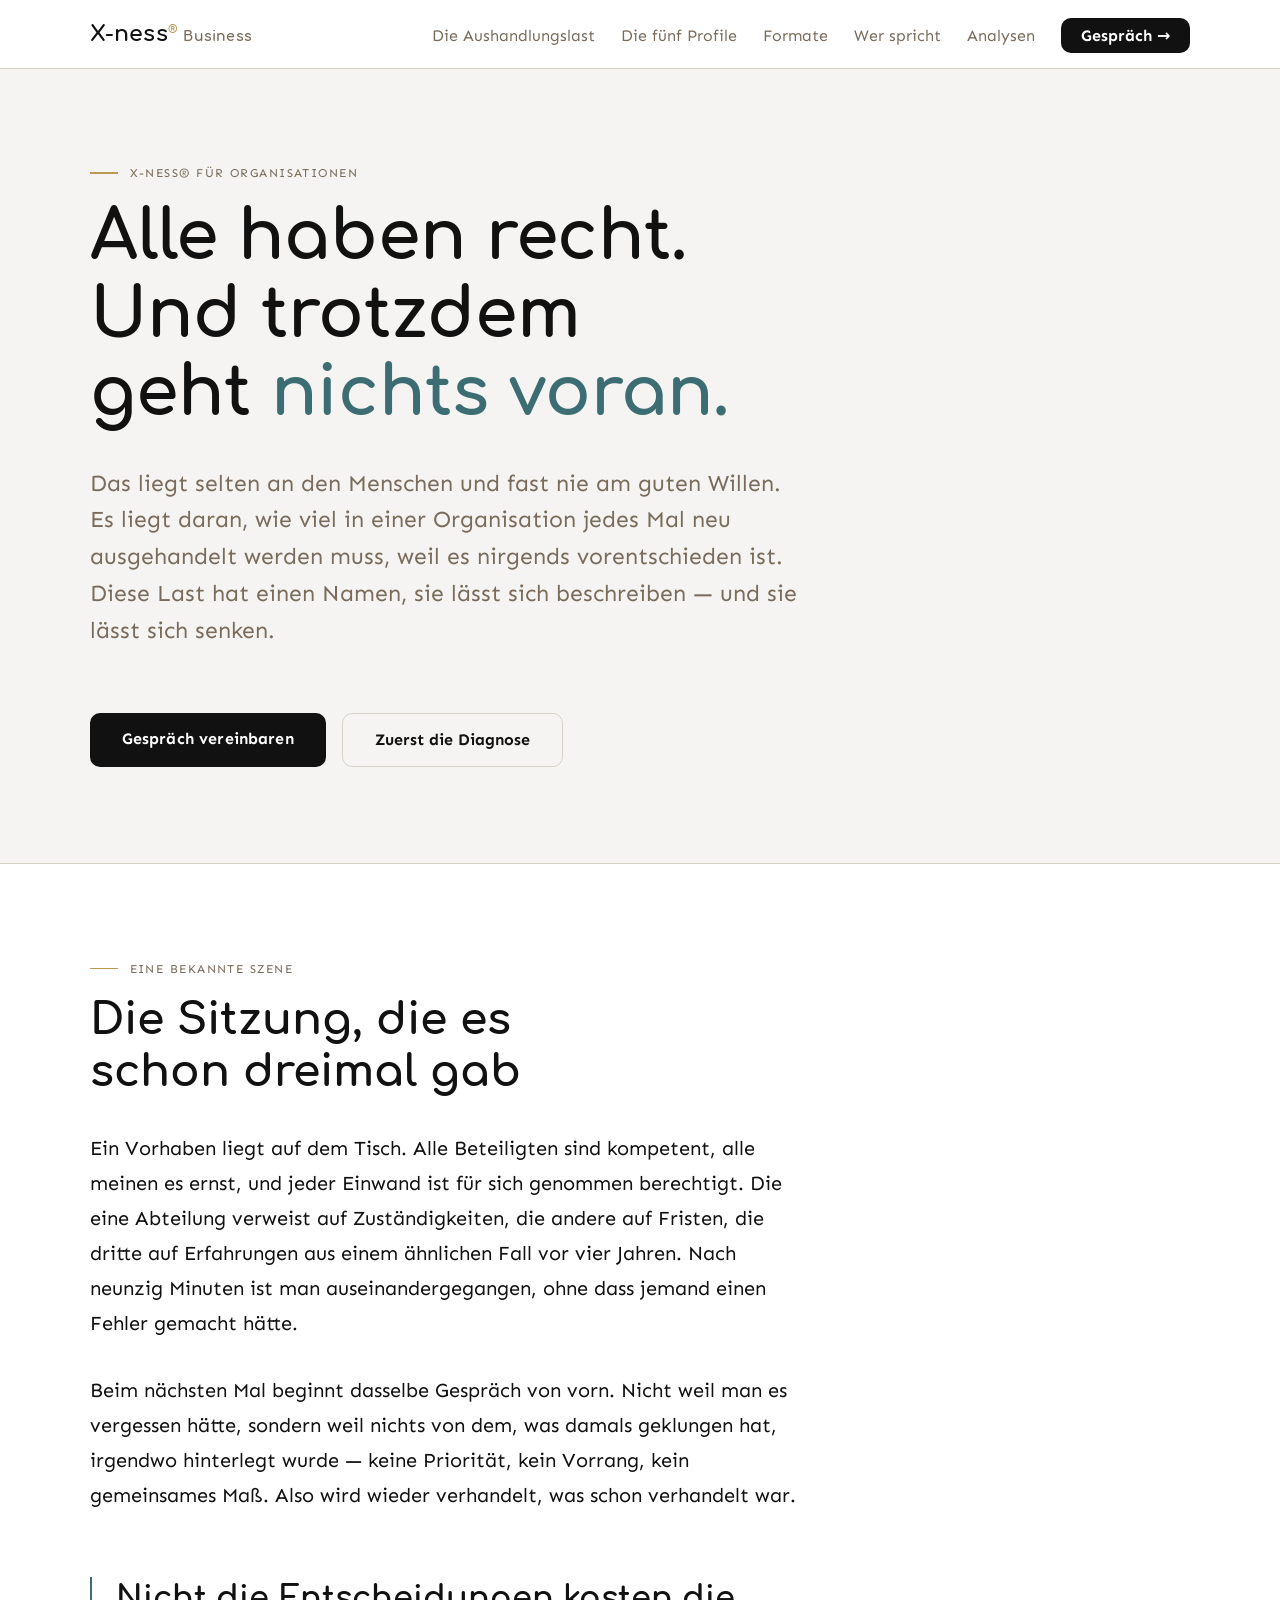
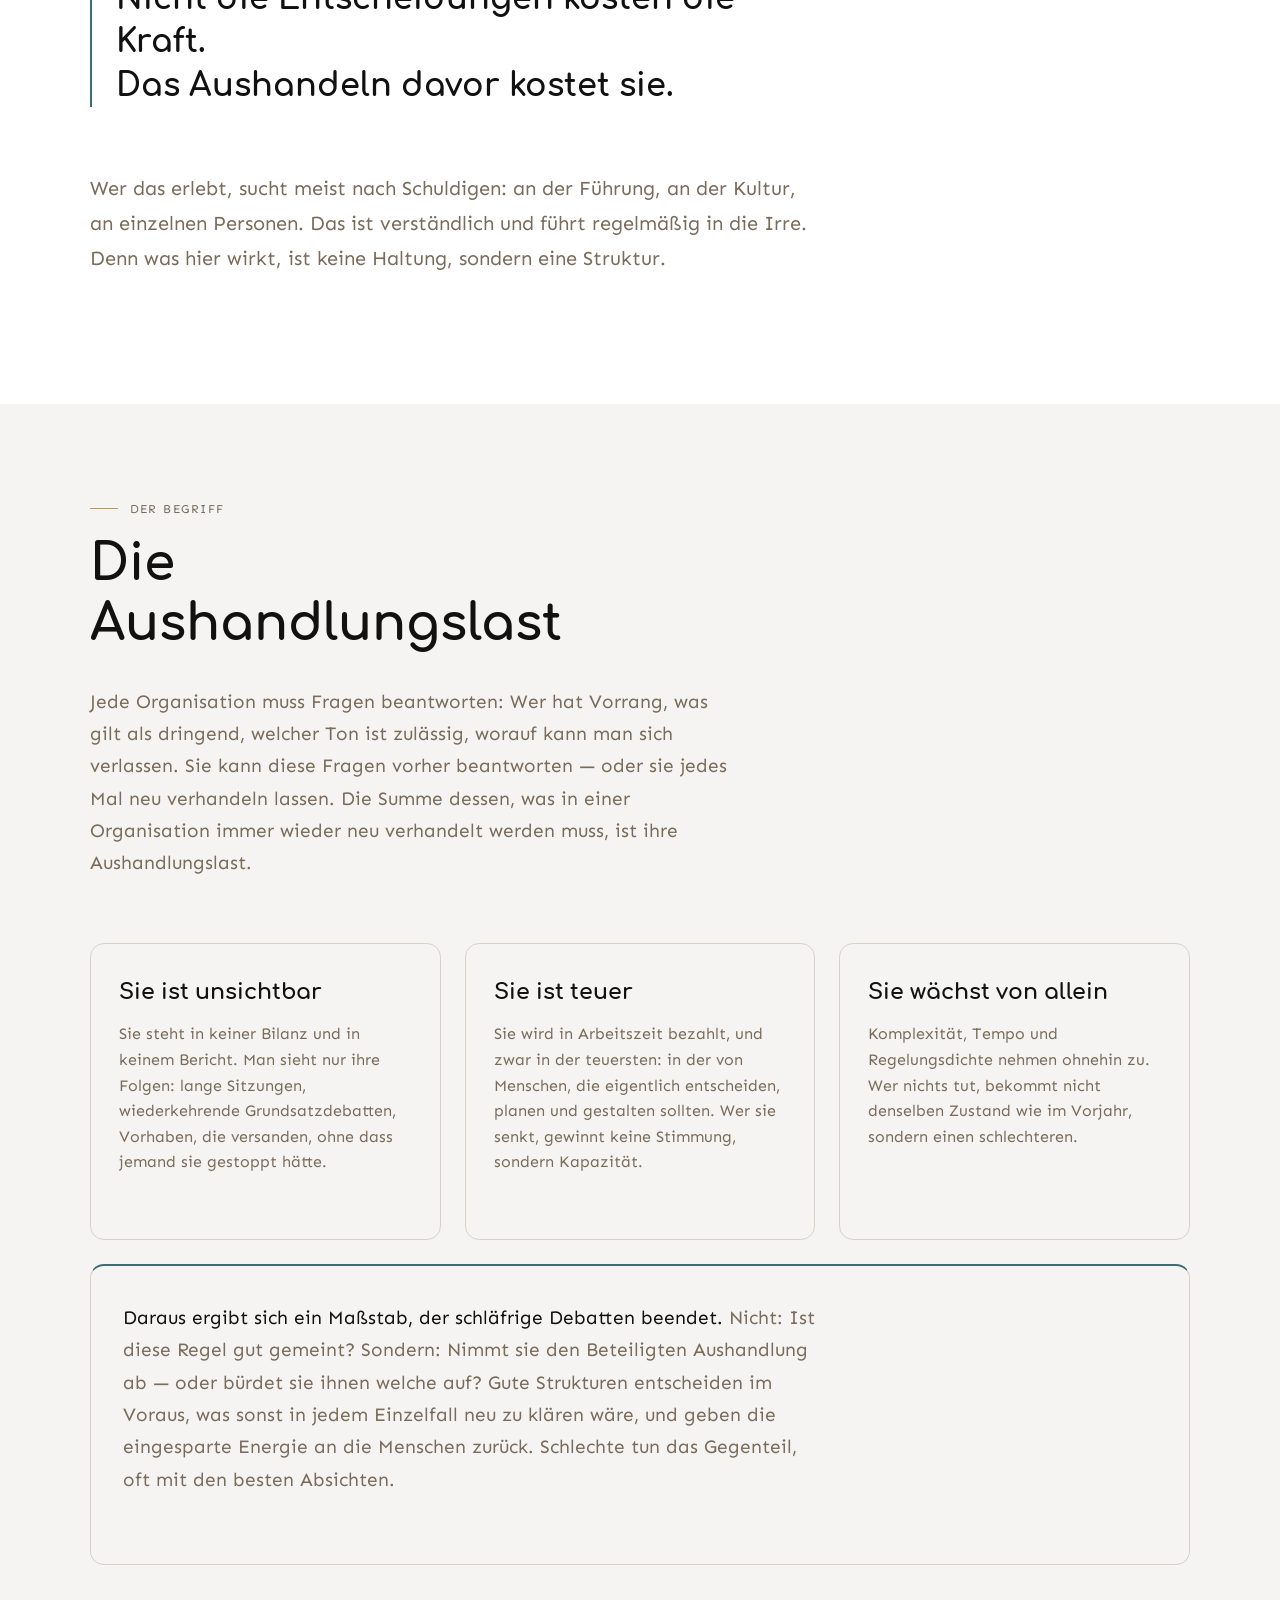
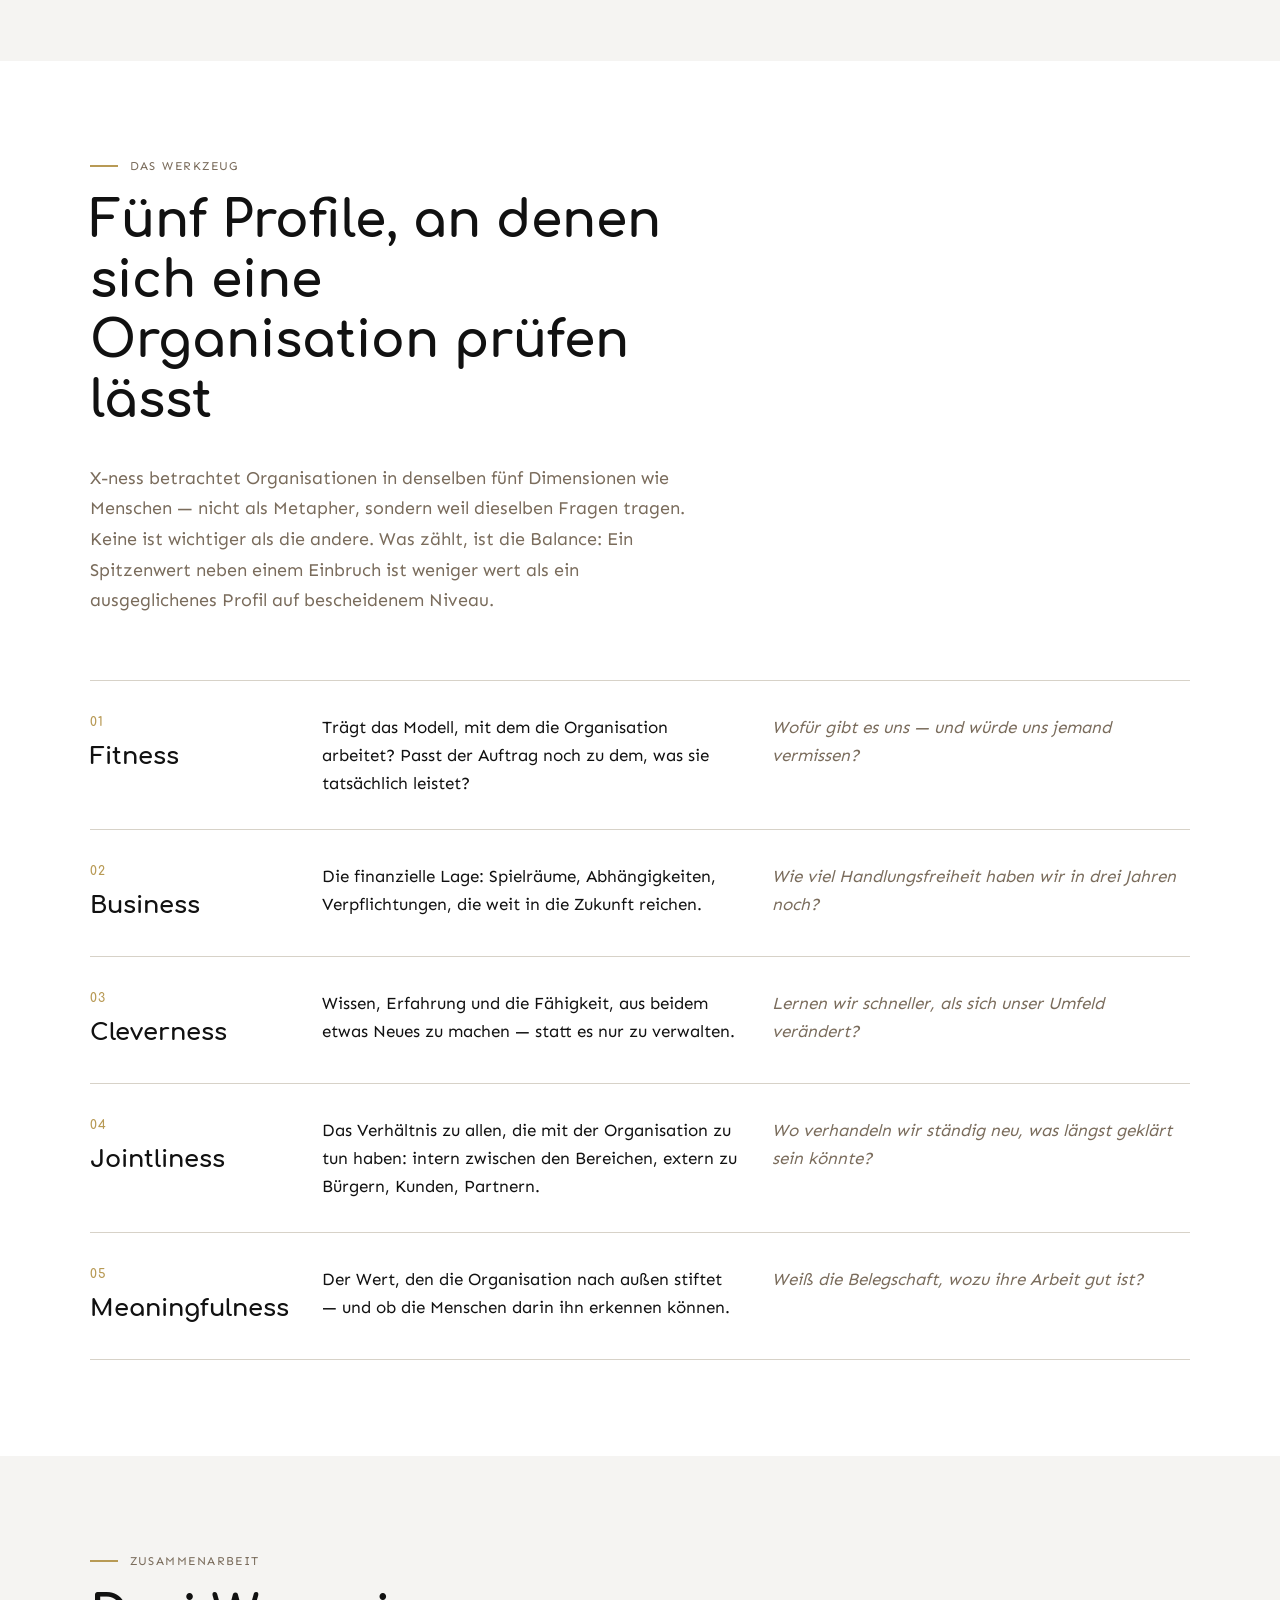
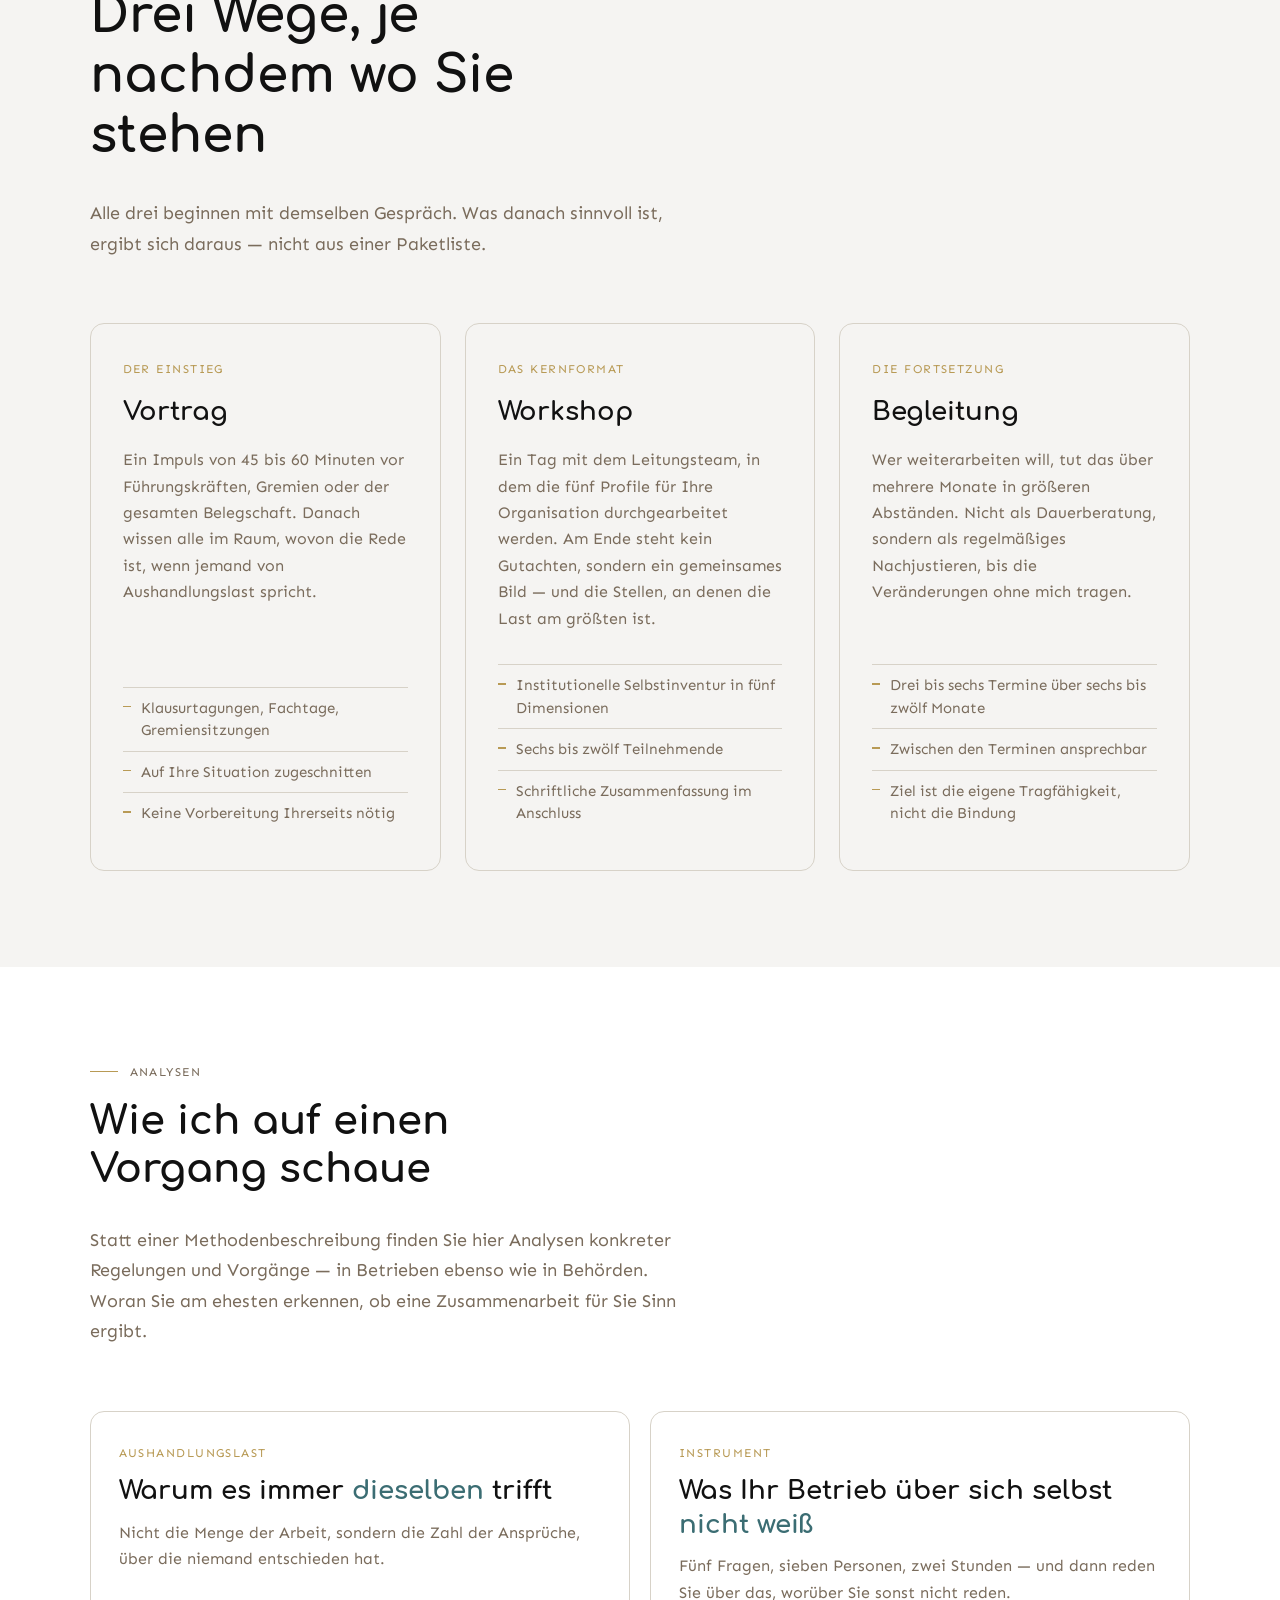
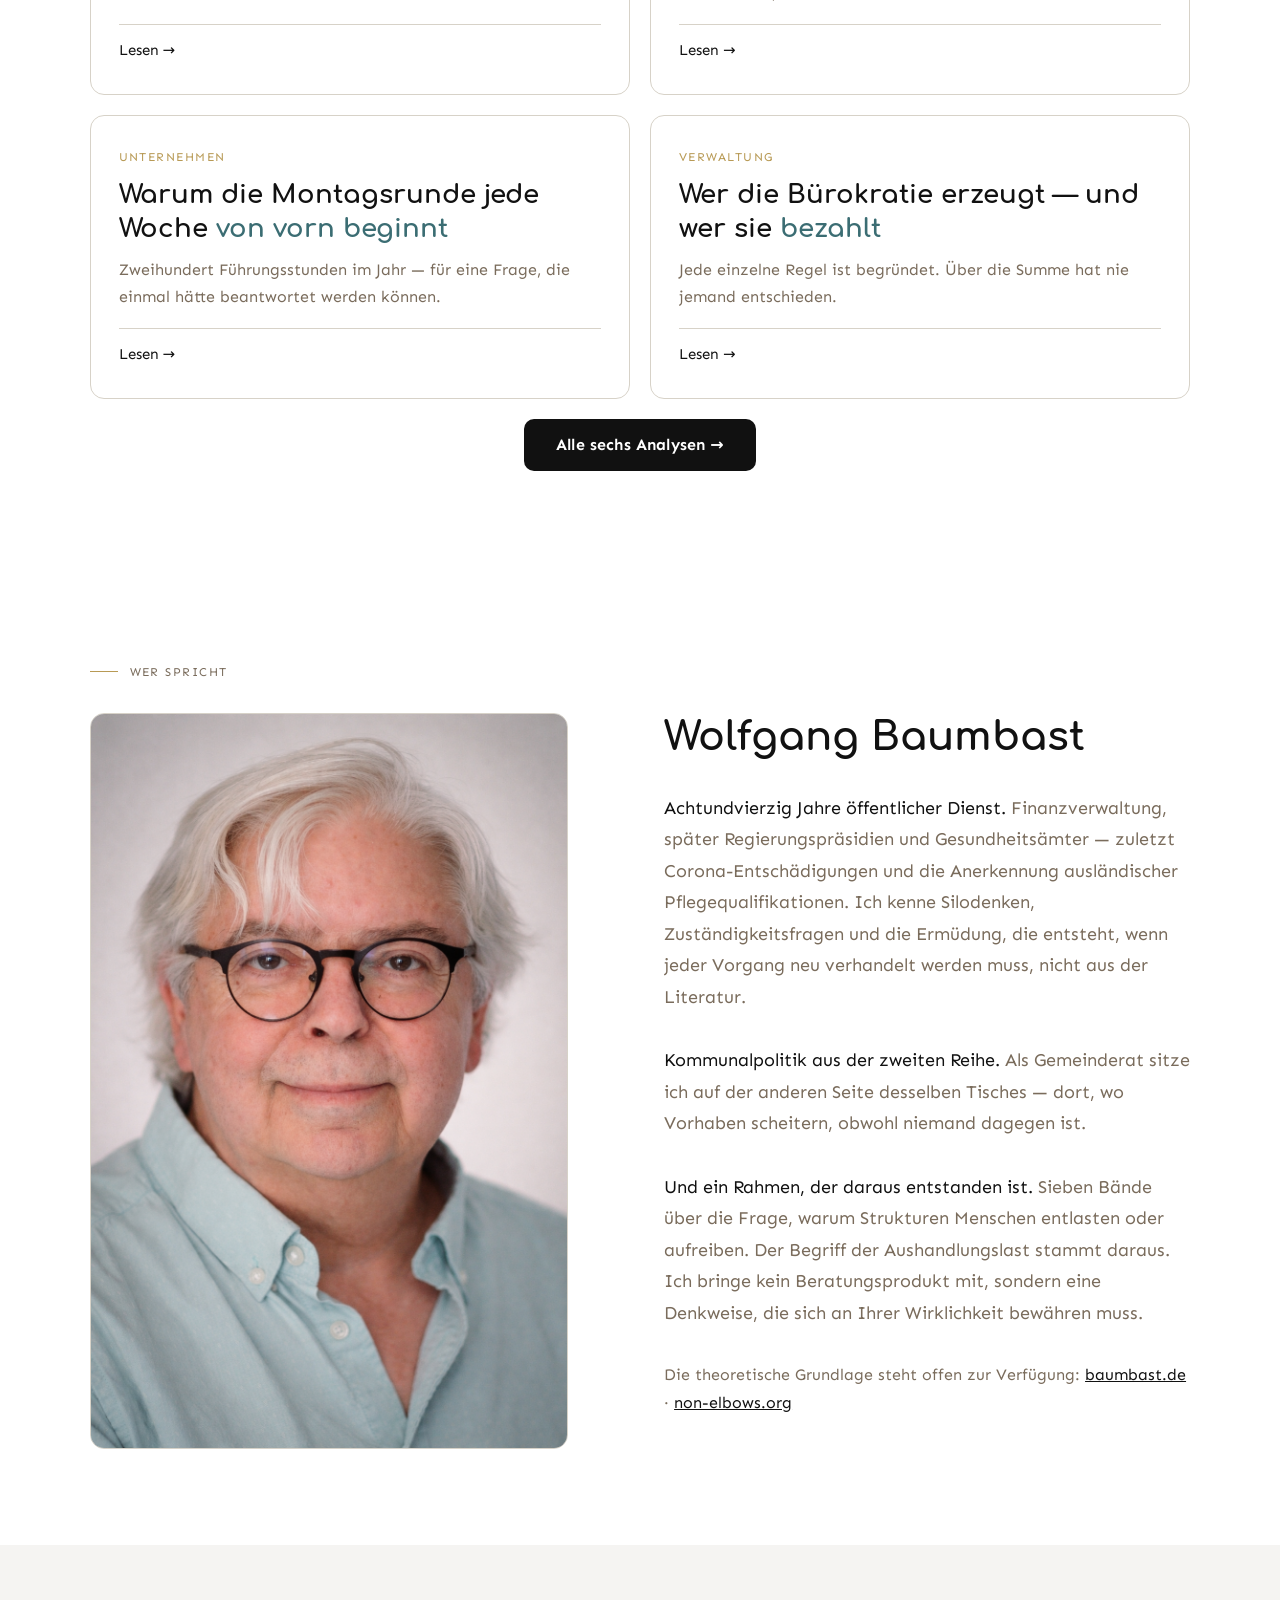
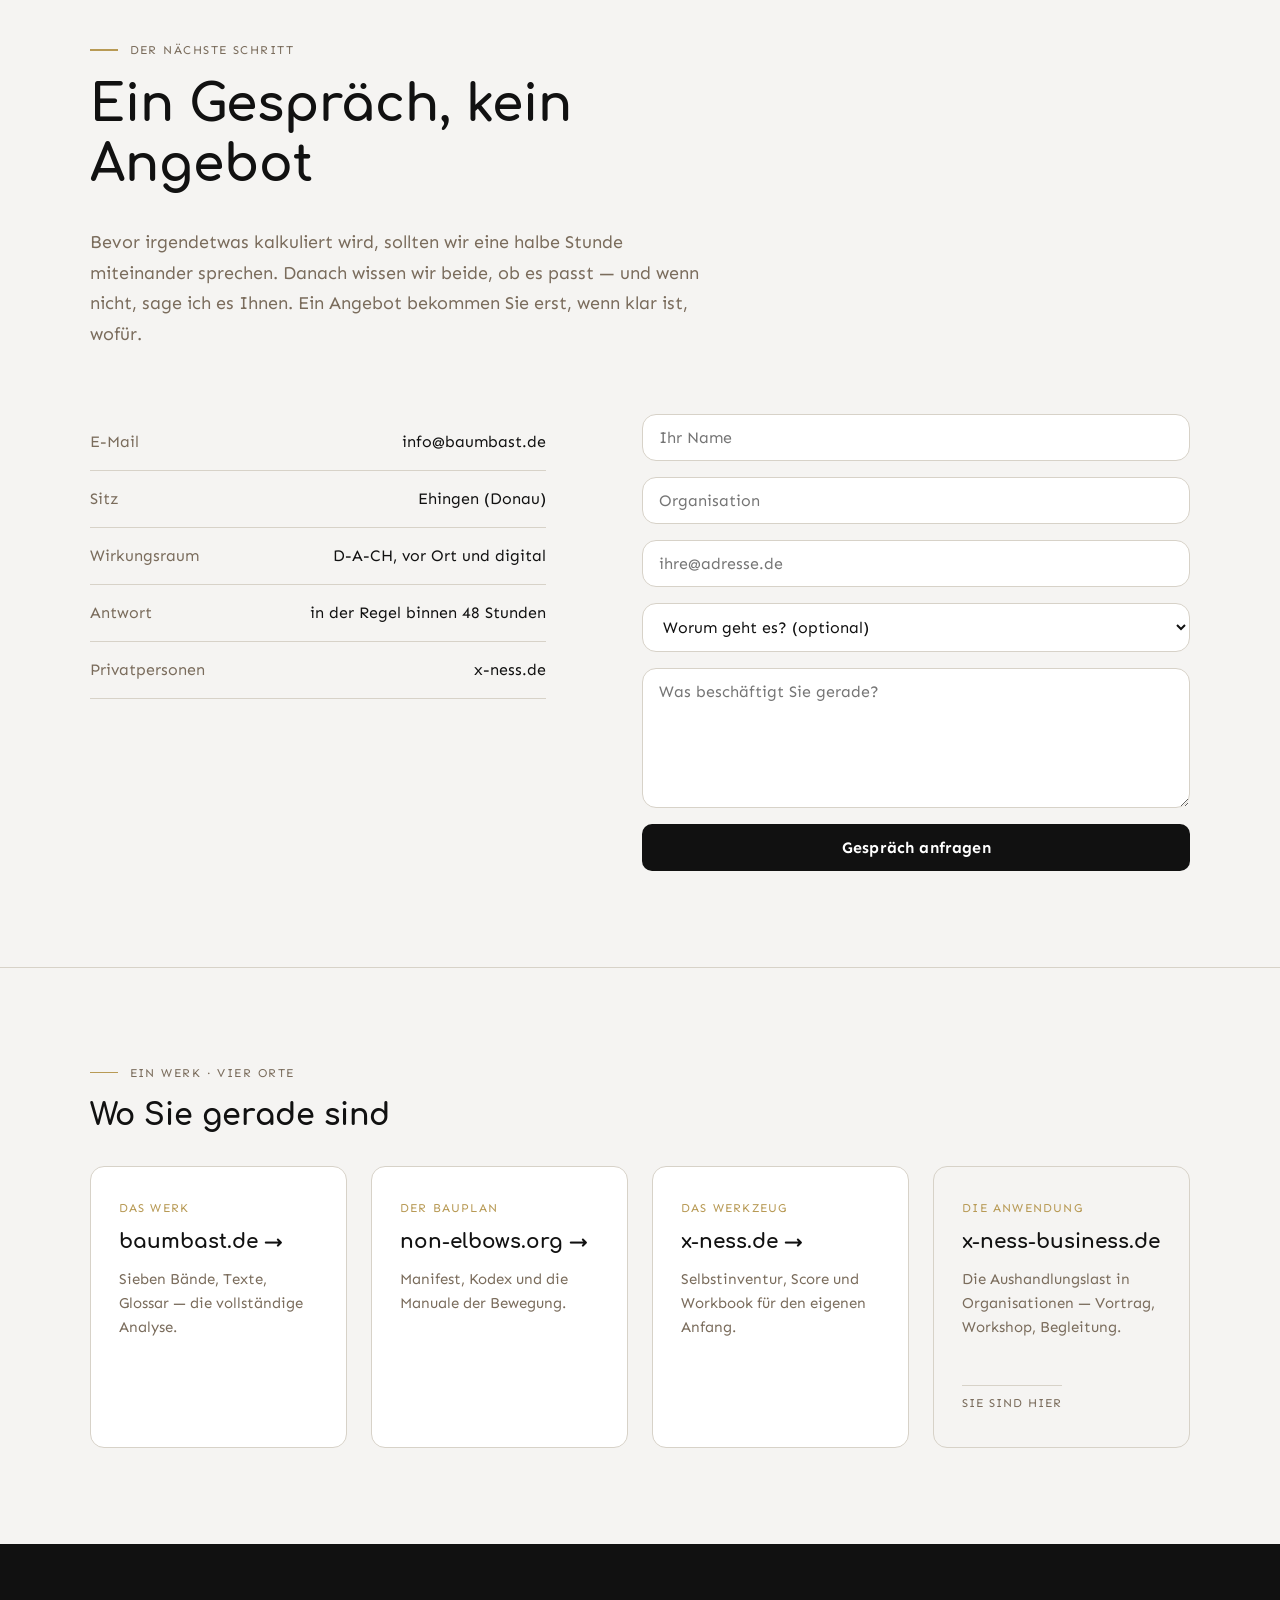
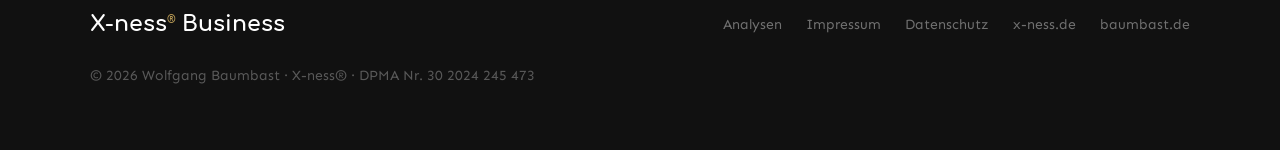
<file: index.html>
<!DOCTYPE html>
<html lang="de">
<head>
<meta charset="UTF-8">
<meta name="viewport" content="width=device-width, initial-scale=1.0">
<title>X-ness&reg; Business &mdash; Die Aushandlungslast in Organisationen senken</title>
<meta name="description" content="Alle haben recht und trotzdem geht nichts voran. Warum das an Strukturen liegt, nicht an Menschen &mdash; und wie sich die Aushandlungslast einer Organisation beschreiben und senken l&auml;sst. Vortrag, Workshop, Begleitung.">
<meta name="author" content="Wolfgang Baumbast">
<link rel="canonical" href="https://www.x-ness-business.de/">
<meta property="og:type" content="website">
<meta property="og:url" content="https://www.x-ness-business.de/">
<meta property="og:title" content="X-ness&reg; Business &mdash; Die Aushandlungslast in Organisationen senken">
<meta property="og:description" content="Nicht die Entscheidungen kosten die Kraft. Das Aushandeln davor kostet sie.">
<meta property="og:locale" content="de_DE">
<link rel="stylesheet" href="fonts.css">
<style>
:root {
  --black:     #111111;
  --white:     #FFFFFF;
  --gold:      #B89A55;
  --stone:     #D7D2C8;
  --taupe:     #7A6C5C;
  --petrol:    #3B6D73;
  --gray:      #F5F4F2;
  --serif:     'Non-Elbow-Sans', Georgia, serif;
  --sans:      'Sen', system-ui, sans-serif;
  /* Spacing per spec */
  --sp-xl:     96px;
  --sp-lg:     64px;
  --sp-md:     32px;
  --sp-sm:     16px;
  /* Layout */
  --max:       1280px;
  --read:      720px;
  --pad:       clamp(24px, 7vw, 96px);
}
*, *::before, *::after { box-sizing: border-box; margin: 0; padding: 0; }
html { scroll-behavior: smooth; }
body {
  font-family: var(--sans);
  font-size: 20px;
  color: var(--black);
  background: var(--white);
  line-height: 1.5;
}
.score-klar { margin-top: var(--sp-xl); display: grid; grid-template-columns: 1fr 1fr; gap: 24px; }
.sk-box { border: 1.5px solid var(--stone); border-radius: 14px; padding: 32px 28px; background: var(--white); }
.sk-box.sk-nicht { background: transparent; }
.sk-label { font-size: 12px; letter-spacing: .1em; text-transform: uppercase; color: var(--gold); margin-bottom: 12px; }
.sk-box ul { list-style: none; margin: 0; padding: 0; }
.sk-box li { font-size: 16px; color: var(--taupe); line-height: 1.55; padding: 10px 0 10px 20px; position: relative; border-bottom: 1px solid var(--stone); }
.sk-box li:last-child { border-bottom: none; }
.sk-box li::before { content: ''; position: absolute; left: 0; top: 20px; width: 8px; height: 1.5px; background: var(--gold); }
.sk-fazit { grid-column: 1 / -1; border: 1.5px solid var(--stone); border-top: 2px solid var(--gold); border-radius: 14px; padding: 36px 32px; background: var(--white); }
.sk-fazit h3 { font-family: var(--serif); font-size: 28px; margin-bottom: var(--sp-sm); }
.sk-fazit p { font-size: 18px; line-height: 1.7; color: var(--taupe); max-width: 68ch; }
.sk-fazit p + p { margin-top: var(--sp-sm); }
.sk-fazit strong { color: var(--black); font-weight: 400; }
@media (max-width: 800px) { .score-klar { grid-template-columns: 1fr; } }

.imp-box { max-width: 640px; margin: 0 auto; text-align: center; }
.imp-form { display: flex; gap: 12px; max-width: 440px; margin: var(--sp-md) auto 0; }
.imp-form input { width: 100%; padding: 13px 16px; border: 1.5px solid var(--stone); border-radius: 14px; font-family: var(--sans); font-size: 16px; color: var(--black); outline: none; background: var(--white); transition: border-color .2s; }
.imp-form input:focus { border-color: var(--black); }
.imp-note { font-size: 13px; color: var(--taupe); margin-top: var(--sp-sm); }
.imp-note a { color: var(--taupe); }
.kt-grid { display: grid; grid-template-columns: 1fr 1.2fr; gap: var(--sp-xl); margin-top: var(--sp-lg); }
.kt-row { display: flex; justify-content: space-between; gap: 16px; padding: 16px 0; border-bottom: 1.5px solid var(--stone); font-size: 16px; }
.kt-row span { color: var(--taupe); }
.kt-row a { color: var(--black); text-decoration: none; }
.kt-form { display: flex; flex-direction: column; gap: 16px; }
.kt-form input, .kt-form textarea { width: 100%; padding: 13px 16px; border: 1.5px solid var(--stone); border-radius: 14px; font-family: var(--sans); font-size: 16px; color: var(--black); outline: none; background: var(--white); transition: border-color .2s; }
.kt-form input:focus, .kt-form textarea:focus { border-color: var(--black); }
.kt-form textarea { min-height: 150px; resize: vertical; }
@media (max-width: 860px) { .kt-grid { grid-template-columns: 1fr; } }

/* DREI HÄUSER */
.haeuser-band { background: var(--gray); border-top: 1.5px solid var(--stone); }
.haeuser-grid { display: grid; grid-template-columns: repeat(auto-fit, minmax(230px, 1fr)); gap: 24px; margin-top: var(--sp-md); }
.hd-haus {
  display: block; background: var(--white); border: 1.5px solid var(--stone);
  border-radius: 14px; padding: 32px 28px; text-decoration: none; color: var(--black);
  transition: box-shadow .2s;
}
a.hd-haus:hover { box-shadow: 0 8px 24px rgba(17,17,17,.12); }
.hd-hier { background: transparent; }
.hd-rolle { display: block; font-size: 12px; letter-spacing: .1em; text-transform: uppercase; color: var(--gold); margin-bottom: 10px; }
.hd-name { display: block; font-family: var(--serif); font-size: 20px; margin-bottom: 10px; }
.hd-text { font-size: 15px; color: var(--taupe); line-height: 1.6; }
.hd-marke { display: inline-block; margin-top: 14px; font-size: 12px; letter-spacing: .08em; text-transform: uppercase; color: var(--taupe); border-top: 1.5px solid var(--stone); padding-top: 8px; }
@media (max-width: 760px) { .haeuser-grid { grid-template-columns: 1fr; } }

/* BRÜCKE */
.bruecke {
  margin-top: var(--sp-lg);
  padding-top: var(--sp-md);
  border-top: 1.5px solid var(--stone);
  max-width: var(--read);
}
.bruecke p {
  font-size: 17px;
  line-height: 1.65;
  color: var(--taupe);
  margin-bottom: var(--sp-sm);
}
.bruecke a {
  font-size: 16px;
  color: var(--black);
  text-decoration: none;
  border-bottom: 1.5px solid var(--stone);
  padding-bottom: 4px;
  transition: border-color .2s;
}
.bruecke a:hover { border-bottom-color: var(--black); }

/* NAV */
nav {
  position: fixed; top: 0; left: 0; right: 0; z-index: 100;
  background: rgba(255,255,255,.97);
  backdrop-filter: blur(8px);
  border-bottom: 1.5px solid var(--stone);
  padding: 0 var(--pad);
}
.nav-inner {
  max-width: var(--max); margin: 0 auto;
  display: flex; align-items: center; justify-content: space-between; height: 68px;
}
.nav-logo { font-family: var(--serif); font-size: 22px; color: var(--black); text-decoration: none; letter-spacing: .01em; }
.nav-logo sup { font-size: 11px; color: var(--gold); vertical-align: super; }
.nav-links { display: flex; gap: 26px; list-style: none; }
.nav-links a { font-size: 16px; font-weight: 400; color: var(--taupe); text-decoration: none; transition: color .2s; }
.nav-links a:hover { color: var(--black); }
/* Buttons per spec: primary=black/white, secondary=white/black border */
.btn-primary {
  display: inline-block;
  background: var(--black); color: var(--white);
  font-family: var(--sans); font-size: 16px; font-weight: 700;
  padding: 14px 32px; border-radius: 10px;
  text-decoration: none; border: none; cursor: pointer;
  transition: opacity .2s; letter-spacing: .01em;
}
.btn-primary:hover { opacity: .85; }
.btn-secondary {
  display: inline-block;
  background: var(--white); color: var(--black);
  font-family: var(--sans); font-size: 16px; font-weight: 400;
  padding: 13px 32px; border-radius: 10px;
  text-decoration: none; border: 1.5px solid var(--black); cursor: pointer;
  transition: background .2s;
}
.btn-secondary:hover { background: var(--gray); }
.nav-cta { background: var(--black) !important; color: var(--white) !important; padding: 8px 20px; border-radius: 10px; font-weight: 700 !important; }
.nav-cta:hover { opacity: .85 !important; color: var(--white) !important; }
@media (max-width: 680px) { .nav-links { display: none; } }
/* FOOTER */
footer {
  background: var(--black); padding: var(--sp-lg) var(--pad);
  color: rgba(255,255,255,.4); font-size: 14px; font-weight: 400;
}
.footer-inner {
  max-width: var(--max); margin: 0 auto;
  display: flex; justify-content: space-between; align-items: center; flex-wrap: wrap; gap: var(--sp-md);
}
.footer-logo { font-family: var(--serif); font-size: 20px; color: rgba(255,255,255,.7); text-decoration: none; }
.footer-logo sup { font-size: 10px; color: var(--gold); }
.footer-links { display: flex; gap: 24px; flex-wrap: wrap; list-style: none; }
.footer-links a { color: rgba(255,255,255,.4); text-decoration: none; transition: color .2s; }
.footer-links a:hover { color: rgba(255,255,255,.8); }
/* TYPOGRAPHY */
h1 { font-family: var(--serif); font-weight: 400; color: var(--black); line-height: 1.15; }
h2 { font-family: var(--serif); font-weight: 400; color: var(--black); line-height: 1.2; }
h3 { font-family: var(--serif); font-weight: 400; color: var(--black); margin-bottom: var(--sp-sm); }
p { font-weight: 400; line-height: 1.5; margin-bottom: var(--sp-md); color: var(--taupe); }
p strong { font-weight: 700; color: var(--black); }
.eyebrow {
  font-size: 12px; letter-spacing: .12em; text-transform: uppercase;
  color: var(--taupe); margin-bottom: var(--sp-sm);
  display: flex; align-items: center; gap: 12px;
}
.eyebrow::before { content: ''; width: 28px; height: 1.5px; background: var(--gold); flex-shrink: 0; }
/* SECTIONS */
section { padding: var(--sp-xl) var(--pad); }
.section-inner { max-width: var(--max); margin: 0 auto; }
.read-inner { max-width: var(--read); margin: 0 auto; }
.page-wrap { max-width: var(--read); margin: 0 auto; padding: 120px var(--pad) var(--sp-xl); }


/* ── HERO ── */
.hero {
  padding: 160px var(--pad) var(--sp-xl);
  background: var(--white);
  border-bottom: 1.5px solid var(--stone);
}
.hero-inner {
  max-width: var(--max); margin: 0 auto;
  display: grid; grid-template-columns: 1fr 1fr;
  gap: 80px; align-items: center;
}
.hero h1 {
  font-size: clamp(48px, 6vw, 72px);
  color: var(--black); margin-bottom: var(--sp-md);
}
.hero h1 em { font-style: italic; color: var(--taupe); }
.hero-sub {
  font-size: 20px; color: var(--taupe); max-width: 44ch;
  line-height: 1.6; margin-bottom: var(--sp-lg);
}
.hero-btns { display: flex; gap: 16px; flex-wrap: wrap; }

/* Score card */
.score-card {
  border: 1.5px solid var(--stone); border-radius: 14px;
  padding: 40px; background: var(--white);
  box-shadow: 0 6px 24px rgba(17,17,17,.08);
}
.score-card-title {
  font-family: var(--serif); font-size: 18px; color: var(--black);
  margin-bottom: var(--sp-md);
}
.dim-row { display: flex; align-items: center; gap: 14px; margin-bottom: 14px; }
.dim-label { font-size: 14px; color: var(--taupe); width: 120px; flex-shrink: 0; }
.dim-bar-bg { flex: 1; height: 4px; background: var(--stone); border-radius: 20px; overflow: hidden; }
.dim-bar-fill { height: 100%; background: var(--black); border-radius: 20px; }
.dim-val { font-size: 13px; color: var(--taupe); width: 28px; text-align: right; }
.score-total {
  margin-top: var(--sp-md); padding-top: var(--sp-md);
  border-top: 1.5px solid var(--stone);
  display: flex; justify-content: space-between; align-items: baseline;
}
.score-total-label { font-size: 13px; color: var(--taupe); }
.score-total-val { font-family: var(--serif); font-size: 40px; color: var(--black); }
.score-total-val span { font-size: 16px; color: var(--taupe); font-family: var(--sans); }

@media (max-width: 900px) {
  .hero-inner { grid-template-columns: 1fr; gap: 48px; }
  .score-card { display: none; }
}

/* ── WARUM ── */
.warum { background: var(--white); }
.warum-grid {
  display: grid; grid-template-columns: repeat(3,1fr); gap: 0;
  margin-top: var(--sp-lg); border: 1.5px solid var(--stone); border-radius: 14px;
  overflow: hidden;
}
.warum-item {
  padding: 40px 32px;
  border-right: 1.5px solid var(--stone);
}
.warum-item:last-child { border-right: none; }
.warum-num { font-family: var(--serif); font-size: 56px; color: var(--stone); line-height: 1; margin-bottom: var(--sp-md); }
.warum-title { font-family: var(--serif); font-size: 24px; color: var(--black); margin-bottom: var(--sp-sm); }
.warum-text { font-size: 16px; color: var(--taupe); line-height: 1.6; margin: 0; }
@media (max-width: 800px) {
  .warum-grid { grid-template-columns: 1fr; }
  .warum-item { border-right: none; border-bottom: 1.5px solid var(--stone); }
  .warum-item:last-child { border-bottom: none; }
}

/* ── SCORE ── */
.score-section { background: var(--gray); }
.score-grid {
  display: grid; grid-template-columns: 1fr 1fr; gap: var(--sp-xl);
  align-items: start; margin-top: var(--sp-lg);
}
.score-box {
  border: 1.5px solid var(--stone); border-radius: 14px; padding: 32px;
  background: var(--white);
}
.score-box-label { font-size: 12px; letter-spacing: .1em; text-transform: uppercase; color: var(--taupe); margin-bottom: 10px; }
.score-box-title { font-family: var(--serif); font-size: 26px; color: var(--black); margin-bottom: 14px; }
.score-box-text { font-size: 16px; color: var(--taupe); line-height: 1.6; margin: 0; }
.score-effects { margin-top: var(--sp-lg); display: flex; flex-direction: column; gap: var(--sp-md); }
.score-effect { display: flex; gap: 16px; align-items: flex-start; }
.score-effect-line { width: 1.5px; background: var(--stone); flex-shrink: 0; height: 24px; margin-top: 4px; }
.score-effect-text { font-size: 18px; color: var(--black); line-height: 1.5; margin: 0; }
.score-effect-text span { color: var(--taupe); font-size: 15px; display: block; margin-top: 4px; }
@media (max-width: 800px) { .score-grid { grid-template-columns: 1fr; } }

/* ── DIMENSIONEN ── */
.dims-section { background: var(--white); }
.dims-grid {
  display: grid; grid-template-columns: repeat(5,1fr); gap: 0;
  margin-top: var(--sp-lg); border: 1.5px solid var(--stone);
  border-radius: 14px; overflow: hidden;
}
.dim-card {
  padding: 32px 24px; border-right: 1.5px solid var(--stone);
  transition: background .2s;
}
.dim-card:last-child { border-right: none; }
.dim-card:hover { background: var(--gray); }
.dim-icon { font-size: 20px; margin-bottom: var(--sp-md); }
.dim-name { font-family: var(--serif); font-size: 20px; color: var(--black); margin-bottom: 8px; }
.dim-desc { font-size: 14px; color: var(--taupe); line-height: 1.6; margin: 0; }
@media (max-width: 900px) {
  .dims-grid { grid-template-columns: 1fr 1fr; }
  .dim-card { border-right: none; border-bottom: 1.5px solid var(--stone); }
  .dim-card:last-child { border-bottom: none; }
}

/* ── INSTITUTIONEN ── */
.inst-section { background: var(--gray); }
.inst-grid {
  display: grid; grid-template-columns: 1fr 1fr; gap: var(--sp-xl);
  align-items: center; margin-top: var(--sp-lg);
}
.inst-dims { display: flex; flex-direction: column; gap: 12px; }
.inst-dim {
  padding: 20px 24px; border: 1.5px solid var(--stone); border-radius: 14px;
  background: var(--white); display: flex; justify-content: space-between; align-items: center;
}
.inst-dim-name { font-family: var(--serif); font-size: 18px; color: var(--black); }
.inst-dim-sub { font-size: 13px; color: var(--taupe); }
@media (max-width: 800px) { .inst-grid { grid-template-columns: 1fr; } }

/* ── ÜBER WOLFGANG ── */
.ueber-section { background: var(--white); }
.ueber-grid {
  display: grid; grid-template-columns: 360px 1fr; gap: var(--sp-xl);
  align-items: start; margin-top: var(--sp-lg);
}
.ueber-portrait {
  border-radius: 14px; overflow: hidden;
  box-shadow: 0 6px 24px rgba(17,17,17,.12);
  aspect-ratio: 3/4;
  background: var(--gray);
}
.ueber-portrait img {
  width: 100%; height: 100%; object-fit: cover; display: block;
}
.ueber-links { margin-top: var(--sp-md); display: flex; flex-direction: column; gap: 8px; }
.ueber-links a { font-size: 16px; color: var(--black); text-decoration: none; border-bottom: 1px solid var(--stone); padding-bottom: 8px; }
.ueber-links a:hover { border-color: var(--black); }
@media (max-width: 800px) {
  .ueber-grid { grid-template-columns: 1fr; }
  .ueber-portrait { max-width: 280px; }
}

/* ── CTA ── */
.cta-section {
  background: var(--white); border-top: 1.5px solid var(--stone);
}
.cta-inner { max-width: 640px; margin: 0 auto; text-align: center; }
.cta-inner h2 { font-size: 42px; margin-bottom: var(--sp-md); }
.cta-inner p { margin-bottom: var(--sp-lg); }

/* ── x-ness-business.de ── */
.b-hero { padding: calc(68px + var(--sp-xl)) var(--pad) var(--sp-xl); background: var(--gray); border-bottom: 1.5px solid var(--stone); }
.b-hero-inner { max-width: var(--max); margin: 0 auto; }
.b-hero h1 { font-size: clamp(38px, 5.6vw, 68px); max-width: 17ch; }
.b-hero h1 em { font-style: normal; color: var(--petrol); }
.b-lead { font-size: clamp(19px, 2vw, 23px); color: var(--taupe); max-width: 60ch; margin-top: var(--sp-md); line-height: 1.6; }
.b-cta-row { display: flex; gap: 16px; flex-wrap: wrap; margin-top: var(--sp-lg); }
.btn-line { display: inline-block; font-family: var(--sans); font-size: 16px; font-weight: 700; color: var(--black); text-decoration: none; padding: 14px 32px; border: 1.5px solid var(--stone); border-radius: 10px; background: transparent; transition: border-color .2s; }
.btn-line:hover { border-color: var(--black); }

/* Szene */
.b-szene { max-width: var(--read); }
.b-szene p { font-size: 20px; line-height: 1.75; color: var(--black); margin-bottom: var(--sp-md); }
.b-szene p.b-quiet { color: var(--taupe); }
.b-szene .b-punkt { font-family: var(--serif); font-size: clamp(24px, 3vw, 32px); line-height: 1.35; border-left: 2px solid var(--petrol); padding-left: 24px; margin: var(--sp-lg) 0; }

/* Last-Rechnung */
.b-last { display: grid; grid-template-columns: repeat(3, 1fr); gap: 24px; margin-top: var(--sp-lg); }
.b-last-box { border: 1.5px solid var(--stone); border-radius: 14px; padding: 32px 28px; }
.b-last-box h3 { font-family: var(--serif); font-size: 22px; font-weight: 400; margin-bottom: 12px; }
.b-last-box p { font-size: 16px; color: var(--taupe); line-height: 1.6; }
.b-last-fazit { grid-column: 1 / -1; border: 1.5px solid var(--stone); border-top: 2px solid var(--petrol); border-radius: 14px; padding: 36px 32px; background: var(--gray); }
.b-last-fazit p { font-size: 19px; line-height: 1.7; color: var(--taupe); max-width: 70ch; }
.b-last-fazit strong { color: var(--black); font-weight: 400; }

/* Fünf Profile */
.b-dim { border-top: 1.5px solid var(--stone); }
.b-dim-row { display: grid; grid-template-columns: 200px 1fr 1fr; gap: 32px; padding: 32px 0; border-bottom: 1.5px solid var(--stone); align-items: start; }
.b-dim-name { font-family: var(--serif); font-size: 24px; }
.b-dim-num { font-size: 12px; letter-spacing: .12em; color: var(--gold); display: block; margin-bottom: 8px; }
.b-dim-was { font-size: 17px; line-height: 1.65; }
.b-dim-frage { font-size: 17px; line-height: 1.65; color: var(--taupe); font-style: italic; }

/* Formate */
.b-formate { display: grid; grid-template-columns: repeat(3, 1fr); gap: 24px; margin-top: var(--sp-lg); }
.b-format { border: 1.5px solid var(--stone); border-radius: 14px; padding: 36px 32px; display: flex; flex-direction: column; }
.b-format .b-f-tag { font-size: 12px; letter-spacing: .12em; text-transform: uppercase; color: var(--gold); margin-bottom: 14px; }
.b-format h3 { font-family: var(--serif); font-size: 26px; font-weight: 400; margin-bottom: var(--sp-sm); }
.b-format p { font-size: 16px; color: var(--taupe); line-height: 1.65; margin-bottom: var(--sp-md); flex: 1; }
.b-format ul { list-style: none; }
.b-format li { font-size: 15px; color: var(--taupe); padding: 9px 0 9px 18px; position: relative; border-top: 1px solid var(--stone); }
.b-format li::before { content: ''; position: absolute; left: 0; top: 18px; width: 8px; height: 1.5px; background: var(--gold); }

/* Wer */
.b-wer { display: grid; grid-template-columns: 1fr 1.1fr; gap: var(--sp-xl); align-items: stretch; }
.b-wer img { width: 100%; height: 100%; object-fit: cover; object-position: 50% 20%; border-radius: 14px; border: 1.5px solid var(--stone); display: block; }
.b-wer p { font-size: 18px; line-height: 1.75; color: var(--taupe); margin-bottom: var(--sp-md); }
.b-wer p strong { color: var(--black); font-weight: 400; }
.b-wer a { white-space: nowrap; }

/* Kontakt */
.b-kt-grid { display: grid; grid-template-columns: 1fr 1.2fr; gap: var(--sp-xl); margin-top: var(--sp-lg); }
.b-kt-row { display: flex; justify-content: space-between; gap: 16px; padding: 16px 0; border-bottom: 1.5px solid var(--stone); font-size: 16px; }
.b-kt-row span { color: var(--taupe); }
.b-kt-row a, .b-kt-row .b-val { color: var(--black); text-decoration: none; }
.b-kt-form { display: flex; flex-direction: column; gap: 16px; }
.b-kt-form input, .b-kt-form textarea, .b-kt-form select { width: 100%; padding: 13px 16px; border: 1.5px solid var(--stone); border-radius: 14px; font-family: var(--sans); font-size: 16px; color: var(--black); background: var(--white); outline: none; transition: border-color .2s; }
.b-kt-form input:focus, .b-kt-form textarea:focus, .b-kt-form select:focus { border-color: var(--black); }
.b-kt-form textarea { min-height: 140px; resize: vertical; }

/* Drei Häuser */
.haeuser-band { background: var(--gray); border-top: 1.5px solid var(--stone); }
.haeuser-grid { display: grid; grid-template-columns: repeat(auto-fit, minmax(230px, 1fr)); gap: 24px; margin-top: var(--sp-md); }
.hd-haus { display: block; background: var(--white); border: 1.5px solid var(--stone); border-radius: 14px; padding: 32px 28px; text-decoration: none; color: var(--black); transition: box-shadow .2s; }
a.hd-haus:hover { box-shadow: 0 8px 24px rgba(17,17,17,.12); }
.hd-hier { background: transparent; }
.hd-rolle { display: block; font-size: 12px; letter-spacing: .1em; text-transform: uppercase; color: var(--gold); margin-bottom: 10px; }
.hd-name { display: block; font-family: var(--serif); font-size: 20px; margin-bottom: 10px; }
.hd-text { font-size: 15px; color: var(--taupe); line-height: 1.6; }
.hd-marke { display: inline-block; margin-top: 14px; font-size: 12px; letter-spacing: .08em; text-transform: uppercase; color: var(--taupe); border-top: 1.5px solid var(--stone); padding-top: 8px; }

footer .footer-inner { max-width: var(--max); margin: 0 auto; display: flex; flex-wrap: wrap; gap: 24px; align-items: center; justify-content: space-between; }
footer .footer-logo { font-family: var(--serif); font-size: 22px; color: var(--white); text-decoration: none; }
footer .footer-links { display: flex; gap: 24px; list-style: none; }
footer a { color: rgba(255,255,255,.6); text-decoration: none; }
footer a:hover { color: var(--white); }

@media (max-width: 960px) {
  .b-last, .b-formate, .haeuser-grid { grid-template-columns: 1fr; }
  .b-dim-row { grid-template-columns: 1fr; gap: 12px; }
  .b-wer, .b-kt-grid { grid-template-columns: 1fr; gap: var(--sp-lg); }
}

/* Analysen-Teaser */
.b-an-grid { display: grid; grid-template-columns: 1fr 1fr; gap: 20px; margin-top: var(--sp-lg); }
.b-an-card { display: flex; flex-direction: column; border: 1.5px solid var(--stone); border-radius: 14px; padding: 32px 28px; background: var(--white); text-decoration: none; color: inherit; transition: box-shadow .2s, border-color .2s; }
.b-an-card:hover { box-shadow: 0 6px 20px rgba(17,17,17,.10); border-color: var(--taupe); }
.b-an-tag { font-size: 12px; letter-spacing: .12em; text-transform: uppercase; color: var(--gold); margin-bottom: 12px; }
.b-an-card h3 { font-family: var(--serif); font-size: clamp(20px, 2.4vw, 26px); font-weight: 400; line-height: 1.3; margin-bottom: 12px; }
.b-an-card h3 em { font-style: normal; color: var(--petrol); }
.b-an-card p { font-size: 16px; line-height: 1.65; color: var(--taupe); margin-bottom: 0; flex-grow: 1; }
.b-an-card .b-an-weiter { font-size: 15px; color: var(--black); margin-top: 18px; padding-top: 14px; border-top: 1px solid var(--stone); }
.b-an-alle { display: flex; align-items: center; justify-content: center; margin-top: 20px; }
@media (max-width: 860px) { .b-an-grid { grid-template-columns: 1fr; } }

</style>
</head>
<body>

<nav>
  <div class="nav-inner">
    <a href="index.html" class="nav-logo">X-ness<sup>&reg;</sup> <span style="font-size:14px;color:var(--taupe);">Business</span></a>
    <ul class="nav-links">
      <li><a href="#last">Die Aushandlungslast</a></li>
      <li><a href="#profile">Die f&uuml;nf Profile</a></li>
      <li><a href="#formate">Formate</a></li>
      <li><a href="#wer">Wer spricht</a></li>
      <li><a href="analysen.html">Analysen</a></li>
      <li><a href="#gespraech" class="nav-cta">Gespr&auml;ch &rarr;</a></li>
    </ul>
  </div>
</nav>

<header class="b-hero">
  <div class="b-hero-inner">
    <div class="eyebrow">X-ness&reg; f&uuml;r Organisationen</div>
    <h1>Alle haben recht.<br>Und trotzdem geht <em>nichts voran.</em></h1>
    <p class="b-lead">
      Das liegt selten an den Menschen und fast nie am guten Willen. Es liegt daran,
      wie viel in einer Organisation jedes Mal neu ausgehandelt werden muss, weil es
      nirgends vorentschieden ist. Diese Last hat einen Namen, sie l&auml;sst sich
      beschreiben &mdash; und sie l&auml;sst sich senken.
    </p>
    <div class="b-cta-row">
      <a href="#gespraech" class="btn-primary">Gespr&auml;ch vereinbaren</a>
      <a href="#last" class="btn-line">Zuerst die Diagnose</a>
    </div>
  </div>
</header>

<section id="szene">
  <div class="section-inner">
    <div class="b-szene">
      <div class="eyebrow">Eine bekannte Szene</div>
      <h2 style="font-size:clamp(30px,4vw,44px);max-width:20ch;">Die Sitzung, die es schon dreimal gab</h2>
      <p style="margin-top:var(--sp-md);">
        Ein Vorhaben liegt auf dem Tisch. Alle Beteiligten sind kompetent, alle meinen
        es ernst, und jeder Einwand ist f&uuml;r sich genommen berechtigt. Die eine Abteilung
        verweist auf Zust&auml;ndigkeiten, die andere auf Fristen, die dritte auf Erfahrungen
        aus einem &auml;hnlichen Fall vor vier Jahren. Nach neunzig Minuten ist man
        auseinandergegangen, ohne dass jemand einen Fehler gemacht h&auml;tte.
      </p>
      <p>
        Beim n&auml;chsten Mal beginnt dasselbe Gespr&auml;ch von vorn. Nicht weil man es vergessen
        h&auml;tte, sondern weil nichts von dem, was damals geklungen hat, irgendwo hinterlegt
        wurde &mdash; keine Priorit&auml;t, kein Vorrang, kein gemeinsames Ma&szlig;. Also wird wieder
        verhandelt, was schon verhandelt war.
      </p>
      <p class="b-punkt">
        Nicht die Entscheidungen kosten die Kraft.<br>Das Aushandeln davor kostet sie.
      </p>
      <p class="b-quiet">
        Wer das erlebt, sucht meist nach Schuldigen: an der F&uuml;hrung, an der Kultur, an
        einzelnen Personen. Das ist verst&auml;ndlich und f&uuml;hrt regelm&auml;&szlig;ig in die Irre.
        Denn was hier wirkt, ist keine Haltung, sondern eine Struktur.
      </p>
    </div>
  </div>
</section>

<section id="last" style="background:var(--gray);">
  <div class="section-inner">
    <div class="eyebrow">Der Begriff</div>
    <h2 style="font-size:clamp(32px,4.4vw,50px);max-width:18ch;">Die Aushandlungslast</h2>
    <p style="font-size:19px;max-width:64ch;margin-top:var(--sp-md);color:var(--taupe);line-height:1.7;">
      Jede Organisation muss Fragen beantworten: Wer hat Vorrang, was gilt als
      dringend, welcher Ton ist zul&auml;ssig, worauf kann man sich verlassen. Sie kann
      diese Fragen vorher beantworten &mdash; oder sie jedes Mal neu verhandeln lassen.
      Die Summe dessen, was in einer Organisation immer wieder neu verhandelt werden
      muss, ist ihre Aushandlungslast.
    </p>

    <div class="b-last">
      <div class="b-last-box">
        <h3>Sie ist unsichtbar</h3>
        <p>
          Sie steht in keiner Bilanz und in keinem Bericht. Man sieht nur ihre Folgen:
          lange Sitzungen, wiederkehrende Grundsatzdebatten, Vorhaben, die
          versanden, ohne dass jemand sie gestoppt h&auml;tte.
        </p>
      </div>
      <div class="b-last-box">
        <h3>Sie ist teuer</h3>
        <p>
          Sie wird in Arbeitszeit bezahlt, und zwar in der teuersten: in der von
          Menschen, die eigentlich entscheiden, planen und gestalten sollten. Wer sie
          senkt, gewinnt keine Stimmung, sondern Kapazit&auml;t.
        </p>
      </div>
      <div class="b-last-box">
        <h3>Sie w&auml;chst von allein</h3>
        <p>
          Komplexit&auml;t, Tempo und Regelungsdichte nehmen ohnehin zu. Wer nichts tut,
          bekommt nicht denselben Zustand wie im Vorjahr, sondern einen schlechteren.
        </p>
      </div>
      <div class="b-last-fazit">
        <p>
          <strong>Daraus ergibt sich ein Ma&szlig;stab, der schl&auml;frige Debatten beendet.</strong>
          Nicht: Ist diese Regel gut gemeint? Sondern: Nimmt sie den Beteiligten
          Aushandlung ab &mdash; oder b&uuml;rdet sie ihnen welche auf? Gute Strukturen entscheiden
          im Voraus, was sonst in jedem Einzelfall neu zu kl&auml;ren w&auml;re, und geben die
          eingesparte Energie an die Menschen zur&uuml;ck. Schlechte tun das Gegenteil, oft
          mit den besten Absichten.
        </p>
      </div>
    </div>
  </div>
</section>

<section id="profile">
  <div class="section-inner">
    <div class="eyebrow">Das Werkzeug</div>
    <h2 style="font-size:clamp(32px,4.4vw,50px);max-width:20ch;">F&uuml;nf Profile, an denen sich eine Organisation pr&uuml;fen l&auml;sst</h2>
    <p style="font-size:18px;max-width:62ch;margin:var(--sp-md) 0 var(--sp-lg);color:var(--taupe);line-height:1.7;">
      X-ness betrachtet Organisationen in denselben f&uuml;nf Dimensionen wie Menschen &mdash;
      nicht als Metapher, sondern weil dieselben Fragen tragen. Keine ist wichtiger
      als die andere. Was z&auml;hlt, ist die Balance: Ein Spitzenwert neben einem Einbruch
      ist weniger wert als ein ausgeglichenes Profil auf bescheidenem Niveau.
    </p>

    <div class="b-dim">
      <div class="b-dim-row">
        <div class="b-dim-name"><span class="b-dim-num">01</span>Fitness</div>
        <div class="b-dim-was">Tr&auml;gt das Modell, mit dem die Organisation arbeitet? Passt der Auftrag noch zu dem, was sie tats&auml;chlich leistet?</div>
        <div class="b-dim-frage">Wof&uuml;r gibt es uns &mdash; und w&uuml;rde uns jemand vermissen?</div>
      </div>
      <div class="b-dim-row">
        <div class="b-dim-name"><span class="b-dim-num">02</span>Business</div>
        <div class="b-dim-was">Die finanzielle Lage: Spielr&auml;ume, Abh&auml;ngigkeiten, Verpflichtungen, die weit in die Zukunft reichen.</div>
        <div class="b-dim-frage">Wie viel Handlungsfreiheit haben wir in drei Jahren noch?</div>
      </div>
      <div class="b-dim-row">
        <div class="b-dim-name"><span class="b-dim-num">03</span>Cleverness</div>
        <div class="b-dim-was">Wissen, Erfahrung und die F&auml;higkeit, aus beidem etwas Neues zu machen &mdash; statt es nur zu verwalten.</div>
        <div class="b-dim-frage">Lernen wir schneller, als sich unser Umfeld ver&auml;ndert?</div>
      </div>
      <div class="b-dim-row">
        <div class="b-dim-name"><span class="b-dim-num">04</span>Jointliness</div>
        <div class="b-dim-was">Das Verh&auml;ltnis zu allen, die mit der Organisation zu tun haben: intern zwischen den Bereichen, extern zu B&uuml;rgern, Kunden, Partnern.</div>
        <div class="b-dim-frage">Wo verhandeln wir st&auml;ndig neu, was l&auml;ngst gekl&auml;rt sein k&ouml;nnte?</div>
      </div>
      <div class="b-dim-row">
        <div class="b-dim-name"><span class="b-dim-num">05</span>Meaningfulness</div>
        <div class="b-dim-was">Der Wert, den die Organisation nach au&szlig;en stiftet &mdash; und ob die Menschen darin ihn erkennen k&ouml;nnen.</div>
        <div class="b-dim-frage">Wei&szlig; die Belegschaft, wozu ihre Arbeit gut ist?</div>
      </div>
    </div>
  </div>
</section>

<section id="formate" style="background:var(--gray);">
  <div class="section-inner">
    <div class="eyebrow">Zusammenarbeit</div>
    <h2 style="font-size:clamp(32px,4.4vw,50px);max-width:18ch;">Drei Wege, je nachdem wo Sie stehen</h2>
    <p style="font-size:18px;max-width:60ch;margin-top:var(--sp-md);color:var(--taupe);line-height:1.7;">
      Alle drei beginnen mit demselben Gespr&auml;ch. Was danach sinnvoll ist, ergibt sich
      daraus &mdash; nicht aus einer Paketliste.
    </p>

    <div class="b-formate">
      <div class="b-format">
        <div class="b-f-tag">Der Einstieg</div>
        <h3>Vortrag</h3>
        <p>
          Ein Impuls von 45 bis 60 Minuten vor F&uuml;hrungskr&auml;ften, Gremien oder der
          gesamten Belegschaft. Danach wissen alle im Raum, wovon die Rede ist, wenn
          jemand von Aushandlungslast spricht.
        </p>
        <ul>
          <li>Klausurtagungen, Fachtage, Gremiensitzungen</li>
          <li>Auf Ihre Situation zugeschnitten</li>
          <li>Keine Vorbereitung Ihrerseits n&ouml;tig</li>
        </ul>
      </div>

      <div class="b-format">
        <div class="b-f-tag">Das Kernformat</div>
        <h3>Workshop</h3>
        <p>
          Ein Tag mit dem Leitungsteam, in dem die f&uuml;nf Profile f&uuml;r Ihre Organisation
          durchgearbeitet werden. Am Ende steht kein Gutachten, sondern ein gemeinsames
          Bild &mdash; und die Stellen, an denen die Last am gr&ouml;&szlig;ten ist.
        </p>
        <ul>
          <li>Institutionelle Selbstinventur in f&uuml;nf Dimensionen</li>
          <li>Sechs bis zw&ouml;lf Teilnehmende</li>
          <li>Schriftliche Zusammenfassung im Anschluss</li>
        </ul>
      </div>

      <div class="b-format">
        <div class="b-f-tag">Die Fortsetzung</div>
        <h3>Begleitung</h3>
        <p>
          Wer weiterarbeiten will, tut das &uuml;ber mehrere Monate in gr&ouml;&szlig;eren Abst&auml;nden.
          Nicht als Dauerberatung, sondern als regelm&auml;&szlig;iges Nachjustieren, bis die
          Ver&auml;nderungen ohne mich tragen.
        </p>
        <ul>
          <li>Drei bis sechs Termine &uuml;ber sechs bis zw&ouml;lf Monate</li>
          <li>Zwischen den Terminen ansprechbar</li>
          <li>Ziel ist die eigene Tragf&auml;higkeit, nicht die Bindung</li>
        </ul>
      </div>
    </div>
  </div>
</section>

<section id="analysen-teaser">
  <div class="section-inner">
    <div class="eyebrow">Analysen</div>
    <h2 style="font-size:clamp(28px,3.4vw,40px);max-width:22ch;">Wie ich auf einen Vorgang schaue</h2>
    <p style="font-size:18px;max-width:60ch;margin-top:var(--sp-md);color:var(--taupe);line-height:1.7;">
      Statt einer Methodenbeschreibung finden Sie hier Analysen konkreter Regelungen und
      Vorg&auml;nge &mdash; in Betrieben ebenso wie in Beh&ouml;rden. Woran Sie am ehesten erkennen,
      ob eine Zusammenarbeit f&uuml;r Sie Sinn ergibt.
    </p>

    <div class="b-an-grid">

      <a class="b-an-card" href="analyse_aushandlungslast.html">
        <div class="b-an-tag">Aushandlungslast</div>
        <h3>Warum es immer <em>dieselben</em> trifft</h3>
        <p>Nicht die Menge der Arbeit, sondern die Zahl der Anspr&uuml;che, &uuml;ber die niemand entschieden hat.</p>
        <div class="b-an-weiter">Lesen &rarr;</div>
      </a>

      <a class="b-an-card" href="analyse_score.html">
        <div class="b-an-tag">Instrument</div>
        <h3>Was Ihr Betrieb &uuml;ber sich selbst <em>nicht wei&szlig;</em></h3>
        <p>F&uuml;nf Fragen, sieben Personen, zwei Stunden &mdash; und dann reden Sie &uuml;ber das, wor&uuml;ber Sie sonst nicht reden.</p>
        <div class="b-an-weiter">Lesen &rarr;</div>
      </a>

      <a class="b-an-card" href="analyse_montagsrunde.html">
        <div class="b-an-tag">Unternehmen</div>
        <h3>Warum die Montagsrunde jede Woche <em>von vorn beginnt</em></h3>
        <p>Zweihundert F&uuml;hrungsstunden im Jahr &mdash; f&uuml;r eine Frage, die einmal h&auml;tte beantwortet werden k&ouml;nnen.</p>
        <div class="b-an-weiter">Lesen &rarr;</div>
      </a>

      <a class="b-an-card" href="analyse_meritorik.html">
        <div class="b-an-tag">Verwaltung</div>
        <h3>Wer die B&uuml;rokratie erzeugt &mdash; und wer sie <em>bezahlt</em></h3>
        <p>Jede einzelne Regel ist begr&uuml;ndet. &Uuml;ber die Summe hat nie jemand entschieden.</p>
        <div class="b-an-weiter">Lesen &rarr;</div>
      </a>

    </div>

    <div class="b-an-alle">
      <a href="analysen.html" class="btn-primary">Alle sechs Analysen &rarr;</a>
    </div>
  </div>
</section>

<section id="wer">
  <div class="section-inner">
    <div class="eyebrow">Wer spricht</div>
    <div class="b-wer" style="margin-top:var(--sp-md);">
      <img src="wolfgang_portrait_leica_look.png" alt="Wolfgang Baumbast">
      <div>
        <h2 style="font-size:clamp(28px,3.4vw,40px);margin-bottom:var(--sp-md);">Wolfgang Baumbast</h2>
        <p>
          <strong>Achtundvierzig Jahre &ouml;ffentlicher Dienst.</strong> Finanzverwaltung,
          sp&auml;ter Regierungspr&auml;sidien und Gesundheits&auml;mter &mdash; zuletzt Corona-Entsch&auml;digungen
          und die Anerkennung ausl&auml;ndischer Pflegequalifikationen. Ich kenne Silodenken,
          Zust&auml;ndigkeitsfragen und die Erm&uuml;dung, die entsteht, wenn jeder Vorgang neu
          verhandelt werden muss, nicht aus der Literatur.
        </p>
        <p>
          <strong>Kommunalpolitik aus der zweiten Reihe.</strong> Als Gemeinderat sitze ich
          auf der anderen Seite desselben Tisches &mdash; dort, wo Vorhaben scheitern, obwohl
          niemand dagegen ist.
        </p>
        <p>
          <strong>Und ein Rahmen, der daraus entstanden ist.</strong> Sieben B&auml;nde &uuml;ber die
          Frage, warum Strukturen Menschen entlasten oder aufreiben. Der Begriff der
          Aushandlungslast stammt daraus. Ich bringe kein Beratungsprodukt mit, sondern
          eine Denkweise, die sich an Ihrer Wirklichkeit bew&auml;hren muss.
        </p>
        <p style="font-size:16px;">
          Die theoretische Grundlage steht offen zur Verf&uuml;gung:
          <a href="https://www.baumbast.de" target="_blank" rel="noopener" style="color:var(--black);">baumbast.de</a> &middot;
          <a href="https://www.non-elbows.org" target="_blank" rel="noopener" style="color:var(--black);">non-elbows.org</a>
        </p>
      </div>
    </div>
  </div>
</section>

<section id="gespraech" style="background:var(--gray);">
  <div class="section-inner">
    <div class="eyebrow">Der n&auml;chste Schritt</div>
    <h2 style="font-size:clamp(32px,4.4vw,50px);max-width:18ch;">Ein Gespr&auml;ch, kein Angebot</h2>
    <p style="font-size:18px;max-width:62ch;margin-top:var(--sp-md);color:var(--taupe);line-height:1.7;">
      Bevor irgendetwas kalkuliert wird, sollten wir eine halbe Stunde miteinander
      sprechen. Danach wissen wir beide, ob es passt &mdash; und wenn nicht, sage ich es
      Ihnen. Ein Angebot bekommen Sie erst, wenn klar ist, wof&uuml;r.
    </p>

    <div class="b-kt-grid">
      <div>
        <div class="b-kt-row"><span>E-Mail</span><a href="mailto:info@baumbast.de">info@baumbast.de</a></div>
        <div class="b-kt-row"><span>Sitz</span><span class="b-val">Ehingen (Donau)</span></div>
        <div class="b-kt-row"><span>Wirkungsraum</span><span class="b-val">D-A-CH, vor Ort und digital</span></div>
        <div class="b-kt-row"><span>Antwort</span><span class="b-val">in der Regel binnen 48 Stunden</span></div>
        <div class="b-kt-row"><span>Privatpersonen</span><a href="https://www.x-ness.de" target="_blank" rel="noopener">x-ness.de</a></div>
      </div>

      <form class="b-kt-form" action="https://formspree.io/f/xanbqkgw" method="POST">
        <input type="text" name="name" placeholder="Ihr Name" required>
        <input type="text" name="organisation" placeholder="Organisation" required>
        <input type="email" name="email" placeholder="ihre@adresse.de" required>
        <select name="anliegen">
          <option value="">Worum geht es? (optional)</option>
          <option>Vortrag</option>
          <option>Workshop</option>
          <option>Begleitung</option>
          <option>Erst einmal ein Gespr&auml;ch</option>
        </select>
        <textarea name="nachricht" placeholder="Was besch&auml;ftigt Sie gerade?" required></textarea>
        <input type="hidden" name="quelle" value="x-ness-business.de">
        <button class="btn-primary" type="submit">Gespr&auml;ch anfragen</button>
      </form>
    </div>
  </div>
</section>

<section class="haeuser-band" aria-label="Ein Werk, vier Orte">
  <div class="section-inner">
    <div class="eyebrow">Ein Werk &middot; Vier Orte</div>
    <h2 style="font-size:30px;">Wo Sie gerade sind</h2>
    <div class="haeuser-grid">
      <a class="hd-haus" href="https://www.baumbast.de" target="_blank" rel="noopener">
        <span class="hd-rolle">Das Werk</span>
        <span class="hd-name">baumbast.de &rarr;</span>
        <p class="hd-text">Sieben B&auml;nde, Texte, Glossar &mdash; die vollst&auml;ndige Analyse.</p>
      </a>
      <a class="hd-haus" href="https://www.non-elbows.org" target="_blank" rel="noopener">
        <span class="hd-rolle">Der Bauplan</span>
        <span class="hd-name">non-elbows.org &rarr;</span>
        <p class="hd-text">Manifest, Kodex und die Manuale der Bewegung.</p>
      </a>
      <a class="hd-haus" href="https://www.x-ness.de" target="_blank" rel="noopener">
        <span class="hd-rolle">Das Werkzeug</span>
        <span class="hd-name">x-ness.de &rarr;</span>
        <p class="hd-text">Selbstinventur, Score und Workbook f&uuml;r den eigenen Anfang.</p>
      </a>
      <div class="hd-haus hd-hier">
        <span class="hd-rolle">Die Anwendung</span>
        <span class="hd-name">x-ness-business.de</span>
        <p class="hd-text">Die Aushandlungslast in Organisationen &mdash; Vortrag, Workshop, Begleitung.</p>
        <span class="hd-marke">Sie sind hier</span>
      </div>
    </div>
  </div>
</section>

<footer>
  <div class="footer-inner">
    <a href="index.html" class="footer-logo">X-ness<sup>&reg;</sup> Business</a>
    <ul class="footer-links">
      <li><a href="analysen.html">Analysen</a></li>
      <li><a href="impressum.html">Impressum</a></li>
      <li><a href="datenschutz.html">Datenschutz</a></li>
      <li><a href="https://www.x-ness.de" target="_blank" rel="noopener">x-ness.de</a></li>
      <li><a href="https://www.baumbast.de" target="_blank" rel="noopener">baumbast.de</a></li>
    </ul>
    <p style="margin:0;color:rgba(255,255,255,.3);font-size:14px;">&copy; 2026 Wolfgang Baumbast &middot; X-ness&reg; &middot; DPMA Nr. 30 2024 245 473</p>
  </div>
</footer>


</body>
</html>
</file>
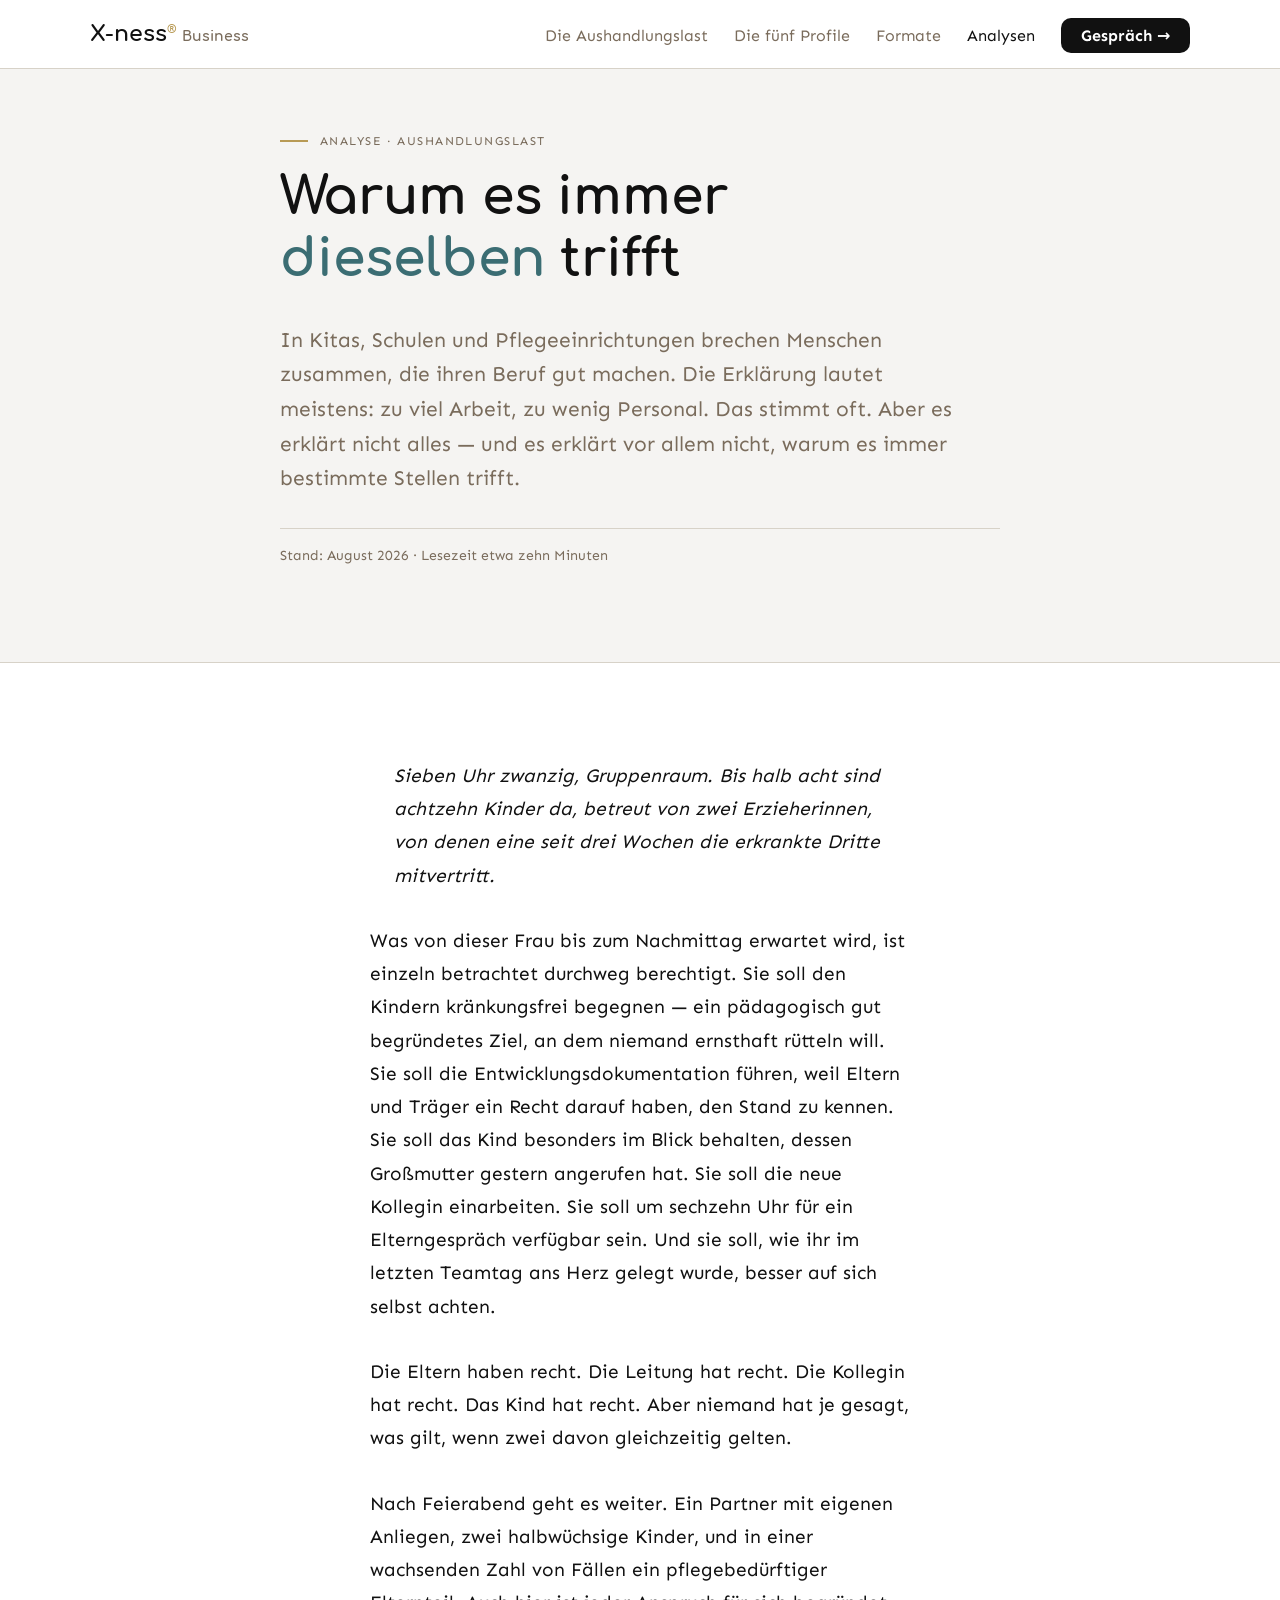
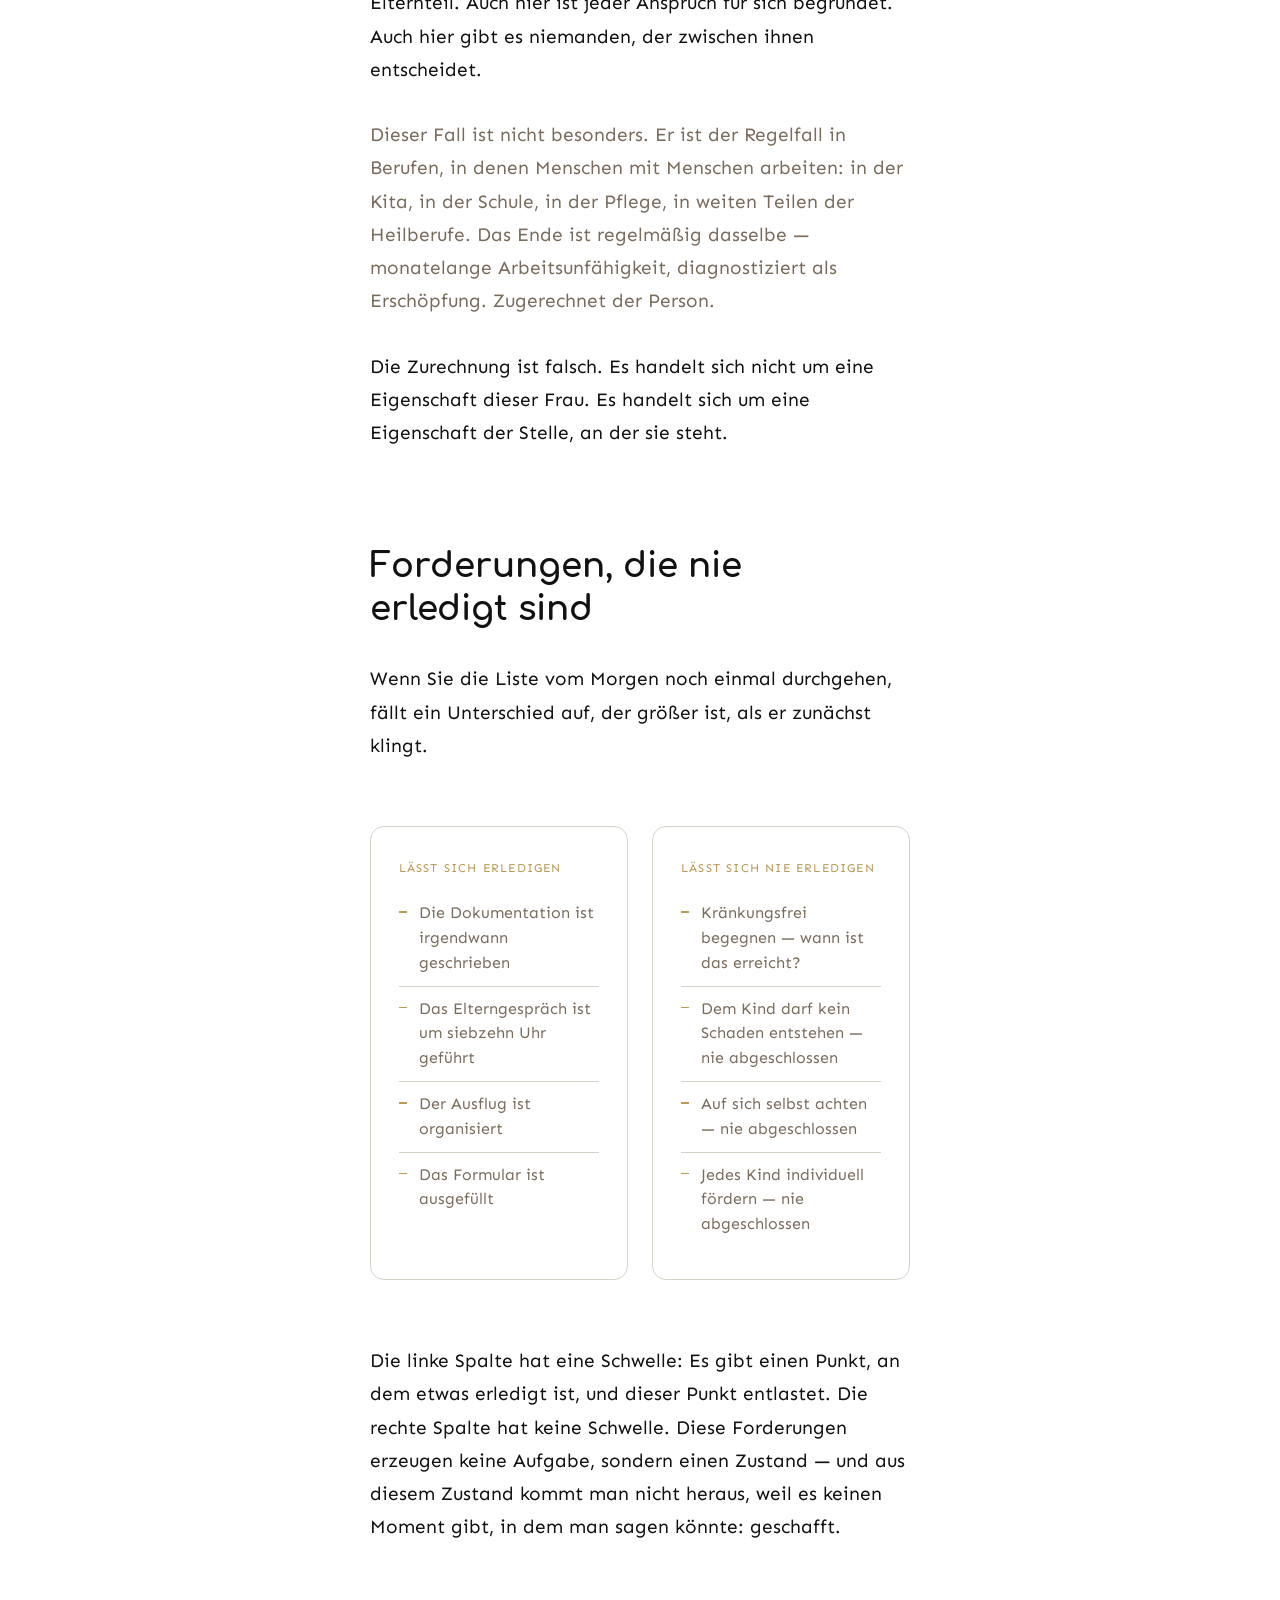
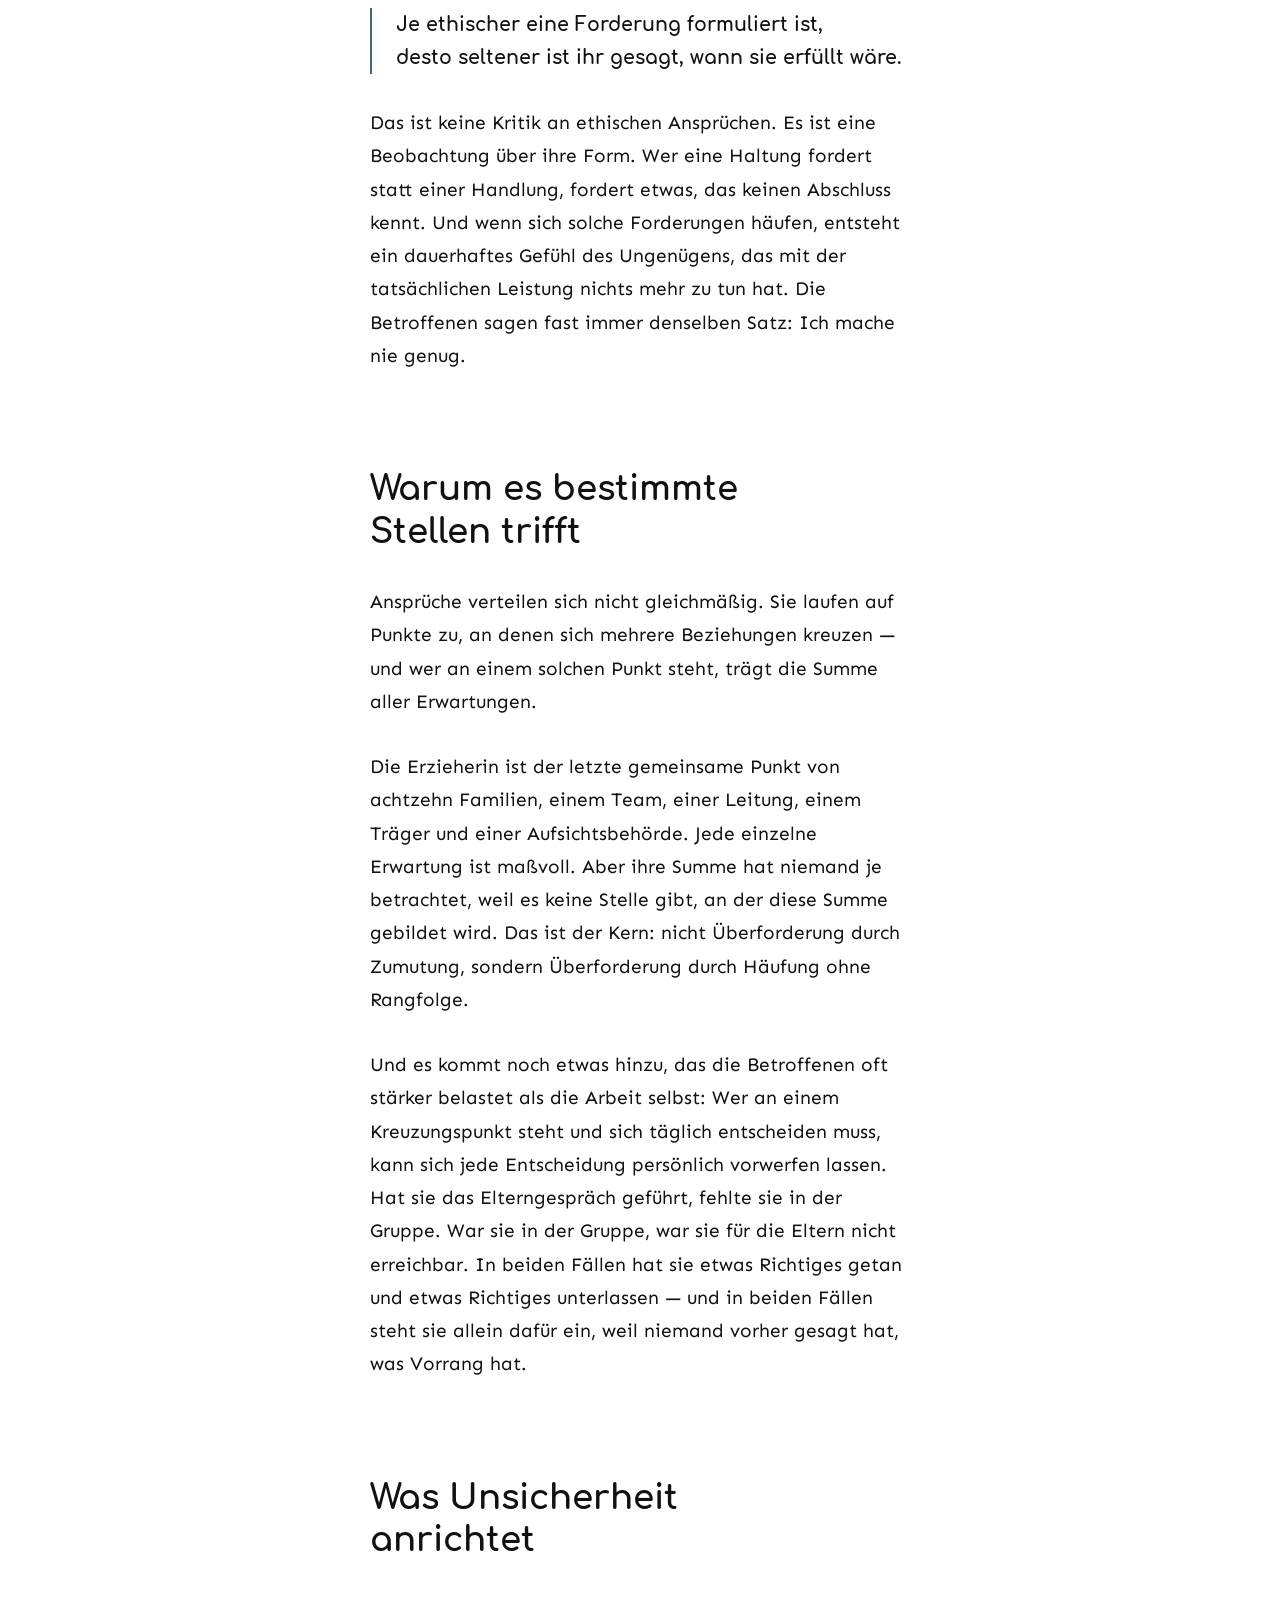
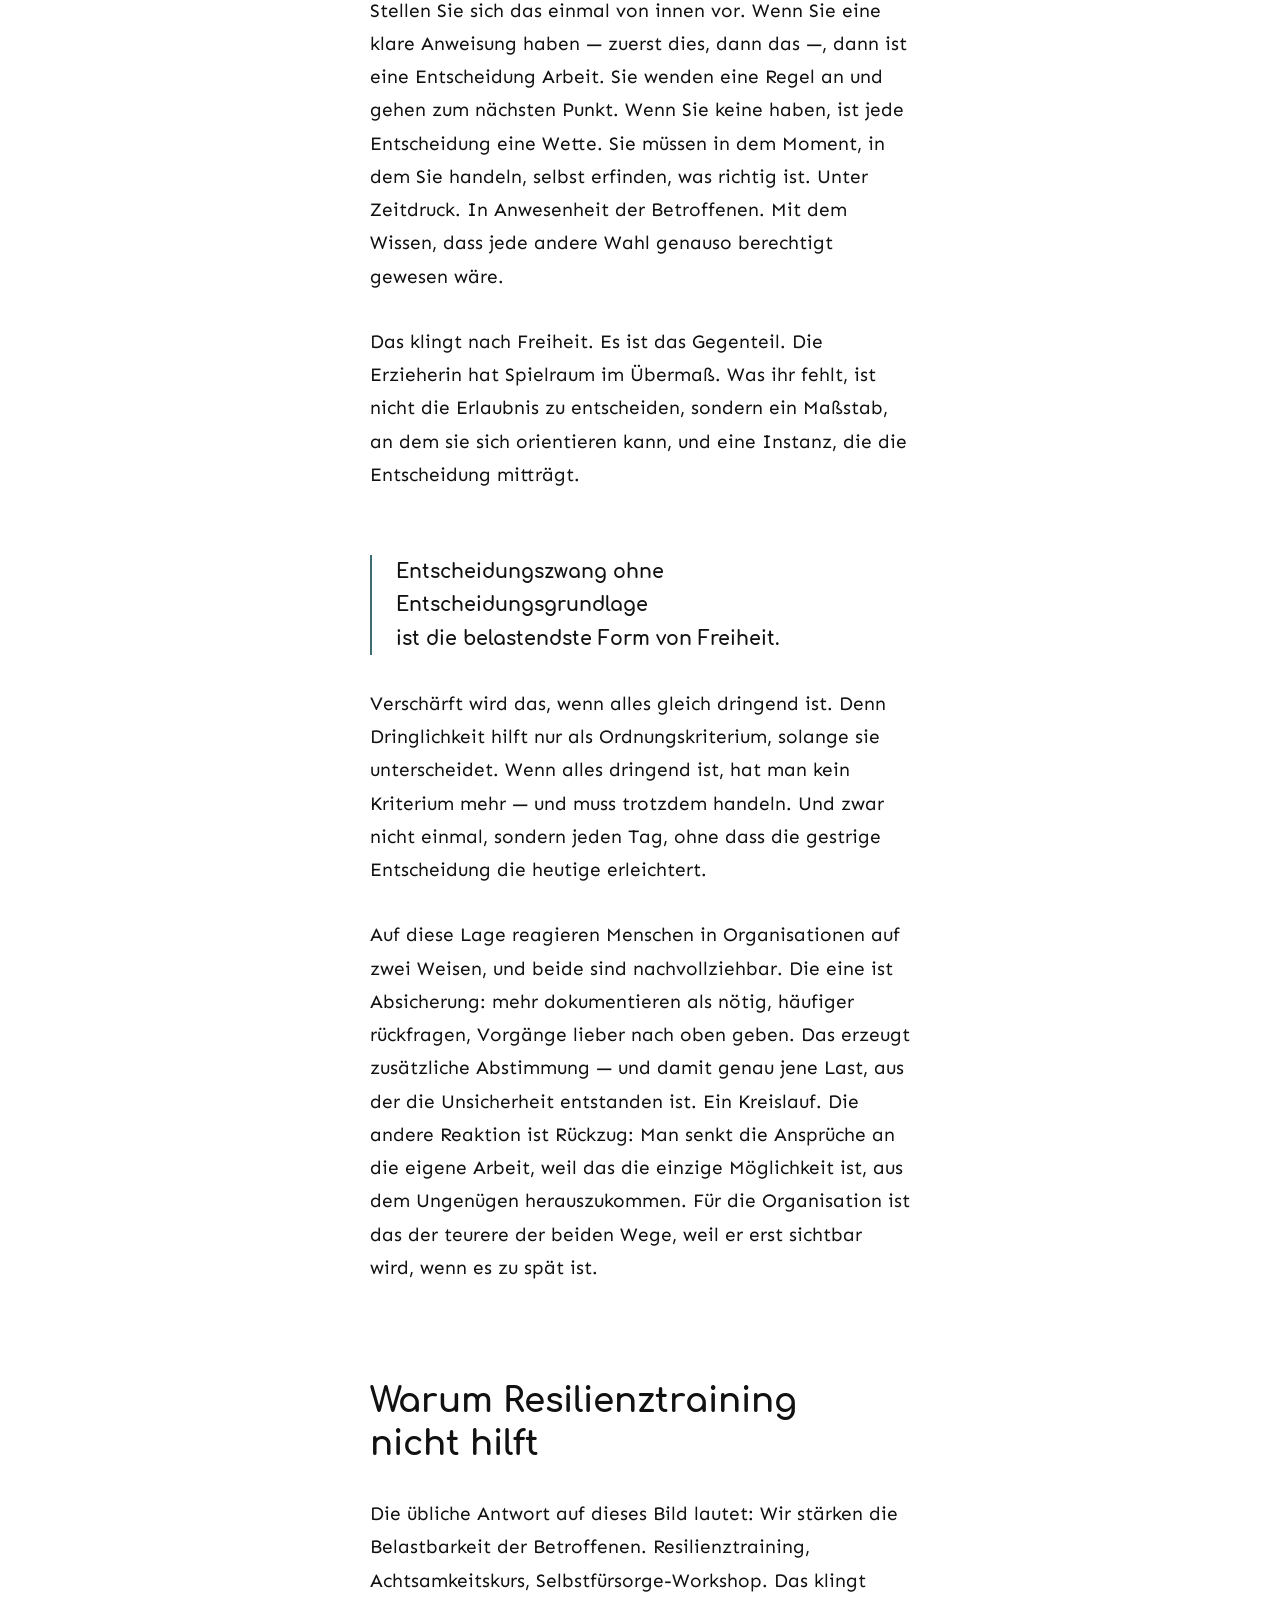
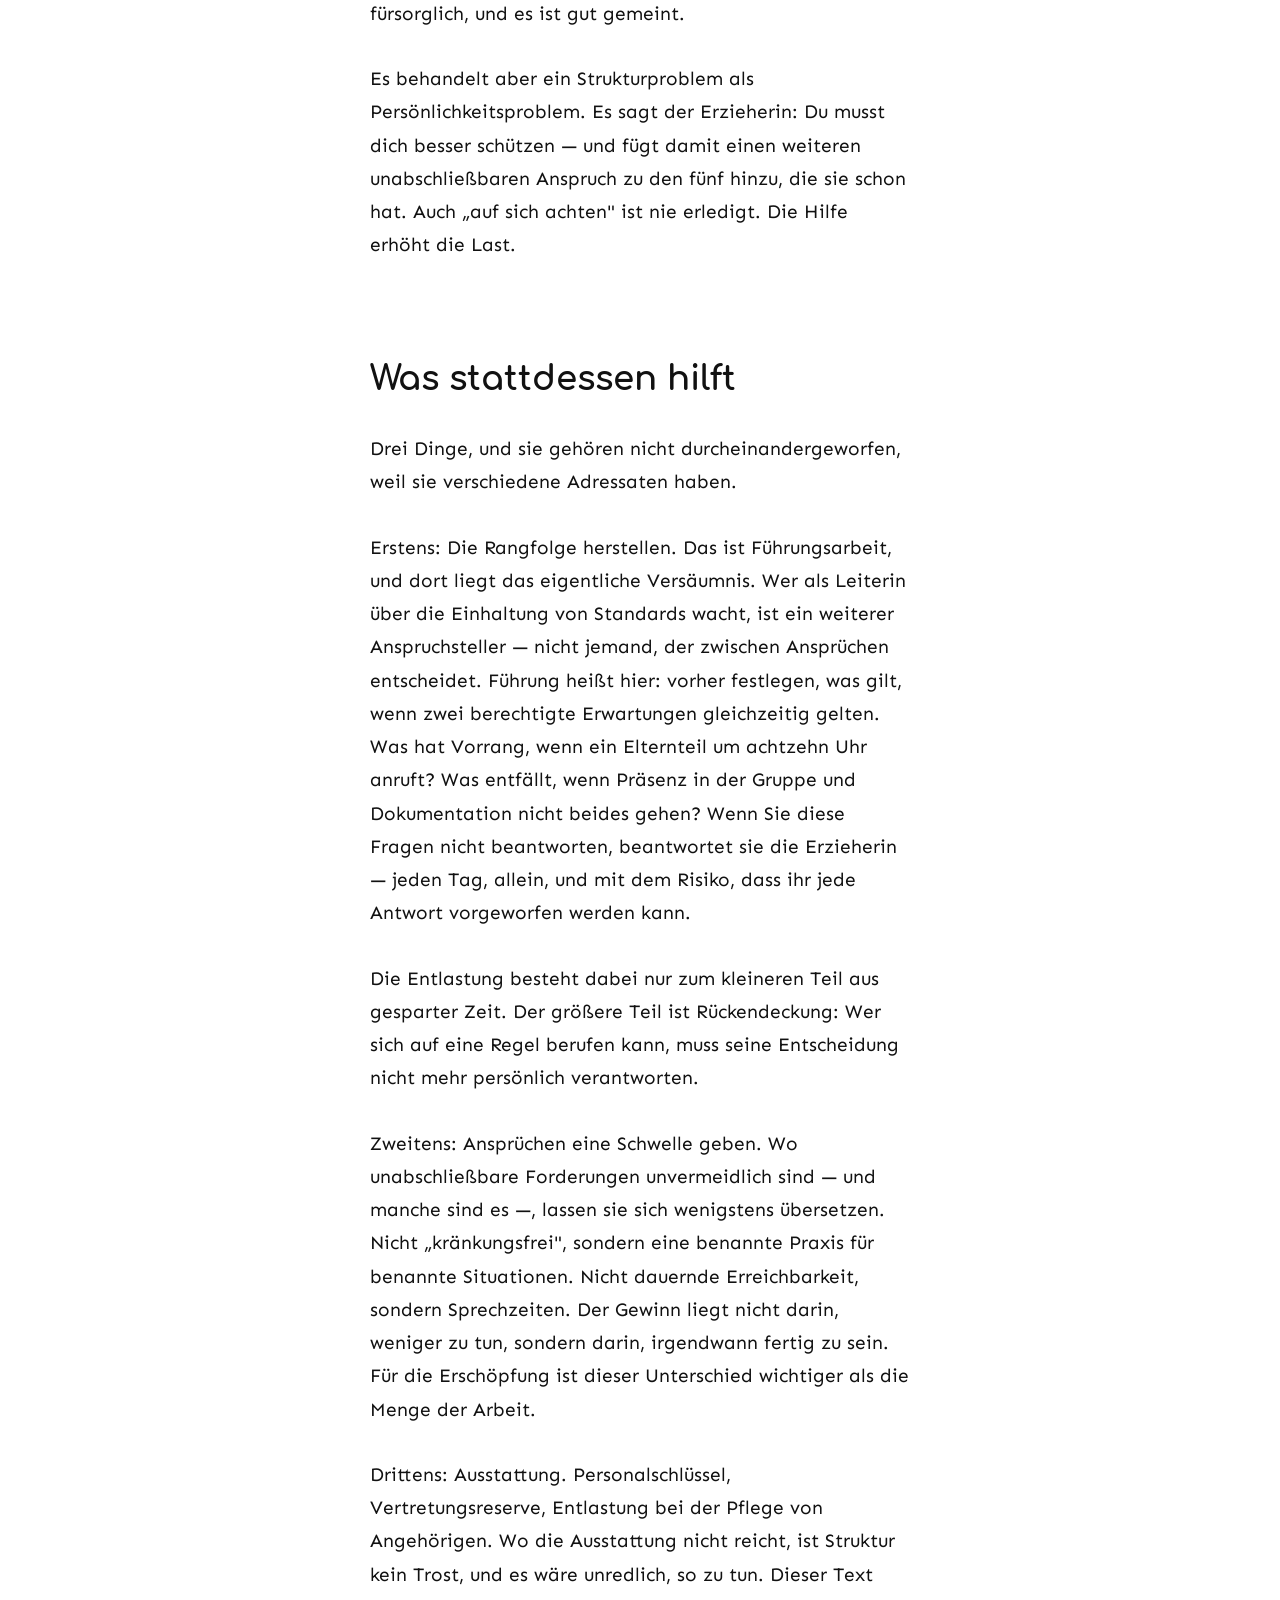
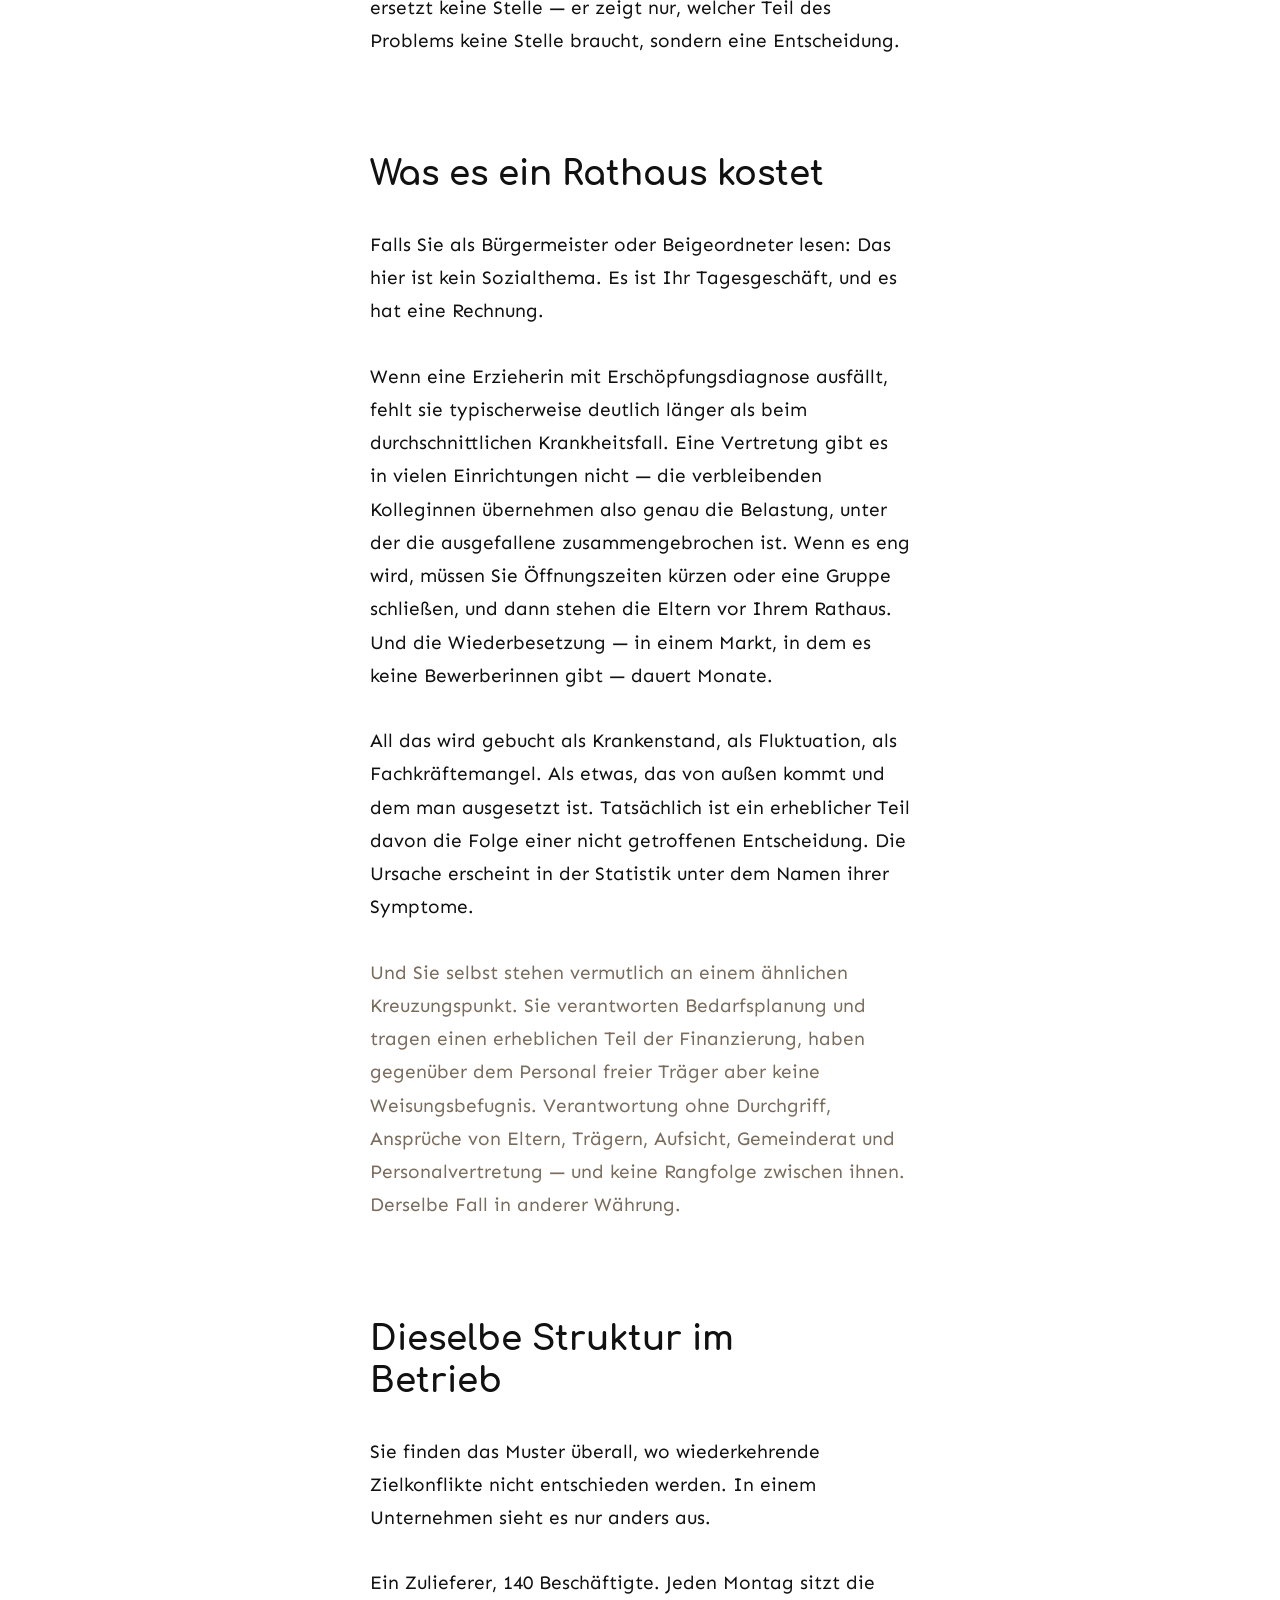
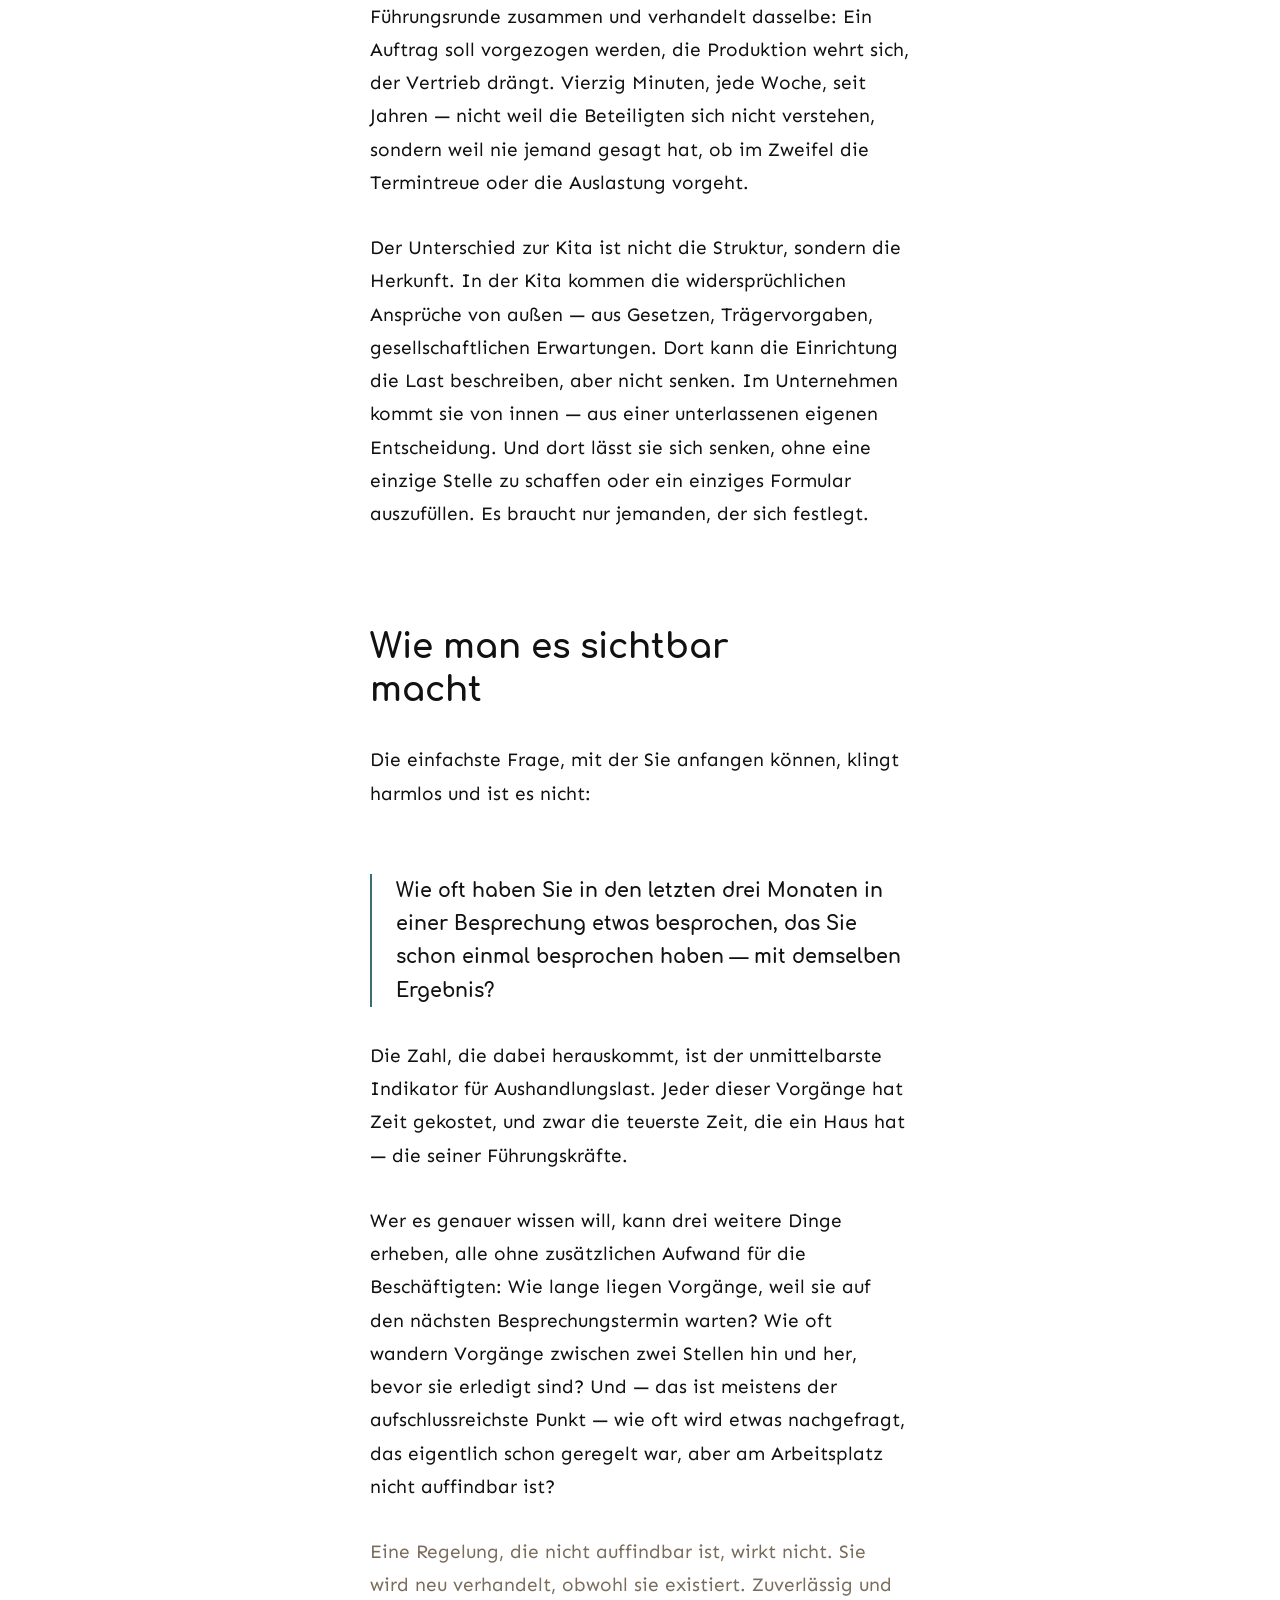
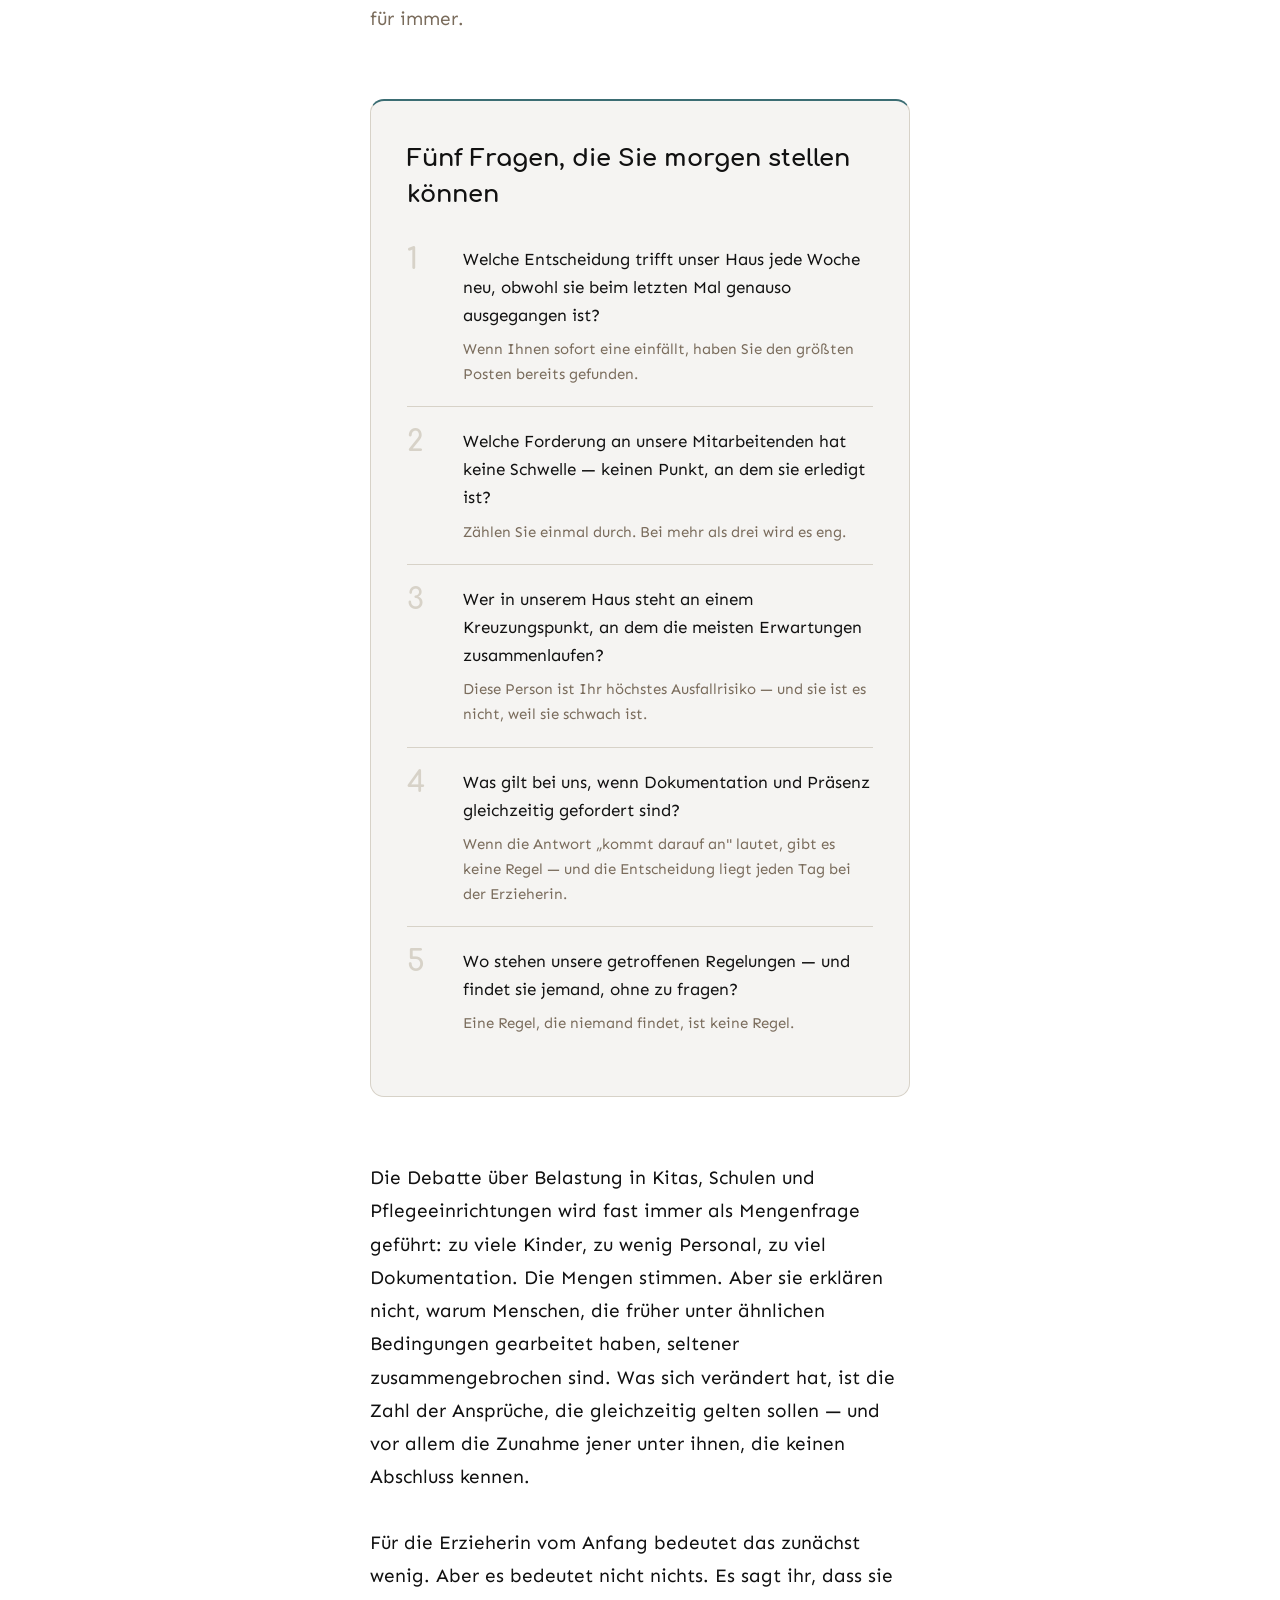
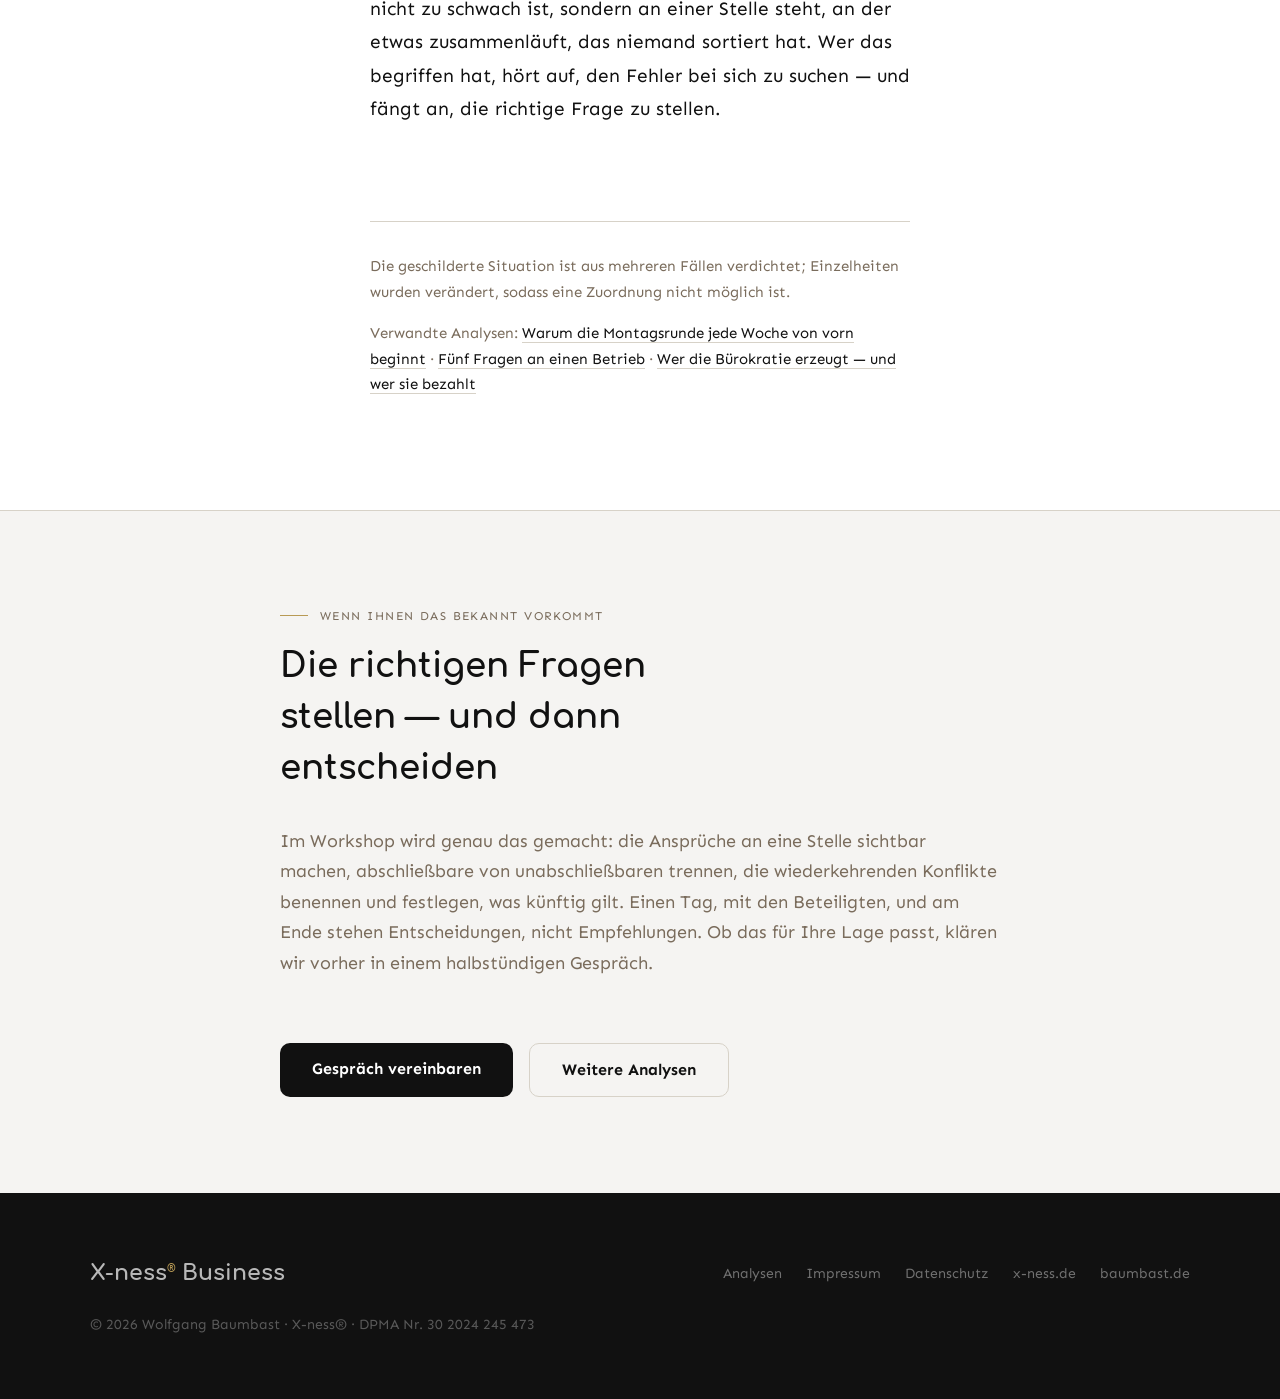
<file: analyse_aushandlungslast.html>
<!DOCTYPE html>
<html lang="de">
<head>
<meta charset="UTF-8">
<meta name="viewport" content="width=device-width, initial-scale=1.0">
<title>Warum es immer dieselben trifft — und was das mit Führung zu tun hat | X-ness® Business</title>
<meta name="description" content="In Kitas, Schulen, Pflegeeinrichtungen und Betrieben brechen Menschen unter einer Last zusammen, die niemand bestellt hat. Das Problem ist nicht die Menge der Arbeit, sondern die Zahl der Ansprüche, über die niemand entschieden hat.">
<meta name="author" content="Wolfgang Baumbast">
<link rel="canonical" href="https://www.x-ness-business.de/analyse_aushandlungslast.html">
<meta property="og:type" content="article">
<meta property="og:url" content="https://www.x-ness-business.de/analyse_aushandlungslast.html">
<meta property="og:title" content="Warum es immer dieselben trifft">
<meta property="og:description" content="Das Problem ist nicht die Menge der Arbeit, sondern die Zahl der Ansprüche, über die niemand entschieden hat.">
<meta property="og:locale" content="de_DE">
<link rel="stylesheet" href="fonts.css">
<style>
:root {
  --black:  #111111;
  --white:  #FFFFFF;
  --gold:   #B89A55;
  --stone:  #D7D2C8;
  --taupe:  #7A6C5C;
  --petrol: #3B6D73;
  --gray:   #F5F4F2;
  --serif:  'Non-Elbow-Sans', Georgia, serif;
  --sans:   'Sen', system-ui, sans-serif;
  --sp-xl:  96px;
  --sp-lg:  64px;
  --sp-md:  32px;
  --sp-sm:  16px;
  --max:    1280px;
  --read:   720px;
  --pad:    clamp(24px, 7vw, 96px);
}
*, *::before, *::after { box-sizing: border-box; margin: 0; padding: 0; }
html { scroll-behavior: smooth; }
body { font-family: var(--sans); font-size: 20px; color: var(--black); background: var(--white); line-height: 1.5; }
h1, h2, h3 { font-family: var(--serif); font-weight: 400; color: var(--black); }
p { font-weight: 400; line-height: 1.5; margin-bottom: var(--sp-md); color: var(--taupe); }
p strong { font-weight: 400; color: var(--black); }

.eyebrow {
  font-size: 12px; letter-spacing: .12em; text-transform: uppercase;
  color: var(--taupe); margin-bottom: var(--sp-sm);
  display: flex; align-items: center; gap: 12px;
}
.eyebrow::before { content: ''; width: 28px; height: 1.5px; background: var(--gold); flex-shrink: 0; }

nav {
  position: fixed; top: 0; left: 0; right: 0; z-index: 100;
  background: rgba(255,255,255,.97); backdrop-filter: blur(8px);
  border-bottom: 1.5px solid var(--stone); padding: 0 var(--pad);
}
.nav-inner { max-width: var(--max); margin: 0 auto; display: flex; align-items: center; justify-content: space-between; height: 68px; }
.nav-logo { font-family: var(--serif); font-size: 22px; color: var(--black); text-decoration: none; }
.nav-logo sup { font-size: 11px; color: var(--gold); vertical-align: super; }
.nav-links { display: flex; gap: 26px; list-style: none; }
.nav-links a { font-size: 16px; color: var(--taupe); text-decoration: none; transition: color .2s; }
.nav-links a:hover { color: var(--black); }
.nav-links a.hier { color: var(--black); }
.nav-cta { background: var(--black) !important; color: var(--white) !important; padding: 8px 20px; border-radius: 10px; font-weight: 700 !important; }
.nav-cta:hover { opacity: .85 !important; color: var(--white) !important; }
@media (max-width: 680px) { .nav-links { display: none; } }

.btn-primary {
  display: inline-block; background: var(--black); color: var(--white);
  font-family: var(--sans); font-size: 16px; font-weight: 700;
  padding: 14px 32px; border-radius: 10px; text-decoration: none; transition: opacity .2s;
}
.btn-primary:hover { opacity: .85; }
.btn-line {
  display: inline-block; font-family: var(--sans); font-size: 16px; font-weight: 700;
  color: var(--black); text-decoration: none; padding: 14px 32px;
  border: 1.5px solid var(--stone); border-radius: 10px; transition: border-color .2s;
}
.btn-line:hover { border-color: var(--black); }

.a-hero { padding: calc(68px + var(--sp-lg)) var(--pad) var(--sp-lg); background: var(--gray); border-bottom: 1.5px solid var(--stone); }
.a-hero-inner { max-width: var(--read); margin: 0 auto; }
.a-hero h1 { font-size: clamp(32px, 4.6vw, 52px); line-height: 1.2; max-width: 22ch; }
.a-hero h1 em { font-style: normal; color: var(--petrol); }
.a-lead { font-size: clamp(18px, 2vw, 21px); color: var(--taupe); line-height: 1.65; margin-top: var(--sp-md); max-width: 62ch; }
.a-meta { margin-top: var(--sp-md); padding-top: var(--sp-sm); border-top: 1.5px solid var(--stone); font-size: 14px; color: var(--taupe); }

.a-body { max-width: var(--read); margin: 0 auto; padding: var(--sp-xl) var(--pad); }
.a-body h2 { font-size: clamp(26px, 3.2vw, 34px); line-height: 1.25; margin-top: var(--sp-xl); margin-bottom: var(--sp-md); max-width: 24ch; }
.a-body h2:first-child { margin-top: 0; }
.a-body p { font-size: 19px; line-height: 1.75; color: var(--black); margin-bottom: var(--sp-md); }
.a-body p.quiet { color: var(--taupe); }
.a-body p.szene { font-style: italic; padding: 0 24px; }
.a-punkt {
  font-family: var(--serif); font-size: clamp(22px, 2.8vw, 30px); line-height: 1.4;
  border-left: 2px solid var(--petrol); padding-left: 24px; margin: var(--sp-lg) 0; color: var(--black);
}

.a-boxen { display: grid; grid-template-columns: 1fr 1fr; gap: 24px; margin: var(--sp-lg) 0; }
.a-box { border: 1.5px solid var(--stone); border-radius: 14px; padding: 32px 28px; background: var(--white); }
.a-box.aus { background: transparent; }
.a-box-label { font-size: 12px; letter-spacing: .1em; text-transform: uppercase; color: var(--gold); margin-bottom: 14px; }
.a-box ul { list-style: none; }
.a-box li {
  font-size: 16px; color: var(--taupe); line-height: 1.55;
  padding: 10px 0 10px 20px; position: relative; border-bottom: 1px solid var(--stone);
}
.a-box li:last-child { border-bottom: none; }
.a-box li::before { content: ''; position: absolute; left: 0; top: 20px; width: 8px; height: 1.5px; background: var(--gold); }
@media (max-width: 720px) { .a-boxen { grid-template-columns: 1fr; } }

.a-fragen { border: 1.5px solid var(--stone); border-top: 2px solid var(--petrol); border-radius: 14px; padding: 40px 36px; background: var(--gray); margin: var(--sp-lg) 0; }
.a-fragen h3 { font-size: 24px; margin-bottom: var(--sp-md); }
.a-frage { padding: 20px 0; border-top: 1.5px solid var(--stone); display: grid; grid-template-columns: 40px 1fr; gap: 16px; align-items: start; }
.a-frage:first-of-type { border-top: none; padding-top: 0; }
.a-frage-num { font-family: var(--serif); font-size: 28px; color: var(--stone); line-height: 1.1; }
.a-frage p { font-size: 17px; line-height: 1.65; color: var(--black); margin: 0; }
.a-frage p span { display: block; margin-top: 8px; font-size: 15px; color: var(--taupe); }

.a-quellen { margin-top: var(--sp-xl); padding-top: var(--sp-md); border-top: 1.5px solid var(--stone); }
.a-quellen p { font-size: 15px; line-height: 1.7; color: var(--taupe); margin-bottom: var(--sp-sm); }
.a-quellen a { color: var(--black); text-decoration: none; border-bottom: 1px solid var(--stone); }
.a-quellen a:hover { border-color: var(--black); }

.a-schluss { background: var(--gray); border-top: 1.5px solid var(--stone); padding: var(--sp-xl) var(--pad); }
.a-schluss-inner { max-width: var(--read); margin: 0 auto; }
.a-schluss h2 { font-size: clamp(26px, 3.2vw, 34px); margin-bottom: var(--sp-md); max-width: 22ch; }
.a-schluss p { font-size: 18px; line-height: 1.7; }
.a-schluss-row { display: flex; gap: 16px; flex-wrap: wrap; margin-top: var(--sp-lg); }

footer { background: var(--black); padding: var(--sp-lg) var(--pad); color: rgba(255,255,255,.4); font-size: 14px; }
.footer-inner { max-width: var(--max); margin: 0 auto; display: flex; flex-wrap: wrap; gap: 24px; align-items: center; justify-content: space-between; }
.footer-logo { font-family: var(--serif); font-size: 22px; color: rgba(255,255,255,.7); text-decoration: none; }
.footer-logo sup { font-size: 10px; color: var(--gold); }
.footer-links { display: flex; gap: 24px; list-style: none; flex-wrap: wrap; }
footer a { color: rgba(255,255,255,.4); text-decoration: none; transition: color .2s; }
footer a:hover { color: rgba(255,255,255,.8); }
</style>
</head>
<body>

<nav>
  <div class="nav-inner">
    <a href="index.html" class="nav-logo">X-ness<sup>&reg;</sup> <span style="font-size:14px;color:var(--taupe);">Business</span></a>
    <ul class="nav-links">
      <li><a href="index.html#last">Die Aushandlungslast</a></li>
      <li><a href="index.html#profile">Die fünf Profile</a></li>
      <li><a href="index.html#formate">Formate</a></li>
      <li><a href="analysen.html" class="hier">Analysen</a></li>
      <li><a href="index.html#gespraech" class="nav-cta">Gespräch &rarr;</a></li>
    </ul>
  </div>
</nav>

<header class="a-hero">
  <div class="a-hero-inner">
    <div class="eyebrow">Analyse · Aushandlungslast</div>
    <h1>Warum es immer <em>dieselben</em> trifft</h1>
    <p class="a-lead">
      In Kitas, Schulen und Pflegeeinrichtungen brechen Menschen zusammen, die ihren
      Beruf gut machen. Die Erklärung lautet meistens: zu viel Arbeit, zu wenig
      Personal. Das stimmt oft. Aber es erklärt nicht alles — und es erklärt vor allem
      nicht, warum es immer bestimmte Stellen trifft.
    </p>
    <p class="a-meta">Stand: August 2026 · Lesezeit etwa zehn Minuten</p>
  </div>
</header>

<article class="a-body">

  <p class="szene">
    Sieben Uhr zwanzig, Gruppenraum. Bis halb acht sind achtzehn Kinder da, betreut
    von zwei Erzieherinnen, von denen eine seit drei Wochen die erkrankte Dritte
    mitvertritt.
  </p>

  <p>
    Was von dieser Frau bis zum Nachmittag erwartet wird, ist einzeln betrachtet
    durchweg berechtigt. Sie soll den Kindern kränkungsfrei begegnen — ein
    pädagogisch gut begründetes Ziel, an dem niemand ernsthaft rütteln will. Sie
    soll die Entwicklungsdokumentation führen, weil Eltern und Träger ein Recht
    darauf haben, den Stand zu kennen. Sie soll das Kind besonders im Blick
    behalten, dessen Großmutter gestern angerufen hat. Sie soll die neue Kollegin
    einarbeiten. Sie soll um sechzehn Uhr für ein Elterngespräch verfügbar sein.
    Und sie soll, wie ihr im letzten Teamtag ans Herz gelegt wurde, besser auf
    sich selbst achten.
  </p>

  <p>
    Die Eltern haben recht. Die Leitung hat recht. Die Kollegin hat recht. Das Kind
    hat recht. Aber niemand hat je gesagt, was gilt, wenn zwei davon gleichzeitig
    gelten.
  </p>

  <p>
    Nach Feierabend geht es weiter. Ein Partner mit eigenen Anliegen, zwei
    halbwüchsige Kinder, und in einer wachsenden Zahl von Fällen ein pflegebedürftiger
    Elternteil. Auch hier ist jeder Anspruch für sich begründet. Auch hier gibt es
    niemanden, der zwischen ihnen entscheidet.
  </p>

  <p class="quiet">
    Dieser Fall ist nicht besonders. Er ist der Regelfall in Berufen, in denen
    Menschen mit Menschen arbeiten: in der Kita, in der Schule, in der Pflege, in
    weiten Teilen der Heilberufe. Das Ende ist regelmäßig dasselbe — monatelange
    Arbeitsunfähigkeit, diagnostiziert als Erschöpfung. Zugerechnet der Person.
  </p>

  <p>
    Die Zurechnung ist falsch. Es handelt sich nicht um eine Eigenschaft dieser Frau.
    Es handelt sich um eine Eigenschaft der Stelle, an der sie steht.
  </p>

  <h2>Forderungen, die nie erledigt sind</h2>

  <p>
    Wenn Sie die Liste vom Morgen noch einmal durchgehen, fällt ein Unterschied auf,
    der größer ist, als er zunächst klingt.
  </p>

  <div class="a-boxen">
    <div class="a-box">
      <div class="a-box-label">Lässt sich erledigen</div>
      <ul>
        <li>Die Dokumentation ist irgendwann geschrieben</li>
        <li>Das Elterngespräch ist um siebzehn Uhr geführt</li>
        <li>Der Ausflug ist organisiert</li>
        <li>Das Formular ist ausgefüllt</li>
      </ul>
    </div>
    <div class="a-box aus">
      <div class="a-box-label">Lässt sich nie erledigen</div>
      <ul>
        <li>Kränkungsfrei begegnen — wann ist das erreicht?</li>
        <li>Dem Kind darf kein Schaden entstehen — nie abgeschlossen</li>
        <li>Auf sich selbst achten — nie abgeschlossen</li>
        <li>Jedes Kind individuell fördern — nie abgeschlossen</li>
      </ul>
    </div>
  </div>

  <p>
    Die linke Spalte hat eine Schwelle: Es gibt einen Punkt, an dem etwas erledigt
    ist, und dieser Punkt entlastet. Die rechte Spalte hat keine Schwelle. Diese
    Forderungen erzeugen keine Aufgabe, sondern einen Zustand — und aus diesem Zustand
    kommt man nicht heraus, weil es keinen Moment gibt, in dem man sagen könnte:
    geschafft.
  </p>

  <p class="a-punkt">
    Je ethischer eine Forderung formuliert ist,<br>
    desto seltener ist ihr gesagt, wann sie erfüllt wäre.
  </p>

  <p>
    Das ist keine Kritik an ethischen Ansprüchen. Es ist eine Beobachtung über ihre
    Form. Wer eine Haltung fordert statt einer Handlung, fordert etwas, das keinen
    Abschluss kennt. Und wenn sich solche Forderungen häufen, entsteht ein dauerhaftes
    Gefühl des Ungenügens, das mit der tatsächlichen Leistung nichts mehr zu tun hat.
    Die Betroffenen sagen fast immer denselben Satz: Ich mache nie genug.
  </p>

  <h2>Warum es bestimmte Stellen trifft</h2>

  <p>
    Ansprüche verteilen sich nicht gleichmäßig. Sie laufen auf Punkte zu, an denen
    sich mehrere Beziehungen kreuzen — und wer an einem solchen Punkt steht, trägt
    die Summe aller Erwartungen.
  </p>

  <p>
    Die Erzieherin ist der letzte gemeinsame Punkt von achtzehn Familien, einem Team,
    einer Leitung, einem Träger und einer Aufsichtsbehörde. Jede einzelne Erwartung
    ist maßvoll. Aber ihre Summe hat niemand je betrachtet, weil es keine Stelle gibt,
    an der diese Summe gebildet wird. Das ist der Kern: nicht Überforderung durch
    Zumutung, sondern Überforderung durch Häufung ohne Rangfolge.
  </p>

  <p>
    Und es kommt noch etwas hinzu, das die Betroffenen oft stärker belastet als die
    Arbeit selbst: Wer an einem Kreuzungspunkt steht und sich täglich entscheiden muss,
    kann sich jede Entscheidung persönlich vorwerfen lassen. Hat sie das Elterngespräch
    geführt, fehlte sie in der Gruppe. War sie in der Gruppe, war sie für die Eltern
    nicht erreichbar. In beiden Fällen hat sie etwas Richtiges getan und etwas Richtiges
    unterlassen — und in beiden Fällen steht sie allein dafür ein, weil niemand vorher
    gesagt hat, was Vorrang hat.
  </p>

  <h2>Was Unsicherheit anrichtet</h2>

  <p>
    Stellen Sie sich das einmal von innen vor. Wenn Sie eine klare Anweisung haben —
    zuerst dies, dann das —, dann ist eine Entscheidung Arbeit. Sie wenden eine Regel
    an und gehen zum nächsten Punkt. Wenn Sie keine haben, ist jede Entscheidung eine
    Wette. Sie müssen in dem Moment, in dem Sie handeln, selbst erfinden, was richtig
    ist. Unter Zeitdruck. In Anwesenheit der Betroffenen. Mit dem Wissen, dass jede
    andere Wahl genauso berechtigt gewesen wäre.
  </p>

  <p>
    Das klingt nach Freiheit. Es ist das Gegenteil. Die Erzieherin hat Spielraum im
    Übermaß. Was ihr fehlt, ist nicht die Erlaubnis zu entscheiden, sondern ein Maßstab,
    an dem sie sich orientieren kann, und eine Instanz, die die Entscheidung mitträgt.
  </p>

  <p class="a-punkt">
    Entscheidungszwang ohne Entscheidungsgrundlage<br>
    ist die belastendste Form von Freiheit.
  </p>

  <p>
    Verschärft wird das, wenn alles gleich dringend ist. Denn Dringlichkeit hilft nur als
    Ordnungskriterium, solange sie unterscheidet. Wenn alles dringend ist, hat man kein
    Kriterium mehr — und muss trotzdem handeln. Und zwar nicht einmal, sondern jeden
    Tag, ohne dass die gestrige Entscheidung die heutige erleichtert.
  </p>

  <p>
    Auf diese Lage reagieren Menschen in Organisationen auf zwei Weisen, und beide sind
    nachvollziehbar. Die eine ist Absicherung: mehr dokumentieren als nötig, häufiger
    rückfragen, Vorgänge lieber nach oben geben. Das erzeugt zusätzliche Abstimmung — und
    damit genau jene Last, aus der die Unsicherheit entstanden ist. Ein Kreislauf. Die
    andere Reaktion ist Rückzug: Man senkt die Ansprüche an die eigene Arbeit, weil das
    die einzige Möglichkeit ist, aus dem Ungenügen herauszukommen. Für die Organisation
    ist das der teurere der beiden Wege, weil er erst sichtbar wird, wenn es zu spät ist.
  </p>

  <h2>Warum Resilienztraining nicht hilft</h2>

  <p>
    Die übliche Antwort auf dieses Bild lautet: Wir stärken die Belastbarkeit der
    Betroffenen. Resilienztraining, Achtsamkeitskurs, Selbstfürsorge-Workshop. Das
    klingt fürsorglich, und es ist gut gemeint.
  </p>

  <p>
    Es behandelt aber ein Strukturproblem als Persönlichkeitsproblem. Es sagt der
    Erzieherin: Du musst dich besser schützen — und fügt damit einen weiteren
    unabschließbaren Anspruch zu den fünf hinzu, die sie schon hat. Auch „auf sich
    achten" ist nie erledigt. Die Hilfe erhöht die Last.
  </p>

  <h2>Was stattdessen hilft</h2>

  <p>
    Drei Dinge, und sie gehören nicht durcheinandergeworfen, weil sie verschiedene
    Adressaten haben.
  </p>

  <p>
    <strong>Erstens: Die Rangfolge herstellen.</strong> Das ist Führungsarbeit, und dort
    liegt das eigentliche Versäumnis. Wer als Leiterin über die Einhaltung von Standards
    wacht, ist ein weiterer Anspruchsteller — nicht jemand, der zwischen Ansprüchen
    entscheidet. Führung heißt hier: vorher festlegen, was gilt, wenn zwei berechtigte
    Erwartungen gleichzeitig gelten. Was hat Vorrang, wenn ein Elternteil um achtzehn
    Uhr anruft? Was entfällt, wenn Präsenz in der Gruppe und Dokumentation nicht beides
    gehen? Wenn Sie diese Fragen nicht beantworten, beantwortet sie die Erzieherin —
    jeden Tag, allein, und mit dem Risiko, dass ihr jede Antwort vorgeworfen werden kann.
  </p>

  <p>
    Die Entlastung besteht dabei nur zum kleineren Teil aus gesparter Zeit. Der größere
    Teil ist Rückendeckung: Wer sich auf eine Regel berufen kann, muss seine
    Entscheidung nicht mehr persönlich verantworten.
  </p>

  <p>
    <strong>Zweitens: Ansprüchen eine Schwelle geben.</strong> Wo unabschließbare
    Forderungen unvermeidlich sind — und manche sind es —, lassen sie sich wenigstens
    übersetzen. Nicht „kränkungsfrei", sondern eine benannte Praxis für benannte
    Situationen. Nicht dauernde Erreichbarkeit, sondern Sprechzeiten. Der Gewinn liegt
    nicht darin, weniger zu tun, sondern darin, irgendwann fertig zu sein. Für die
    Erschöpfung ist dieser Unterschied wichtiger als die Menge der Arbeit.
  </p>

  <p>
    <strong>Drittens: Ausstattung.</strong> Personalschlüssel, Vertretungsreserve,
    Entlastung bei der Pflege von Angehörigen. Wo die Ausstattung nicht reicht, ist
    Struktur kein Trost, und es wäre unredlich, so zu tun. Dieser Text ersetzt keine
    Stelle — er zeigt nur, welcher Teil des Problems keine Stelle braucht, sondern eine
    Entscheidung.
  </p>

  <h2>Was es ein Rathaus kostet</h2>

  <p>
    Falls Sie als Bürgermeister oder Beigeordneter lesen: Das hier ist kein Sozialthema.
    Es ist Ihr Tagesgeschäft, und es hat eine Rechnung.
  </p>

  <p>
    Wenn eine Erzieherin mit Erschöpfungsdiagnose ausfällt, fehlt sie typischerweise
    deutlich länger als beim durchschnittlichen Krankheitsfall. Eine Vertretung gibt es
    in vielen Einrichtungen nicht — die verbleibenden Kolleginnen übernehmen also genau
    die Belastung, unter der die ausgefallene zusammengebrochen ist. Wenn es eng wird,
    müssen Sie Öffnungszeiten kürzen oder eine Gruppe schließen, und dann stehen die
    Eltern vor Ihrem Rathaus. Und die Wiederbesetzung — in einem Markt, in dem es keine
    Bewerberinnen gibt — dauert Monate.
  </p>

  <p>
    All das wird gebucht als Krankenstand, als Fluktuation, als Fachkräftemangel. Als
    etwas, das von außen kommt und dem man ausgesetzt ist. Tatsächlich ist ein
    erheblicher Teil davon die Folge einer nicht getroffenen Entscheidung. Die Ursache
    erscheint in der Statistik unter dem Namen ihrer Symptome.
  </p>

  <p class="quiet">
    Und Sie selbst stehen vermutlich an einem ähnlichen Kreuzungspunkt. Sie verantworten
    Bedarfsplanung und tragen einen erheblichen Teil der Finanzierung, haben gegenüber
    dem Personal freier Träger aber keine Weisungsbefugnis. Verantwortung ohne Durchgriff,
    Ansprüche von Eltern, Trägern, Aufsicht, Gemeinderat und Personalvertretung — und
    keine Rangfolge zwischen ihnen. Derselbe Fall in anderer Währung.
  </p>

  <h2>Dieselbe Struktur im Betrieb</h2>

  <p>
    Sie finden das Muster überall, wo wiederkehrende Zielkonflikte nicht entschieden
    werden. In einem Unternehmen sieht es nur anders aus.
  </p>

  <p>
    Ein Zulieferer, 140 Beschäftigte. Jeden Montag sitzt die Führungsrunde zusammen und
    verhandelt dasselbe: Ein Auftrag soll vorgezogen werden, die Produktion wehrt sich,
    der Vertrieb drängt. Vierzig Minuten, jede Woche, seit Jahren — nicht weil die
    Beteiligten sich nicht verstehen, sondern weil nie jemand gesagt hat, ob im Zweifel
    die Termintreue oder die Auslastung vorgeht.
  </p>

  <p>
    Der Unterschied zur Kita ist nicht die Struktur, sondern die Herkunft. In der Kita
    kommen die widersprüchlichen Ansprüche von außen — aus Gesetzen, Trägervorgaben,
    gesellschaftlichen Erwartungen. Dort kann die Einrichtung die Last beschreiben, aber
    nicht senken. Im Unternehmen kommt sie von innen — aus einer unterlassenen eigenen
    Entscheidung. Und dort lässt sie sich senken, ohne eine einzige Stelle zu schaffen
    oder ein einziges Formular auszufüllen. Es braucht nur jemanden, der sich festlegt.
  </p>

  <h2>Wie man es sichtbar macht</h2>

  <p>
    Die einfachste Frage, mit der Sie anfangen können, klingt harmlos und ist es nicht:
  </p>

  <p class="a-punkt">
    Wie oft haben Sie in den letzten drei Monaten in einer Besprechung etwas
    besprochen, das Sie schon einmal besprochen haben — mit demselben Ergebnis?
  </p>

  <p>
    Die Zahl, die dabei herauskommt, ist der unmittelbarste Indikator für
    Aushandlungslast. Jeder dieser Vorgänge hat Zeit gekostet, und zwar die teuerste
    Zeit, die ein Haus hat — die seiner Führungskräfte.
  </p>

  <p>
    Wer es genauer wissen will, kann drei weitere Dinge erheben, alle ohne zusätzlichen
    Aufwand für die Beschäftigten: Wie lange liegen Vorgänge, weil sie auf den nächsten
    Besprechungstermin warten? Wie oft wandern Vorgänge zwischen zwei Stellen hin und
    her, bevor sie erledigt sind? Und — das ist meistens der aufschlussreichste Punkt —
    wie oft wird etwas nachgefragt, das eigentlich schon geregelt war, aber am
    Arbeitsplatz nicht auffindbar ist?
  </p>

  <p class="quiet">
    Eine Regelung, die nicht auffindbar ist, wirkt nicht. Sie wird neu verhandelt,
    obwohl sie existiert. Zuverlässig und für immer.
  </p>

  <div class="a-fragen">
    <h3>Fünf Fragen, die Sie morgen stellen können</h3>
    <div class="a-frage">
      <div class="a-frage-num">1</div>
      <p>
        Welche Entscheidung trifft unser Haus jede Woche neu, obwohl sie beim letzten
        Mal genauso ausgegangen ist?
        <span>Wenn Ihnen sofort eine einfällt, haben Sie den größten Posten bereits
        gefunden.</span>
      </p>
    </div>
    <div class="a-frage">
      <div class="a-frage-num">2</div>
      <p>
        Welche Forderung an unsere Mitarbeitenden hat keine Schwelle — keinen Punkt,
        an dem sie erledigt ist?
        <span>Zählen Sie einmal durch. Bei mehr als drei wird es eng.</span>
      </p>
    </div>
    <div class="a-frage">
      <div class="a-frage-num">3</div>
      <p>
        Wer in unserem Haus steht an einem Kreuzungspunkt, an dem die meisten
        Erwartungen zusammenlaufen?
        <span>Diese Person ist Ihr höchstes Ausfallrisiko — und sie ist es nicht,
        weil sie schwach ist.</span>
      </p>
    </div>
    <div class="a-frage">
      <div class="a-frage-num">4</div>
      <p>
        Was gilt bei uns, wenn Dokumentation und Präsenz gleichzeitig gefordert sind?
        <span>Wenn die Antwort „kommt darauf an" lautet, gibt es keine Regel — und
        die Entscheidung liegt jeden Tag bei der Erzieherin.</span>
      </p>
    </div>
    <div class="a-frage">
      <div class="a-frage-num">5</div>
      <p>
        Wo stehen unsere getroffenen Regelungen — und findet sie jemand, ohne
        zu fragen?
        <span>Eine Regel, die niemand findet, ist keine Regel.</span>
      </p>
    </div>
  </div>

  <p>
    Die Debatte über Belastung in Kitas, Schulen und Pflegeeinrichtungen wird fast
    immer als Mengenfrage geführt: zu viele Kinder, zu wenig Personal, zu viel
    Dokumentation. Die Mengen stimmen. Aber sie erklären nicht, warum Menschen, die
    früher unter ähnlichen Bedingungen gearbeitet haben, seltener zusammengebrochen
    sind. Was sich verändert hat, ist die Zahl der Ansprüche, die gleichzeitig gelten
    sollen — und vor allem die Zunahme jener unter ihnen, die keinen Abschluss kennen.
  </p>

  <p>
    Für die Erzieherin vom Anfang bedeutet das zunächst wenig. Aber es bedeutet nicht
    nichts. Es sagt ihr, dass sie nicht zu schwach ist, sondern an einer Stelle steht,
    an der etwas zusammenläuft, das niemand sortiert hat. Wer das begriffen hat, hört
    auf, den Fehler bei sich zu suchen — und fängt an, die richtige Frage zu stellen.
  </p>

  <div class="a-quellen">
    <p>
      Die geschilderte Situation ist aus mehreren Fällen verdichtet; Einzelheiten wurden
      verändert, sodass eine Zuordnung nicht möglich ist.
    </p>
    <p>
      Verwandte Analysen:
      <a href="analyse_montagsrunde.html">Warum die Montagsrunde jede Woche von vorn beginnt</a> ·
      <a href="analyse_score.html">Fünf Fragen an einen Betrieb</a> ·
      <a href="analyse_meritorik.html">Wer die Bürokratie erzeugt — und wer sie bezahlt</a>
    </p>
  </div>

</article>

<section class="a-schluss">
  <div class="a-schluss-inner">
    <div class="eyebrow">Wenn Ihnen das bekannt vorkommt</div>
    <h2>Die richtigen Fragen stellen — und dann entscheiden</h2>
    <p>
      Im Workshop wird genau das gemacht: die Ansprüche an eine Stelle sichtbar machen,
      abschließbare von unabschließbaren trennen, die wiederkehrenden Konflikte benennen
      und festlegen, was künftig gilt. Einen Tag, mit den Beteiligten, und am Ende stehen
      Entscheidungen, nicht Empfehlungen. Ob das für Ihre Lage passt, klären wir vorher
      in einem halbstündigen Gespräch.
    </p>
    <div class="a-schluss-row">
      <a href="index.html#gespraech" class="btn-primary">Gespräch vereinbaren</a>
      <a href="analysen.html" class="btn-line">Weitere Analysen</a>
    </div>
  </div>
</section>

<footer>
  <div class="footer-inner">
    <a href="index.html" class="footer-logo">X-ness<sup>&reg;</sup> Business</a>
    <ul class="footer-links">
      <li><a href="analysen.html">Analysen</a></li>
      <li><a href="impressum.html">Impressum</a></li>
      <li><a href="datenschutz.html">Datenschutz</a></li>
      <li><a href="https://www.x-ness.de" target="_blank" rel="noopener">x-ness.de</a></li>
      <li><a href="https://www.baumbast.de" target="_blank" rel="noopener">baumbast.de</a></li>
    </ul>
    <p style="margin:0;color:rgba(255,255,255,.3);font-size:14px;">&copy; 2026 Wolfgang Baumbast &middot; X-ness&reg; &middot; DPMA Nr. 30 2024 245 473</p>
  </div>
</footer>

</body>
</html>
</file>
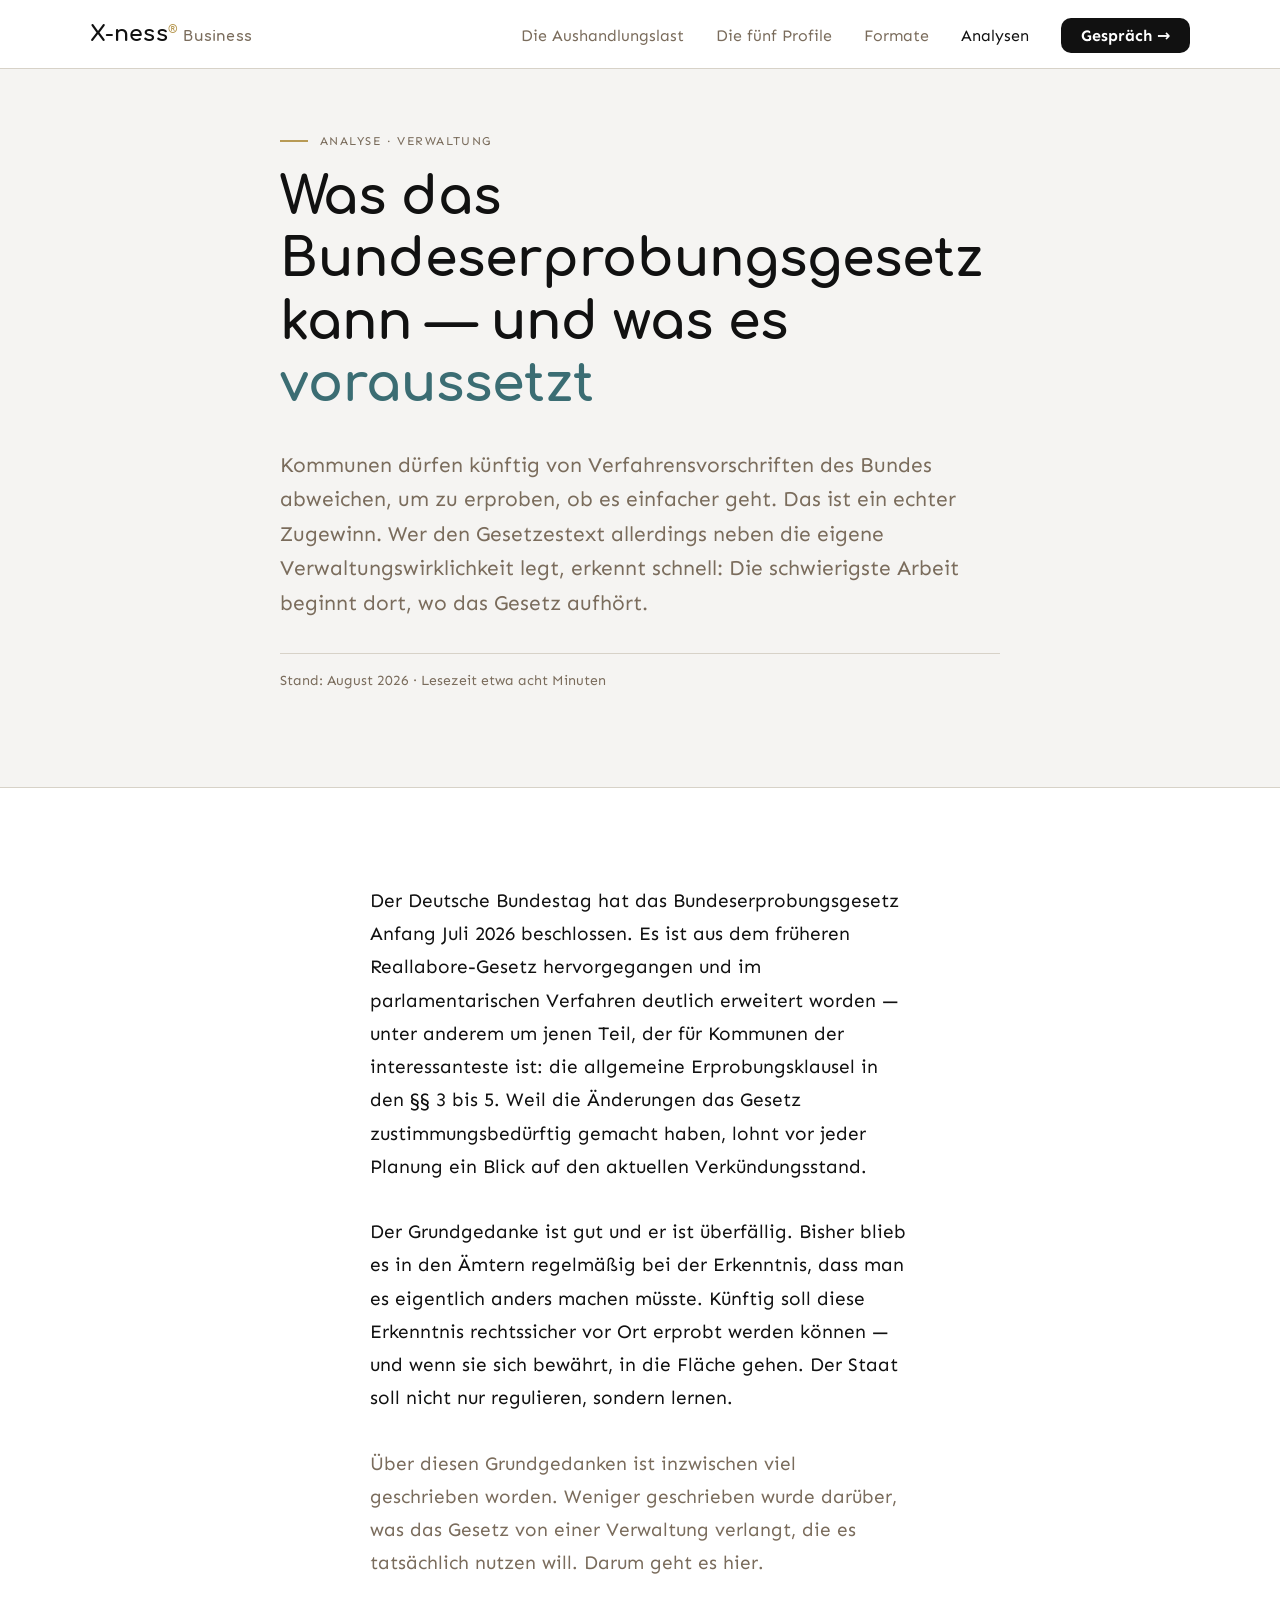
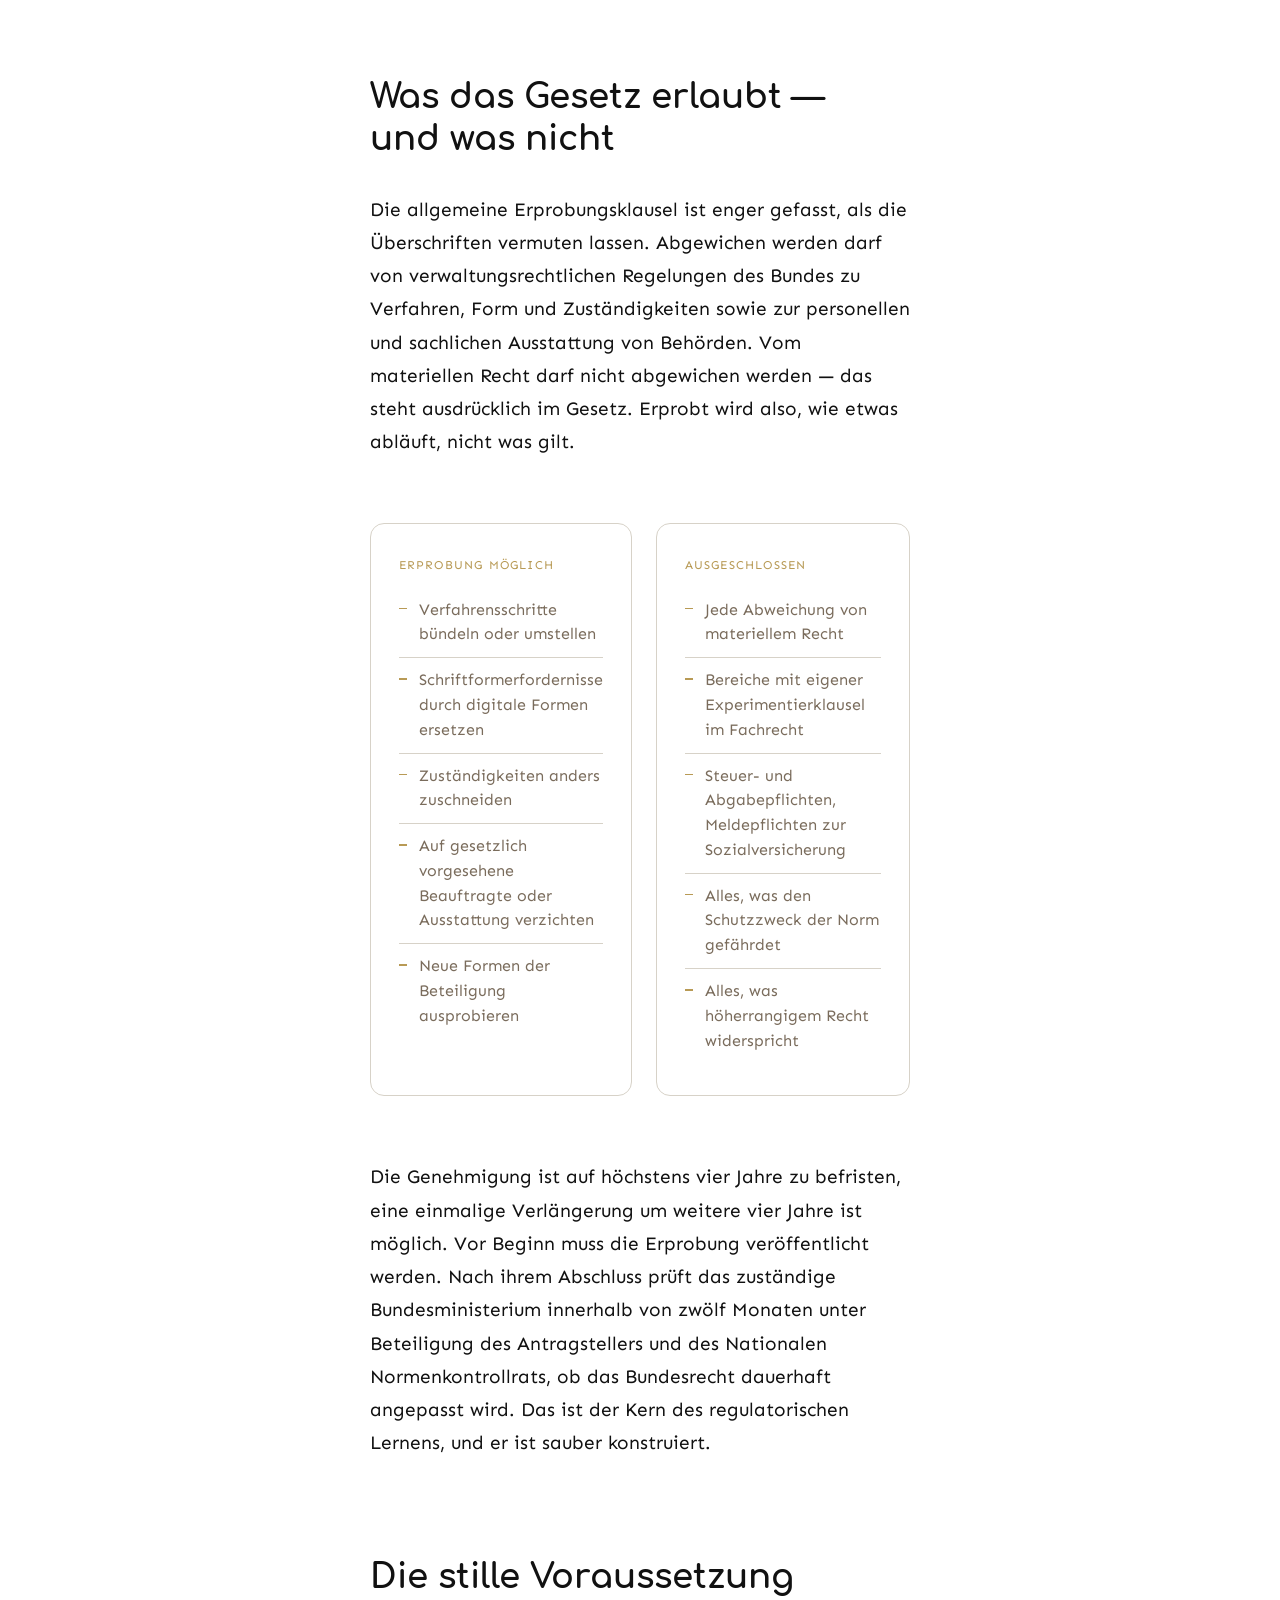
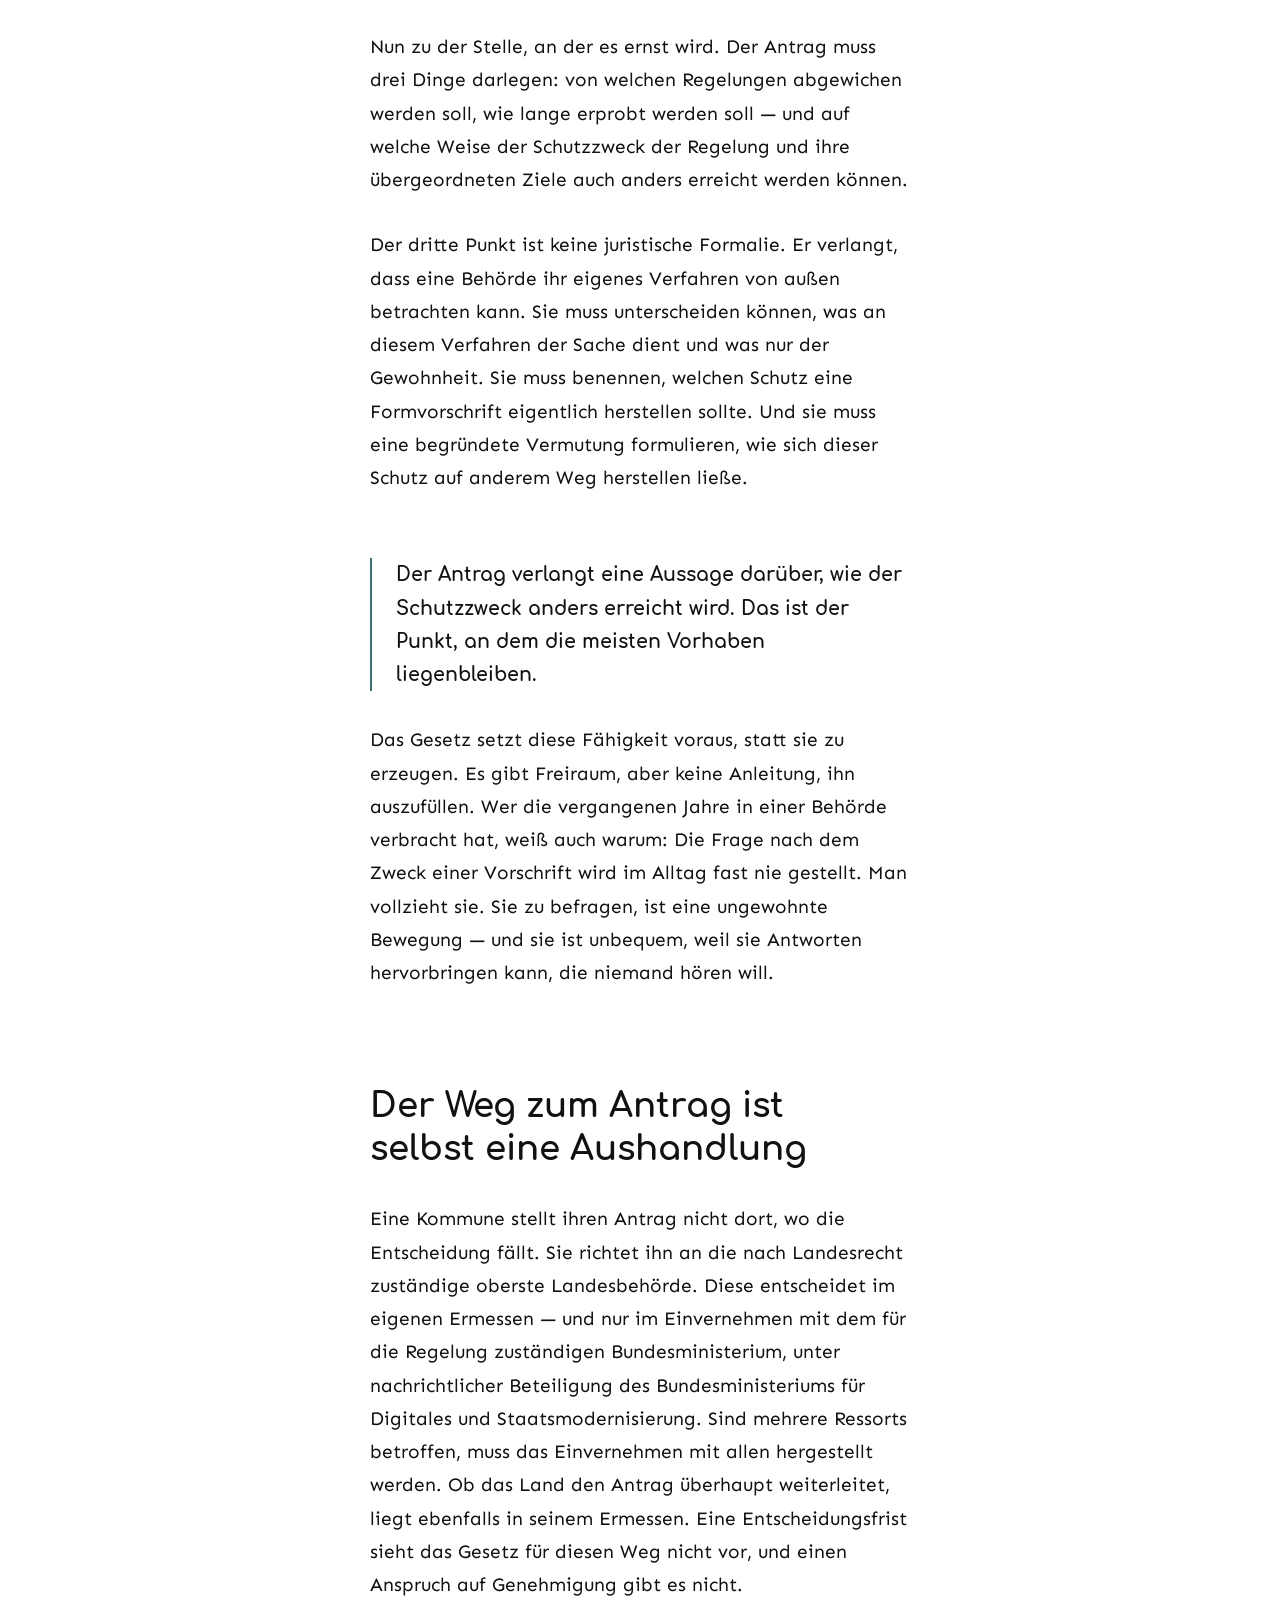
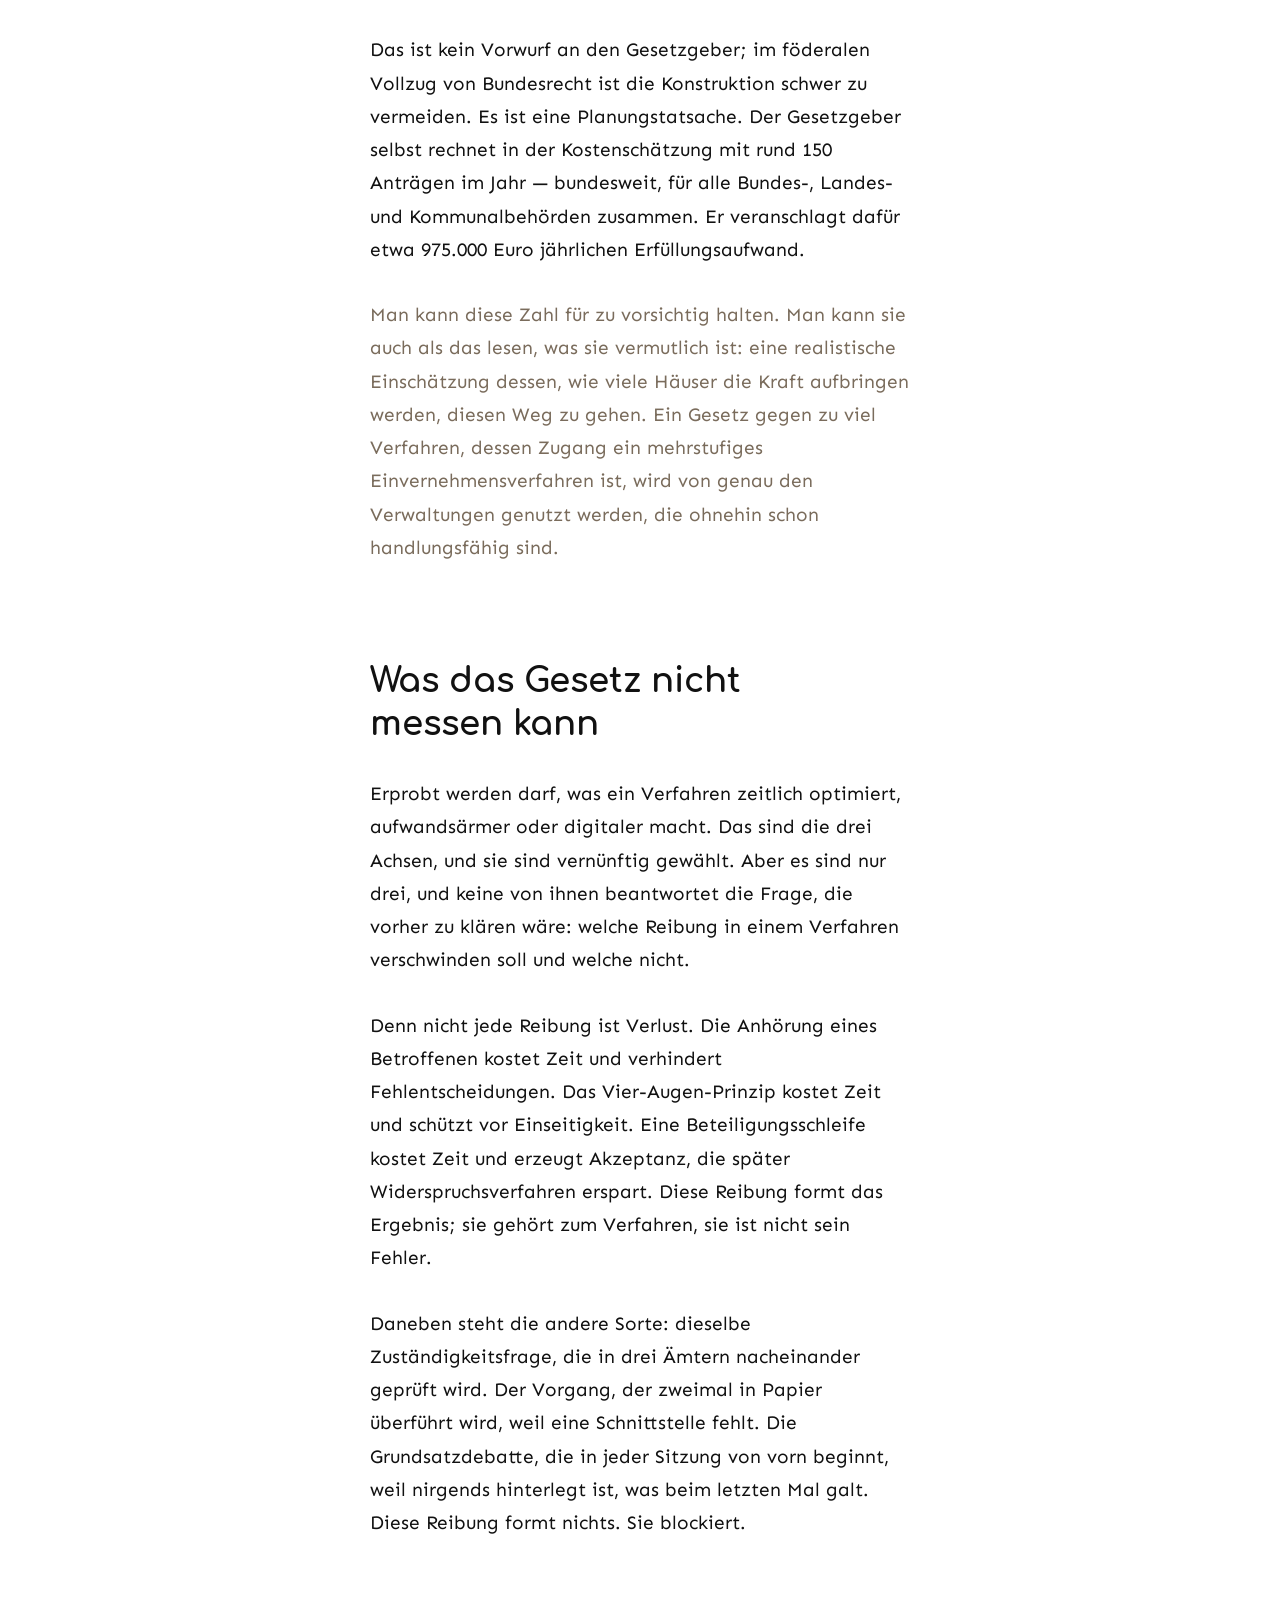
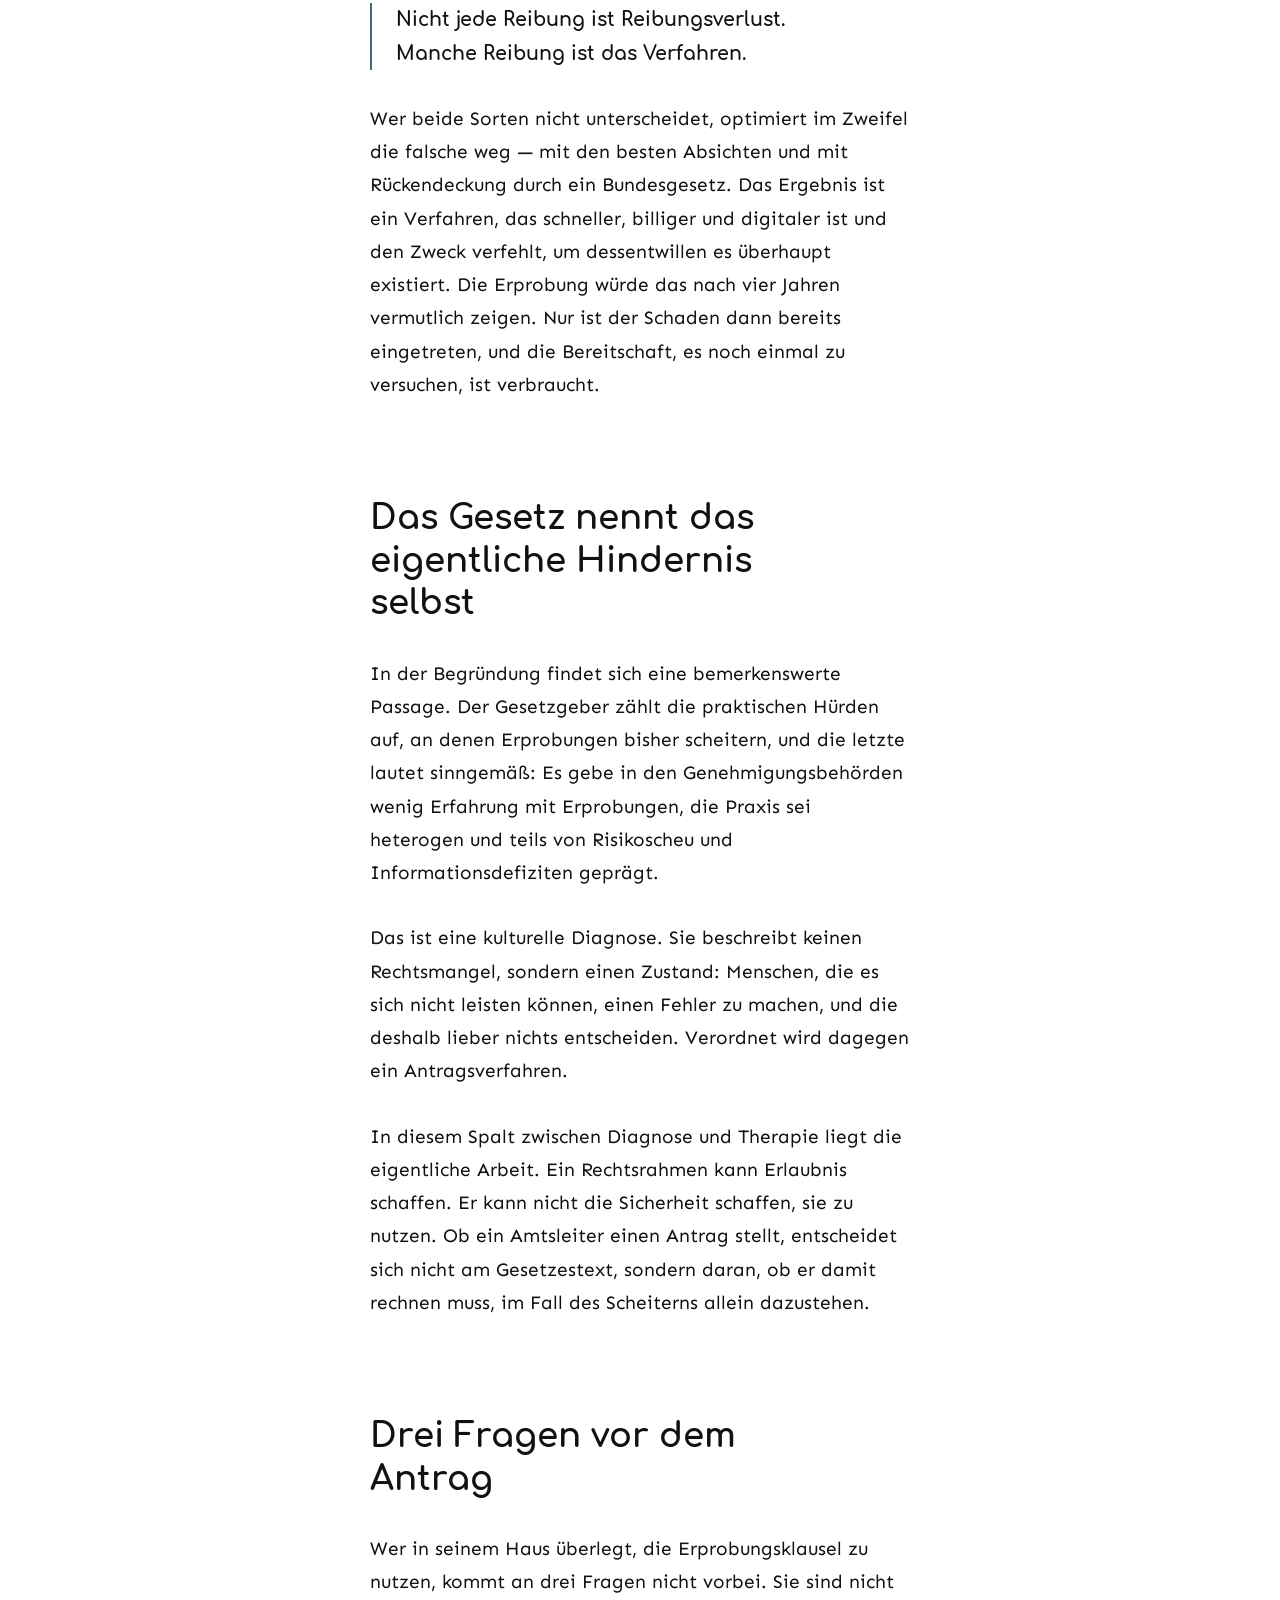
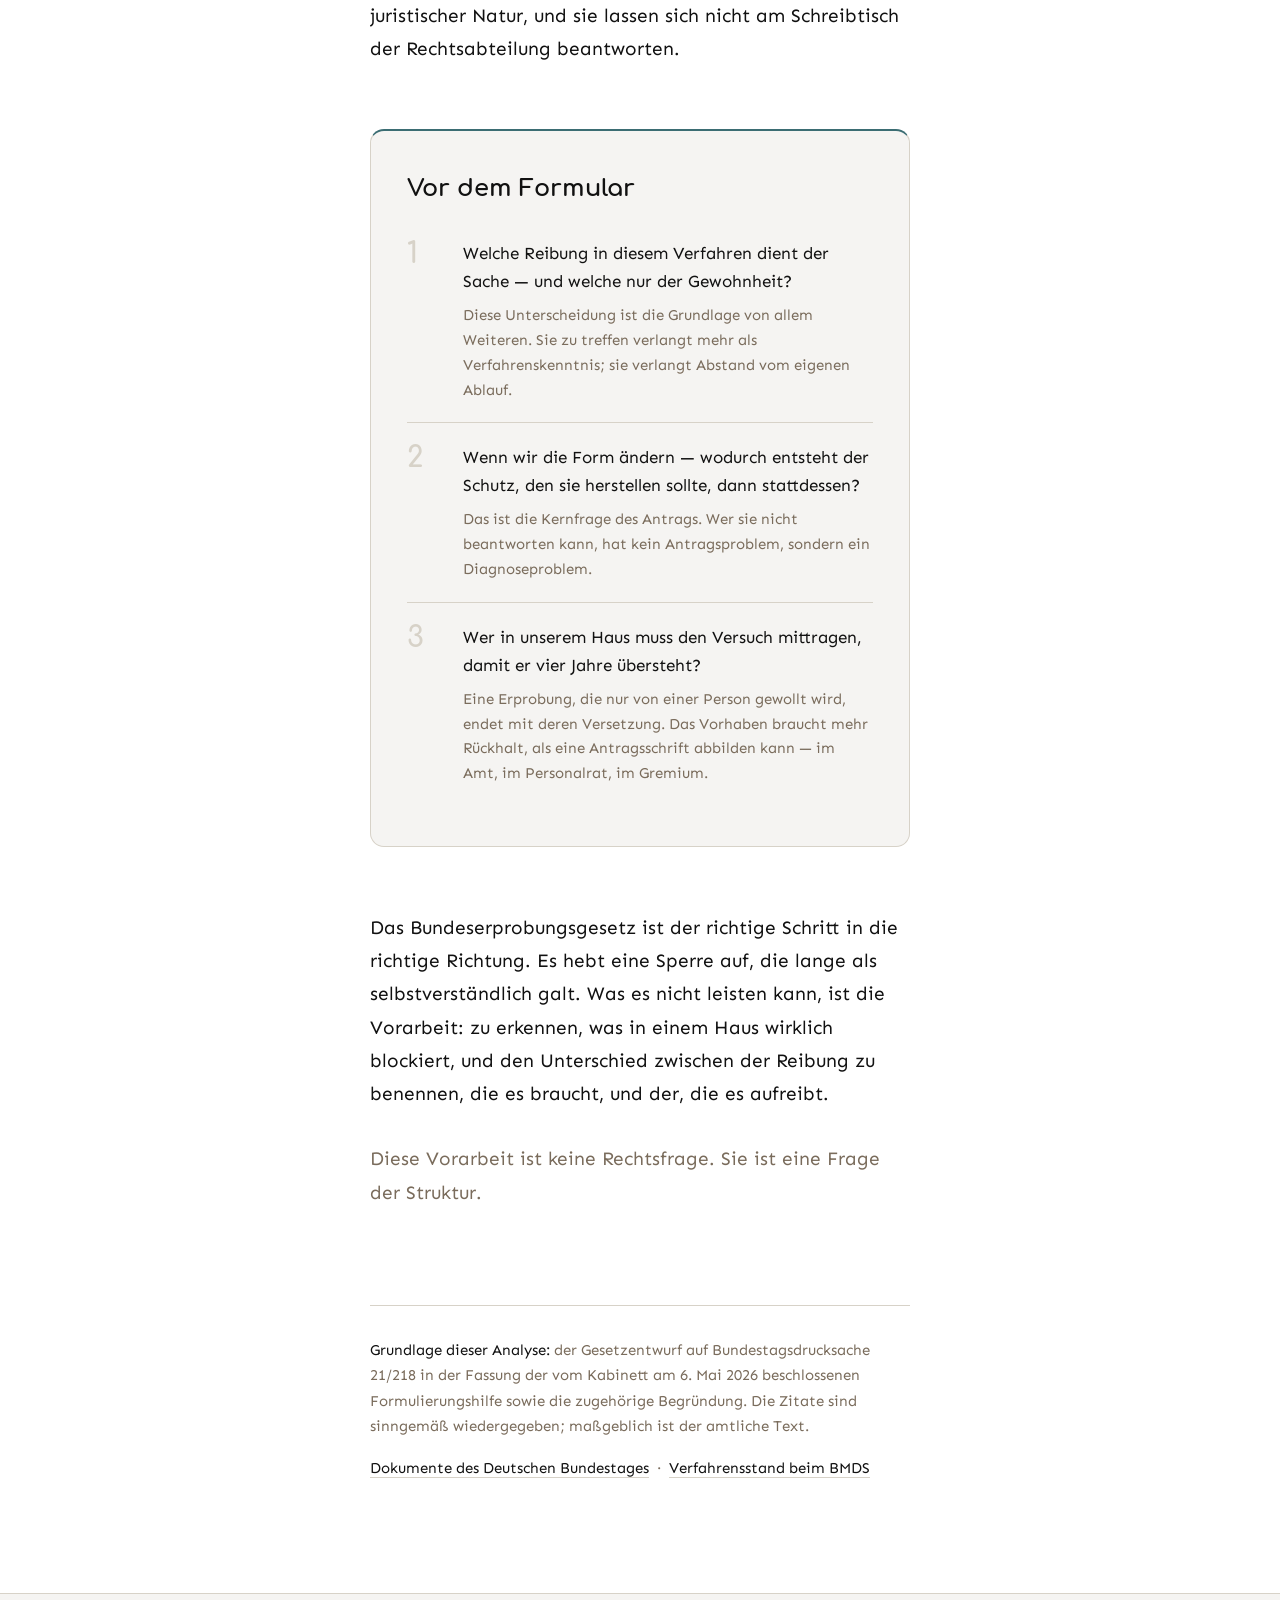
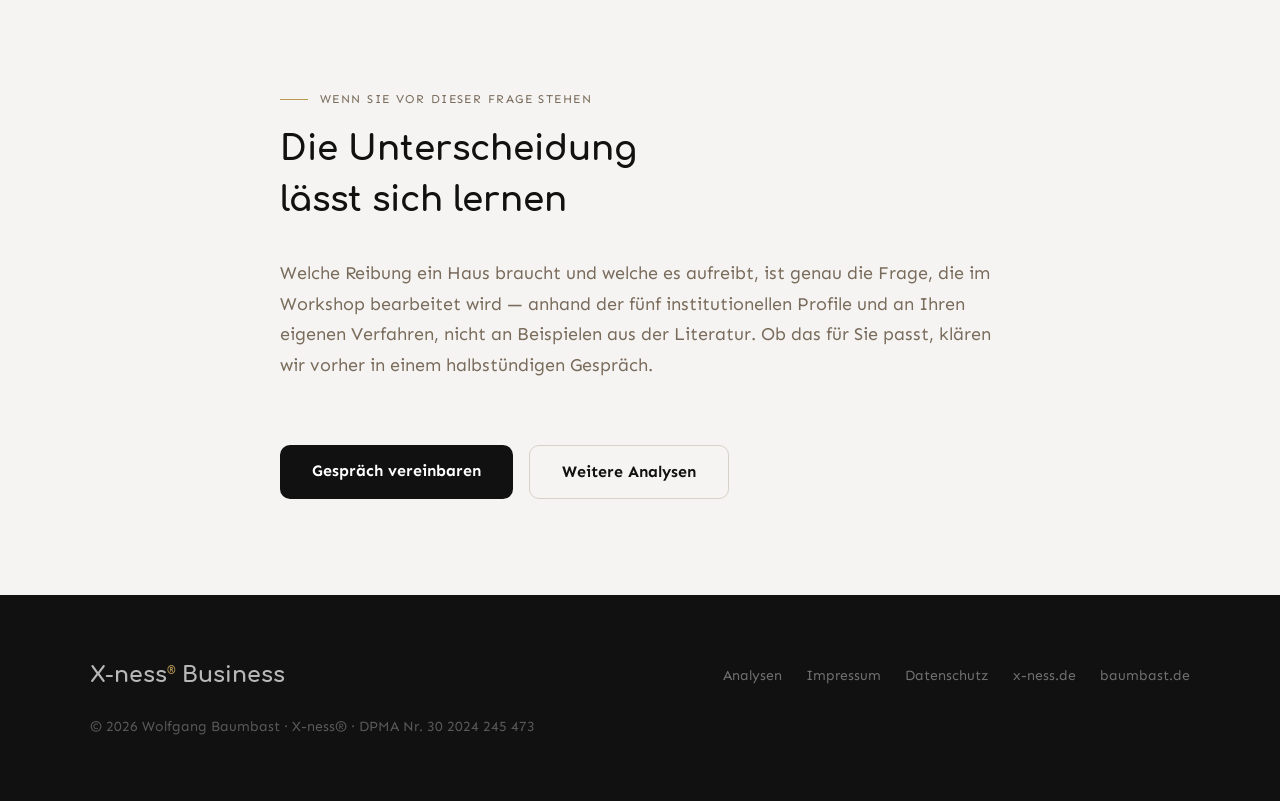
<file: analyse_bundeserprobungsgesetz.html>
<!DOCTYPE html>
<html lang="de">
<head>
<meta charset="UTF-8">
<meta name="viewport" content="width=device-width, initial-scale=1.0">
<title>Was das Bundeserprobungsgesetz kann — und was es voraussetzt | X-ness® Business</title>
<meta name="description" content="Das Bundeserprobungsgesetz erlaubt Kommunen, von Verfahrensvorschriften des Bundes abzuweichen. Eine Analyse dessen, was das Gesetz leistet, was es ausschließt und welche Fähigkeit es stillschweigend voraussetzt.">
<meta name="author" content="Wolfgang Baumbast">
<link rel="canonical" href="https://www.x-ness-business.de/analyse_bundeserprobungsgesetz.html">
<meta property="og:type" content="article">
<meta property="og:url" content="https://www.x-ness-business.de/analyse_bundeserprobungsgesetz.html">
<meta property="og:title" content="Was das Bundeserprobungsgesetz kann — und was es voraussetzt">
<meta property="og:description" content="Das Gesetz schafft Spielraum. Die Fähigkeit, ihn zu ergreifen, kann es nicht mitliefern.">
<meta property="og:locale" content="de_DE">
<link rel="stylesheet" href="fonts.css">
<style>
:root {
  --black:  #111111;
  --white:  #FFFFFF;
  --gold:   #B89A55;
  --stone:  #D7D2C8;
  --taupe:     #7A6C5C;
  --petrol: #3B6D73;
  --gray:   #F5F4F2;
  --serif:  'Non-Elbow-Sans', Georgia, serif;
  --sans:   'Sen', system-ui, sans-serif;
  --sp-xl:  96px;
  --sp-lg:  64px;
  --sp-md:  32px;
  --sp-sm:  16px;
  --max:    1280px;
  --read:   720px;
  --pad:    clamp(24px, 7vw, 96px);
}
*, *::before, *::after { box-sizing: border-box; margin: 0; padding: 0; }
html { scroll-behavior: smooth; }
body {
  font-family: var(--sans); font-size: 20px; color: var(--black);
  background: var(--white); line-height: 1.5;
}
h1, h2, h3 { font-family: var(--serif); font-weight: 400; color: var(--black); }
p { font-weight: 400; line-height: 1.5; margin-bottom: var(--sp-md); color: var(--taupe); }
p strong { font-weight: 400; color: var(--black); }

.eyebrow {
  font-size: 12px; letter-spacing: .12em; text-transform: uppercase;
  color: var(--taupe); margin-bottom: var(--sp-sm);
  display: flex; align-items: center; gap: 12px;
}
.eyebrow::before { content: ''; width: 28px; height: 1.5px; background: var(--gold); flex-shrink: 0; }

/* NAV */
nav {
  position: fixed; top: 0; left: 0; right: 0; z-index: 100;
  background: rgba(255,255,255,.97); backdrop-filter: blur(8px);
  border-bottom: 1.5px solid var(--stone); padding: 0 var(--pad);
}
.nav-inner { max-width: var(--max); margin: 0 auto; display: flex; align-items: center; justify-content: space-between; height: 68px; }
.nav-logo { font-family: var(--serif); font-size: 22px; color: var(--black); text-decoration: none; letter-spacing: .01em; }
.nav-logo sup { font-size: 11px; color: var(--gold); vertical-align: super; }
.nav-links { display: flex; gap: 32px; list-style: none; }
.nav-links a { font-size: 16px; color: var(--taupe); text-decoration: none; transition: color .2s; }
.nav-links a:hover { color: var(--black); }
.nav-links a.hier { color: var(--black); }
.nav-cta { background: var(--black) !important; color: var(--white) !important; padding: 8px 20px; border-radius: 10px; font-weight: 700 !important; }
.nav-cta:hover { opacity: .85 !important; color: var(--white) !important; }
@media (max-width: 680px) { .nav-links { display: none; } }

.btn-primary {
  display: inline-block; background: var(--black); color: var(--white);
  font-family: var(--sans); font-size: 16px; font-weight: 700;
  padding: 14px 32px; border-radius: 10px; text-decoration: none;
  border: none; cursor: pointer; transition: opacity .2s;
}
.btn-primary:hover { opacity: .85; }
.btn-line {
  display: inline-block; font-family: var(--sans); font-size: 16px; font-weight: 700;
  color: var(--black); text-decoration: none; padding: 14px 32px;
  border: 1.5px solid var(--stone); border-radius: 10px; background: transparent; transition: border-color .2s;
}
.btn-line:hover { border-color: var(--black); }

/* ARTIKEL-KOPF */
.a-hero { padding: calc(68px + var(--sp-lg)) var(--pad) var(--sp-lg); background: var(--gray); border-bottom: 1.5px solid var(--stone); }
.a-hero-inner { max-width: var(--read); margin: 0 auto; }
.a-hero h1 { font-size: clamp(32px, 4.6vw, 52px); line-height: 1.2; max-width: 22ch; }
.a-hero h1 em { font-style: normal; color: var(--petrol); }
.a-lead { font-size: clamp(18px, 2vw, 21px); color: var(--taupe); line-height: 1.65; margin-top: var(--sp-md); max-width: 62ch; }
.a-meta { margin-top: var(--sp-md); padding-top: var(--sp-sm); border-top: 1.5px solid var(--stone); font-size: 14px; color: var(--taupe); }

/* ARTIKEL-KÖRPER */
.a-body { max-width: var(--read); margin: 0 auto; padding: var(--sp-xl) var(--pad); }
.a-body h2 {
  font-size: clamp(26px, 3.2vw, 34px); line-height: 1.25;
  margin-top: var(--sp-xl); margin-bottom: var(--sp-md); max-width: 24ch;
}
.a-body h2:first-child { margin-top: 0; }
.a-body p { font-size: 19px; line-height: 1.75; color: var(--black); margin-bottom: var(--sp-md); }
.a-body p.quiet { color: var(--taupe); }
.a-punkt {
  font-family: var(--serif); font-size: clamp(22px, 2.8vw, 30px); line-height: 1.4;
  border-left: 2px solid var(--petrol); padding-left: 24px; margin: var(--sp-lg) 0;
  color: var(--black);
}
.a-boxen { display: grid; grid-template-columns: 1fr 1fr; gap: 24px; margin: var(--sp-lg) 0; }
.a-box { border: 1.5px solid var(--stone); border-radius: 14px; padding: 32px 28px; background: var(--white); }
.a-box.aus { background: transparent; }
.a-box-label { font-size: 12px; letter-spacing: .1em; text-transform: uppercase; color: var(--gold); margin-bottom: 14px; }
.a-box ul { list-style: none; }
.a-box li {
  font-size: 16px; color: var(--taupe); line-height: 1.55;
  padding: 10px 0 10px 20px; position: relative; border-bottom: 1px solid var(--stone);
}
.a-box li:last-child { border-bottom: none; }
.a-box li::before { content: ''; position: absolute; left: 0; top: 20px; width: 8px; height: 1.5px; background: var(--gold); }
@media (max-width: 720px) { .a-boxen { grid-template-columns: 1fr; } }

.a-fragen { border: 1.5px solid var(--stone); border-top: 2px solid var(--petrol); border-radius: 14px; padding: 40px 36px; background: var(--gray); margin: var(--sp-lg) 0; }
.a-fragen h3 { font-size: 24px; margin-bottom: var(--sp-md); }
.a-frage { padding: 20px 0; border-top: 1.5px solid var(--stone); display: grid; grid-template-columns: 40px 1fr; gap: 16px; align-items: start; }
.a-frage:first-of-type { border-top: none; padding-top: 0; }
.a-frage-num { font-family: var(--serif); font-size: 28px; color: var(--stone); line-height: 1.1; }
.a-frage p { font-size: 17px; line-height: 1.65; color: var(--black); margin: 0; }
.a-frage p span { display: block; margin-top: 8px; font-size: 15px; color: var(--taupe); }

.a-quellen { margin-top: var(--sp-xl); padding-top: var(--sp-md); border-top: 1.5px solid var(--stone); }
.a-quellen p { font-size: 15px; line-height: 1.7; color: var(--taupe); margin-bottom: var(--sp-sm); }
.a-quellen a { color: var(--black); text-decoration: none; border-bottom: 1px solid var(--stone); }
.a-quellen a:hover { border-color: var(--black); }

/* ABSCHLUSS */
.a-schluss { background: var(--gray); border-top: 1.5px solid var(--stone); padding: var(--sp-xl) var(--pad); }
.a-schluss-inner { max-width: var(--read); margin: 0 auto; }
.a-schluss h2 { font-size: clamp(26px, 3.2vw, 34px); margin-bottom: var(--sp-md); max-width: 22ch; }
.a-schluss p { font-size: 18px; line-height: 1.7; }
.a-schluss-row { display: flex; gap: 16px; flex-wrap: wrap; margin-top: var(--sp-lg); }

/* FOOTER */
footer { background: var(--black); padding: var(--sp-lg) var(--pad); color: rgba(255,255,255,.4); font-size: 14px; }
.footer-inner { max-width: var(--max); margin: 0 auto; display: flex; flex-wrap: wrap; gap: 24px; align-items: center; justify-content: space-between; }
.footer-logo { font-family: var(--serif); font-size: 22px; color: rgba(255,255,255,.7); text-decoration: none; }
.footer-logo sup { font-size: 10px; color: var(--gold); }
.footer-links { display: flex; gap: 24px; list-style: none; flex-wrap: wrap; }
footer a { color: rgba(255,255,255,.4); text-decoration: none; transition: color .2s; }
footer a:hover { color: rgba(255,255,255,.8); }
</style>
</head>
<body>

<nav>
  <div class="nav-inner">
    <a href="index.html" class="nav-logo">X-ness<sup>&reg;</sup> <span style="font-size:14px;color:var(--taupe);">Business</span></a>
    <ul class="nav-links">
      <li><a href="index.html#last">Die Aushandlungslast</a></li>
      <li><a href="index.html#profile">Die fünf Profile</a></li>
      <li><a href="index.html#formate">Formate</a></li>
      <li><a href="analysen.html" class="hier">Analysen</a></li>
      <li><a href="index.html#gespraech" class="nav-cta">Gespräch &rarr;</a></li>
    </ul>
  </div>
</nav>

<header class="a-hero">
  <div class="a-hero-inner">
    <div class="eyebrow">Analyse · Verwaltung</div>
    <h1>Was das Bundeserprobungsgesetz kann — und was es <em>voraussetzt</em></h1>
    <p class="a-lead">
      Kommunen dürfen künftig von Verfahrensvorschriften des Bundes abweichen, um zu
      erproben, ob es einfacher geht. Das ist ein echter Zugewinn. Wer den Gesetzestext
      allerdings neben die eigene Verwaltungswirklichkeit legt, erkennt schnell: Die
      schwierigste Arbeit beginnt dort, wo das Gesetz aufhört.
    </p>
    <p class="a-meta">Stand: August 2026 · Lesezeit etwa acht Minuten</p>
  </div>
</header>

<article class="a-body">

  <p>
    Der Deutsche Bundestag hat das Bundeserprobungsgesetz Anfang Juli 2026 beschlossen.
    Es ist aus dem früheren Reallabore-Gesetz hervorgegangen und im parlamentarischen
    Verfahren deutlich erweitert worden — unter anderem um jenen Teil, der für Kommunen
    der interessanteste ist: die allgemeine Erprobungsklausel in den §§ 3 bis 5. Weil die
    Änderungen das Gesetz zustimmungsbedürftig gemacht haben, lohnt vor jeder Planung ein
    Blick auf den aktuellen Verkündungsstand.
  </p>
  <p>
    Der Grundgedanke ist gut und er ist überfällig. Bisher blieb es in den Ämtern
    regelmäßig bei der Erkenntnis, dass man es eigentlich anders machen müsste. Künftig
    soll diese Erkenntnis rechtssicher vor Ort erprobt werden können — und wenn sie sich
    bewährt, in die Fläche gehen. Der Staat soll nicht nur regulieren, sondern lernen.
  </p>
  <p class="quiet">
    Über diesen Grundgedanken ist inzwischen viel geschrieben worden. Weniger geschrieben
    wurde darüber, was das Gesetz von einer Verwaltung verlangt, die es tatsächlich nutzen
    will. Darum geht es hier.
  </p>

  <h2>Was das Gesetz erlaubt — und was nicht</h2>

  <p>
    Die allgemeine Erprobungsklausel ist enger gefasst, als die Überschriften vermuten
    lassen. Abgewichen werden darf von verwaltungsrechtlichen Regelungen des Bundes zu
    Verfahren, Form und Zuständigkeiten sowie zur personellen und sachlichen Ausstattung
    von Behörden. Vom materiellen Recht darf nicht abgewichen werden — das steht
    ausdrücklich im Gesetz. Erprobt wird also, wie etwas abläuft, nicht was gilt.
  </p>

  <div class="a-boxen">
    <div class="a-box">
      <div class="a-box-label">Erprobung möglich</div>
      <ul>
        <li>Verfahrensschritte bündeln oder umstellen</li>
        <li>Schriftformerfordernisse durch digitale Formen ersetzen</li>
        <li>Zuständigkeiten anders zuschneiden</li>
        <li>Auf gesetzlich vorgesehene Beauftragte oder Ausstattung verzichten</li>
        <li>Neue Formen der Beteiligung ausprobieren</li>
      </ul>
    </div>
    <div class="a-box aus">
      <div class="a-box-label">Ausgeschlossen</div>
      <ul>
        <li>Jede Abweichung von materiellem Recht</li>
        <li>Bereiche mit eigener Experimentierklausel im Fachrecht</li>
        <li>Steuer- und Abgabepflichten, Meldepflichten zur Sozialversicherung</li>
        <li>Alles, was den Schutzzweck der Norm gefährdet</li>
        <li>Alles, was höherrangigem Recht widerspricht</li>
      </ul>
    </div>
  </div>

  <p>
    Die Genehmigung ist auf höchstens vier Jahre zu befristen, eine einmalige Verlängerung
    um weitere vier Jahre ist möglich. Vor Beginn muss die Erprobung veröffentlicht werden.
    Nach ihrem Abschluss prüft das zuständige Bundesministerium innerhalb von zwölf Monaten
    unter Beteiligung des Antragstellers und des Nationalen Normenkontrollrats, ob das
    Bundesrecht dauerhaft angepasst wird. Das ist der Kern des regulatorischen Lernens, und
    er ist sauber konstruiert.
  </p>

  <h2>Die stille Voraussetzung</h2>

  <p>
    Nun zu der Stelle, an der es ernst wird. Der Antrag muss drei Dinge darlegen: von
    welchen Regelungen abgewichen werden soll, wie lange erprobt werden soll — und auf
    welche Weise der Schutzzweck der Regelung und ihre übergeordneten Ziele auch anders
    erreicht werden können.
  </p>
  <p>
    Der dritte Punkt ist keine juristische Formalie. Er verlangt, dass eine Behörde ihr
    eigenes Verfahren von außen betrachten kann. Sie muss unterscheiden können, was an
    diesem Verfahren der Sache dient und was nur der Gewohnheit. Sie muss benennen, welchen
    Schutz eine Formvorschrift eigentlich herstellen sollte. Und sie muss eine begründete
    Vermutung formulieren, wie sich dieser Schutz auf anderem Weg herstellen ließe.
  </p>

  <p class="a-punkt">
    Der Antrag verlangt eine Aussage darüber, wie der Schutzzweck anders erreicht wird.
    Das ist der Punkt, an dem die meisten Vorhaben liegenbleiben.
  </p>

  <p>
    Das Gesetz setzt diese Fähigkeit voraus, statt sie zu erzeugen. Es gibt Freiraum, aber
    keine Anleitung, ihn auszufüllen. Wer die vergangenen Jahre in einer Behörde verbracht
    hat, weiß auch warum: Die Frage nach dem Zweck einer Vorschrift wird im Alltag fast nie
    gestellt. Man vollzieht sie. Sie zu befragen, ist eine ungewohnte Bewegung — und sie
    ist unbequem, weil sie Antworten hervorbringen kann, die niemand hören will.
  </p>

  <h2>Der Weg zum Antrag ist selbst eine Aushandlung</h2>

  <p>
    Eine Kommune stellt ihren Antrag nicht dort, wo die Entscheidung fällt. Sie richtet ihn
    an die nach Landesrecht zuständige oberste Landesbehörde. Diese entscheidet im eigenen
    Ermessen — und nur im Einvernehmen mit dem für die Regelung zuständigen
    Bundesministerium, unter nachrichtlicher Beteiligung des Bundesministeriums für
    Digitales und Staatsmodernisierung. Sind mehrere Ressorts betroffen, muss das
    Einvernehmen mit allen hergestellt werden. Ob das Land den Antrag überhaupt
    weiterleitet, liegt ebenfalls in seinem Ermessen. Eine Entscheidungsfrist sieht das
    Gesetz für diesen Weg nicht vor, und einen Anspruch auf Genehmigung gibt es nicht.
  </p>
  <p>
    Das ist kein Vorwurf an den Gesetzgeber; im föderalen Vollzug von Bundesrecht ist die
    Konstruktion schwer zu vermeiden. Es ist eine Planungstatsache. Der Gesetzgeber selbst
    rechnet in der Kostenschätzung mit rund 150 Anträgen im Jahr — bundesweit, für alle
    Bundes-, Landes- und Kommunalbehörden zusammen. Er veranschlagt dafür etwa 975.000 Euro
    jährlichen Erfüllungsaufwand.
  </p>
  <p class="quiet">
    Man kann diese Zahl für zu vorsichtig halten. Man kann sie auch als das lesen, was sie
    vermutlich ist: eine realistische Einschätzung dessen, wie viele Häuser die Kraft
    aufbringen werden, diesen Weg zu gehen. Ein Gesetz gegen zu viel Verfahren, dessen
    Zugang ein mehrstufiges Einvernehmensverfahren ist, wird von genau den Verwaltungen
    genutzt werden, die ohnehin schon handlungsfähig sind.
  </p>

  <h2>Was das Gesetz nicht messen kann</h2>

  <p>
    Erprobt werden darf, was ein Verfahren zeitlich optimiert, aufwandsärmer oder digitaler
    macht. Das sind die drei Achsen, und sie sind vernünftig gewählt. Aber es sind nur
    drei, und keine von ihnen beantwortet die Frage, die vorher zu klären wäre: welche
    Reibung in einem Verfahren verschwinden soll und welche nicht.
  </p>
  <p>
    Denn nicht jede Reibung ist Verlust. Die Anhörung eines Betroffenen kostet Zeit und
    verhindert Fehlentscheidungen. Das Vier-Augen-Prinzip kostet Zeit und schützt vor
    Einseitigkeit. Eine Beteiligungsschleife kostet Zeit und erzeugt Akzeptanz, die später
    Widerspruchsverfahren erspart. Diese Reibung formt das Ergebnis; sie gehört zum
    Verfahren, sie ist nicht sein Fehler.
  </p>
  <p>
    Daneben steht die andere Sorte: dieselbe Zuständigkeitsfrage, die in drei Ämtern
    nacheinander geprüft wird. Der Vorgang, der zweimal in Papier überführt wird, weil eine
    Schnittstelle fehlt. Die Grundsatzdebatte, die in jeder Sitzung von vorn beginnt, weil
    nirgends hinterlegt ist, was beim letzten Mal galt. Diese Reibung formt nichts. Sie
    blockiert.
  </p>

  <p class="a-punkt">
    Nicht jede Reibung ist Reibungsverlust.<br>
    Manche Reibung ist das Verfahren.
  </p>

  <p>
    Wer beide Sorten nicht unterscheidet, optimiert im Zweifel die falsche weg — mit den
    besten Absichten und mit Rückendeckung durch ein Bundesgesetz. Das Ergebnis ist ein
    Verfahren, das schneller, billiger und digitaler ist und den Zweck verfehlt, um
    dessentwillen es überhaupt existiert. Die Erprobung würde das nach vier Jahren
    vermutlich zeigen. Nur ist der Schaden dann bereits eingetreten, und die Bereitschaft,
    es noch einmal zu versuchen, ist verbraucht.
  </p>

  <h2>Das Gesetz nennt das eigentliche Hindernis selbst</h2>

  <p>
    In der Begründung findet sich eine bemerkenswerte Passage. Der Gesetzgeber zählt die
    praktischen Hürden auf, an denen Erprobungen bisher scheitern, und die letzte lautet
    sinngemäß: Es gebe in den Genehmigungsbehörden wenig Erfahrung mit Erprobungen, die
    Praxis sei heterogen und teils von Risikoscheu und Informationsdefiziten geprägt.
  </p>
  <p>
    Das ist eine kulturelle Diagnose. Sie beschreibt keinen Rechtsmangel, sondern einen
    Zustand: Menschen, die es sich nicht leisten können, einen Fehler zu machen, und die
    deshalb lieber nichts entscheiden. Verordnet wird dagegen ein Antragsverfahren.
  </p>
  <p>
    In diesem Spalt zwischen Diagnose und Therapie liegt die eigentliche Arbeit. Ein
    Rechtsrahmen kann Erlaubnis schaffen. Er kann nicht die Sicherheit schaffen, sie zu
    nutzen. Ob ein Amtsleiter einen Antrag stellt, entscheidet sich nicht am Gesetzestext,
    sondern daran, ob er damit rechnen muss, im Fall des Scheiterns allein dazustehen.
  </p>

  <h2>Drei Fragen vor dem Antrag</h2>

  <p>
    Wer in seinem Haus überlegt, die Erprobungsklausel zu nutzen, kommt an drei Fragen
    nicht vorbei. Sie sind nicht juristischer Natur, und sie lassen sich nicht am
    Schreibtisch der Rechtsabteilung beantworten.
  </p>

  <div class="a-fragen">
    <h3>Vor dem Formular</h3>
    <div class="a-frage">
      <div class="a-frage-num">1</div>
      <p>
        Welche Reibung in diesem Verfahren dient der Sache — und welche nur der Gewohnheit?
        <span>Diese Unterscheidung ist die Grundlage von allem Weiteren. Sie zu treffen
        verlangt mehr als Verfahrenskenntnis; sie verlangt Abstand vom eigenen Ablauf.</span>
      </p>
    </div>
    <div class="a-frage">
      <div class="a-frage-num">2</div>
      <p>
        Wenn wir die Form ändern — wodurch entsteht der Schutz, den sie herstellen sollte,
        dann stattdessen?
        <span>Das ist die Kernfrage des Antrags. Wer sie nicht beantworten kann, hat kein
        Antragsproblem, sondern ein Diagnoseproblem.</span>
      </p>
    </div>
    <div class="a-frage">
      <div class="a-frage-num">3</div>
      <p>
        Wer in unserem Haus muss den Versuch mittragen, damit er vier Jahre übersteht?
        <span>Eine Erprobung, die nur von einer Person gewollt wird, endet mit deren
        Versetzung. Das Vorhaben braucht mehr Rückhalt, als eine Antragsschrift abbilden
        kann — im Amt, im Personalrat, im Gremium.</span>
      </p>
    </div>
  </div>

  <p>
    Das Bundeserprobungsgesetz ist der richtige Schritt in die richtige Richtung. Es hebt
    eine Sperre auf, die lange als selbstverständlich galt. Was es nicht leisten kann, ist
    die Vorarbeit: zu erkennen, was in einem Haus wirklich blockiert, und den Unterschied
    zwischen der Reibung zu benennen, die es braucht, und der, die es aufreibt.
  </p>
  <p class="quiet">
    Diese Vorarbeit ist keine Rechtsfrage. Sie ist eine Frage der Struktur.
  </p>

  <div class="a-quellen">
    <p>
      <strong>Grundlage dieser Analyse:</strong> der Gesetzentwurf auf Bundestagsdrucksache
      21/218 in der Fassung der vom Kabinett am 6. Mai 2026 beschlossenen Formulierungshilfe
      sowie die zugehörige Begründung. Die Zitate sind sinngemäß wiedergegeben; maßgeblich
      ist der amtliche Text.
    </p>
    <p>
      <a href="https://www.bundestag.de/dokumente" target="_blank" rel="noopener">Dokumente des Deutschen Bundestages</a>
      &nbsp;·&nbsp;
      <a href="https://bmds.bund.de/service/gesetzgebungsverfahren/bundeserprobungsgesetz" target="_blank" rel="noopener">Verfahrensstand beim BMDS</a>
    </p>
  </div>

</article>

<section class="a-schluss">
  <div class="a-schluss-inner">
    <div class="eyebrow">Wenn Sie vor dieser Frage stehen</div>
    <h2>Die Unterscheidung lässt sich lernen</h2>
    <p>
      Welche Reibung ein Haus braucht und welche es aufreibt, ist genau die Frage, die im
      Workshop bearbeitet wird — anhand der fünf institutionellen Profile und an Ihren
      eigenen Verfahren, nicht an Beispielen aus der Literatur. Ob das für Sie passt,
      klären wir vorher in einem halbstündigen Gespräch.
    </p>
    <div class="a-schluss-row">
      <a href="index.html#gespraech" class="btn-primary">Gespräch vereinbaren</a>
      <a href="analysen.html" class="btn-line">Weitere Analysen</a>
    </div>
  </div>
</section>

<footer>
  <div class="footer-inner">
    <a href="index.html" class="footer-logo">X-ness<sup>&reg;</sup> Business</a>
    <ul class="footer-links">
      <li><a href="analysen.html">Analysen</a></li>
      <li><a href="impressum.html">Impressum</a></li>
      <li><a href="datenschutz.html">Datenschutz</a></li>
      <li><a href="https://www.x-ness.de" target="_blank" rel="noopener">x-ness.de</a></li>
      <li><a href="https://www.baumbast.de" target="_blank" rel="noopener">baumbast.de</a></li>
    </ul>
    <p style="margin:0;color:rgba(255,255,255,.3);font-size:14px;">&copy; 2026 Wolfgang Baumbast &middot; X-ness&reg; &middot; DPMA Nr. 30 2024 245 473</p>
  </div>
</footer>

</body>
</html>
</file>
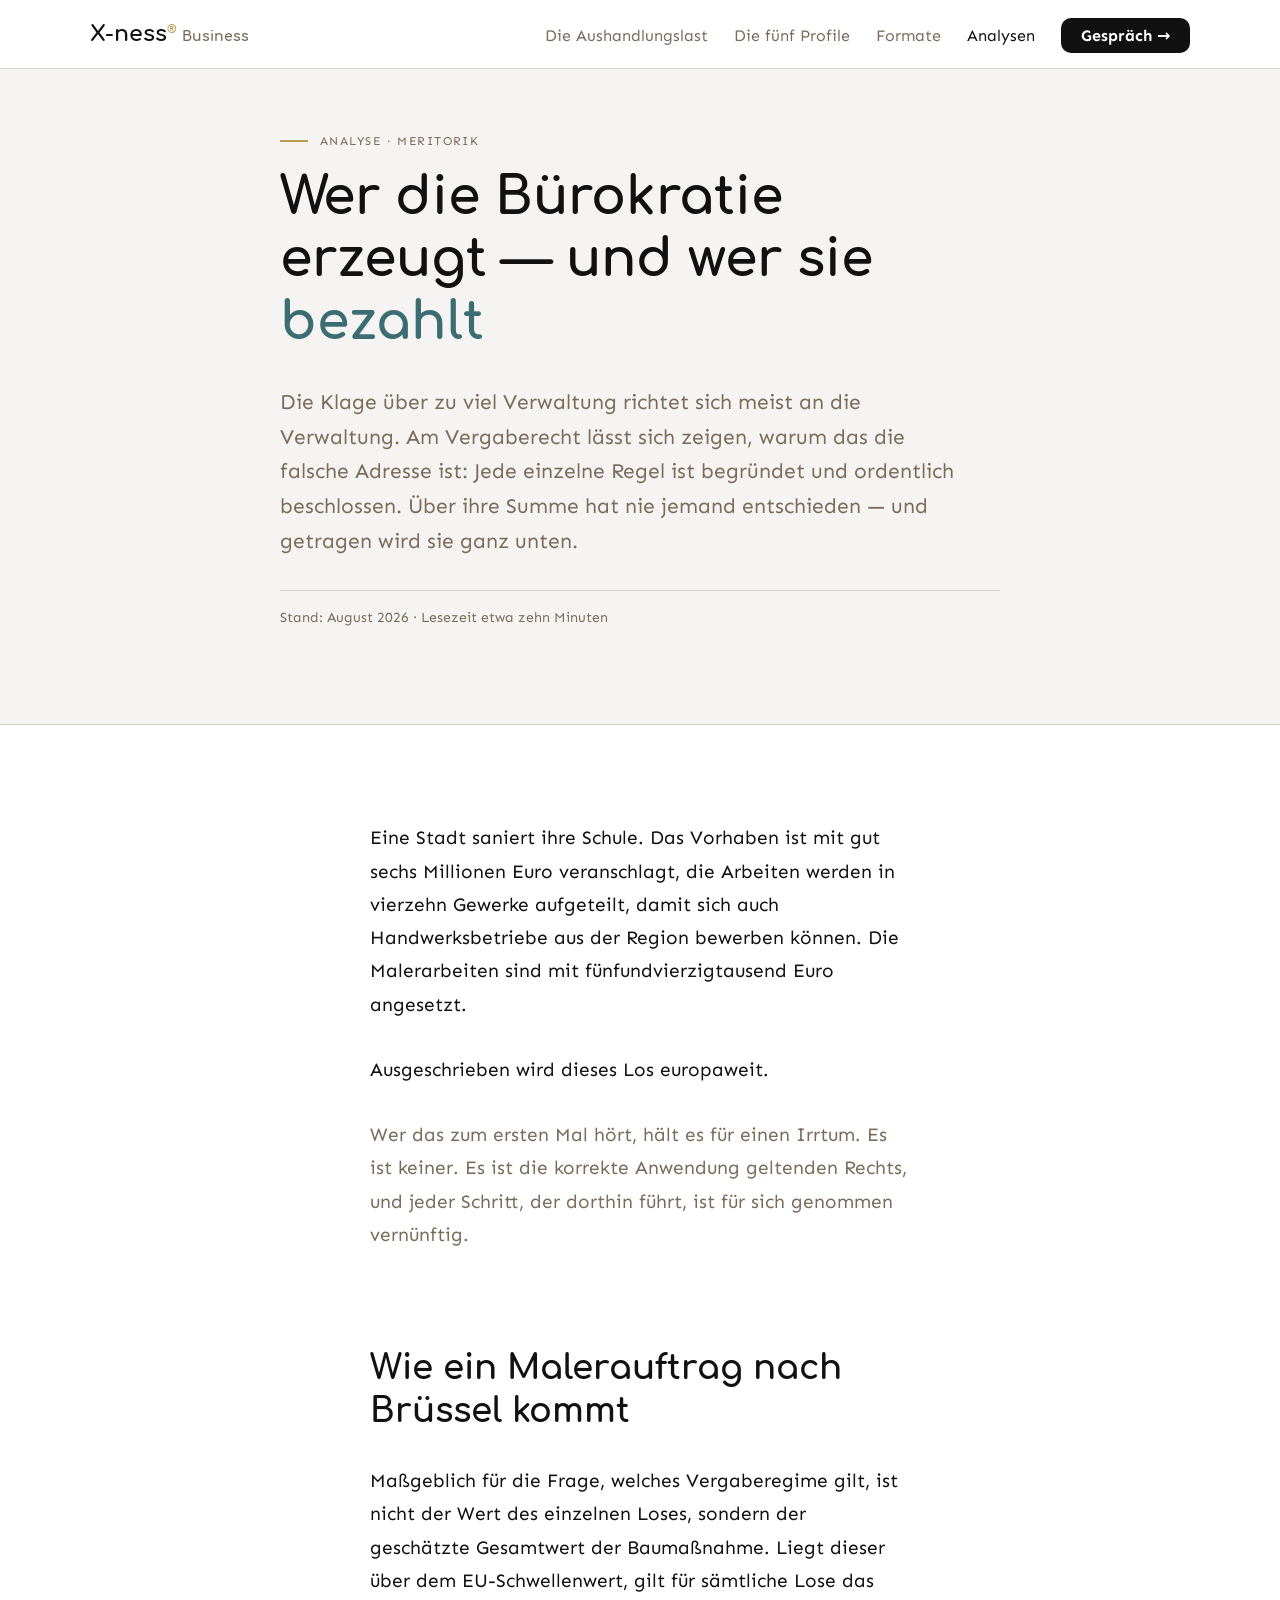
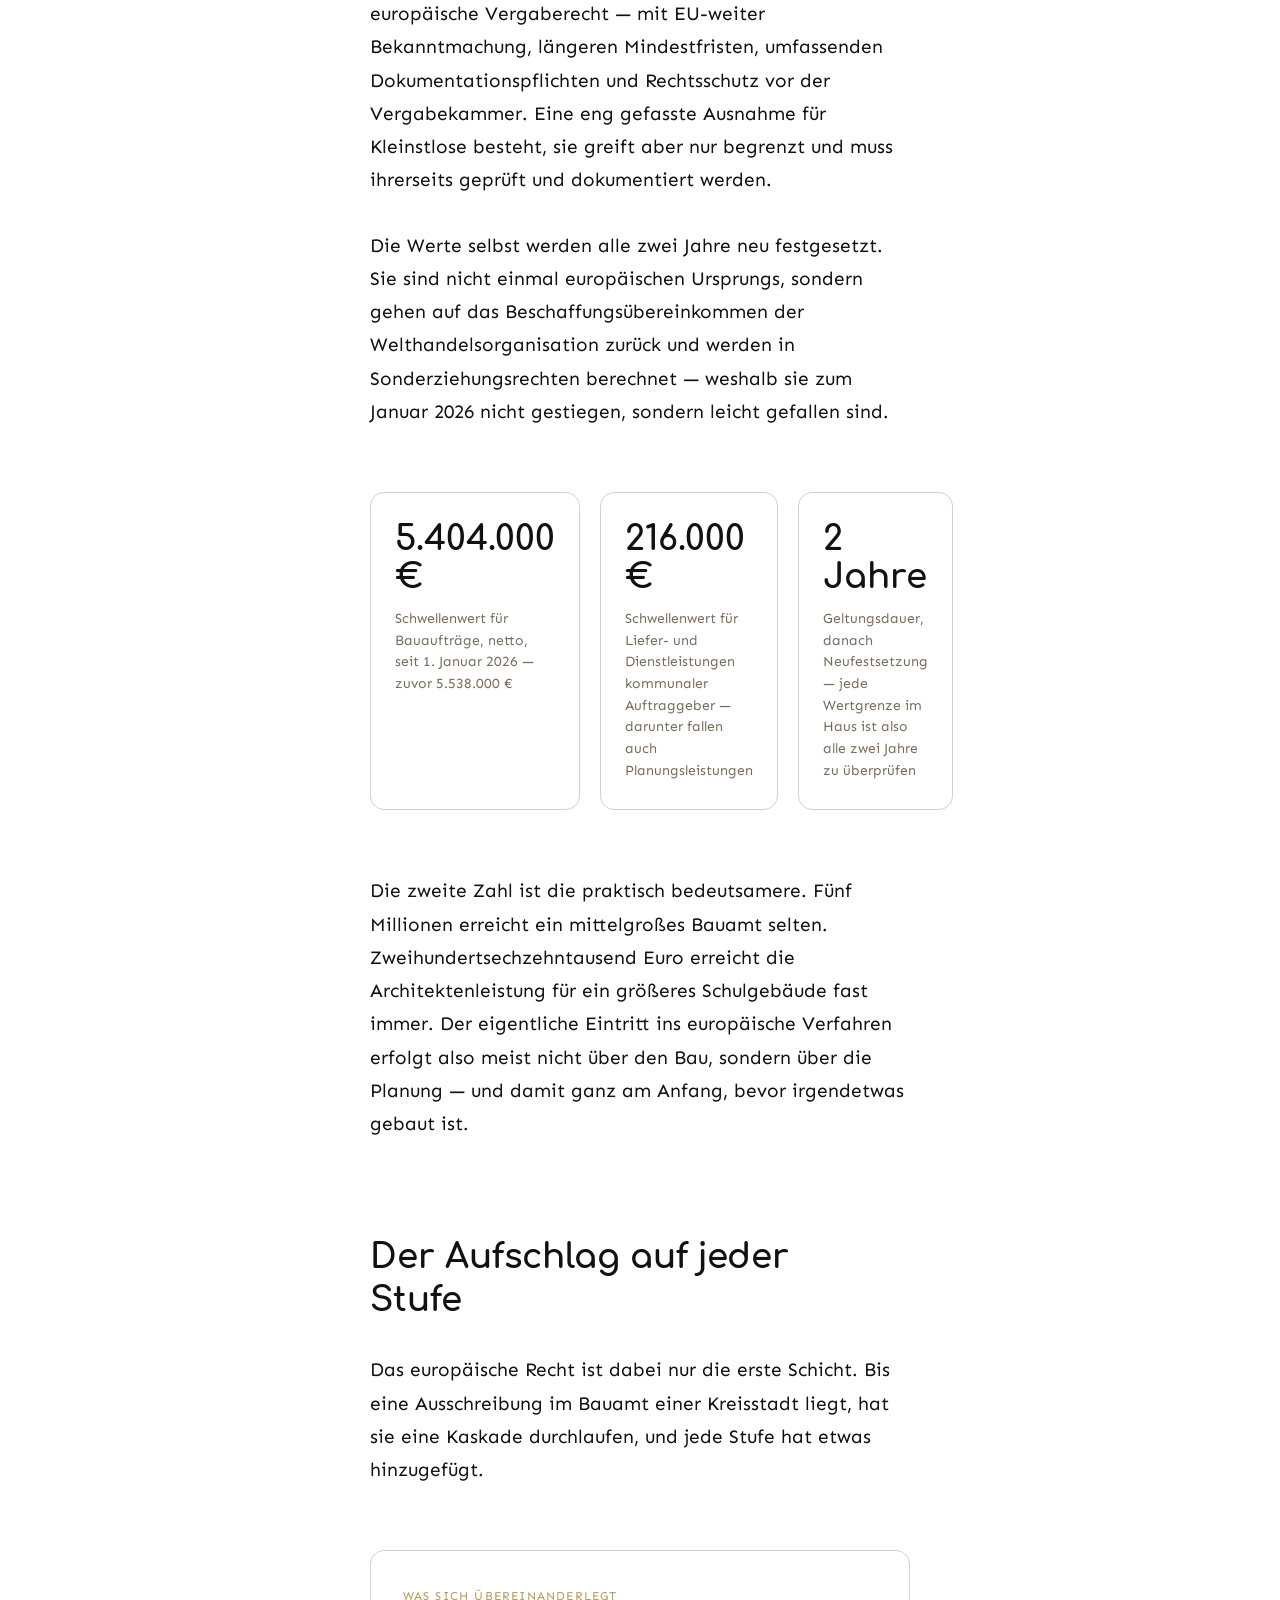
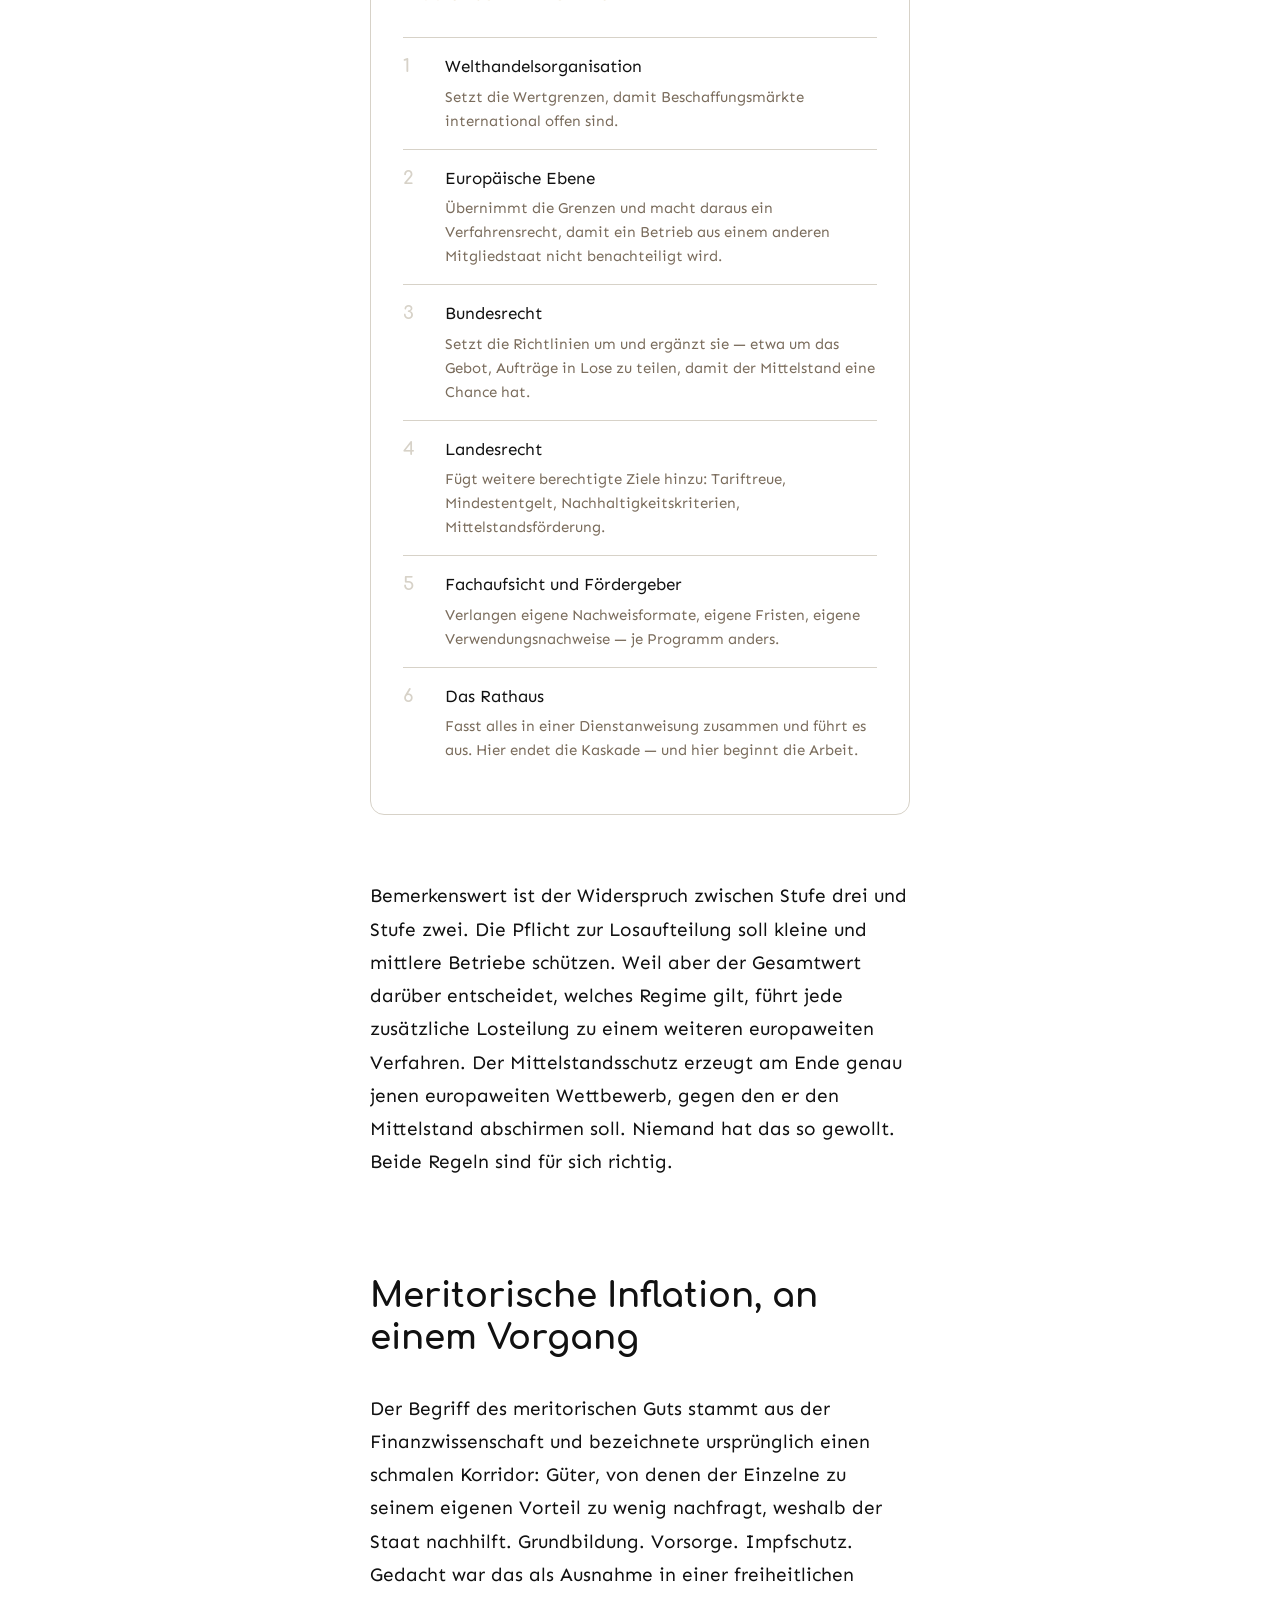
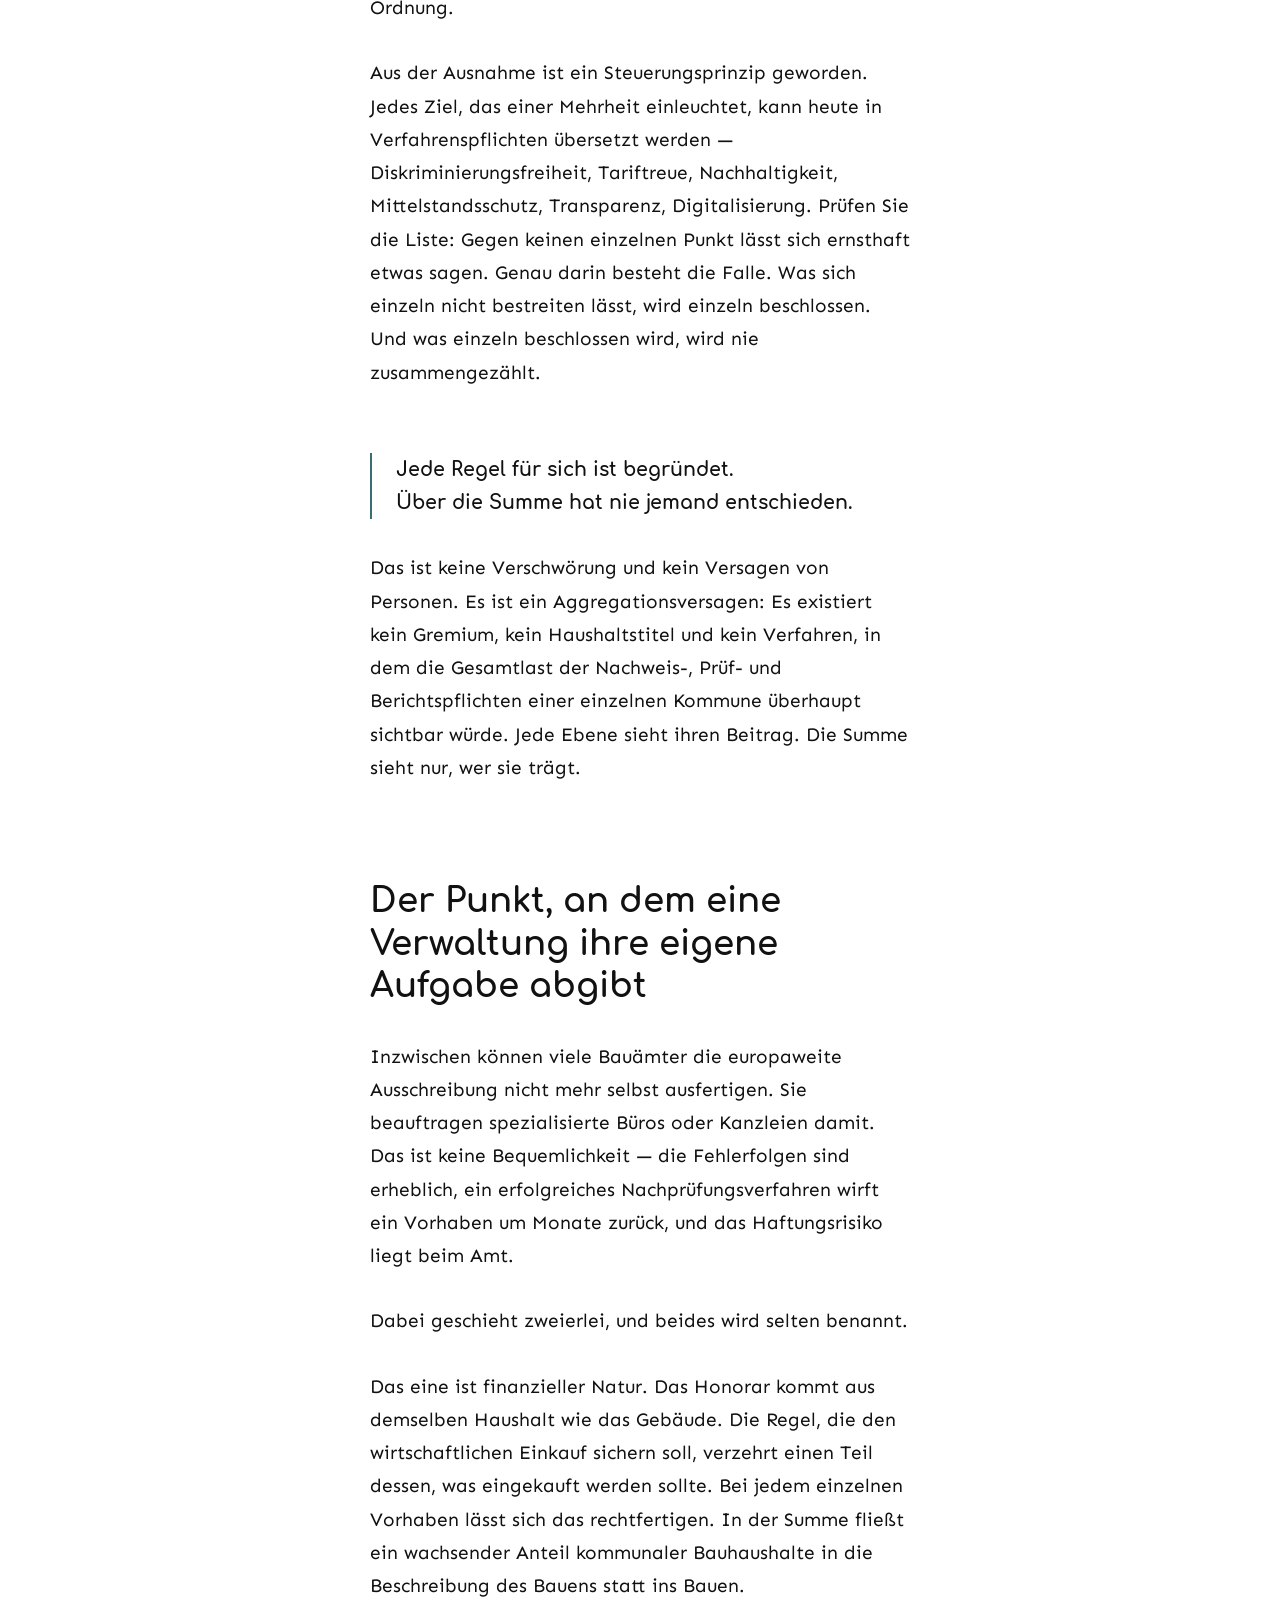
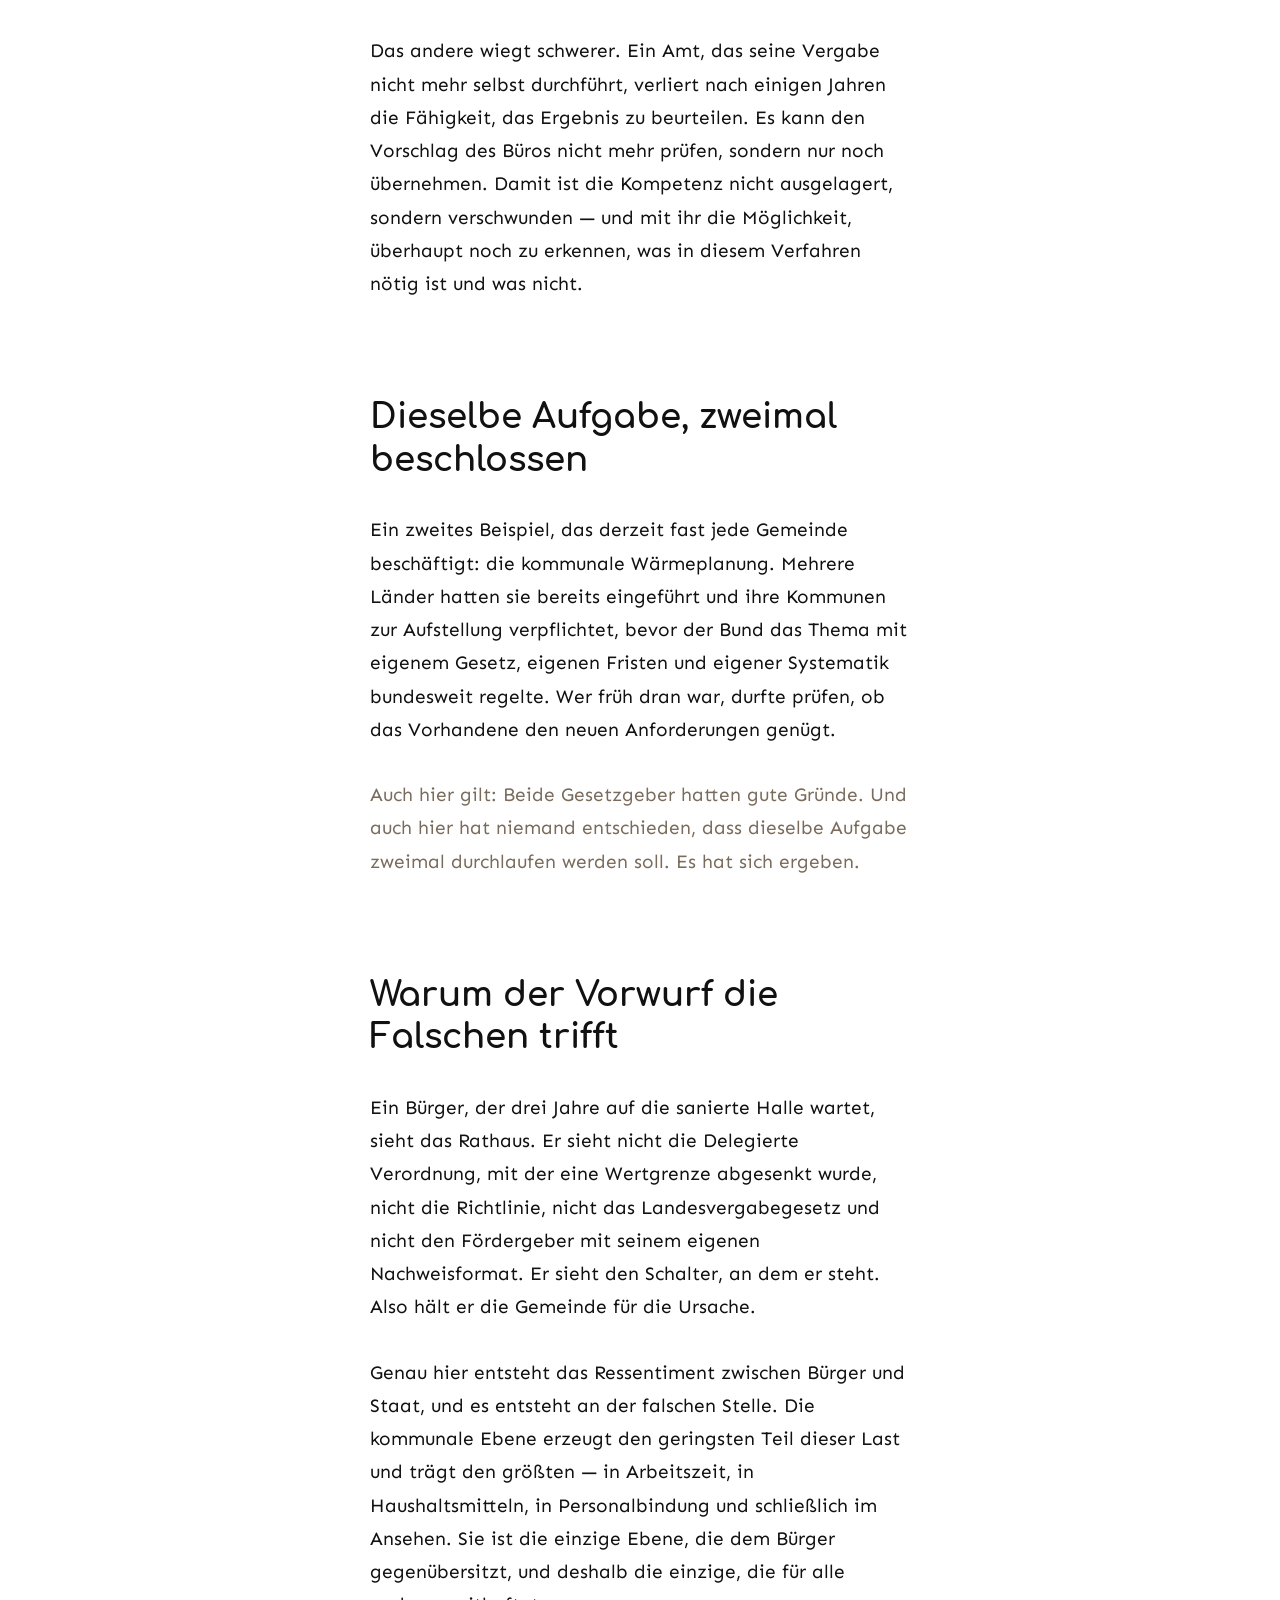
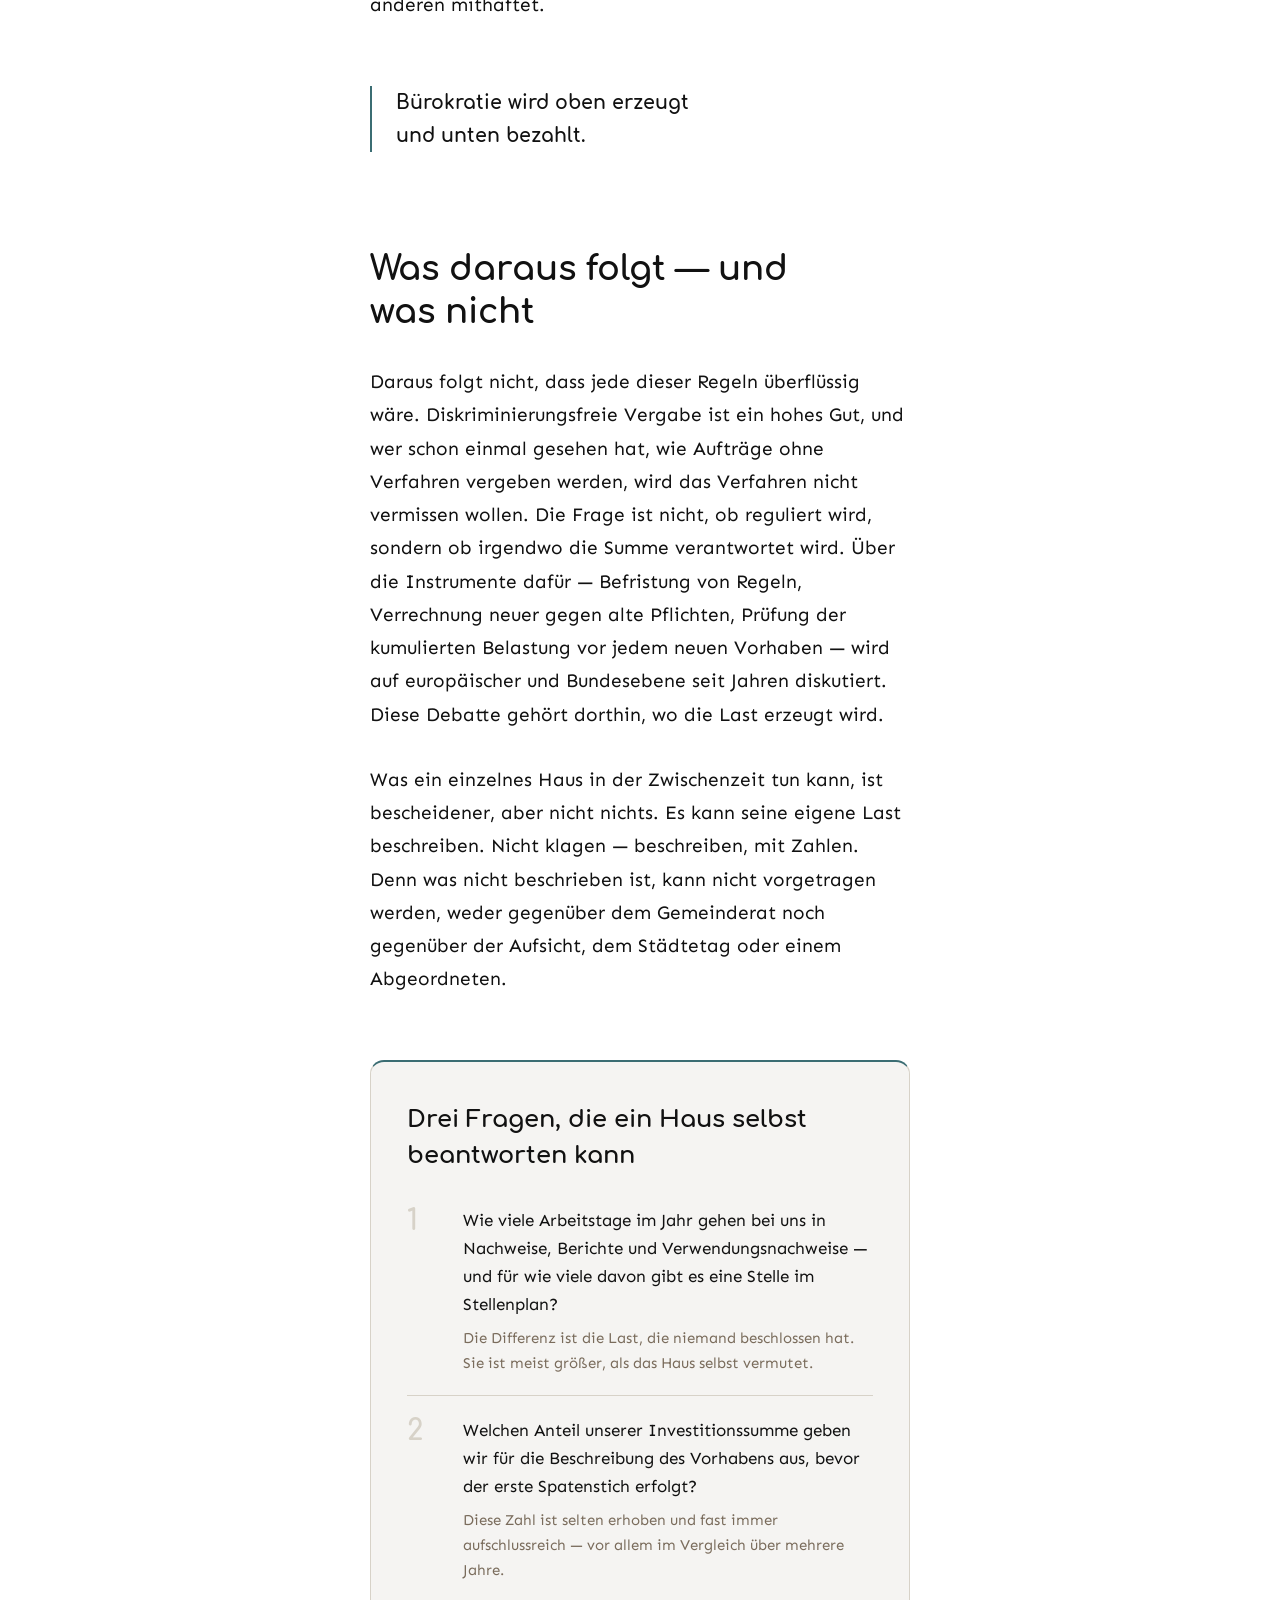
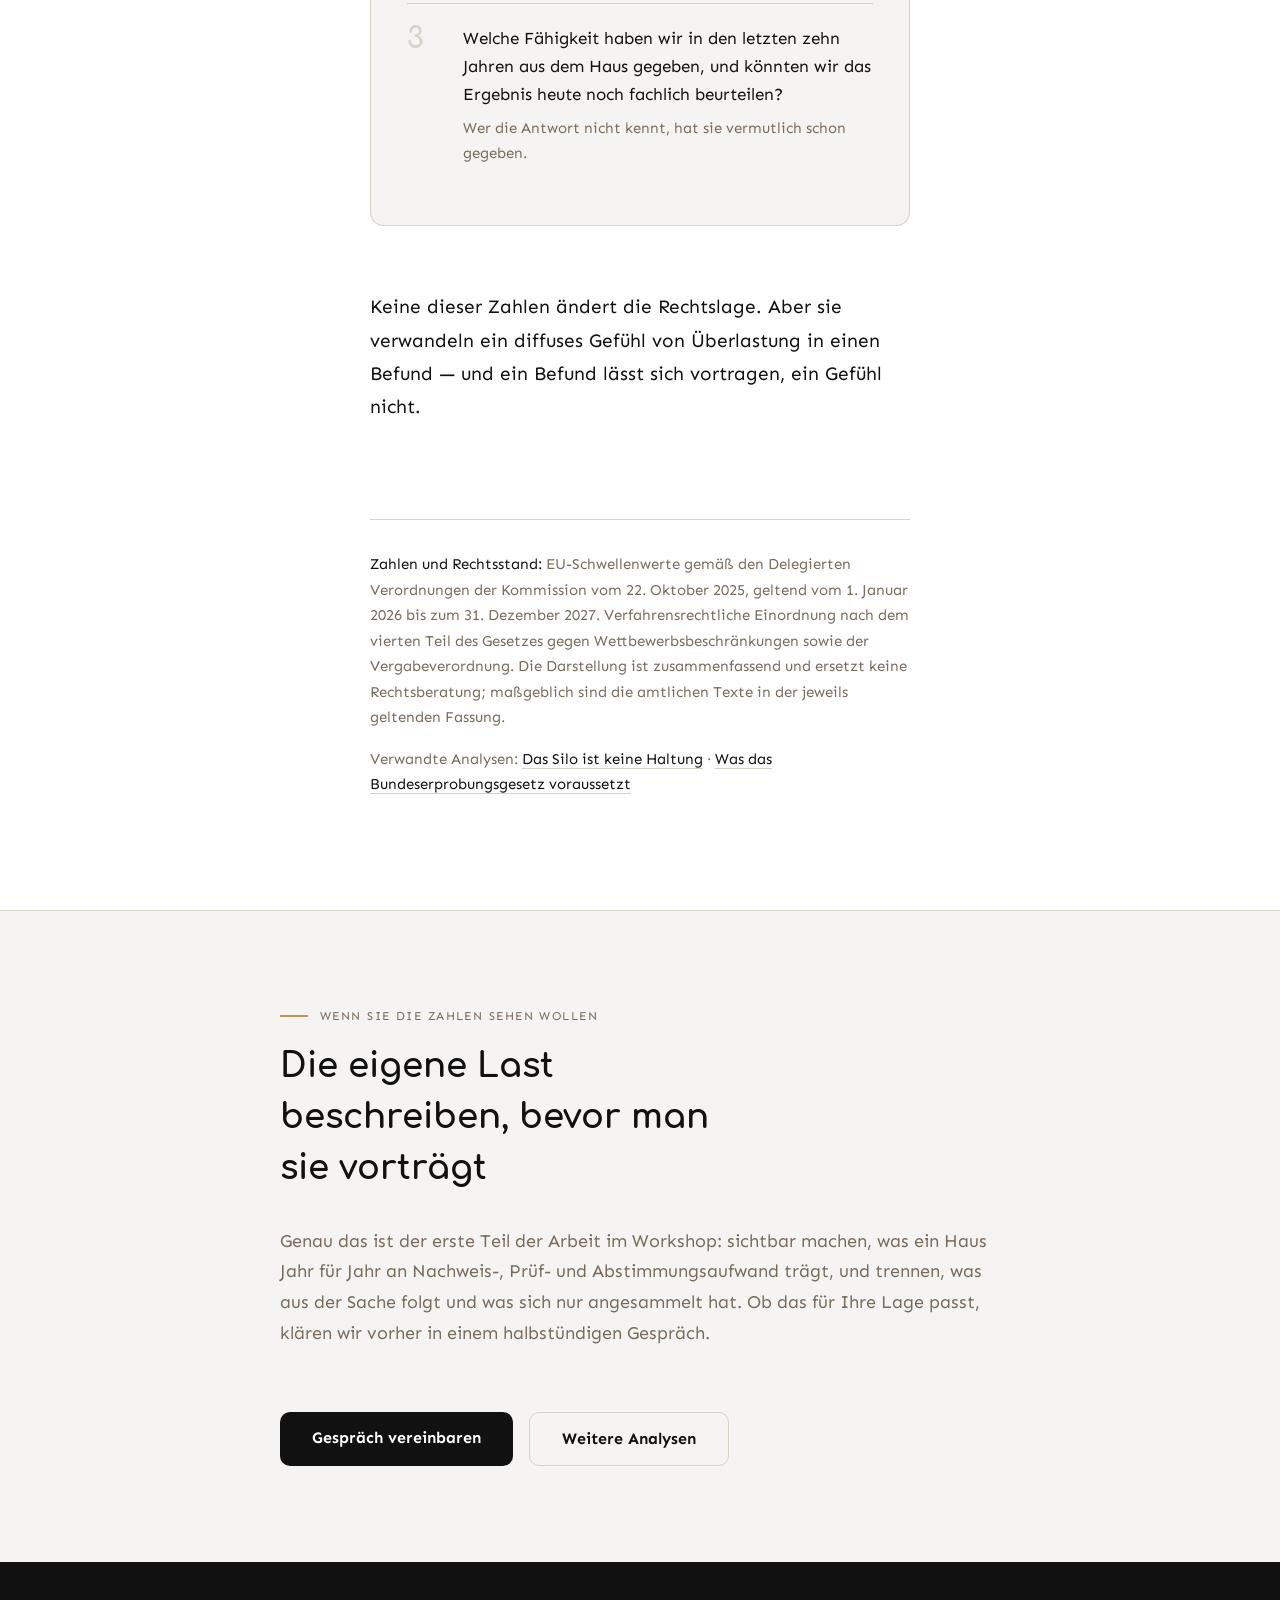
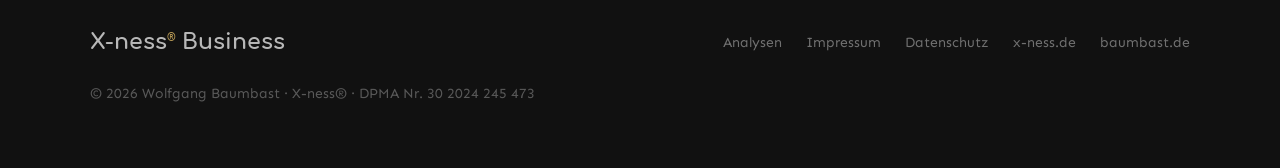
<file: analyse_meritorik.html>
<!DOCTYPE html>
<html lang="de">
<head>
<meta charset="UTF-8">
<meta name="viewport" content="width=device-width, initial-scale=1.0">
<title>Wer die Bürokratie erzeugt — und wer sie bezahlt | X-ness® Business</title>
<meta name="description" content="Am Beispiel des Vergaberechts: Jede einzelne Regel ist begründet, über die Summe hat nie jemand entschieden. Warum die Last unten ankommt und der Vorwurf die Falschen trifft.">
<meta name="author" content="Wolfgang Baumbast">
<link rel="canonical" href="https://www.x-ness-business.de/analyse_meritorik.html">
<meta property="og:type" content="article">
<meta property="og:url" content="https://www.x-ness-business.de/analyse_meritorik.html">
<meta property="og:title" content="Wer die Bürokratie erzeugt — und wer sie bezahlt">
<meta property="og:description" content="Jede einzelne Regel ist begründet. Über die Summe hat nie jemand entschieden.">
<meta property="og:locale" content="de_DE">
<link rel="stylesheet" href="fonts.css">
<style>
:root {
  --black:  #111111;
  --white:  #FFFFFF;
  --gold:   #B89A55;
  --stone:  #D7D2C8;
  --taupe:     #7A6C5C;
  --petrol: #3B6D73;
  --gray:   #F5F4F2;
  --serif:  'Non-Elbow-Sans', Georgia, serif;
  --sans:   'Sen', system-ui, sans-serif;
  --sp-xl:  96px;
  --sp-lg:  64px;
  --sp-md:  32px;
  --sp-sm:  16px;
  --max:    1280px;
  --read:   720px;
  --pad:    clamp(24px, 7vw, 96px);
}
*, *::before, *::after { box-sizing: border-box; margin: 0; padding: 0; }
html { scroll-behavior: smooth; }
body {
  font-family: var(--sans); font-size: 20px; color: var(--black);
  background: var(--white); line-height: 1.5;
}
h1, h2, h3 { font-family: var(--serif); font-weight: 400; color: var(--black); }
p { font-weight: 400; line-height: 1.5; margin-bottom: var(--sp-md); color: var(--taupe); }
p strong { font-weight: 400; color: var(--black); }

.eyebrow {
  font-size: 12px; letter-spacing: .12em; text-transform: uppercase;
  color: var(--taupe); margin-bottom: var(--sp-sm);
  display: flex; align-items: center; gap: 12px;
}
.eyebrow::before { content: ''; width: 28px; height: 1.5px; background: var(--gold); flex-shrink: 0; }

nav {
  position: fixed; top: 0; left: 0; right: 0; z-index: 100;
  background: rgba(255,255,255,.97); backdrop-filter: blur(8px);
  border-bottom: 1.5px solid var(--stone); padding: 0 var(--pad);
}
.nav-inner { max-width: var(--max); margin: 0 auto; display: flex; align-items: center; justify-content: space-between; height: 68px; }
.nav-logo { font-family: var(--serif); font-size: 22px; color: var(--black); text-decoration: none; }
.nav-logo sup { font-size: 11px; color: var(--gold); vertical-align: super; }
.nav-links { display: flex; gap: 26px; list-style: none; }
.nav-links a { font-size: 16px; color: var(--taupe); text-decoration: none; transition: color .2s; }
.nav-links a:hover { color: var(--black); }
.nav-links a.hier { color: var(--black); }
.nav-cta { background: var(--black) !important; color: var(--white) !important; padding: 8px 20px; border-radius: 10px; font-weight: 700 !important; }
.nav-cta:hover { opacity: .85 !important; color: var(--white) !important; }
@media (max-width: 680px) { .nav-links { display: none; } }

.btn-primary {
  display: inline-block; background: var(--black); color: var(--white);
  font-family: var(--sans); font-size: 16px; font-weight: 700;
  padding: 14px 32px; border-radius: 10px; text-decoration: none;
  border: none; cursor: pointer; transition: opacity .2s;
}
.btn-primary:hover { opacity: .85; }
.btn-line {
  display: inline-block; font-family: var(--sans); font-size: 16px; font-weight: 700;
  color: var(--black); text-decoration: none; padding: 14px 32px;
  border: 1.5px solid var(--stone); border-radius: 10px; background: transparent; transition: border-color .2s;
}
.btn-line:hover { border-color: var(--black); }

.a-hero { padding: calc(68px + var(--sp-lg)) var(--pad) var(--sp-lg); background: var(--gray); border-bottom: 1.5px solid var(--stone); }
.a-hero-inner { max-width: var(--read); margin: 0 auto; }
.a-hero h1 { font-size: clamp(32px, 4.6vw, 52px); line-height: 1.2; max-width: 22ch; }
.a-hero h1 em { font-style: normal; color: var(--petrol); }
.a-lead { font-size: clamp(18px, 2vw, 21px); color: var(--taupe); line-height: 1.65; margin-top: var(--sp-md); max-width: 62ch; }
.a-meta { margin-top: var(--sp-md); padding-top: var(--sp-sm); border-top: 1.5px solid var(--stone); font-size: 14px; color: var(--taupe); }

.a-body { max-width: var(--read); margin: 0 auto; padding: var(--sp-xl) var(--pad); }
.a-body h2 {
  font-size: clamp(26px, 3.2vw, 34px); line-height: 1.25;
  margin-top: var(--sp-xl); margin-bottom: var(--sp-md); max-width: 24ch;
}
.a-body h2:first-child { margin-top: 0; }
.a-body p { font-size: 19px; line-height: 1.75; color: var(--black); margin-bottom: var(--sp-md); }
.a-body p.quiet { color: var(--taupe); }
.a-punkt {
  font-family: var(--serif); font-size: clamp(22px, 2.8vw, 30px); line-height: 1.4;
  border-left: 2px solid var(--petrol); padding-left: 24px; margin: var(--sp-lg) 0;
  color: var(--black);
}

/* Kaskade */
.a-kaskade { border: 1.5px solid var(--stone); border-radius: 14px; padding: 36px 32px; margin: var(--sp-lg) 0; background: var(--white); }
.a-kaskade-label { font-size: 12px; letter-spacing: .1em; text-transform: uppercase; color: var(--gold); margin-bottom: var(--sp-md); }
.a-stufe { display: grid; grid-template-columns: 24px 1fr; gap: 18px; padding: 16px 0; border-top: 1px solid var(--stone); align-items: start; }
.a-stufe:first-of-type { border-top: none; padding-top: 0; }
.a-stufe-num { font-family: var(--serif); font-size: 18px; color: var(--stone); line-height: 1.4; }
.a-stufe-name { font-size: 17px; color: var(--black); line-height: 1.5; }
.a-stufe-was { font-size: 15px; color: var(--taupe); line-height: 1.6; margin-top: 5px; }

.a-zahlen { display: grid; grid-template-columns: repeat(3, 1fr); gap: 20px; margin: var(--sp-lg) 0; }
.a-zahl { border: 1.5px solid var(--stone); border-radius: 14px; padding: 28px 24px; text-align: left; }
.a-zahl-wert { font-family: var(--serif); font-size: clamp(26px, 3vw, 34px); color: var(--black); line-height: 1.1; }
.a-zahl-text { font-size: 14px; color: var(--taupe); line-height: 1.55; margin-top: 12px; }
@media (max-width: 760px) { .a-zahlen { grid-template-columns: 1fr; } }

.a-fragen { border: 1.5px solid var(--stone); border-top: 2px solid var(--petrol); border-radius: 14px; padding: 40px 36px; background: var(--gray); margin: var(--sp-lg) 0; }
.a-fragen h3 { font-size: 24px; margin-bottom: var(--sp-md); }
.a-frage { padding: 20px 0; border-top: 1.5px solid var(--stone); display: grid; grid-template-columns: 40px 1fr; gap: 16px; align-items: start; }
.a-frage:first-of-type { border-top: none; padding-top: 0; }
.a-frage-num { font-family: var(--serif); font-size: 28px; color: var(--stone); line-height: 1.1; }
.a-frage p { font-size: 17px; line-height: 1.65; color: var(--black); margin: 0; }
.a-frage p span { display: block; margin-top: 8px; font-size: 15px; color: var(--taupe); }

.a-quellen { margin-top: var(--sp-xl); padding-top: var(--sp-md); border-top: 1.5px solid var(--stone); }
.a-quellen p { font-size: 15px; line-height: 1.7; color: var(--taupe); margin-bottom: var(--sp-sm); }
.a-quellen a { color: var(--black); text-decoration: none; border-bottom: 1px solid var(--stone); }
.a-quellen a:hover { border-color: var(--black); }

.a-schluss { background: var(--gray); border-top: 1.5px solid var(--stone); padding: var(--sp-xl) var(--pad); }
.a-schluss-inner { max-width: var(--read); margin: 0 auto; }
.a-schluss h2 { font-size: clamp(26px, 3.2vw, 34px); margin-bottom: var(--sp-md); max-width: 22ch; }
.a-schluss p { font-size: 18px; line-height: 1.7; }
.a-schluss-row { display: flex; gap: 16px; flex-wrap: wrap; margin-top: var(--sp-lg); }

footer { background: var(--black); padding: var(--sp-lg) var(--pad); color: rgba(255,255,255,.4); font-size: 14px; }
.footer-inner { max-width: var(--max); margin: 0 auto; display: flex; flex-wrap: wrap; gap: 24px; align-items: center; justify-content: space-between; }
.footer-logo { font-family: var(--serif); font-size: 22px; color: rgba(255,255,255,.7); text-decoration: none; }
.footer-logo sup { font-size: 10px; color: var(--gold); }
.footer-links { display: flex; gap: 24px; list-style: none; flex-wrap: wrap; }
footer a { color: rgba(255,255,255,.4); text-decoration: none; transition: color .2s; }
footer a:hover { color: rgba(255,255,255,.8); }
</style>
</head>
<body>

<nav>
  <div class="nav-inner">
    <a href="index.html" class="nav-logo">X-ness<sup>&reg;</sup> <span style="font-size:14px;color:var(--taupe);">Business</span></a>
    <ul class="nav-links">
      <li><a href="index.html#last">Die Aushandlungslast</a></li>
      <li><a href="index.html#profile">Die fünf Profile</a></li>
      <li><a href="index.html#formate">Formate</a></li>
      <li><a href="analysen.html" class="hier">Analysen</a></li>
      <li><a href="index.html#gespraech" class="nav-cta">Gespräch &rarr;</a></li>
    </ul>
  </div>
</nav>

<header class="a-hero">
  <div class="a-hero-inner">
    <div class="eyebrow">Analyse · Meritorik</div>
    <h1>Wer die Bürokratie erzeugt — und wer sie <em>bezahlt</em></h1>
    <p class="a-lead">
      Die Klage über zu viel Verwaltung richtet sich meist an die Verwaltung. Am
      Vergaberecht lässt sich zeigen, warum das die falsche Adresse ist: Jede einzelne
      Regel ist begründet und ordentlich beschlossen. Über ihre Summe hat nie jemand
      entschieden — und getragen wird sie ganz unten.
    </p>
    <p class="a-meta">Stand: August 2026 · Lesezeit etwa zehn Minuten</p>
  </div>
</header>

<article class="a-body">

  <p>
    Eine Stadt saniert ihre Schule. Das Vorhaben ist mit gut sechs Millionen Euro
    veranschlagt, die Arbeiten werden in vierzehn Gewerke aufgeteilt, damit sich auch
    Handwerksbetriebe aus der Region bewerben können. Die Malerarbeiten sind mit
    fünfundvierzigtausend Euro angesetzt.
  </p>
  <p>
    Ausgeschrieben wird dieses Los europaweit.
  </p>
  <p class="quiet">
    Wer das zum ersten Mal hört, hält es für einen Irrtum. Es ist keiner. Es ist die
    korrekte Anwendung geltenden Rechts, und jeder Schritt, der dorthin führt, ist für sich
    genommen vernünftig.
  </p>

  <h2>Wie ein Malerauftrag nach Brüssel kommt</h2>

  <p>
    Maßgeblich für die Frage, welches Vergaberegime gilt, ist nicht der Wert des einzelnen
    Loses, sondern der geschätzte Gesamtwert der Baumaßnahme. Liegt dieser über dem
    EU-Schwellenwert, gilt für sämtliche Lose das europäische Vergaberecht — mit
    EU-weiter Bekanntmachung, längeren Mindestfristen, umfassenden Dokumentationspflichten
    und Rechtsschutz vor der Vergabekammer. Eine eng gefasste Ausnahme für Kleinstlose
    besteht, sie greift aber nur begrenzt und muss ihrerseits geprüft und dokumentiert
    werden.
  </p>
  <p>
    Die Werte selbst werden alle zwei Jahre neu festgesetzt. Sie sind nicht einmal
    europäischen Ursprungs, sondern gehen auf das Beschaffungsübereinkommen der
    Welthandelsorganisation zurück und werden in Sonderziehungsrechten berechnet — weshalb
    sie zum Januar 2026 nicht gestiegen, sondern leicht gefallen sind.
  </p>

  <div class="a-zahlen">
    <div class="a-zahl">
      <div class="a-zahl-wert">5.404.000 €</div>
      <div class="a-zahl-text">Schwellenwert für Bauaufträge, netto, seit 1. Januar 2026 — zuvor 5.538.000 €</div>
    </div>
    <div class="a-zahl">
      <div class="a-zahl-wert">216.000 €</div>
      <div class="a-zahl-text">Schwellenwert für Liefer- und Dienstleistungen kommunaler Auftraggeber — darunter fallen auch Planungsleistungen</div>
    </div>
    <div class="a-zahl">
      <div class="a-zahl-wert">2 Jahre</div>
      <div class="a-zahl-text">Geltungsdauer, danach Neufestsetzung — jede Wertgrenze im Haus ist also alle zwei Jahre zu überprüfen</div>
    </div>
  </div>

  <p>
    Die zweite Zahl ist die praktisch bedeutsamere. Fünf Millionen erreicht ein
    mittelgroßes Bauamt selten. Zweihundertsechzehntausend Euro erreicht die
    Architektenleistung für ein größeres Schulgebäude fast immer. Der eigentliche Eintritt
    ins europäische Verfahren erfolgt also meist nicht über den Bau, sondern über die
    Planung — und damit ganz am Anfang, bevor irgendetwas gebaut ist.
  </p>

  <h2>Der Aufschlag auf jeder Stufe</h2>

  <p>
    Das europäische Recht ist dabei nur die erste Schicht. Bis eine Ausschreibung im Bauamt
    einer Kreisstadt liegt, hat sie eine Kaskade durchlaufen, und jede Stufe hat etwas
    hinzugefügt.
  </p>

  <div class="a-kaskade">
    <div class="a-kaskade-label">Was sich übereinanderlegt</div>
    <div class="a-stufe">
      <div class="a-stufe-num">1</div>
      <div>
        <div class="a-stufe-name">Welthandelsorganisation</div>
        <div class="a-stufe-was">Setzt die Wertgrenzen, damit Beschaffungsmärkte international offen sind.</div>
      </div>
    </div>
    <div class="a-stufe">
      <div class="a-stufe-num">2</div>
      <div>
        <div class="a-stufe-name">Europäische Ebene</div>
        <div class="a-stufe-was">Übernimmt die Grenzen und macht daraus ein Verfahrensrecht, damit ein Betrieb aus einem anderen Mitgliedstaat nicht benachteiligt wird.</div>
      </div>
    </div>
    <div class="a-stufe">
      <div class="a-stufe-num">3</div>
      <div>
        <div class="a-stufe-name">Bundesrecht</div>
        <div class="a-stufe-was">Setzt die Richtlinien um und ergänzt sie — etwa um das Gebot, Aufträge in Lose zu teilen, damit der Mittelstand eine Chance hat.</div>
      </div>
    </div>
    <div class="a-stufe">
      <div class="a-stufe-num">4</div>
      <div>
        <div class="a-stufe-name">Landesrecht</div>
        <div class="a-stufe-was">Fügt weitere berechtigte Ziele hinzu: Tariftreue, Mindestentgelt, Nachhaltigkeitskriterien, Mittelstandsförderung.</div>
      </div>
    </div>
    <div class="a-stufe">
      <div class="a-stufe-num">5</div>
      <div>
        <div class="a-stufe-name">Fachaufsicht und Fördergeber</div>
        <div class="a-stufe-was">Verlangen eigene Nachweisformate, eigene Fristen, eigene Verwendungsnachweise — je Programm anders.</div>
      </div>
    </div>
    <div class="a-stufe">
      <div class="a-stufe-num">6</div>
      <div>
        <div class="a-stufe-name">Das Rathaus</div>
        <div class="a-stufe-was">Fasst alles in einer Dienstanweisung zusammen und führt es aus. Hier endet die Kaskade — und hier beginnt die Arbeit.</div>
      </div>
    </div>
  </div>

  <p>
    Bemerkenswert ist der Widerspruch zwischen Stufe drei und Stufe zwei. Die Pflicht zur
    Losaufteilung soll kleine und mittlere Betriebe schützen. Weil aber der Gesamtwert
    darüber entscheidet, welches Regime gilt, führt jede zusätzliche Losteilung zu einem
    weiteren europaweiten Verfahren. Der Mittelstandsschutz erzeugt am Ende genau jenen
    europaweiten Wettbewerb, gegen den er den Mittelstand abschirmen soll. Niemand hat das
    so gewollt. Beide Regeln sind für sich richtig.
  </p>

  <h2>Meritorische Inflation, an einem Vorgang</h2>

  <p>
    Der Begriff des meritorischen Guts stammt aus der Finanzwissenschaft und bezeichnete
    ursprünglich einen schmalen Korridor: Güter, von denen der Einzelne zu seinem eigenen
    Vorteil zu wenig nachfragt, weshalb der Staat nachhilft. Grundbildung. Vorsorge.
    Impfschutz. Gedacht war das als Ausnahme in einer freiheitlichen Ordnung.
  </p>
  <p>
    Aus der Ausnahme ist ein Steuerungsprinzip geworden. Jedes Ziel, das einer Mehrheit
    einleuchtet, kann heute in Verfahrenspflichten übersetzt werden — Diskriminierungsfreiheit,
    Tariftreue, Nachhaltigkeit, Mittelstandsschutz, Transparenz, Digitalisierung. Prüfen Sie
    die Liste: Gegen keinen einzelnen Punkt lässt sich ernsthaft etwas sagen. Genau darin
    besteht die Falle. Was sich einzeln nicht bestreiten lässt, wird einzeln beschlossen.
    Und was einzeln beschlossen wird, wird nie zusammengezählt.
  </p>

  <p class="a-punkt">
    Jede Regel für sich ist begründet.<br>
    Über die Summe hat nie jemand entschieden.
  </p>

  <p>
    Das ist keine Verschwörung und kein Versagen von Personen. Es ist ein
    Aggregationsversagen: Es existiert kein Gremium, kein Haushaltstitel und kein
    Verfahren, in dem die Gesamtlast der Nachweis-, Prüf- und Berichtspflichten einer
    einzelnen Kommune überhaupt sichtbar würde. Jede Ebene sieht ihren Beitrag. Die Summe
    sieht nur, wer sie trägt.
  </p>

  <h2>Der Punkt, an dem eine Verwaltung ihre eigene Aufgabe abgibt</h2>

  <p>
    Inzwischen können viele Bauämter die europaweite Ausschreibung nicht mehr selbst
    ausfertigen. Sie beauftragen spezialisierte Büros oder Kanzleien damit. Das ist keine
    Bequemlichkeit — die Fehlerfolgen sind erheblich, ein erfolgreiches Nachprüfungsverfahren
    wirft ein Vorhaben um Monate zurück, und das Haftungsrisiko liegt beim Amt.
  </p>
  <p>
    Dabei geschieht zweierlei, und beides wird selten benannt.
  </p>
  <p>
    Das eine ist finanzieller Natur. Das Honorar kommt aus demselben Haushalt wie das
    Gebäude. Die Regel, die den wirtschaftlichen Einkauf sichern soll, verzehrt einen Teil
    dessen, was eingekauft werden sollte. Bei jedem einzelnen Vorhaben lässt sich das
    rechtfertigen. In der Summe fließt ein wachsender Anteil kommunaler Bauhaushalte in die
    Beschreibung des Bauens statt ins Bauen.
  </p>
  <p>
    Das andere wiegt schwerer. Ein Amt, das seine Vergabe nicht mehr selbst durchführt,
    verliert nach einigen Jahren die Fähigkeit, das Ergebnis zu beurteilen. Es kann den
    Vorschlag des Büros nicht mehr prüfen, sondern nur noch übernehmen. Damit ist die
    Kompetenz nicht ausgelagert, sondern verschwunden — und mit ihr die Möglichkeit,
    überhaupt noch zu erkennen, was in diesem Verfahren nötig ist und was nicht.
  </p>

  <h2>Dieselbe Aufgabe, zweimal beschlossen</h2>

  <p>
    Ein zweites Beispiel, das derzeit fast jede Gemeinde beschäftigt: die kommunale
    Wärmeplanung. Mehrere Länder hatten sie bereits eingeführt und ihre Kommunen zur
    Aufstellung verpflichtet, bevor der Bund das Thema mit eigenem Gesetz, eigenen Fristen
    und eigener Systematik bundesweit regelte. Wer früh dran war, durfte prüfen, ob das
    Vorhandene den neuen Anforderungen genügt.
  </p>
  <p class="quiet">
    Auch hier gilt: Beide Gesetzgeber hatten gute Gründe. Und auch hier hat niemand
    entschieden, dass dieselbe Aufgabe zweimal durchlaufen werden soll. Es hat sich
    ergeben.
  </p>

  <h2>Warum der Vorwurf die Falschen trifft</h2>

  <p>
    Ein Bürger, der drei Jahre auf die sanierte Halle wartet, sieht das Rathaus. Er sieht
    nicht die Delegierte Verordnung, mit der eine Wertgrenze abgesenkt wurde, nicht die
    Richtlinie, nicht das Landesvergabegesetz und nicht den Fördergeber mit seinem eigenen
    Nachweisformat. Er sieht den Schalter, an dem er steht. Also hält er die Gemeinde für
    die Ursache.
  </p>
  <p>
    Genau hier entsteht das Ressentiment zwischen Bürger und Staat, und es entsteht an der
    falschen Stelle. Die kommunale Ebene erzeugt den geringsten Teil dieser Last und trägt
    den größten — in Arbeitszeit, in Haushaltsmitteln, in Personalbindung und schließlich
    im Ansehen. Sie ist die einzige Ebene, die dem Bürger gegenübersitzt, und deshalb die
    einzige, die für alle anderen mithaftet.
  </p>

  <p class="a-punkt">
    Bürokratie wird oben erzeugt<br>und unten bezahlt.
  </p>

  <h2>Was daraus folgt — und was nicht</h2>

  <p>
    Daraus folgt nicht, dass jede dieser Regeln überflüssig wäre. Diskriminierungsfreie
    Vergabe ist ein hohes Gut, und wer schon einmal gesehen hat, wie Aufträge ohne
    Verfahren vergeben werden, wird das Verfahren nicht vermissen wollen. Die Frage ist
    nicht, ob reguliert wird, sondern ob irgendwo die Summe verantwortet wird. Über die
    Instrumente dafür — Befristung von Regeln, Verrechnung neuer gegen alte Pflichten,
    Prüfung der kumulierten Belastung vor jedem neuen Vorhaben — wird auf europäischer und
    Bundesebene seit Jahren diskutiert. Diese Debatte gehört dorthin, wo die Last erzeugt
    wird.
  </p>
  <p>
    Was ein einzelnes Haus in der Zwischenzeit tun kann, ist bescheidener, aber nicht
    nichts. Es kann seine eigene Last beschreiben. Nicht klagen — beschreiben, mit Zahlen.
    Denn was nicht beschrieben ist, kann nicht vorgetragen werden, weder gegenüber dem
    Gemeinderat noch gegenüber der Aufsicht, dem Städtetag oder einem Abgeordneten.
  </p>

  <div class="a-fragen">
    <h3>Drei Fragen, die ein Haus selbst beantworten kann</h3>
    <div class="a-frage">
      <div class="a-frage-num">1</div>
      <p>
        Wie viele Arbeitstage im Jahr gehen bei uns in Nachweise, Berichte und
        Verwendungsnachweise — und für wie viele davon gibt es eine Stelle im Stellenplan?
        <span>Die Differenz ist die Last, die niemand beschlossen hat. Sie ist meist größer,
        als das Haus selbst vermutet.</span>
      </p>
    </div>
    <div class="a-frage">
      <div class="a-frage-num">2</div>
      <p>
        Welchen Anteil unserer Investitionssumme geben wir für die Beschreibung des Vorhabens
        aus, bevor der erste Spatenstich erfolgt?
        <span>Diese Zahl ist selten erhoben und fast immer aufschlussreich — vor allem im
        Vergleich über mehrere Jahre.</span>
      </p>
    </div>
    <div class="a-frage">
      <div class="a-frage-num">3</div>
      <p>
        Welche Fähigkeit haben wir in den letzten zehn Jahren aus dem Haus gegeben, und
        könnten wir das Ergebnis heute noch fachlich beurteilen?
        <span>Wer die Antwort nicht kennt, hat sie vermutlich schon gegeben.</span>
      </p>
    </div>
  </div>

  <p>
    Keine dieser Zahlen ändert die Rechtslage. Aber sie verwandeln ein diffuses Gefühl von
    Überlastung in einen Befund — und ein Befund lässt sich vortragen, ein Gefühl nicht.
  </p>

  <div class="a-quellen">
    <p>
      <strong>Zahlen und Rechtsstand:</strong> EU-Schwellenwerte gemäß den Delegierten
      Verordnungen der Kommission vom 22. Oktober 2025, geltend vom 1. Januar 2026 bis zum
      31. Dezember 2027. Verfahrensrechtliche Einordnung nach dem vierten Teil des Gesetzes
      gegen Wettbewerbsbeschränkungen sowie der Vergabeverordnung. Die Darstellung ist
      zusammenfassend und ersetzt keine Rechtsberatung; maßgeblich sind die amtlichen
      Texte in der jeweils geltenden Fassung.
    </p>
    <p>
      Verwandte Analysen:
      <a href="analyse_silos.html">Das Silo ist keine Haltung</a> ·
      <a href="analyse_bundeserprobungsgesetz.html">Was das Bundeserprobungsgesetz voraussetzt</a>
    </p>
  </div>

</article>

<section class="a-schluss">
  <div class="a-schluss-inner">
    <div class="eyebrow">Wenn Sie die Zahlen sehen wollen</div>
    <h2>Die eigene Last beschreiben, bevor man sie vorträgt</h2>
    <p>
      Genau das ist der erste Teil der Arbeit im Workshop: sichtbar machen, was ein Haus
      Jahr für Jahr an Nachweis-, Prüf- und Abstimmungsaufwand trägt, und trennen, was aus
      der Sache folgt und was sich nur angesammelt hat. Ob das für Ihre Lage passt, klären
      wir vorher in einem halbstündigen Gespräch.
    </p>
    <div class="a-schluss-row">
      <a href="index.html#gespraech" class="btn-primary">Gespräch vereinbaren</a>
      <a href="analysen.html" class="btn-line">Weitere Analysen</a>
    </div>
  </div>
</section>

<footer>
  <div class="footer-inner">
    <a href="index.html" class="footer-logo">X-ness<sup>&reg;</sup> Business</a>
    <ul class="footer-links">
      <li><a href="analysen.html">Analysen</a></li>
      <li><a href="impressum.html">Impressum</a></li>
      <li><a href="datenschutz.html">Datenschutz</a></li>
      <li><a href="https://www.x-ness.de" target="_blank" rel="noopener">x-ness.de</a></li>
      <li><a href="https://www.baumbast.de" target="_blank" rel="noopener">baumbast.de</a></li>
    </ul>
    <p style="margin:0;color:rgba(255,255,255,.3);font-size:14px;">&copy; 2026 Wolfgang Baumbast &middot; X-ness&reg; &middot; DPMA Nr. 30 2024 245 473</p>
  </div>
</footer>

</body>
</html>
</file>
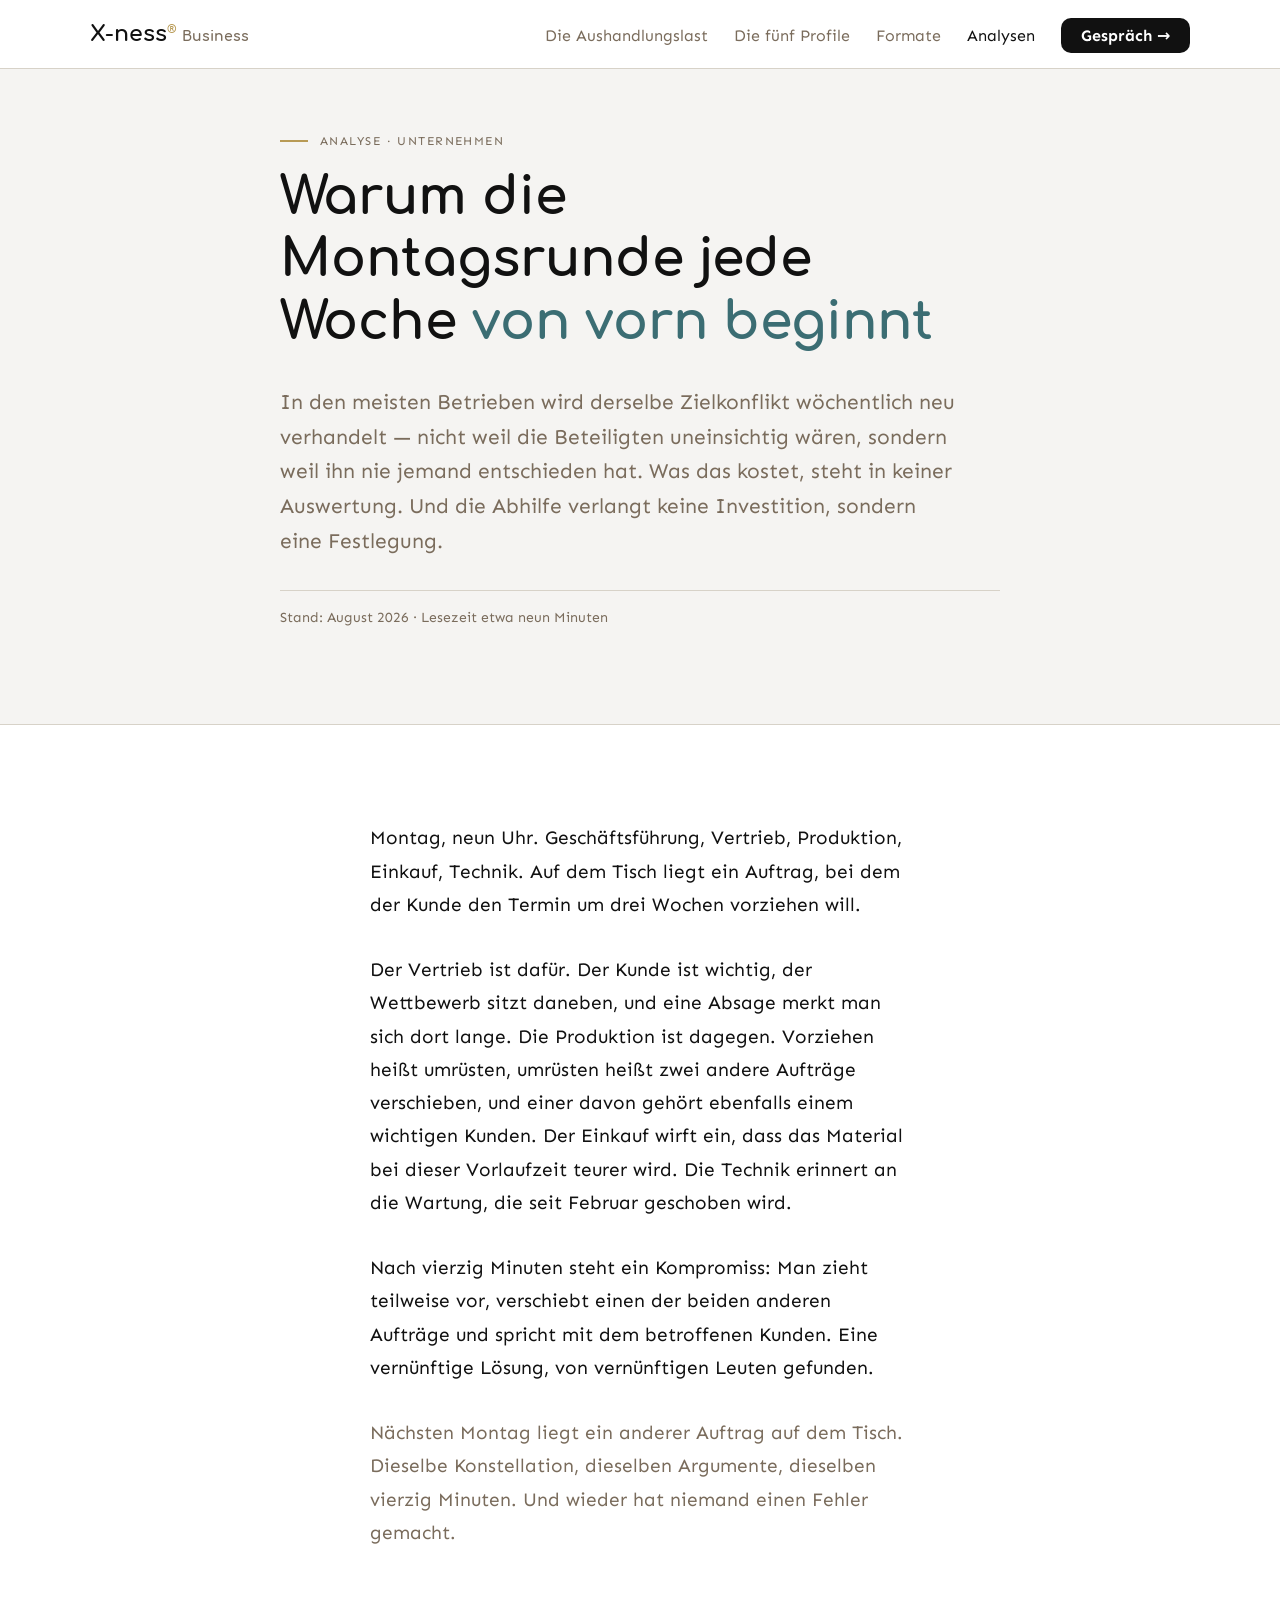
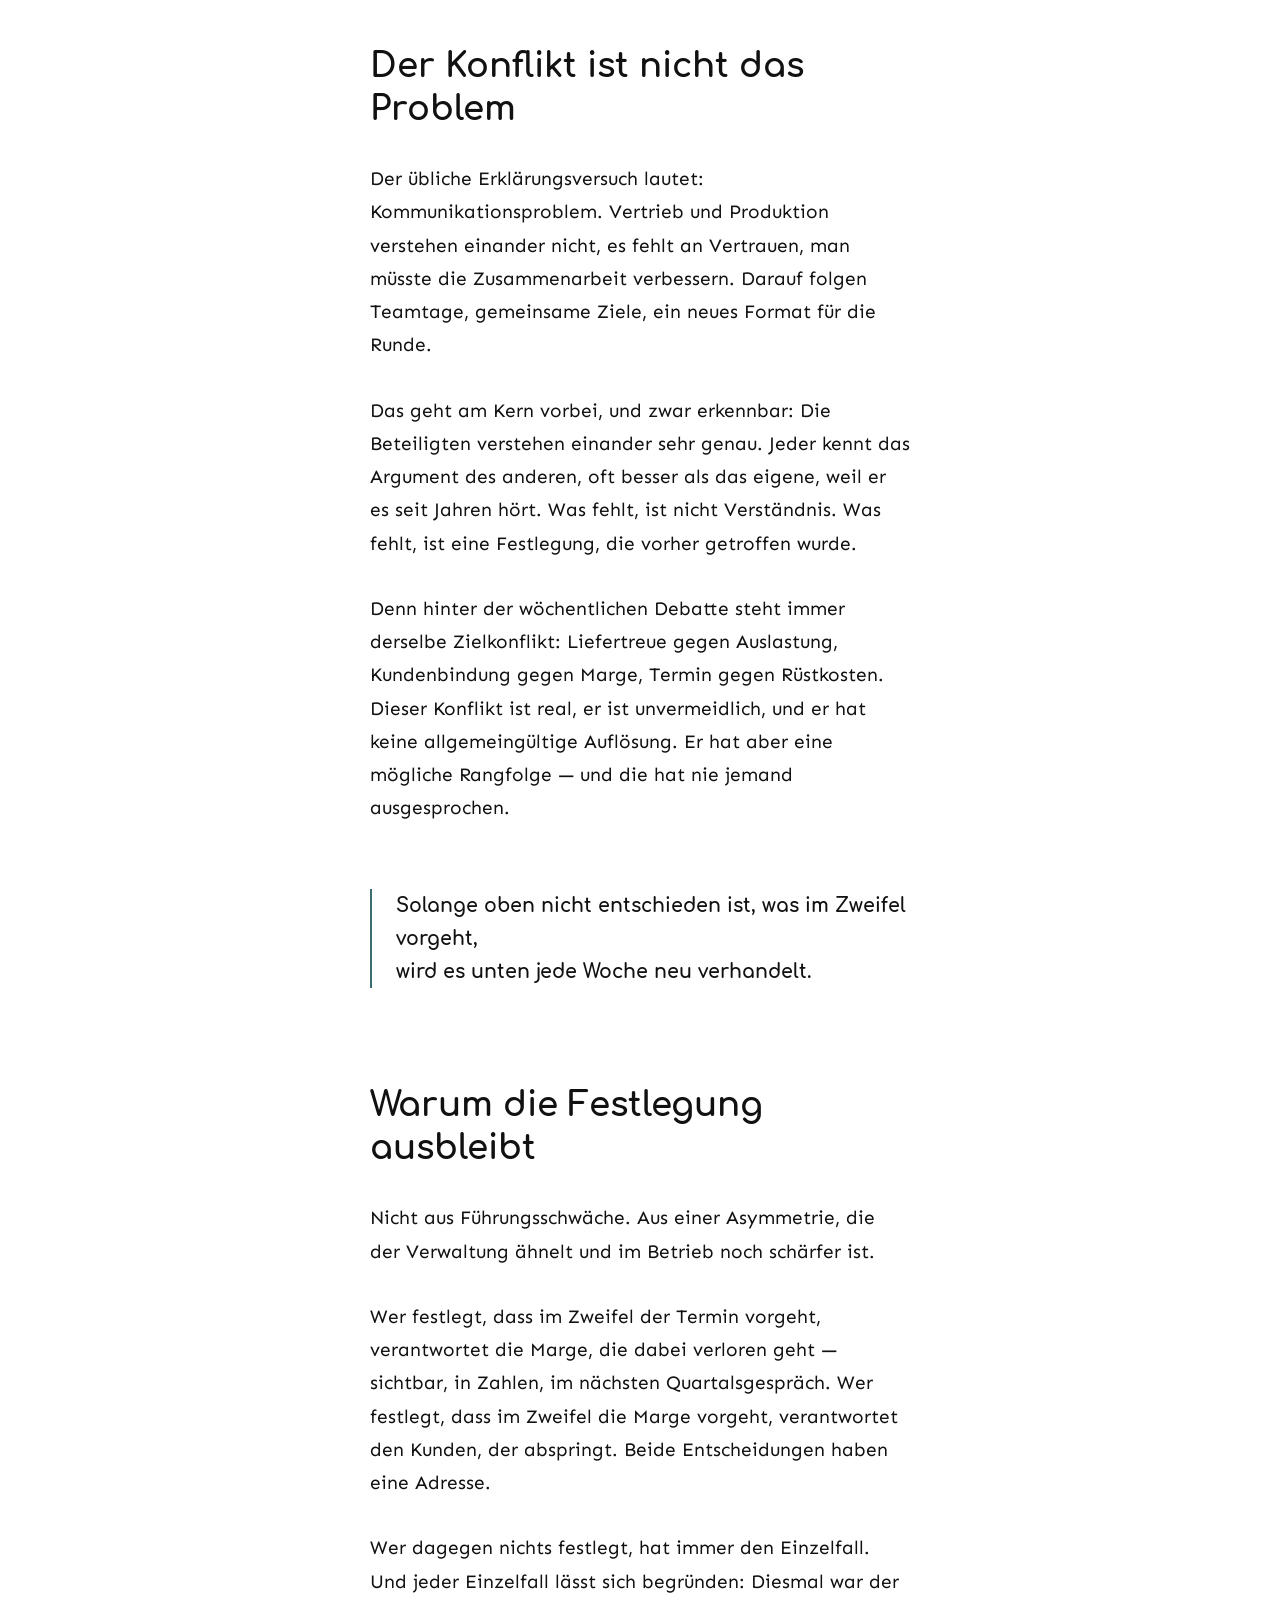
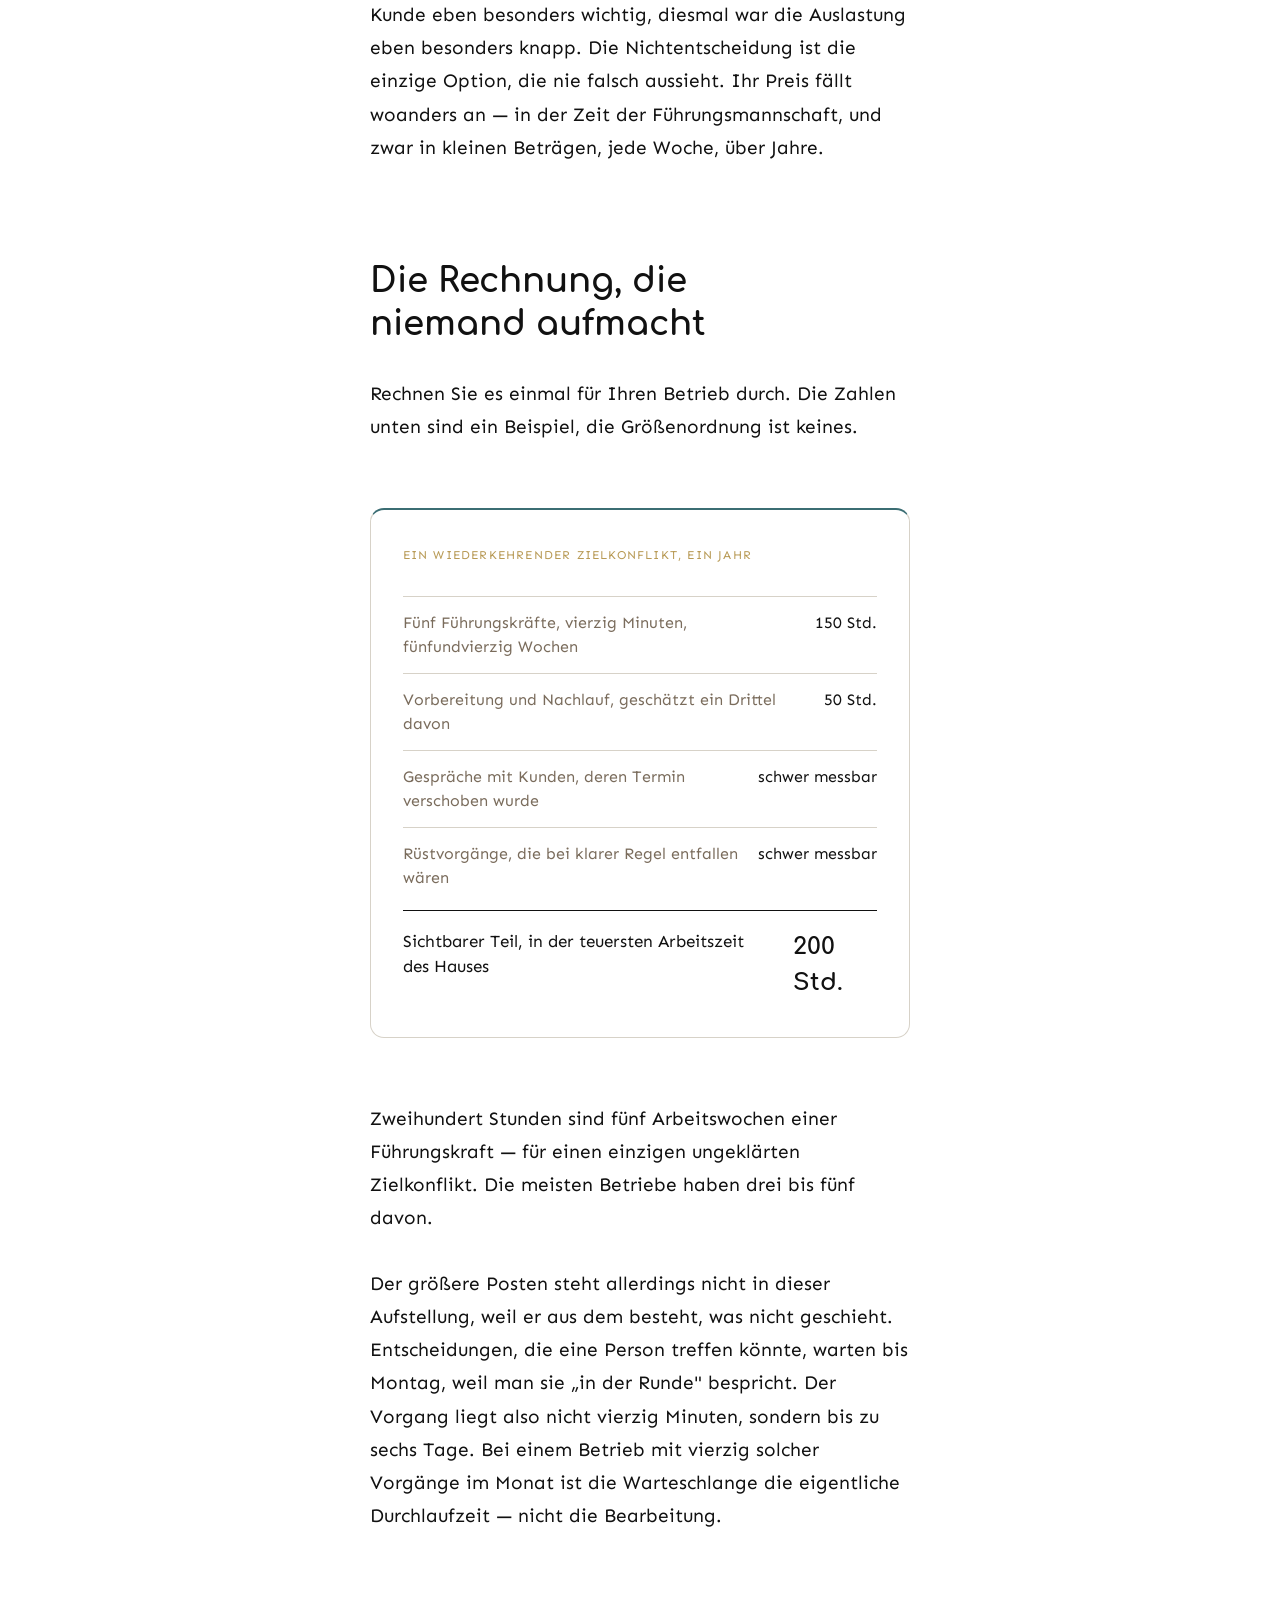
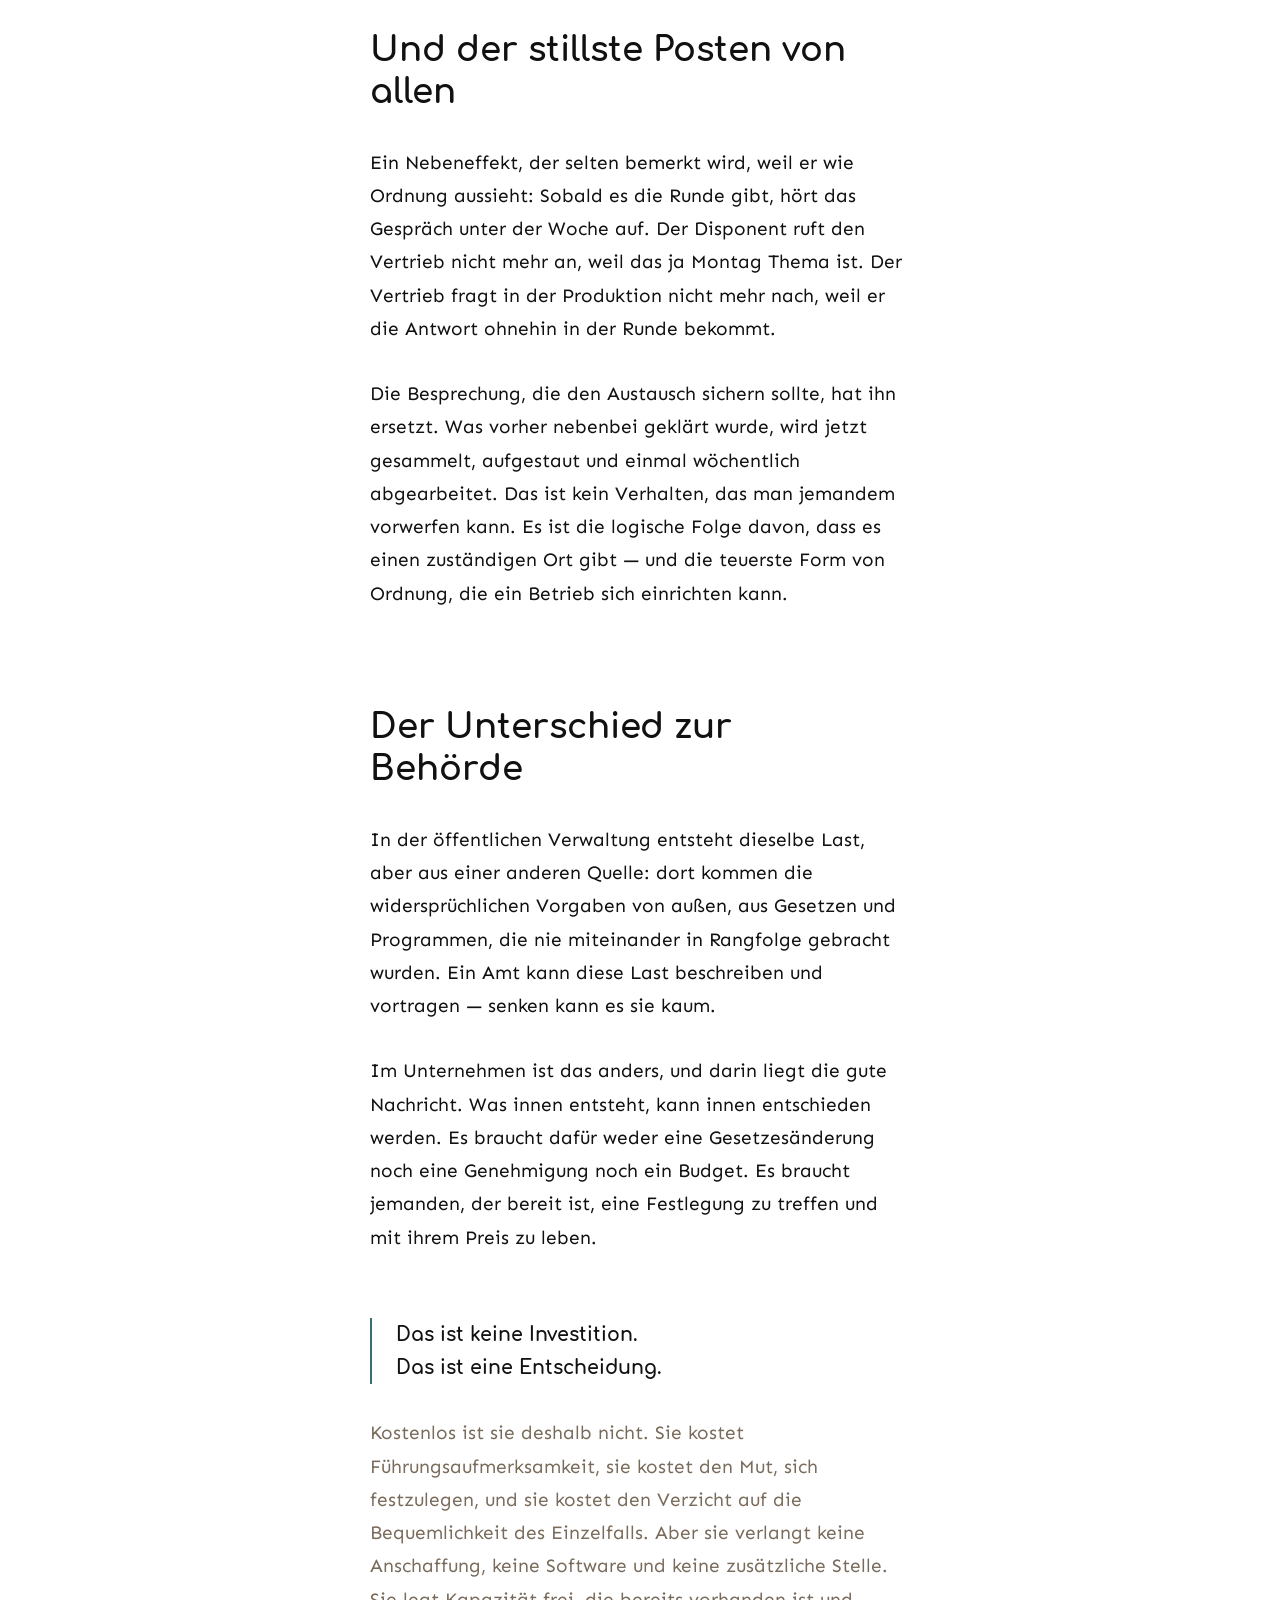
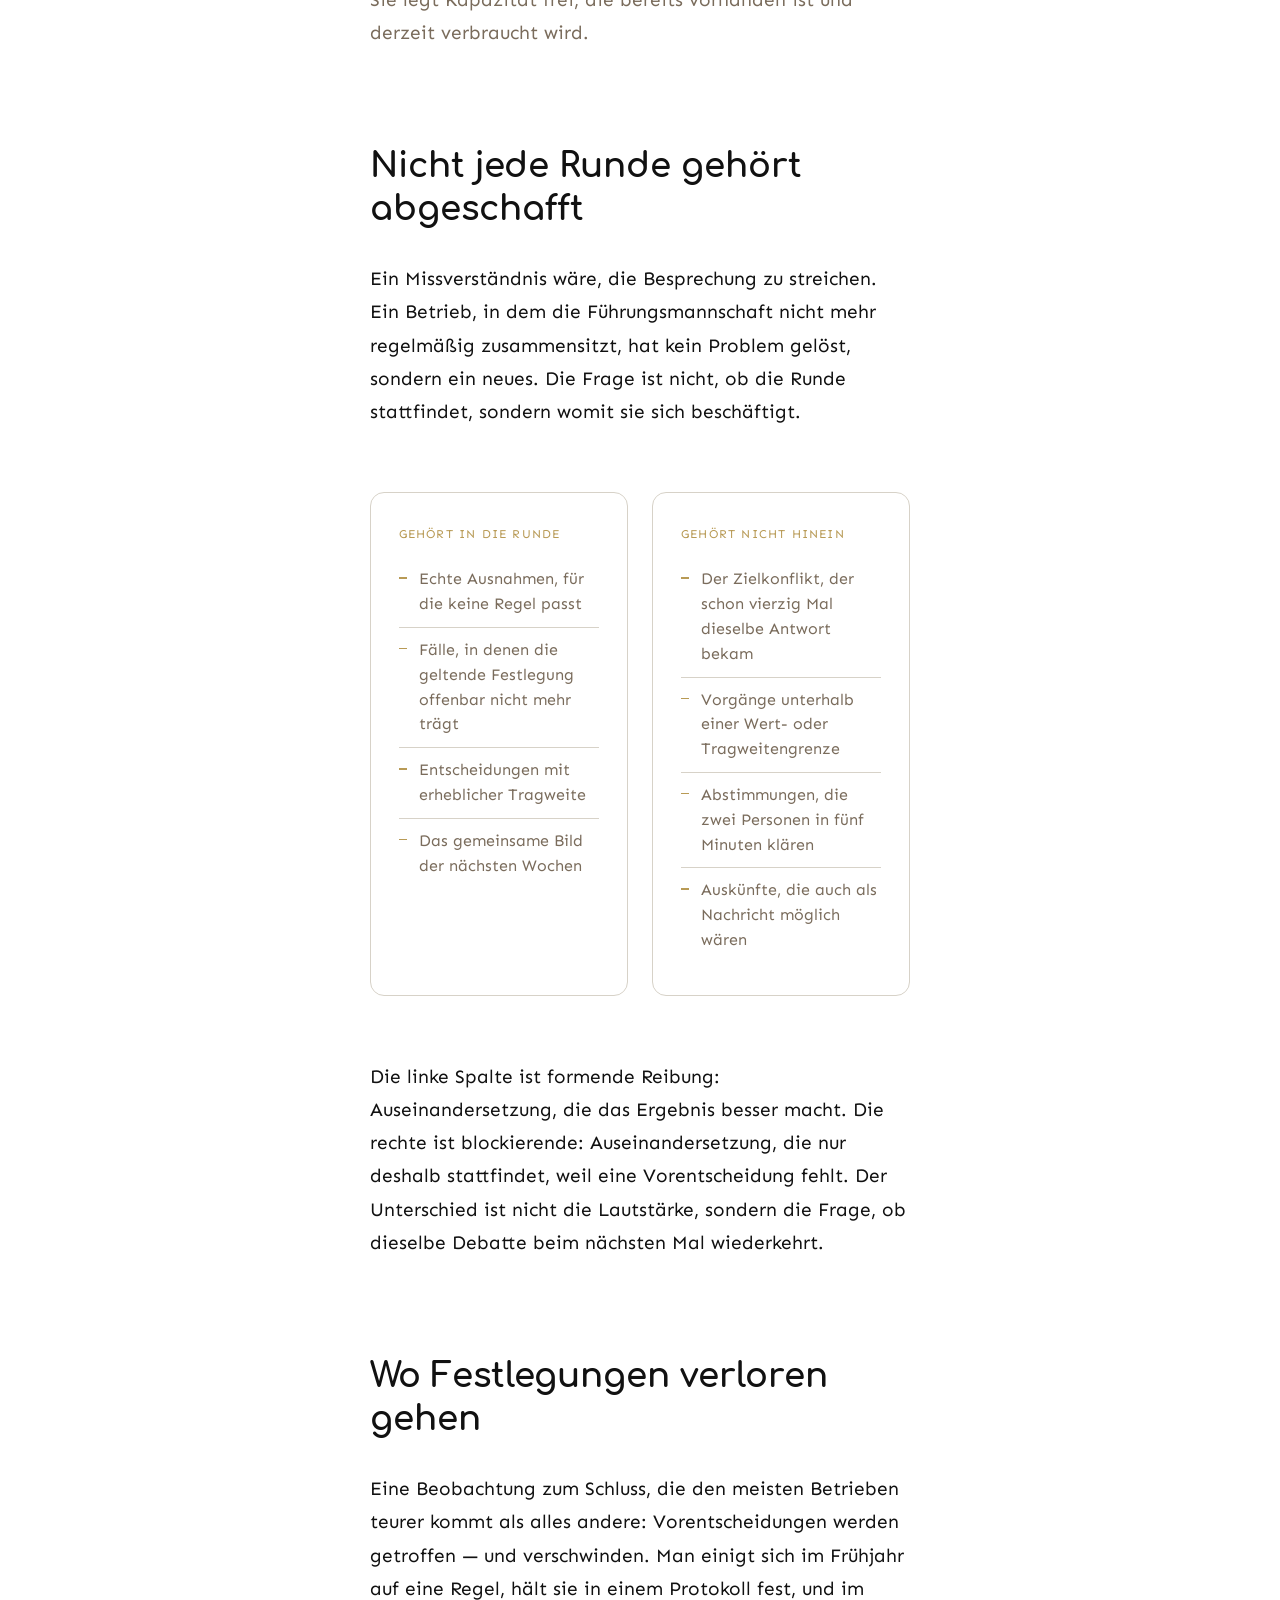
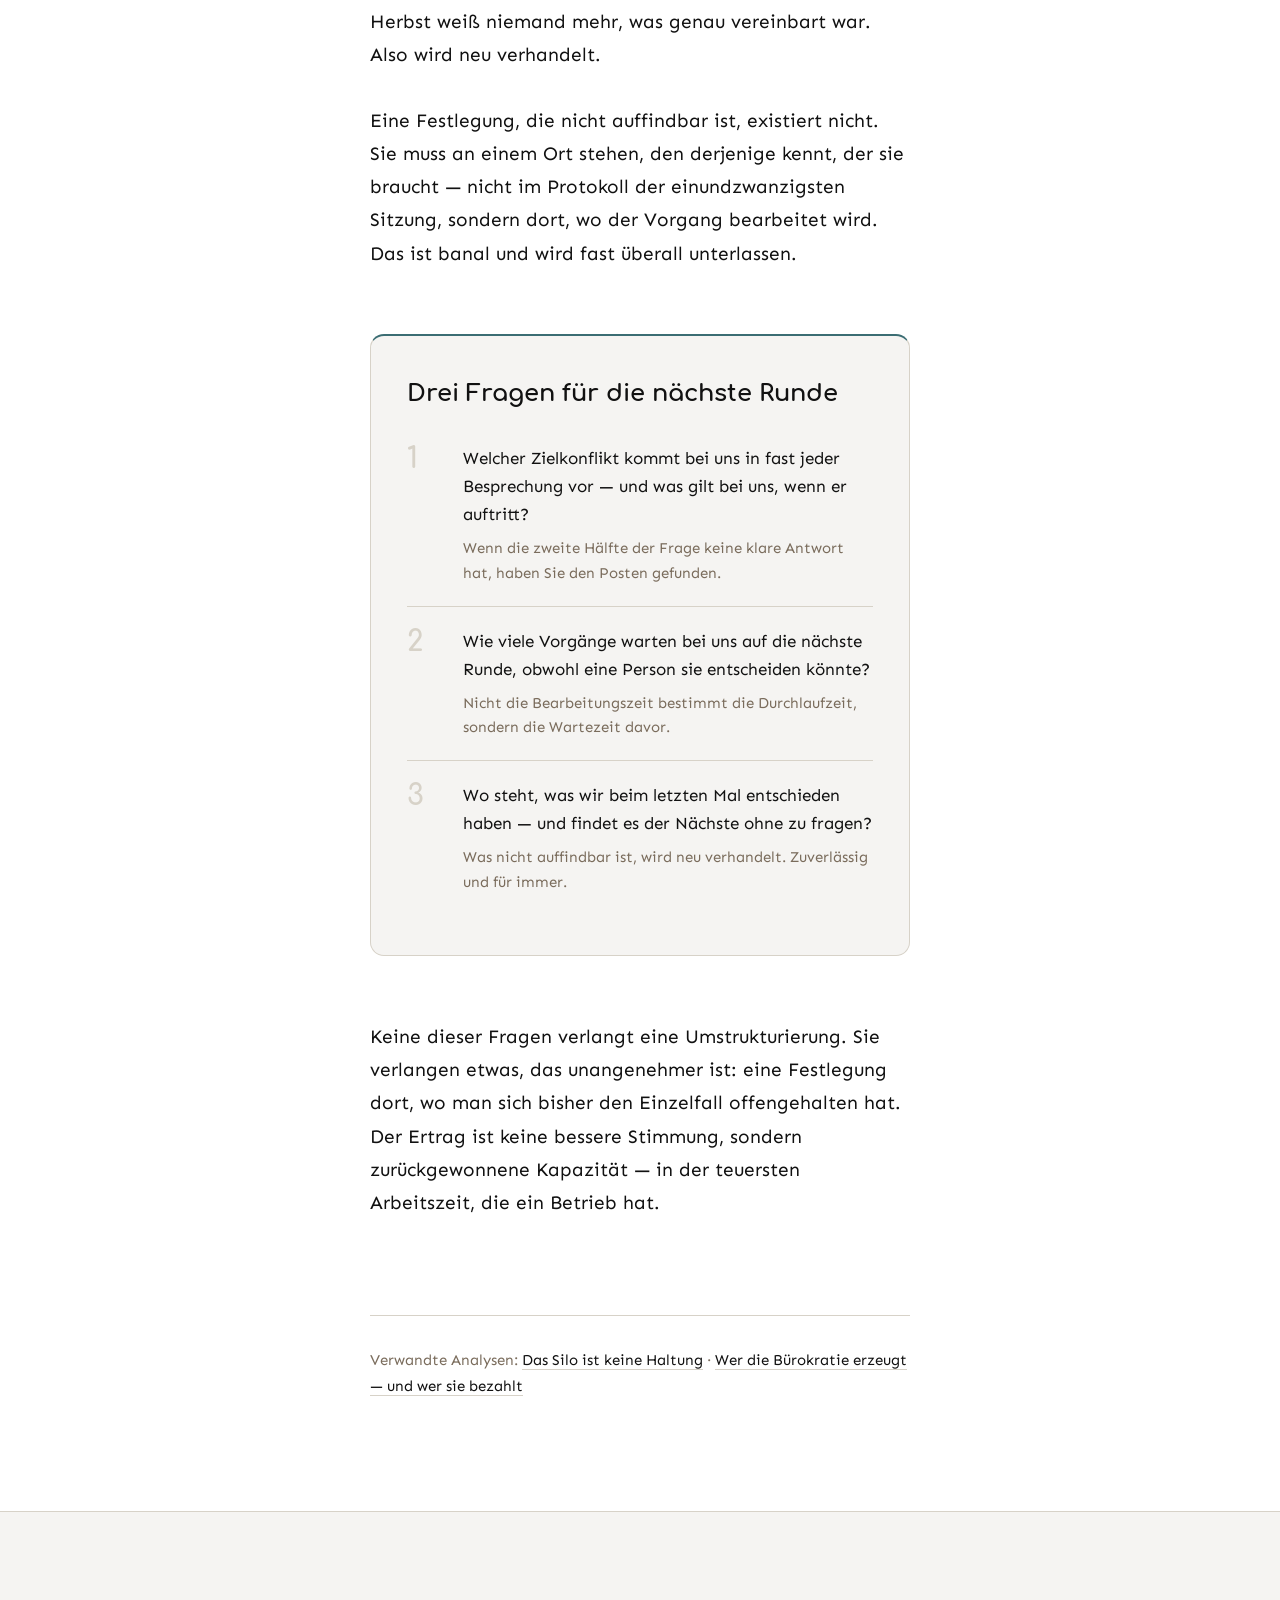
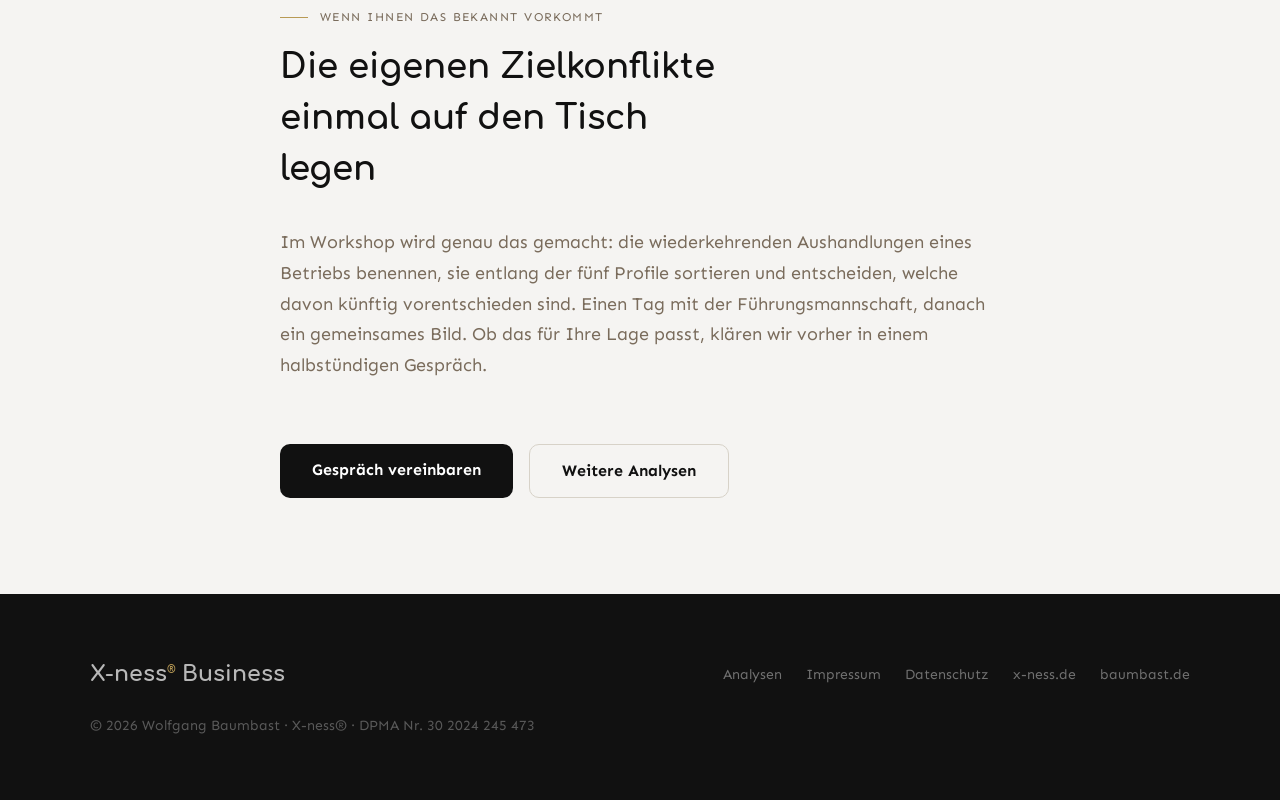
<file: analyse_montagsrunde.html>
<!DOCTYPE html>
<html lang="de">
<head>
<meta charset="UTF-8">
<meta name="viewport" content="width=device-width, initial-scale=1.0">
<title>Warum die Montagsrunde jede Woche von vorn beginnt | X-ness® Business</title>
<meta name="description" content="In fast jedem Betrieb wird derselbe Zielkonflikt wöchentlich neu verhandelt, weil ihn nie jemand entschieden hat. Was das kostet — und warum die Abhilfe keine Investition verlangt, sondern eine Entscheidung.">
<meta name="author" content="Wolfgang Baumbast">
<link rel="canonical" href="https://www.x-ness-business.de/analyse_montagsrunde.html">
<meta property="og:type" content="article">
<meta property="og:url" content="https://www.x-ness-business.de/analyse_montagsrunde.html">
<meta property="og:title" content="Warum die Montagsrunde jede Woche von vorn beginnt">
<meta property="og:description" content="Nicht die Entscheidungen kosten die Kraft. Das Aushandeln davor kostet sie.">
<meta property="og:locale" content="de_DE">
<link rel="stylesheet" href="fonts.css">
<style>
:root {
  --black:  #111111;
  --white:  #FFFFFF;
  --gold:   #B89A55;
  --stone:  #D7D2C8;
  --taupe:  #7A6C5C;
  --petrol: #3B6D73;
  --gray:   #F5F4F2;
  --serif:  'Non-Elbow-Sans', Georgia, serif;
  --sans:   'Sen', system-ui, sans-serif;
  --sp-xl:  96px;
  --sp-lg:  64px;
  --sp-md:  32px;
  --sp-sm:  16px;
  --max:    1280px;
  --read:   720px;
  --pad:    clamp(24px, 7vw, 96px);
}
*, *::before, *::after { box-sizing: border-box; margin: 0; padding: 0; }
html { scroll-behavior: smooth; }
body {
  font-family: var(--sans); font-size: 20px; color: var(--black);
  background: var(--white); line-height: 1.5;
}
h1, h2, h3 { font-family: var(--serif); font-weight: 400; color: var(--black); }
p { font-weight: 400; line-height: 1.5; margin-bottom: var(--sp-md); color: var(--taupe); }
p strong { font-weight: 400; color: var(--black); }

.eyebrow {
  font-size: 12px; letter-spacing: .12em; text-transform: uppercase;
  color: var(--taupe); margin-bottom: var(--sp-sm);
  display: flex; align-items: center; gap: 12px;
}
.eyebrow::before { content: ''; width: 28px; height: 1.5px; background: var(--gold); flex-shrink: 0; }

nav {
  position: fixed; top: 0; left: 0; right: 0; z-index: 100;
  background: rgba(255,255,255,.97); backdrop-filter: blur(8px);
  border-bottom: 1.5px solid var(--stone); padding: 0 var(--pad);
}
.nav-inner { max-width: var(--max); margin: 0 auto; display: flex; align-items: center; justify-content: space-between; height: 68px; }
.nav-logo { font-family: var(--serif); font-size: 22px; color: var(--black); text-decoration: none; }
.nav-logo sup { font-size: 11px; color: var(--gold); vertical-align: super; }
.nav-links { display: flex; gap: 26px; list-style: none; }
.nav-links a { font-size: 16px; color: var(--taupe); text-decoration: none; transition: color .2s; }
.nav-links a:hover { color: var(--black); }
.nav-links a.hier { color: var(--black); }
.nav-cta { background: var(--black) !important; color: var(--white) !important; padding: 8px 20px; border-radius: 10px; font-weight: 700 !important; }
.nav-cta:hover { opacity: .85 !important; color: var(--white) !important; }
@media (max-width: 680px) { .nav-links { display: none; } }

.btn-primary {
  display: inline-block; background: var(--black); color: var(--white);
  font-family: var(--sans); font-size: 16px; font-weight: 700;
  padding: 14px 32px; border-radius: 10px; text-decoration: none;
  border: none; cursor: pointer; transition: opacity .2s;
}
.btn-primary:hover { opacity: .85; }
.btn-line {
  display: inline-block; font-family: var(--sans); font-size: 16px; font-weight: 700;
  color: var(--black); text-decoration: none; padding: 14px 32px;
  border: 1.5px solid var(--stone); border-radius: 10px; background: transparent; transition: border-color .2s;
}
.btn-line:hover { border-color: var(--black); }

.a-hero { padding: calc(68px + var(--sp-lg)) var(--pad) var(--sp-lg); background: var(--gray); border-bottom: 1.5px solid var(--stone); }
.a-hero-inner { max-width: var(--read); margin: 0 auto; }
.a-hero h1 { font-size: clamp(32px, 4.6vw, 52px); line-height: 1.2; max-width: 22ch; }
.a-hero h1 em { font-style: normal; color: var(--petrol); }
.a-lead { font-size: clamp(18px, 2vw, 21px); color: var(--taupe); line-height: 1.65; margin-top: var(--sp-md); max-width: 62ch; }
.a-meta { margin-top: var(--sp-md); padding-top: var(--sp-sm); border-top: 1.5px solid var(--stone); font-size: 14px; color: var(--taupe); }

.a-body { max-width: var(--read); margin: 0 auto; padding: var(--sp-xl) var(--pad); }
.a-body h2 {
  font-size: clamp(26px, 3.2vw, 34px); line-height: 1.25;
  margin-top: var(--sp-xl); margin-bottom: var(--sp-md); max-width: 24ch;
}
.a-body h2:first-child { margin-top: 0; }
.a-body p { font-size: 19px; line-height: 1.75; color: var(--black); margin-bottom: var(--sp-md); }
.a-body p.quiet { color: var(--taupe); }
.a-punkt {
  font-family: var(--serif); font-size: clamp(22px, 2.8vw, 30px); line-height: 1.4;
  border-left: 2px solid var(--petrol); padding-left: 24px; margin: var(--sp-lg) 0;
  color: var(--black);
}

.a-boxen { display: grid; grid-template-columns: 1fr 1fr; gap: 24px; margin: var(--sp-lg) 0; }
.a-box { border: 1.5px solid var(--stone); border-radius: 14px; padding: 32px 28px; background: var(--white); }
.a-box.aus { background: transparent; }
.a-box-label { font-size: 12px; letter-spacing: .1em; text-transform: uppercase; color: var(--gold); margin-bottom: 14px; }
.a-box ul { list-style: none; }
.a-box li {
  font-size: 16px; color: var(--taupe); line-height: 1.55;
  padding: 10px 0 10px 20px; position: relative; border-bottom: 1px solid var(--stone);
}
.a-box li:last-child { border-bottom: none; }
.a-box li::before { content: ''; position: absolute; left: 0; top: 20px; width: 8px; height: 1.5px; background: var(--gold); }
@media (max-width: 720px) { .a-boxen { grid-template-columns: 1fr; } }

.a-rechnung { border: 1.5px solid var(--stone); border-top: 2px solid var(--petrol); border-radius: 14px; padding: 36px 32px; background: var(--white); margin: var(--sp-lg) 0; }
.a-rechnung-label { font-size: 12px; letter-spacing: .1em; text-transform: uppercase; color: var(--gold); margin-bottom: var(--sp-md); }
.a-zeile { display: flex; justify-content: space-between; gap: 20px; padding: 14px 0; border-top: 1px solid var(--stone); font-size: 16px; line-height: 1.5; }
.a-zeile:first-of-type { border-top: none; padding-top: 0; }
.a-zeile span:first-child { color: var(--taupe); }
.a-zeile span:last-child { color: var(--black); white-space: nowrap; }
.a-summe { display: flex; justify-content: space-between; gap: 20px; padding-top: 18px; margin-top: 6px; border-top: 1.5px solid var(--black); font-size: 17px; }
.a-summe span:last-child { font-family: var(--serif); font-size: 24px; }

.a-fragen { border: 1.5px solid var(--stone); border-top: 2px solid var(--petrol); border-radius: 14px; padding: 40px 36px; background: var(--gray); margin: var(--sp-lg) 0; }
.a-fragen h3 { font-size: 24px; margin-bottom: var(--sp-md); }
.a-frage { padding: 20px 0; border-top: 1.5px solid var(--stone); display: grid; grid-template-columns: 40px 1fr; gap: 16px; align-items: start; }
.a-frage:first-of-type { border-top: none; padding-top: 0; }
.a-frage-num { font-family: var(--serif); font-size: 28px; color: var(--stone); line-height: 1.1; }
.a-frage p { font-size: 17px; line-height: 1.65; color: var(--black); margin: 0; }
.a-frage p span { display: block; margin-top: 8px; font-size: 15px; color: var(--taupe); }

.a-quellen { margin-top: var(--sp-xl); padding-top: var(--sp-md); border-top: 1.5px solid var(--stone); }
.a-quellen p { font-size: 15px; line-height: 1.7; color: var(--taupe); margin-bottom: var(--sp-sm); }
.a-quellen a { color: var(--black); text-decoration: none; border-bottom: 1px solid var(--stone); }
.a-quellen a:hover { border-color: var(--black); }

.a-schluss { background: var(--gray); border-top: 1.5px solid var(--stone); padding: var(--sp-xl) var(--pad); }
.a-schluss-inner { max-width: var(--read); margin: 0 auto; }
.a-schluss h2 { font-size: clamp(26px, 3.2vw, 34px); margin-bottom: var(--sp-md); max-width: 22ch; }
.a-schluss p { font-size: 18px; line-height: 1.7; }
.a-schluss-row { display: flex; gap: 16px; flex-wrap: wrap; margin-top: var(--sp-lg); }

footer { background: var(--black); padding: var(--sp-lg) var(--pad); color: rgba(255,255,255,.4); font-size: 14px; }
.footer-inner { max-width: var(--max); margin: 0 auto; display: flex; flex-wrap: wrap; gap: 24px; align-items: center; justify-content: space-between; }
.footer-logo { font-family: var(--serif); font-size: 22px; color: rgba(255,255,255,.7); text-decoration: none; }
.footer-logo sup { font-size: 10px; color: var(--gold); }
.footer-links { display: flex; gap: 24px; list-style: none; flex-wrap: wrap; }
footer a { color: rgba(255,255,255,.4); text-decoration: none; transition: color .2s; }
footer a:hover { color: rgba(255,255,255,.8); }
</style>
</head>
<body>

<nav>
  <div class="nav-inner">
    <a href="index.html" class="nav-logo">X-ness<sup>&reg;</sup> <span style="font-size:14px;color:var(--taupe);">Business</span></a>
    <ul class="nav-links">
      <li><a href="index.html#last">Die Aushandlungslast</a></li>
      <li><a href="index.html#profile">Die fünf Profile</a></li>
      <li><a href="index.html#formate">Formate</a></li>
      <li><a href="analysen.html" class="hier">Analysen</a></li>
      <li><a href="index.html#gespraech" class="nav-cta">Gespräch &rarr;</a></li>
    </ul>
  </div>
</nav>

<header class="a-hero">
  <div class="a-hero-inner">
    <div class="eyebrow">Analyse · Unternehmen</div>
    <h1>Warum die Montagsrunde jede Woche <em>von vorn beginnt</em></h1>
    <p class="a-lead">
      In den meisten Betrieben wird derselbe Zielkonflikt wöchentlich neu verhandelt — nicht
      weil die Beteiligten uneinsichtig wären, sondern weil ihn nie jemand entschieden hat.
      Was das kostet, steht in keiner Auswertung. Und die Abhilfe verlangt keine
      Investition, sondern eine Festlegung.
    </p>
    <p class="a-meta">Stand: August 2026 · Lesezeit etwa neun Minuten</p>
  </div>
</header>

<article class="a-body">

  <p>
    Montag, neun Uhr. Geschäftsführung, Vertrieb, Produktion, Einkauf, Technik. Auf dem
    Tisch liegt ein Auftrag, bei dem der Kunde den Termin um drei Wochen vorziehen will.
  </p>
  <p>
    Der Vertrieb ist dafür. Der Kunde ist wichtig, der Wettbewerb sitzt daneben, und eine
    Absage merkt man sich dort lange. Die Produktion ist dagegen. Vorziehen heißt umrüsten,
    umrüsten heißt zwei andere Aufträge verschieben, und einer davon gehört ebenfalls einem
    wichtigen Kunden. Der Einkauf wirft ein, dass das Material bei dieser Vorlaufzeit teurer
    wird. Die Technik erinnert an die Wartung, die seit Februar geschoben wird.
  </p>
  <p>
    Nach vierzig Minuten steht ein Kompromiss: Man zieht teilweise vor, verschiebt einen der
    beiden anderen Aufträge und spricht mit dem betroffenen Kunden. Eine vernünftige Lösung,
    von vernünftigen Leuten gefunden.
  </p>
  <p class="quiet">
    Nächsten Montag liegt ein anderer Auftrag auf dem Tisch. Dieselbe Konstellation,
    dieselben Argumente, dieselben vierzig Minuten. Und wieder hat niemand einen Fehler
    gemacht.
  </p>

  <h2>Der Konflikt ist nicht das Problem</h2>

  <p>
    Der übliche Erklärungsversuch lautet: Kommunikationsproblem. Vertrieb und Produktion
    verstehen einander nicht, es fehlt an Vertrauen, man müsste die Zusammenarbeit
    verbessern. Darauf folgen Teamtage, gemeinsame Ziele, ein neues Format für die Runde.
  </p>
  <p>
    Das geht am Kern vorbei, und zwar erkennbar: Die Beteiligten verstehen einander sehr
    genau. Jeder kennt das Argument des anderen, oft besser als das eigene, weil er es seit
    Jahren hört. Was fehlt, ist nicht Verständnis. Was fehlt, ist eine Festlegung, die
    vorher getroffen wurde.
  </p>
  <p>
    Denn hinter der wöchentlichen Debatte steht immer derselbe Zielkonflikt: Liefertreue
    gegen Auslastung, Kundenbindung gegen Marge, Termin gegen Rüstkosten. Dieser Konflikt
    ist real, er ist unvermeidlich, und er hat keine allgemeingültige Auflösung. Er hat aber
    eine mögliche Rangfolge — und die hat nie jemand ausgesprochen.
  </p>

  <p class="a-punkt">
    Solange oben nicht entschieden ist, was im Zweifel vorgeht,<br>
    wird es unten jede Woche neu verhandelt.
  </p>

  <h2>Warum die Festlegung ausbleibt</h2>

  <p>
    Nicht aus Führungsschwäche. Aus einer Asymmetrie, die der Verwaltung ähnelt und im
    Betrieb noch schärfer ist.
  </p>
  <p>
    Wer festlegt, dass im Zweifel der Termin vorgeht, verantwortet die Marge, die dabei
    verloren geht — sichtbar, in Zahlen, im nächsten Quartalsgespräch. Wer festlegt, dass im
    Zweifel die Marge vorgeht, verantwortet den Kunden, der abspringt. Beide Entscheidungen
    haben eine Adresse.
  </p>
  <p>
    Wer dagegen nichts festlegt, hat immer den Einzelfall. Und jeder Einzelfall lässt sich
    begründen: Diesmal war der Kunde eben besonders wichtig, diesmal war die Auslastung eben
    besonders knapp. Die Nichtentscheidung ist die einzige Option, die nie falsch aussieht.
    Ihr Preis fällt woanders an — in der Zeit der Führungsmannschaft, und zwar in kleinen
    Beträgen, jede Woche, über Jahre.
  </p>

  <h2>Die Rechnung, die niemand aufmacht</h2>

  <p>
    Rechnen Sie es einmal für Ihren Betrieb durch. Die Zahlen unten sind ein Beispiel, die
    Größenordnung ist keines.
  </p>

  <div class="a-rechnung">
    <div class="a-rechnung-label">Ein wiederkehrender Zielkonflikt, ein Jahr</div>
    <div class="a-zeile"><span>Fünf Führungskräfte, vierzig Minuten, fünfundvierzig Wochen</span><span>150 Std.</span></div>
    <div class="a-zeile"><span>Vorbereitung und Nachlauf, geschätzt ein Drittel davon</span><span>50 Std.</span></div>
    <div class="a-zeile"><span>Gespräche mit Kunden, deren Termin verschoben wurde</span><span>schwer messbar</span></div>
    <div class="a-zeile"><span>Rüstvorgänge, die bei klarer Regel entfallen wären</span><span>schwer messbar</span></div>
    <div class="a-summe"><span>Sichtbarer Teil, in der teuersten Arbeitszeit des Hauses</span><span>200 Std.</span></div>
  </div>

  <p>
    Zweihundert Stunden sind fünf Arbeitswochen einer Führungskraft — für einen einzigen
    ungeklärten Zielkonflikt. Die meisten Betriebe haben drei bis fünf davon.
  </p>
  <p>
    Der größere Posten steht allerdings nicht in dieser Aufstellung, weil er aus dem
    besteht, was nicht geschieht. Entscheidungen, die eine Person treffen könnte, warten bis
    Montag, weil man sie „in der Runde" bespricht. Der Vorgang liegt also nicht vierzig
    Minuten, sondern bis zu sechs Tage. Bei einem Betrieb mit vierzig solcher Vorgänge im
    Monat ist die Warteschlange die eigentliche Durchlaufzeit — nicht die Bearbeitung.
  </p>

  <h2>Und der stillste Posten von allen</h2>

  <p>
    Ein Nebeneffekt, der selten bemerkt wird, weil er wie Ordnung aussieht: Sobald es die
    Runde gibt, hört das Gespräch unter der Woche auf. Der Disponent ruft den Vertrieb nicht
    mehr an, weil das ja Montag Thema ist. Der Vertrieb fragt in der Produktion nicht mehr
    nach, weil er die Antwort ohnehin in der Runde bekommt.
  </p>
  <p>
    Die Besprechung, die den Austausch sichern sollte, hat ihn ersetzt. Was vorher
    nebenbei geklärt wurde, wird jetzt gesammelt, aufgestaut und einmal wöchentlich
    abgearbeitet. Das ist kein Verhalten, das man jemandem vorwerfen kann. Es ist die
    logische Folge davon, dass es einen zuständigen Ort gibt — und die teuerste Form von
    Ordnung, die ein Betrieb sich einrichten kann.
  </p>

  <h2>Der Unterschied zur Behörde</h2>

  <p>
    In der öffentlichen Verwaltung entsteht dieselbe Last, aber aus einer anderen Quelle:
    dort kommen die widersprüchlichen Vorgaben von außen, aus Gesetzen und Programmen, die
    nie miteinander in Rangfolge gebracht wurden. Ein Amt kann diese Last beschreiben und
    vortragen — senken kann es sie kaum.
  </p>
  <p>
    Im Unternehmen ist das anders, und darin liegt die gute Nachricht. Was innen entsteht,
    kann innen entschieden werden. Es braucht dafür weder eine Gesetzesänderung noch eine
    Genehmigung noch ein Budget. Es braucht jemanden, der bereit ist, eine Festlegung zu
    treffen und mit ihrem Preis zu leben.
  </p>

  <p class="a-punkt">
    Das ist keine Investition.<br>Das ist eine Entscheidung.
  </p>

  <p class="quiet">
    Kostenlos ist sie deshalb nicht. Sie kostet Führungsaufmerksamkeit, sie kostet den Mut,
    sich festzulegen, und sie kostet den Verzicht auf die Bequemlichkeit des Einzelfalls.
    Aber sie verlangt keine Anschaffung, keine Software und keine zusätzliche Stelle. Sie
    legt Kapazität frei, die bereits vorhanden ist und derzeit verbraucht wird.
  </p>

  <h2>Nicht jede Runde gehört abgeschafft</h2>

  <p>
    Ein Missverständnis wäre, die Besprechung zu streichen. Ein Betrieb, in dem die
    Führungsmannschaft nicht mehr regelmäßig zusammensitzt, hat kein Problem gelöst, sondern
    ein neues. Die Frage ist nicht, ob die Runde stattfindet, sondern womit sie sich
    beschäftigt.
  </p>

  <div class="a-boxen">
    <div class="a-box">
      <div class="a-box-label">Gehört in die Runde</div>
      <ul>
        <li>Echte Ausnahmen, für die keine Regel passt</li>
        <li>Fälle, in denen die geltende Festlegung offenbar nicht mehr trägt</li>
        <li>Entscheidungen mit erheblicher Tragweite</li>
        <li>Das gemeinsame Bild der nächsten Wochen</li>
      </ul>
    </div>
    <div class="a-box aus">
      <div class="a-box-label">Gehört nicht hinein</div>
      <ul>
        <li>Der Zielkonflikt, der schon vierzig Mal dieselbe Antwort bekam</li>
        <li>Vorgänge unterhalb einer Wert- oder Tragweitengrenze</li>
        <li>Abstimmungen, die zwei Personen in fünf Minuten klären</li>
        <li>Auskünfte, die auch als Nachricht möglich wären</li>
      </ul>
    </div>
  </div>

  <p>
    Die linke Spalte ist formende Reibung: Auseinandersetzung, die das Ergebnis besser macht.
    Die rechte ist blockierende: Auseinandersetzung, die nur deshalb stattfindet, weil eine
    Vorentscheidung fehlt. Der Unterschied ist nicht die Lautstärke, sondern die Frage, ob
    dieselbe Debatte beim nächsten Mal wiederkehrt.
  </p>

  <h2>Wo Festlegungen verloren gehen</h2>

  <p>
    Eine Beobachtung zum Schluss, die den meisten Betrieben teurer kommt als alles andere:
    Vorentscheidungen werden getroffen — und verschwinden. Man einigt sich im Frühjahr auf
    eine Regel, hält sie in einem Protokoll fest, und im Herbst weiß niemand mehr, was
    genau vereinbart war. Also wird neu verhandelt.
  </p>
  <p>
    Eine Festlegung, die nicht auffindbar ist, existiert nicht. Sie muss an einem Ort
    stehen, den derjenige kennt, der sie braucht — nicht im Protokoll der einundzwanzigsten
    Sitzung, sondern dort, wo der Vorgang bearbeitet wird. Das ist banal und wird fast
    überall unterlassen.
  </p>

  <div class="a-fragen">
    <h3>Drei Fragen für die nächste Runde</h3>
    <div class="a-frage">
      <div class="a-frage-num">1</div>
      <p>
        Welcher Zielkonflikt kommt bei uns in fast jeder Besprechung vor — und was gilt bei
        uns, wenn er auftritt?
        <span>Wenn die zweite Hälfte der Frage keine klare Antwort hat, haben Sie den Posten
        gefunden.</span>
      </p>
    </div>
    <div class="a-frage">
      <div class="a-frage-num">2</div>
      <p>
        Wie viele Vorgänge warten bei uns auf die nächste Runde, obwohl eine Person sie
        entscheiden könnte?
        <span>Nicht die Bearbeitungszeit bestimmt die Durchlaufzeit, sondern die Wartezeit
        davor.</span>
      </p>
    </div>
    <div class="a-frage">
      <div class="a-frage-num">3</div>
      <p>
        Wo steht, was wir beim letzten Mal entschieden haben — und findet es der Nächste
        ohne zu fragen?
        <span>Was nicht auffindbar ist, wird neu verhandelt. Zuverlässig und für immer.</span>
      </p>
    </div>
  </div>

  <p>
    Keine dieser Fragen verlangt eine Umstrukturierung. Sie verlangen etwas, das
    unangenehmer ist: eine Festlegung dort, wo man sich bisher den Einzelfall offengehalten
    hat. Der Ertrag ist keine bessere Stimmung, sondern zurückgewonnene Kapazität — in der
    teuersten Arbeitszeit, die ein Betrieb hat.
  </p>

  <div class="a-quellen">
    <p>
      Verwandte Analysen:
      <a href="analyse_silos.html">Das Silo ist keine Haltung</a> ·
      <a href="analyse_meritorik.html">Wer die Bürokratie erzeugt — und wer sie bezahlt</a>
    </p>
  </div>

</article>

<section class="a-schluss">
  <div class="a-schluss-inner">
    <div class="eyebrow">Wenn Ihnen das bekannt vorkommt</div>
    <h2>Die eigenen Zielkonflikte einmal auf den Tisch legen</h2>
    <p>
      Im Workshop wird genau das gemacht: die wiederkehrenden Aushandlungen eines Betriebs
      benennen, sie entlang der fünf Profile sortieren und entscheiden, welche davon künftig
      vorentschieden sind. Einen Tag mit der Führungsmannschaft, danach ein gemeinsames
      Bild. Ob das für Ihre Lage passt, klären wir vorher in einem halbstündigen Gespräch.
    </p>
    <div class="a-schluss-row">
      <a href="index.html#gespraech" class="btn-primary">Gespräch vereinbaren</a>
      <a href="analysen.html" class="btn-line">Weitere Analysen</a>
    </div>
  </div>
</section>

<footer>
  <div class="footer-inner">
    <a href="index.html" class="footer-logo">X-ness<sup>&reg;</sup> Business</a>
    <ul class="footer-links">
      <li><a href="analysen.html">Analysen</a></li>
      <li><a href="impressum.html">Impressum</a></li>
      <li><a href="datenschutz.html">Datenschutz</a></li>
      <li><a href="https://www.x-ness.de" target="_blank" rel="noopener">x-ness.de</a></li>
      <li><a href="https://www.baumbast.de" target="_blank" rel="noopener">baumbast.de</a></li>
    </ul>
    <p style="margin:0;color:rgba(255,255,255,.3);font-size:14px;">&copy; 2026 Wolfgang Baumbast &middot; X-ness&reg; &middot; DPMA Nr. 30 2024 245 473</p>
  </div>
</footer>

</body>
</html>
</file>
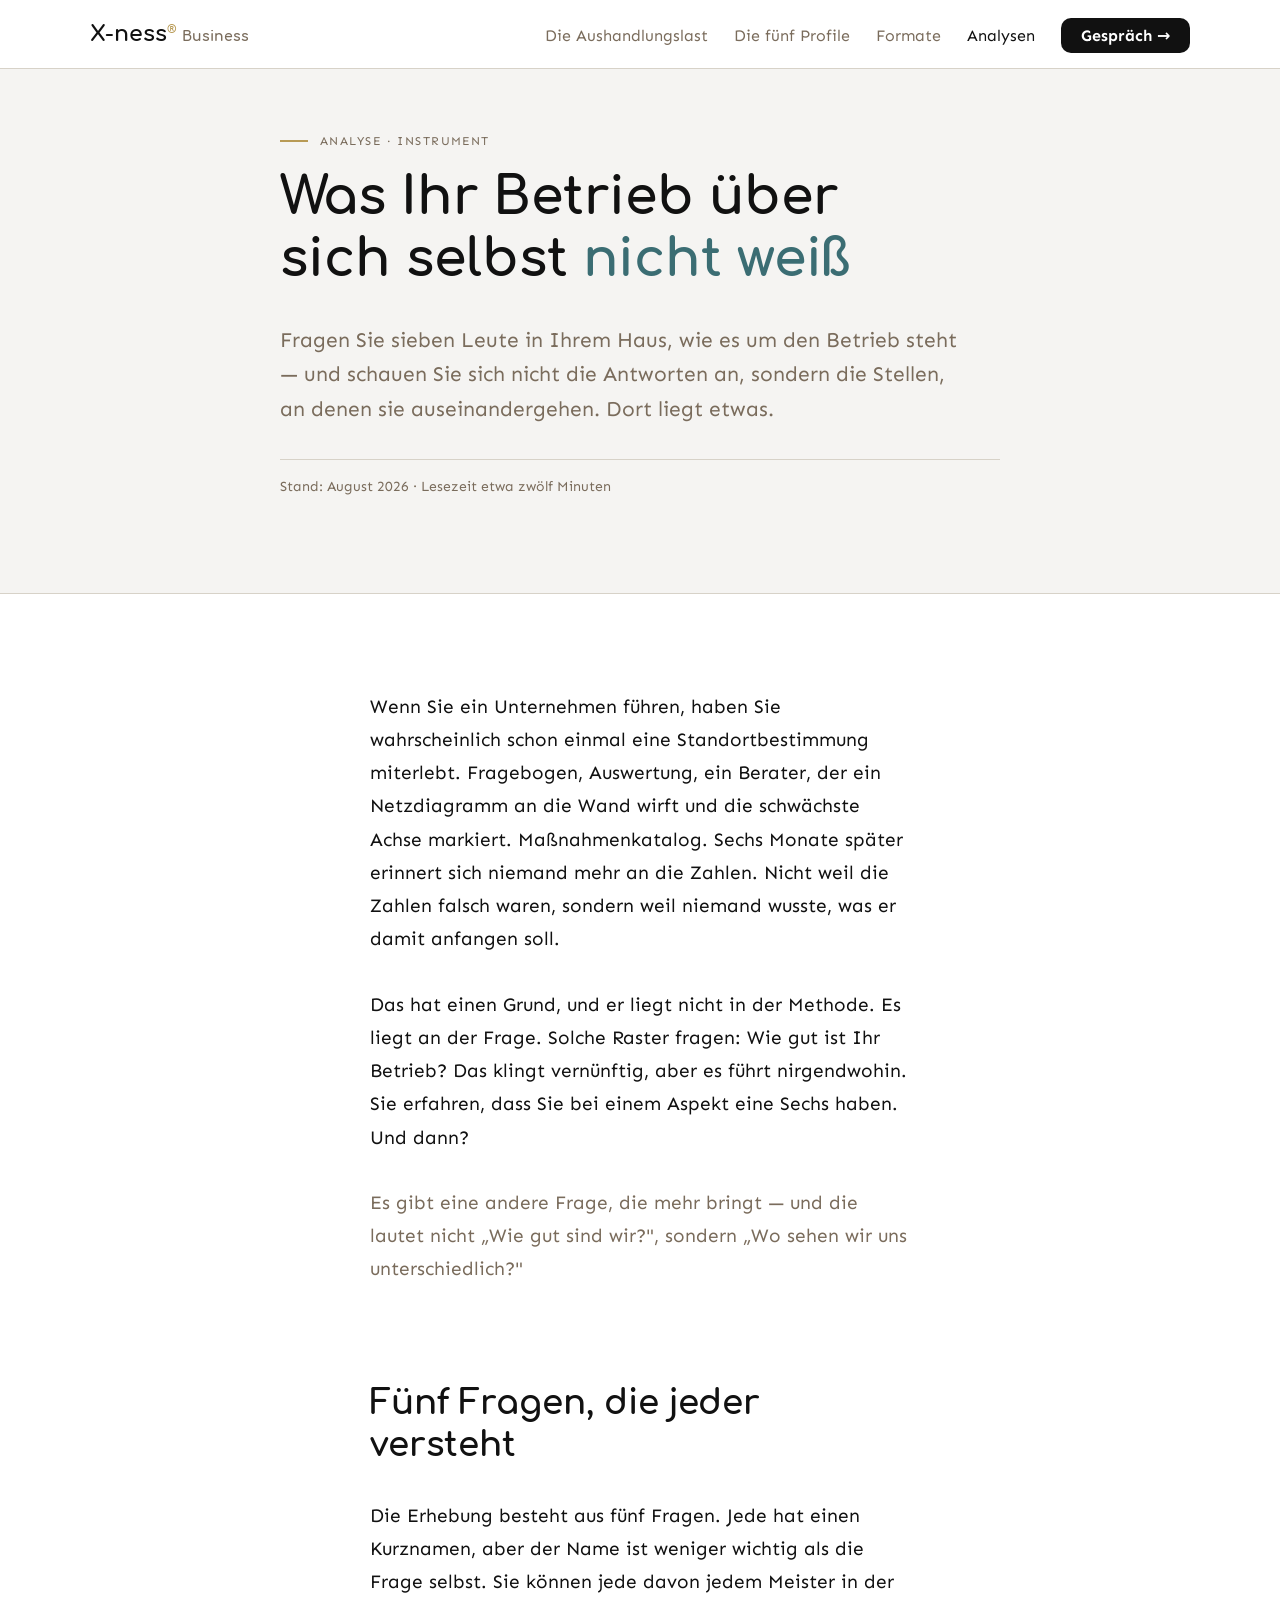
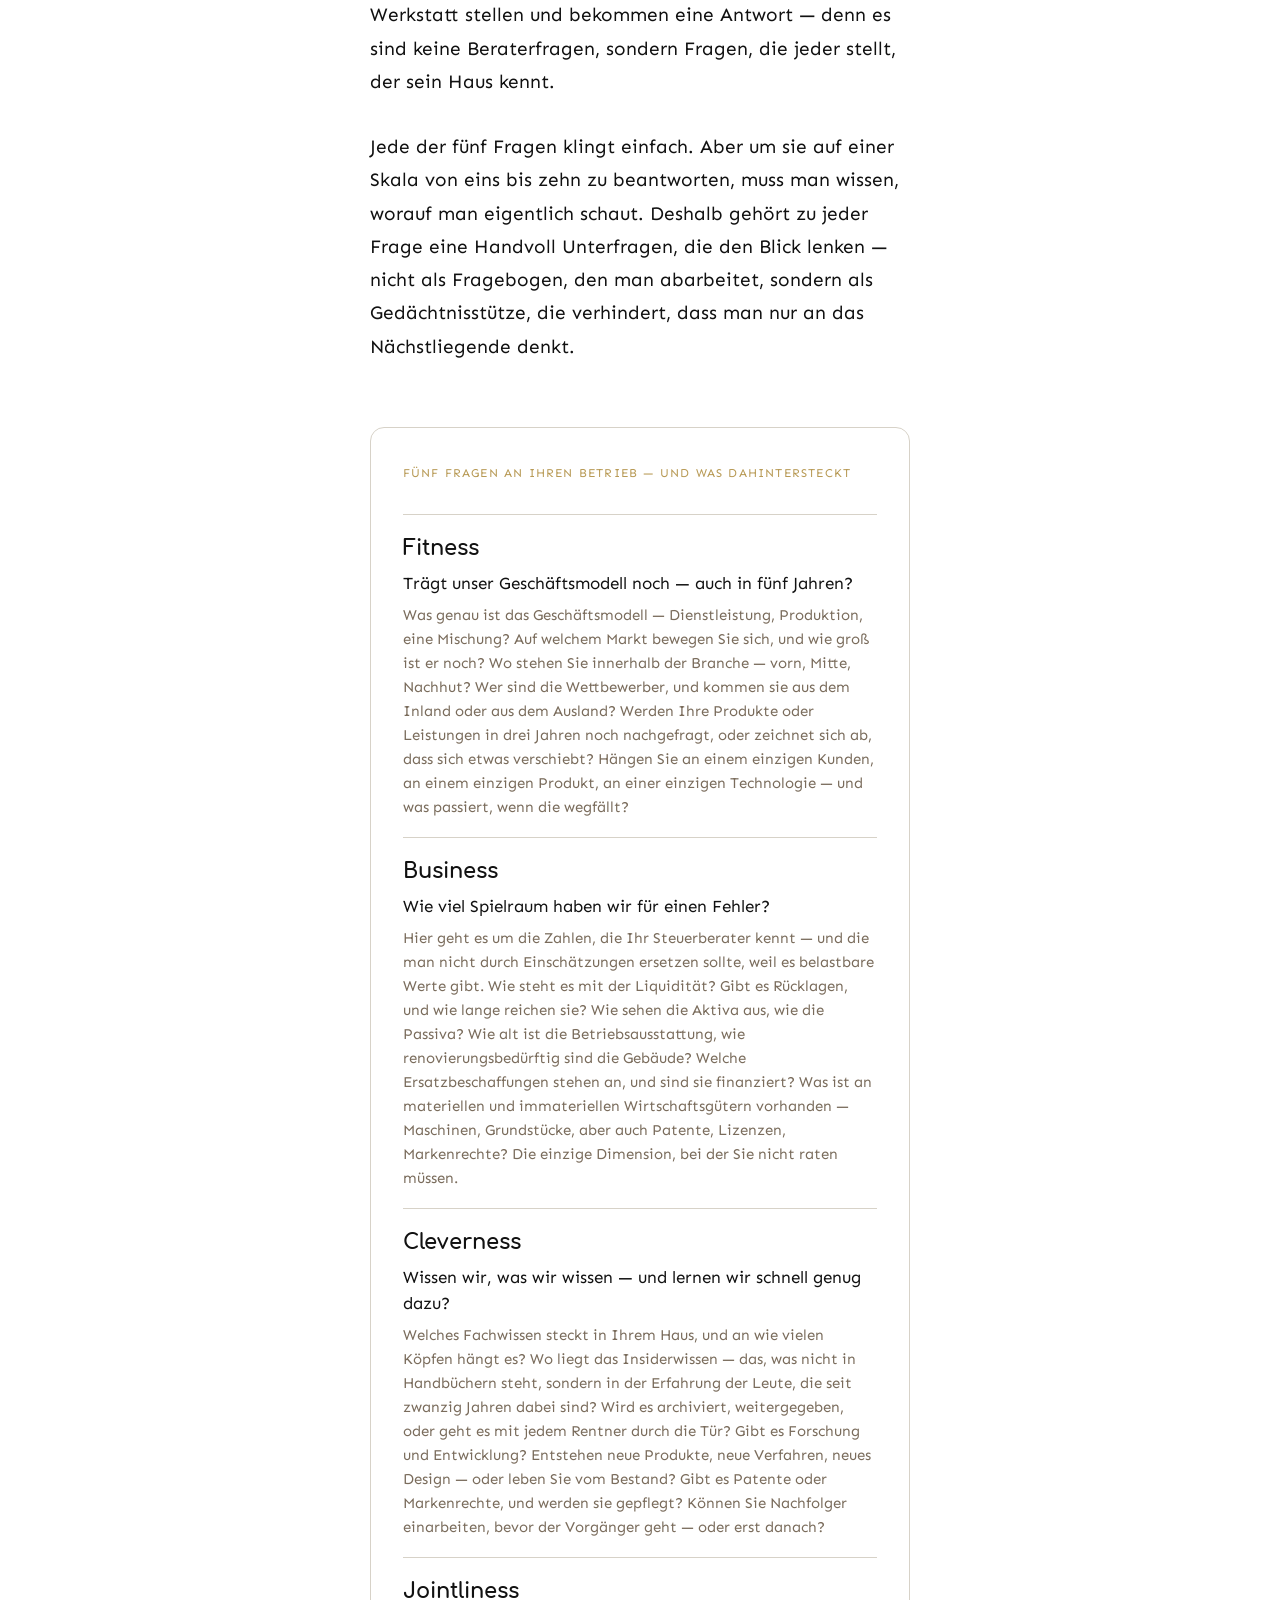
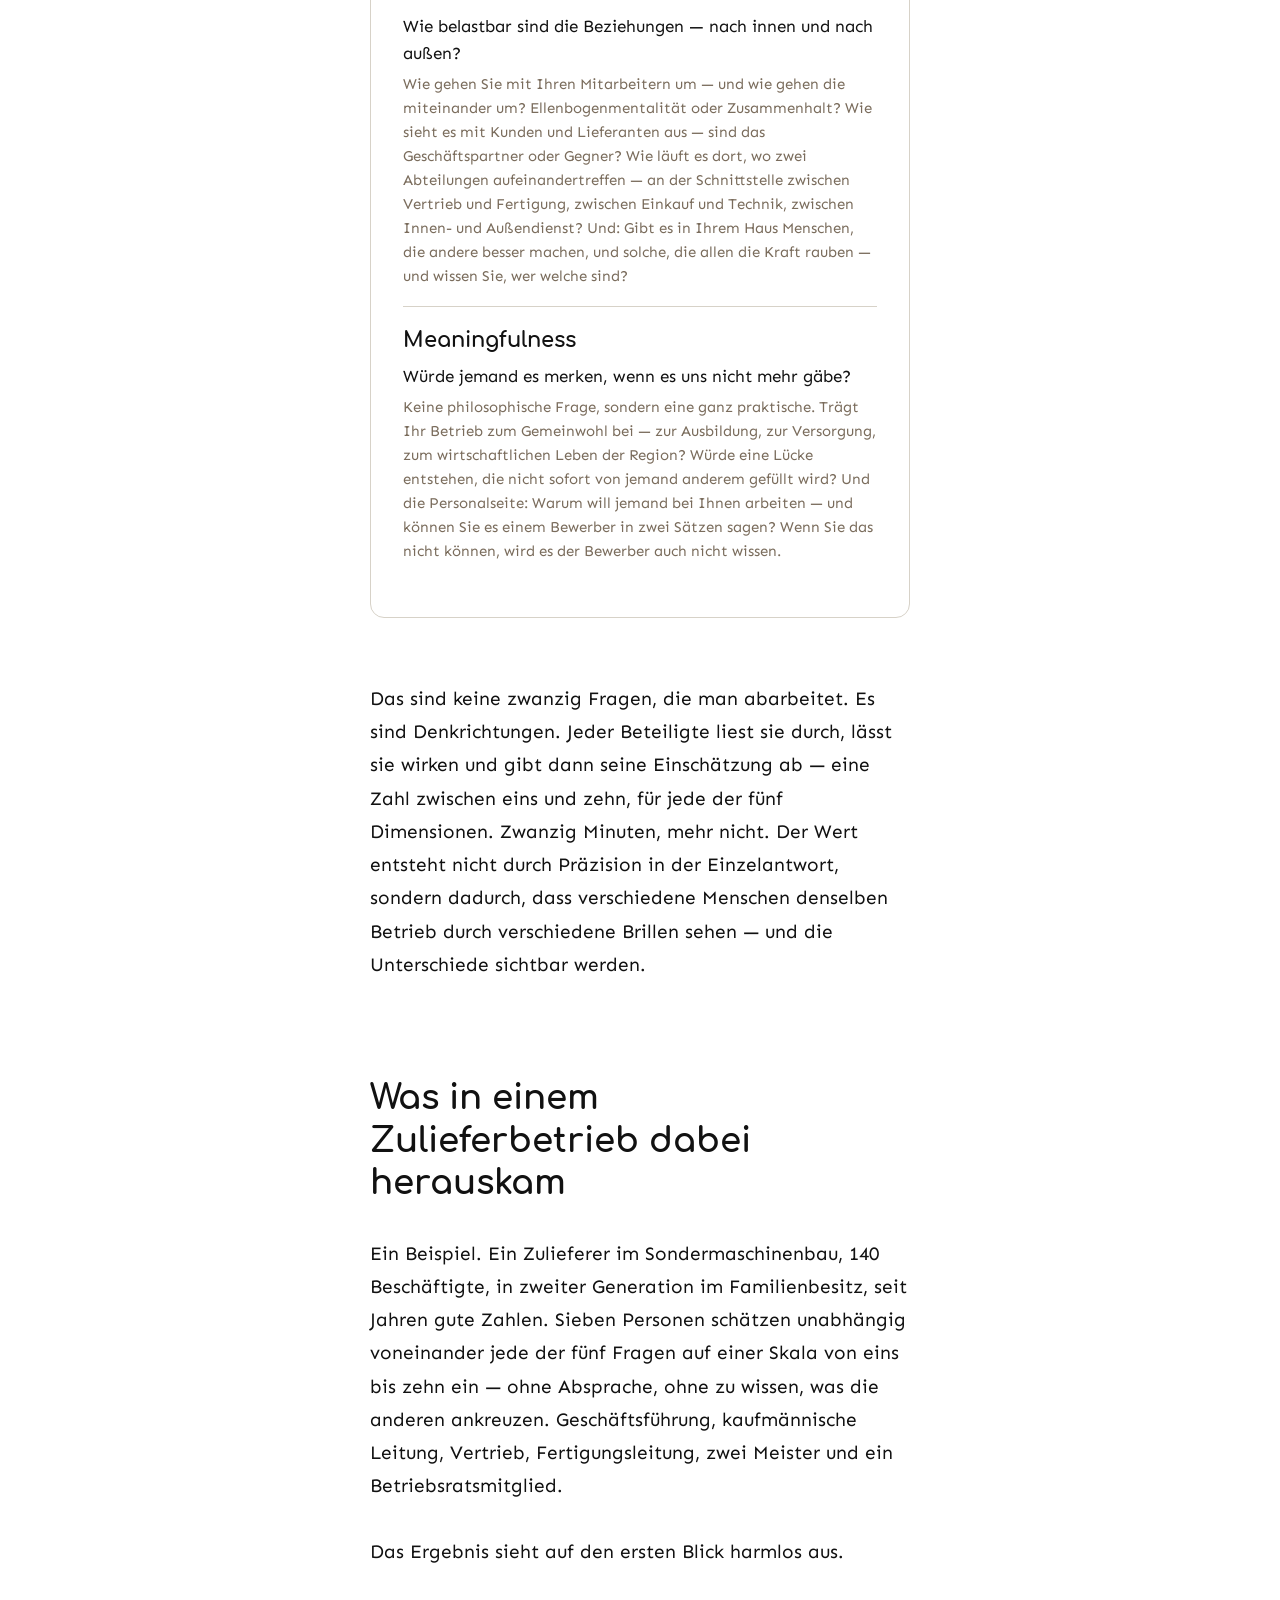
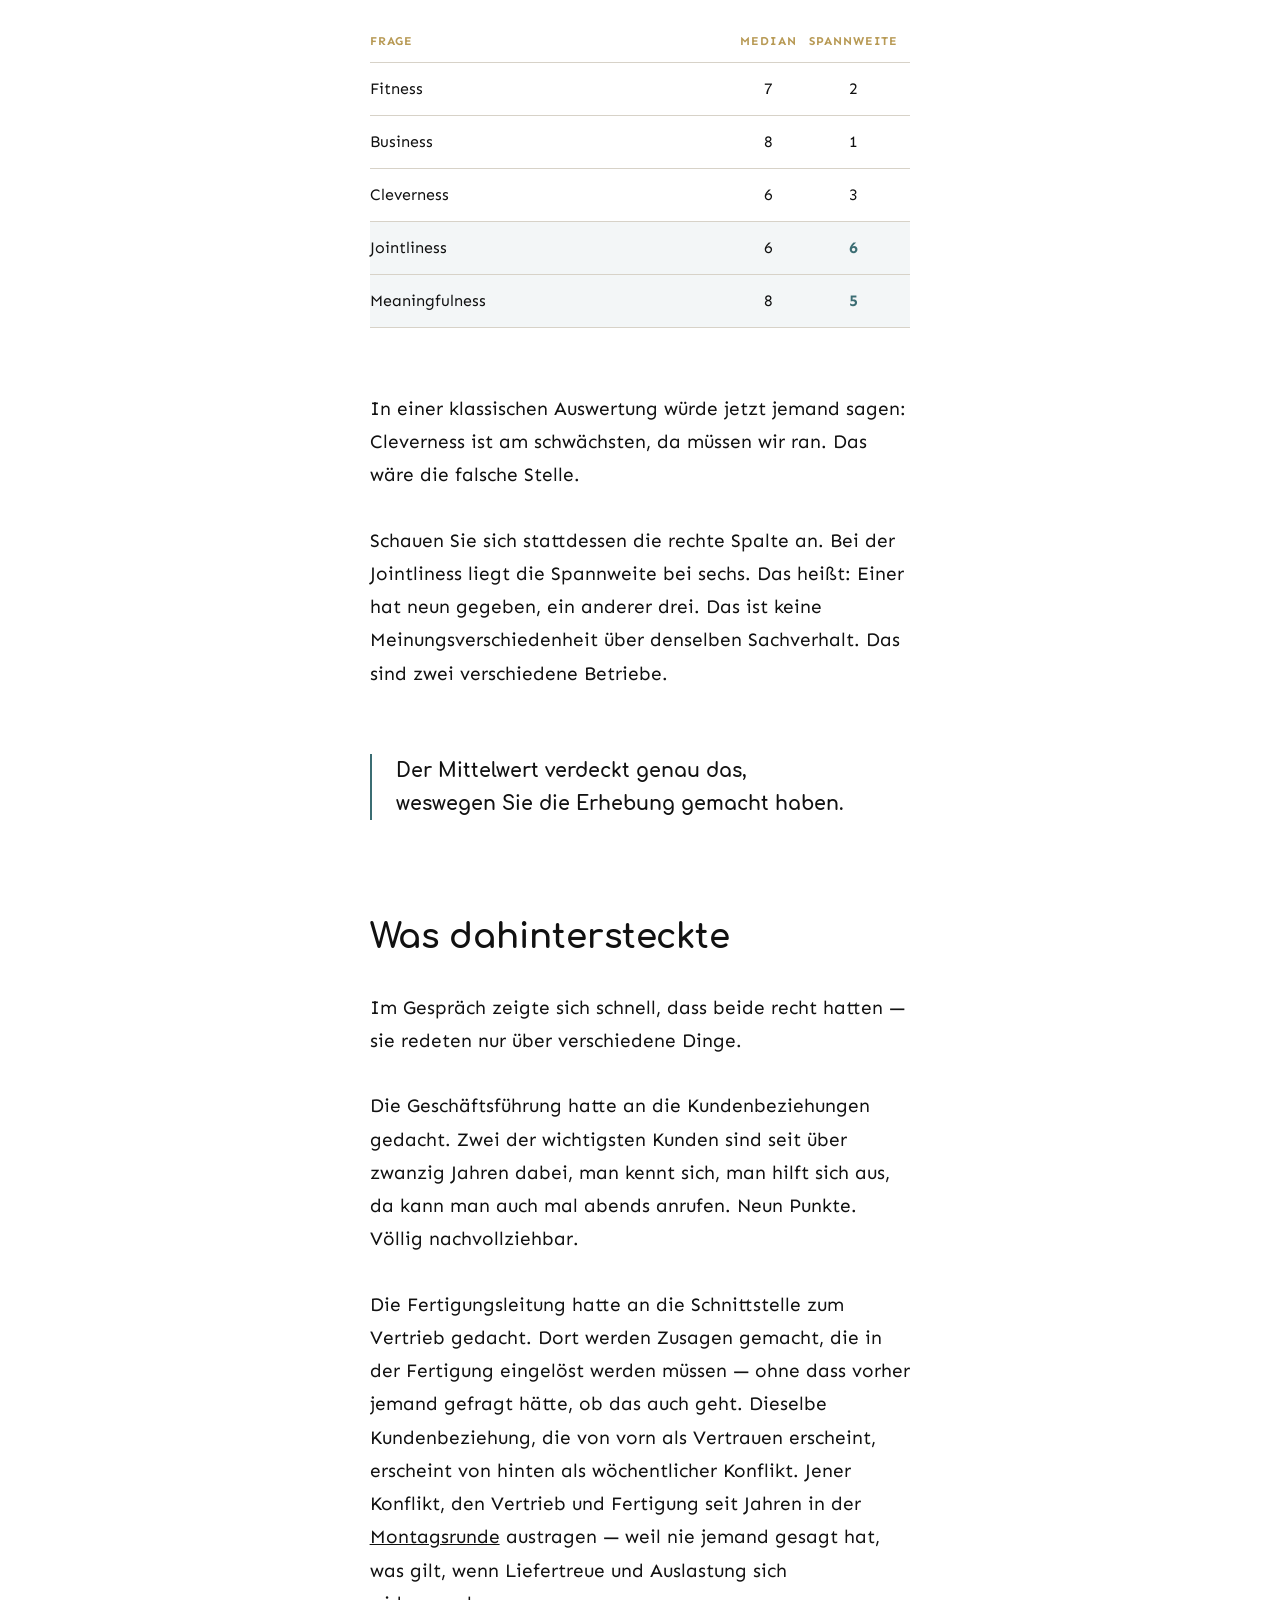
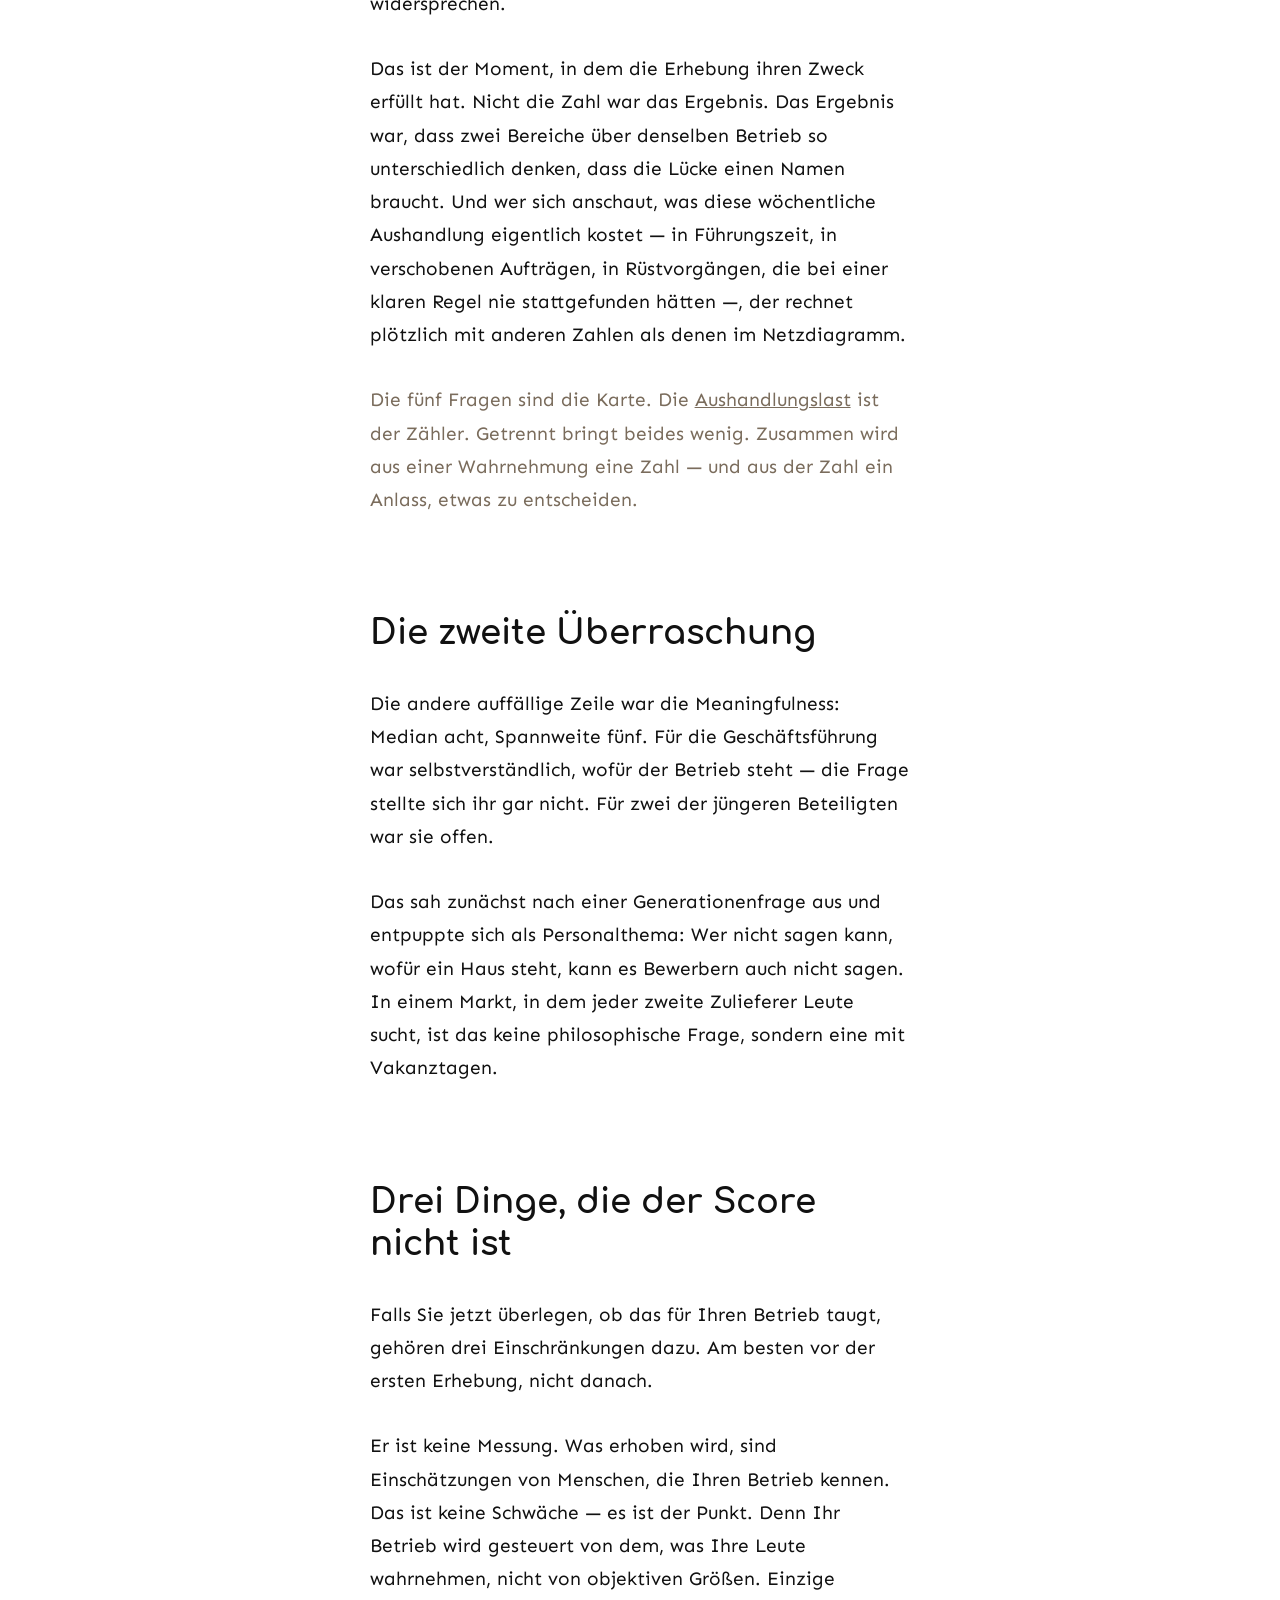
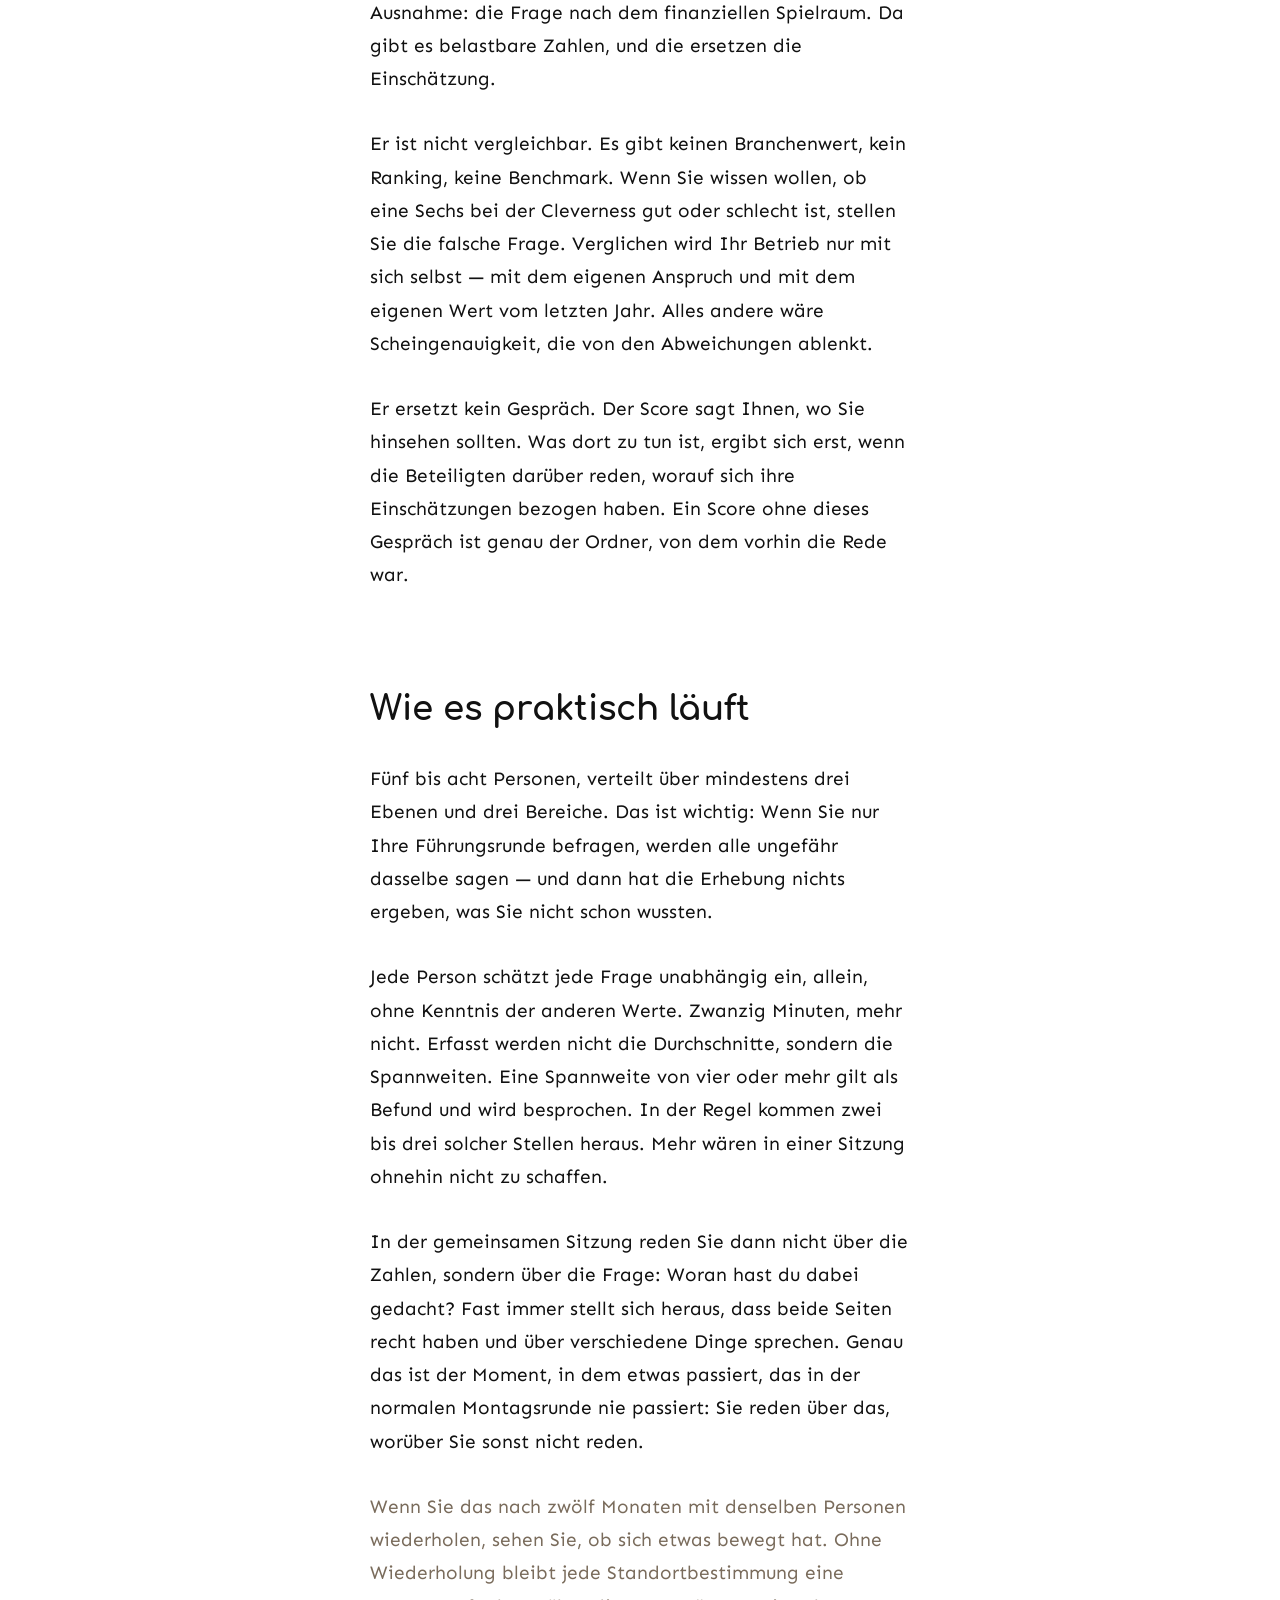
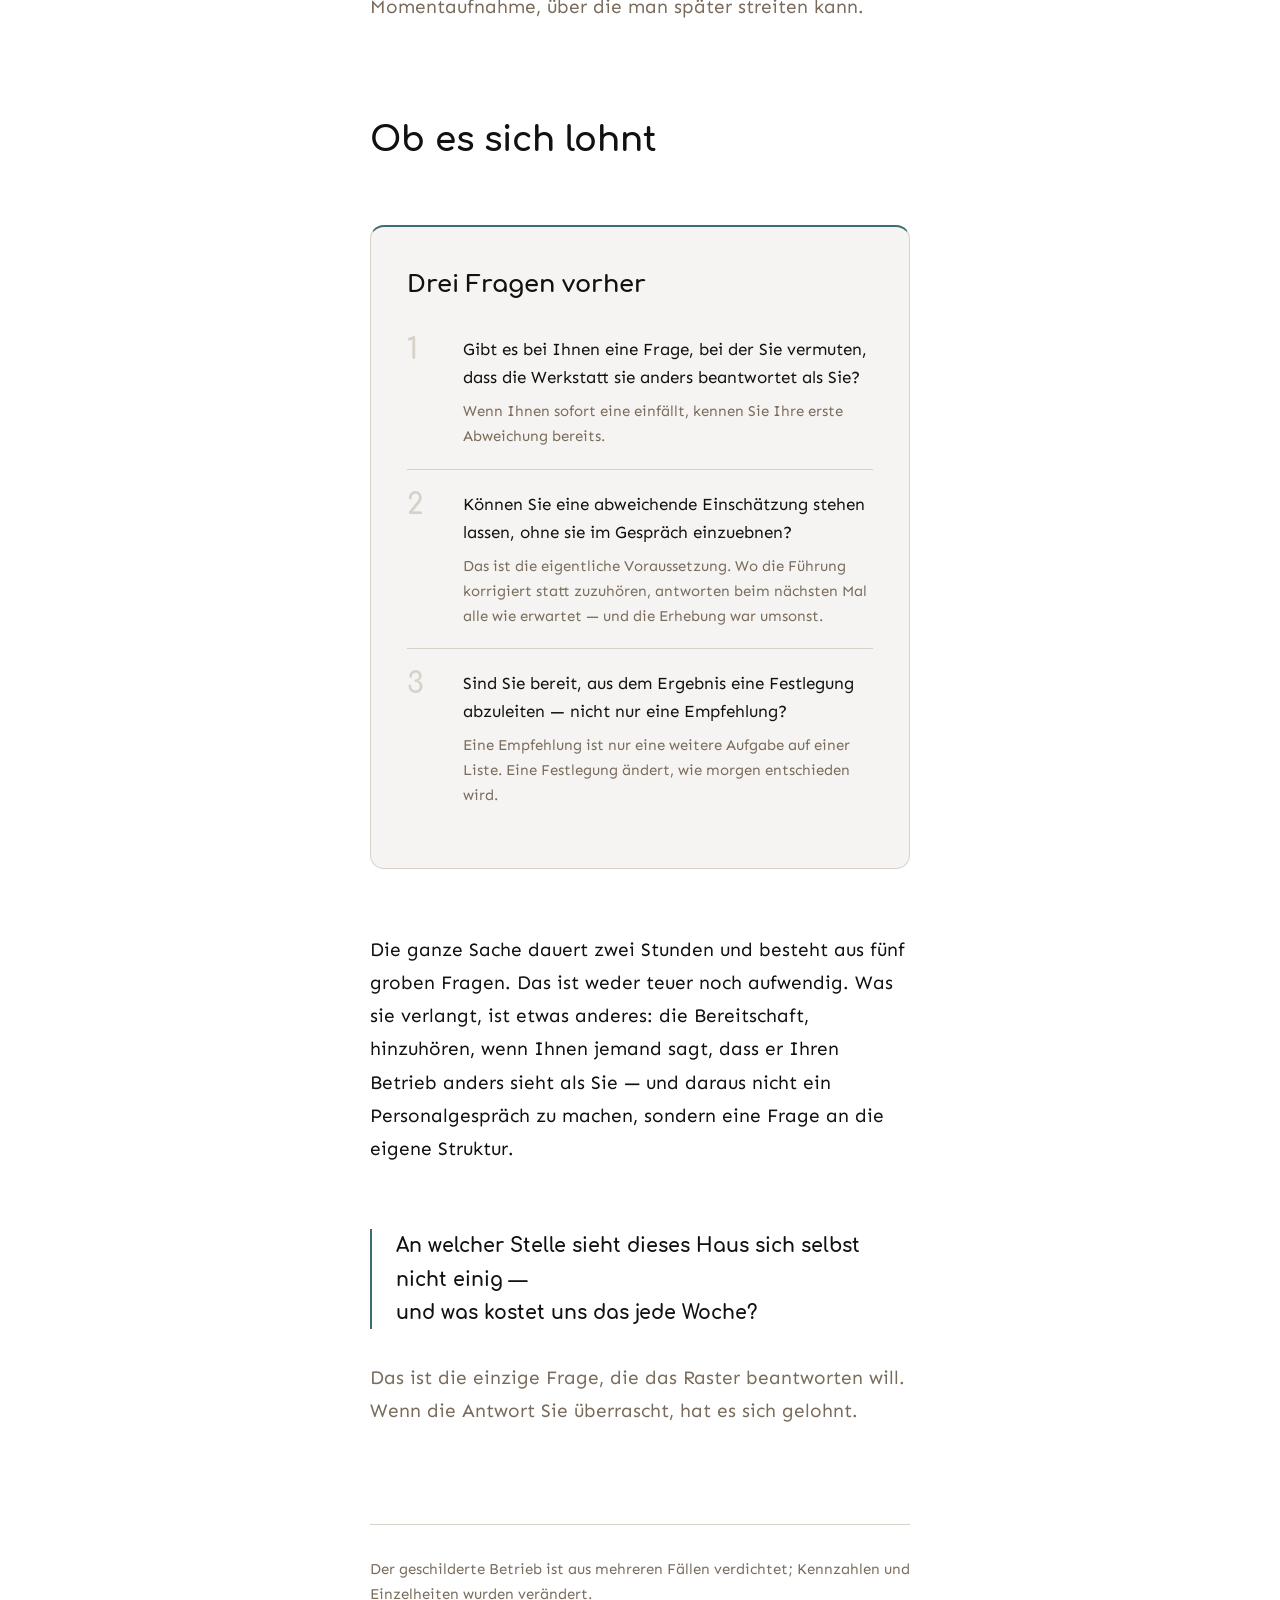
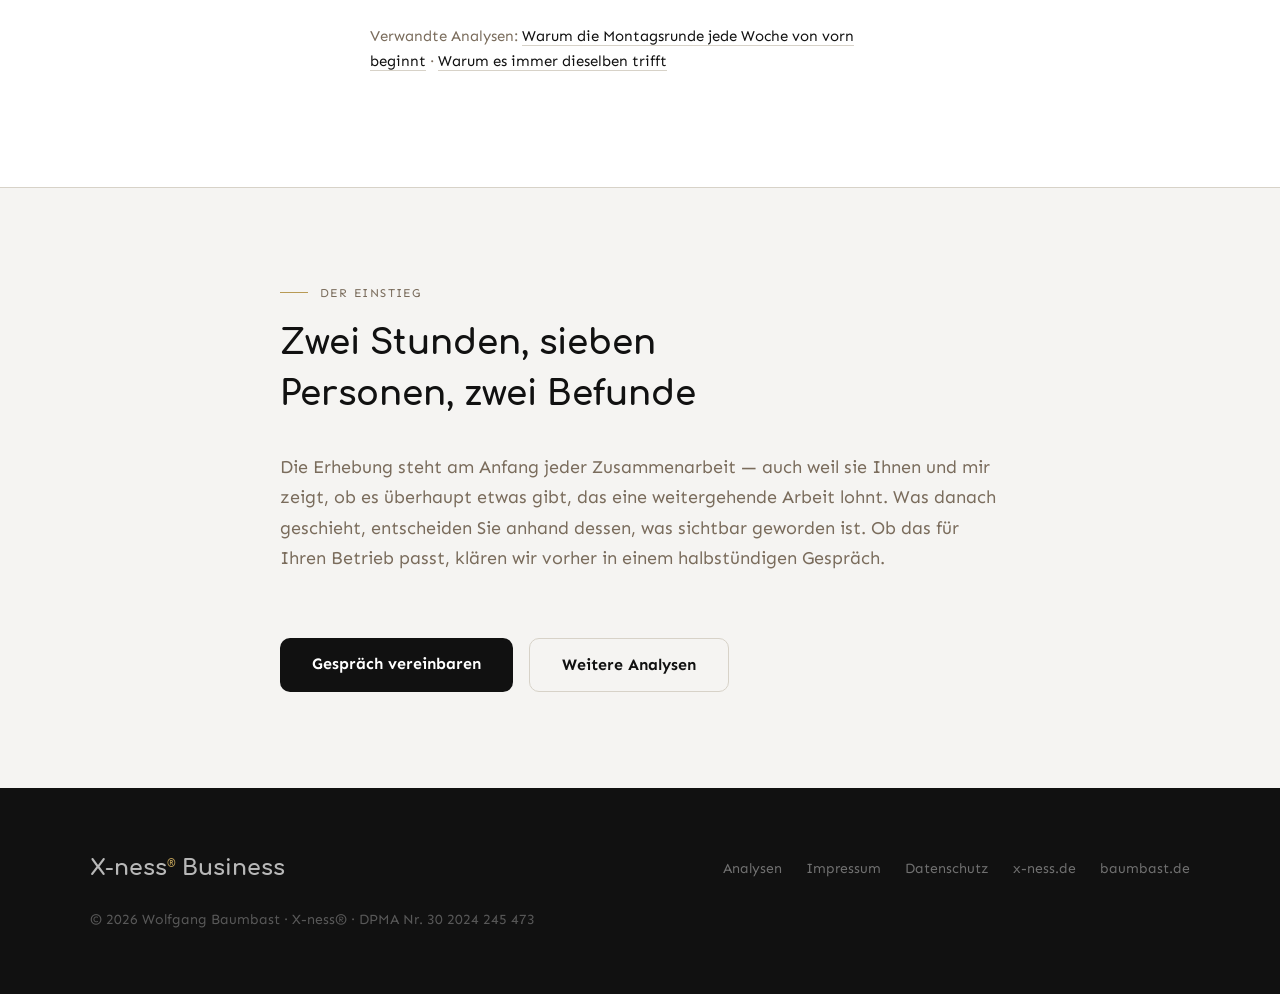
<file: analyse_score.html>
<!DOCTYPE html>
<html lang="de">
<head>
<meta charset="UTF-8">
<meta name="viewport" content="width=device-width, initial-scale=1.0">
<title>Was Ihr Betrieb über sich selbst nicht weiß — und wie Sie es in zwei Stunden herausfinden | X-ness® Business</title>
<meta name="description" content="Fünf Fragen an sieben Personen, die Ihren Betrieb kennen. Das Ergebnis ist kein Netzdiagramm, sondern die Stelle, an der Ihr Haus sich selbst nicht einig ist — und die Sie deshalb jede Woche Geld kostet.">
<meta name="author" content="Wolfgang Baumbast">
<link rel="canonical" href="https://www.x-ness-business.de/analyse_score.html">
<meta property="og:type" content="article">
<meta property="og:url" content="https://www.x-ness-business.de/analyse_score.html">
<meta property="og:title" content="Was Ihr Betrieb über sich selbst nicht weiß">
<meta property="og:description" content="Fünf Fragen, sieben Personen, zwei Stunden. Und dann reden Sie über das, worüber Sie sonst nicht reden.">
<meta property="og:locale" content="de_DE">
<link rel="stylesheet" href="fonts.css">
<style>
:root {
  --black:  #111111;
  --white:  #FFFFFF;
  --gold:   #B89A55;
  --stone:  #D7D2C8;
  --taupe:  #7A6C5C;
  --petrol: #3B6D73;
  --gray:   #F5F4F2;
  --serif:  'Non-Elbow-Sans', Georgia, serif;
  --sans:   'Sen', system-ui, sans-serif;
  --sp-xl:  96px;
  --sp-lg:  64px;
  --sp-md:  32px;
  --sp-sm:  16px;
  --max:    1280px;
  --read:   720px;
  --pad:    clamp(24px, 7vw, 96px);
}
*, *::before, *::after { box-sizing: border-box; margin: 0; padding: 0; }
html { scroll-behavior: smooth; }
body { font-family: var(--sans); font-size: 20px; color: var(--black); background: var(--white); line-height: 1.5; }
h1, h2, h3 { font-family: var(--serif); font-weight: 400; color: var(--black); }
p { font-weight: 400; line-height: 1.5; margin-bottom: var(--sp-md); color: var(--taupe); }
p strong { font-weight: 400; color: var(--black); }

.eyebrow {
  font-size: 12px; letter-spacing: .12em; text-transform: uppercase;
  color: var(--taupe); margin-bottom: var(--sp-sm);
  display: flex; align-items: center; gap: 12px;
}
.eyebrow::before { content: ''; width: 28px; height: 1.5px; background: var(--gold); flex-shrink: 0; }

nav {
  position: fixed; top: 0; left: 0; right: 0; z-index: 100;
  background: rgba(255,255,255,.97); backdrop-filter: blur(8px);
  border-bottom: 1.5px solid var(--stone); padding: 0 var(--pad);
}
.nav-inner { max-width: var(--max); margin: 0 auto; display: flex; align-items: center; justify-content: space-between; height: 68px; }
.nav-logo { font-family: var(--serif); font-size: 22px; color: var(--black); text-decoration: none; }
.nav-logo sup { font-size: 11px; color: var(--gold); vertical-align: super; }
.nav-links { display: flex; gap: 26px; list-style: none; }
.nav-links a { font-size: 16px; color: var(--taupe); text-decoration: none; transition: color .2s; }
.nav-links a:hover { color: var(--black); }
.nav-links a.hier { color: var(--black); }
.nav-cta { background: var(--black) !important; color: var(--white) !important; padding: 8px 20px; border-radius: 10px; font-weight: 700 !important; }
.nav-cta:hover { opacity: .85 !important; color: var(--white) !important; }
@media (max-width: 680px) { .nav-links { display: none; } }

.btn-primary {
  display: inline-block; background: var(--black); color: var(--white);
  font-family: var(--sans); font-size: 16px; font-weight: 700;
  padding: 14px 32px; border-radius: 10px; text-decoration: none; transition: opacity .2s;
}
.btn-primary:hover { opacity: .85; }
.btn-line {
  display: inline-block; font-family: var(--sans); font-size: 16px; font-weight: 700;
  color: var(--black); text-decoration: none; padding: 14px 32px;
  border: 1.5px solid var(--stone); border-radius: 10px; transition: border-color .2s;
}
.btn-line:hover { border-color: var(--black); }

.a-hero { padding: calc(68px + var(--sp-lg)) var(--pad) var(--sp-lg); background: var(--gray); border-bottom: 1.5px solid var(--stone); }
.a-hero-inner { max-width: var(--read); margin: 0 auto; }
.a-hero h1 { font-size: clamp(32px, 4.6vw, 52px); line-height: 1.2; max-width: 22ch; }
.a-hero h1 em { font-style: normal; color: var(--petrol); }
.a-lead { font-size: clamp(18px, 2vw, 21px); color: var(--taupe); line-height: 1.65; margin-top: var(--sp-md); max-width: 62ch; }
.a-meta { margin-top: var(--sp-md); padding-top: var(--sp-sm); border-top: 1.5px solid var(--stone); font-size: 14px; color: var(--taupe); }

.a-body { max-width: var(--read); margin: 0 auto; padding: var(--sp-xl) var(--pad); }
.a-body h2 { font-size: clamp(26px, 3.2vw, 34px); line-height: 1.25; margin-top: var(--sp-xl); margin-bottom: var(--sp-md); max-width: 24ch; }
.a-body h2:first-child { margin-top: 0; }
.a-body p { font-size: 19px; line-height: 1.75; color: var(--black); margin-bottom: var(--sp-md); }
.a-body p.quiet { color: var(--taupe); }
.a-punkt {
  font-family: var(--serif); font-size: clamp(22px, 2.8vw, 30px); line-height: 1.4;
  border-left: 2px solid var(--petrol); padding-left: 24px; margin: var(--sp-lg) 0; color: var(--black);
}

.a-dims { border: 1.5px solid var(--stone); border-radius: 14px; padding: 36px 32px; margin: var(--sp-lg) 0; background: var(--white); }
.a-dims-label { font-size: 12px; letter-spacing: .1em; text-transform: uppercase; color: var(--gold); margin-bottom: var(--sp-md); }
.a-dim { padding: 18px 0; border-top: 1px solid var(--stone); }
.a-dim:first-of-type { border-top: none; padding-top: 0; }
.a-dim-name { font-family: var(--serif); font-size: 21px; color: var(--black); margin-bottom: 6px; }
.a-dim-frage { font-size: 17px; color: var(--black); line-height: 1.55; }
.a-dim-zu { font-size: 15px; color: var(--taupe); line-height: 1.6; margin-top: 6px; }

.a-tab { width: 100%; border-collapse: collapse; margin: var(--sp-lg) 0; font-size: 16px; }
.a-tab th {
  text-align: left; font-family: var(--sans); font-weight: 700; font-size: 12px;
  letter-spacing: .08em; text-transform: uppercase; color: var(--gold);
  padding: 0 12px 12px 0; border-bottom: 1.5px solid var(--stone);
}
.a-tab td { padding: 14px 12px 14px 0; border-bottom: 1px solid var(--stone); color: var(--taupe); vertical-align: top; }
.a-tab td.name { color: var(--black); white-space: nowrap; }
.a-tab td.zahl { color: var(--black); text-align: center; width: 68px; }
.a-tab tr.auf td { background: rgba(59,109,115,.06); }
.a-tab tr.auf td.zahl:last-child { color: var(--petrol); font-weight: 700; }

.a-fragen { border: 1.5px solid var(--stone); border-top: 2px solid var(--petrol); border-radius: 14px; padding: 40px 36px; background: var(--gray); margin: var(--sp-lg) 0; }
.a-fragen h3 { font-size: 24px; margin-bottom: var(--sp-md); }
.a-frage { padding: 20px 0; border-top: 1.5px solid var(--stone); display: grid; grid-template-columns: 40px 1fr; gap: 16px; align-items: start; }
.a-frage:first-of-type { border-top: none; padding-top: 0; }
.a-frage-num { font-family: var(--serif); font-size: 28px; color: var(--stone); line-height: 1.1; }
.a-frage p { font-size: 17px; line-height: 1.65; color: var(--black); margin: 0; }
.a-frage p span { display: block; margin-top: 8px; font-size: 15px; color: var(--taupe); }

.a-quellen { margin-top: var(--sp-xl); padding-top: var(--sp-md); border-top: 1.5px solid var(--stone); }
.a-quellen p { font-size: 15px; line-height: 1.7; color: var(--taupe); margin-bottom: var(--sp-sm); }
.a-quellen a { color: var(--black); text-decoration: none; border-bottom: 1px solid var(--stone); }
.a-quellen a:hover { border-color: var(--black); }

.a-schluss { background: var(--gray); border-top: 1.5px solid var(--stone); padding: var(--sp-xl) var(--pad); }
.a-schluss-inner { max-width: var(--read); margin: 0 auto; }
.a-schluss h2 { font-size: clamp(26px, 3.2vw, 34px); margin-bottom: var(--sp-md); max-width: 22ch; }
.a-schluss p { font-size: 18px; line-height: 1.7; }
.a-schluss-row { display: flex; gap: 16px; flex-wrap: wrap; margin-top: var(--sp-lg); }

footer { background: var(--black); padding: var(--sp-lg) var(--pad); color: rgba(255,255,255,.4); font-size: 14px; }
.footer-inner { max-width: var(--max); margin: 0 auto; display: flex; flex-wrap: wrap; gap: 24px; align-items: center; justify-content: space-between; }
.footer-logo { font-family: var(--serif); font-size: 22px; color: rgba(255,255,255,.7); text-decoration: none; }
.footer-logo sup { font-size: 10px; color: var(--gold); }
.footer-links { display: flex; gap: 24px; list-style: none; flex-wrap: wrap; }
footer a { color: rgba(255,255,255,.4); text-decoration: none; transition: color .2s; }
footer a:hover { color: rgba(255,255,255,.8); }
</style>
</head>
<body>

<nav>
  <div class="nav-inner">
    <a href="index.html" class="nav-logo">X-ness<sup>&reg;</sup> <span style="font-size:14px;color:var(--taupe);">Business</span></a>
    <ul class="nav-links">
      <li><a href="index.html#last">Die Aushandlungslast</a></li>
      <li><a href="index.html#profile">Die fünf Profile</a></li>
      <li><a href="index.html#formate">Formate</a></li>
      <li><a href="analysen.html" class="hier">Analysen</a></li>
      <li><a href="index.html#gespraech" class="nav-cta">Gespräch &rarr;</a></li>
    </ul>
  </div>
</nav>

<header class="a-hero">
  <div class="a-hero-inner">
    <div class="eyebrow">Analyse · Instrument</div>
    <h1>Was Ihr Betrieb über sich selbst <em>nicht weiß</em></h1>
    <p class="a-lead">
      Fragen Sie sieben Leute in Ihrem Haus, wie es um den Betrieb steht — und
      schauen Sie sich nicht die Antworten an, sondern die Stellen, an denen sie
      auseinandergehen. Dort liegt etwas.
    </p>
    <p class="a-meta">Stand: August 2026 · Lesezeit etwa zwölf Minuten</p>
  </div>
</header>

<article class="a-body">

  <p>
    Wenn Sie ein Unternehmen führen, haben Sie wahrscheinlich schon einmal eine
    Standortbestimmung miterlebt. Fragebogen, Auswertung, ein Berater, der ein
    Netzdiagramm an die Wand wirft und die schwächste Achse markiert. Maßnahmenkatalog.
    Sechs Monate später erinnert sich niemand mehr an die Zahlen. Nicht weil die Zahlen
    falsch waren, sondern weil niemand wusste, was er damit anfangen soll.
  </p>

  <p>
    Das hat einen Grund, und er liegt nicht in der Methode. Es liegt an der Frage.
    Solche Raster fragen: Wie gut ist Ihr Betrieb? Das klingt vernünftig, aber es
    führt nirgendwohin. Sie erfahren, dass Sie bei einem Aspekt eine Sechs haben.
    Und dann?
  </p>

  <p class="quiet">
    Es gibt eine andere Frage, die mehr bringt — und die lautet nicht „Wie gut
    sind wir?", sondern „Wo sehen wir uns unterschiedlich?"
  </p>

  <h2>Fünf Fragen, die jeder versteht</h2>

  <p>
    Die Erhebung besteht aus fünf Fragen. Jede hat einen Kurznamen, aber der Name
    ist weniger wichtig als die Frage selbst. Sie können jede davon jedem Meister
    in der Werkstatt stellen und bekommen eine Antwort — denn es sind keine
    Beraterfragen, sondern Fragen, die jeder stellt, der sein Haus kennt.
  </p>

  <p>
    Jede der fünf Fragen klingt einfach. Aber um sie auf einer Skala von eins bis
    zehn zu beantworten, muss man wissen, worauf man eigentlich schaut. Deshalb
    gehört zu jeder Frage eine Handvoll Unterfragen, die den Blick lenken — nicht
    als Fragebogen, den man abarbeitet, sondern als Gedächtnisstütze, die
    verhindert, dass man nur an das Nächstliegende denkt.
  </p>

  <div class="a-dims">
    <div class="a-dims-label">Fünf Fragen an Ihren Betrieb — und was dahintersteckt</div>

    <div class="a-dim">
      <div class="a-dim-name">Fitness</div>
      <div class="a-dim-frage">Trägt unser Geschäftsmodell noch — auch in fünf Jahren?</div>
      <div class="a-dim-zu">Was genau ist das Geschäftsmodell — Dienstleistung, Produktion,
      eine Mischung? Auf welchem Markt bewegen Sie sich, und wie groß ist er noch?
      Wo stehen Sie innerhalb der Branche — vorn, Mitte, Nachhut? Wer sind die
      Wettbewerber, und kommen sie aus dem Inland oder aus dem Ausland? Werden Ihre
      Produkte oder Leistungen in drei Jahren noch nachgefragt, oder zeichnet sich
      ab, dass sich etwas verschiebt? Hängen Sie an einem einzigen Kunden, an einem
      einzigen Produkt, an einer einzigen Technologie — und was passiert, wenn die
      wegfällt?</div>
    </div>

    <div class="a-dim">
      <div class="a-dim-name">Business</div>
      <div class="a-dim-frage">Wie viel Spielraum haben wir für einen Fehler?</div>
      <div class="a-dim-zu">Hier geht es um die Zahlen, die Ihr Steuerberater kennt —
      und die man nicht durch Einschätzungen ersetzen sollte, weil es belastbare Werte
      gibt. Wie steht es mit der Liquidität? Gibt es Rücklagen, und wie lange reichen
      sie? Wie sehen die Aktiva aus, wie die Passiva? Wie alt ist die
      Betriebsausstattung, wie renovierungsbedürftig sind die Gebäude? Welche
      Ersatzbeschaffungen stehen an, und sind sie finanziert? Was ist an materiellen und
      immateriellen Wirtschaftsgütern vorhanden — Maschinen, Grundstücke, aber auch
      Patente, Lizenzen, Markenrechte? Die einzige Dimension, bei der Sie nicht raten
      müssen.</div>
    </div>

    <div class="a-dim">
      <div class="a-dim-name">Cleverness</div>
      <div class="a-dim-frage">Wissen wir, was wir wissen — und lernen wir schnell genug dazu?</div>
      <div class="a-dim-zu">Welches Fachwissen steckt in Ihrem Haus, und an wie vielen
      Köpfen hängt es? Wo liegt das Insiderwissen — das, was nicht in Handbüchern
      steht, sondern in der Erfahrung der Leute, die seit zwanzig Jahren dabei sind?
      Wird es archiviert, weitergegeben, oder geht es mit jedem Rentner durch die Tür?
      Gibt es Forschung und Entwicklung? Entstehen neue Produkte, neue Verfahren,
      neues Design — oder leben Sie vom Bestand? Gibt es Patente oder Markenrechte,
      und werden sie gepflegt? Können Sie Nachfolger einarbeiten, bevor der Vorgänger
      geht — oder erst danach?</div>
    </div>

    <div class="a-dim">
      <div class="a-dim-name">Jointliness</div>
      <div class="a-dim-frage">Wie belastbar sind die Beziehungen — nach innen und nach außen?</div>
      <div class="a-dim-zu">Wie gehen Sie mit Ihren Mitarbeitern um — und wie gehen die
      miteinander um? Ellenbogenmentalität oder Zusammenhalt? Wie sieht es mit Kunden
      und Lieferanten aus — sind das Geschäftspartner oder Gegner? Wie läuft es dort,
      wo zwei Abteilungen aufeinandertreffen — an der Schnittstelle zwischen Vertrieb
      und Fertigung, zwischen Einkauf und Technik, zwischen Innen- und Außendienst?
      Und: Gibt es in Ihrem Haus Menschen, die andere besser machen, und solche, die
      allen die Kraft rauben — und wissen Sie, wer welche sind?</div>
    </div>

    <div class="a-dim">
      <div class="a-dim-name">Meaningfulness</div>
      <div class="a-dim-frage">Würde jemand es merken, wenn es uns nicht mehr gäbe?</div>
      <div class="a-dim-zu">Keine philosophische Frage, sondern eine ganz praktische.
      Trägt Ihr Betrieb zum Gemeinwohl bei — zur Ausbildung, zur Versorgung, zum
      wirtschaftlichen Leben der Region? Würde eine Lücke entstehen, die nicht sofort
      von jemand anderem gefüllt wird? Und die Personalseite: Warum will jemand bei
      Ihnen arbeiten — und können Sie es einem Bewerber in zwei Sätzen sagen? Wenn
      Sie das nicht können, wird es der Bewerber auch nicht wissen.</div>
    </div>
  </div>

  <p>
    Das sind keine zwanzig Fragen, die man abarbeitet. Es sind Denkrichtungen.
    Jeder Beteiligte liest sie durch, lässt sie wirken und gibt dann seine
    Einschätzung ab — eine Zahl zwischen eins und zehn, für jede der fünf
    Dimensionen. Zwanzig Minuten, mehr nicht. Der Wert entsteht nicht durch
    Präzision in der Einzelantwort, sondern dadurch, dass verschiedene Menschen
    denselben Betrieb durch verschiedene Brillen sehen — und die Unterschiede
    sichtbar werden.
  </p>

  <h2>Was in einem Zulieferbetrieb dabei herauskam</h2>

  <p>
    Ein Beispiel. Ein Zulieferer im Sondermaschinenbau, 140 Beschäftigte, in zweiter
    Generation im Familienbesitz, seit Jahren gute Zahlen. Sieben Personen schätzen
    unabhängig voneinander jede der fünf Fragen auf einer Skala von eins bis zehn
    ein — ohne Absprache, ohne zu wissen, was die anderen ankreuzen.
    Geschäftsführung, kaufmännische Leitung, Vertrieb, Fertigungsleitung, zwei
    Meister und ein Betriebsratsmitglied.
  </p>

  <p>
    Das Ergebnis sieht auf den ersten Blick harmlos aus.
  </p>

  <table class="a-tab">
    <thead>
      <tr><th>Frage</th><th style="text-align:center;">Median</th><th style="text-align:center;">Spannweite</th></tr>
    </thead>
    <tbody>
      <tr><td class="name">Fitness</td><td class="zahl">7</td><td class="zahl">2</td></tr>
      <tr><td class="name">Business</td><td class="zahl">8</td><td class="zahl">1</td></tr>
      <tr><td class="name">Cleverness</td><td class="zahl">6</td><td class="zahl">3</td></tr>
      <tr class="auf"><td class="name">Jointliness</td><td class="zahl">6</td><td class="zahl">6</td></tr>
      <tr class="auf"><td class="name">Meaningfulness</td><td class="zahl">8</td><td class="zahl">5</td></tr>
    </tbody>
  </table>

  <p>
    In einer klassischen Auswertung würde jetzt jemand sagen: Cleverness ist am
    schwächsten, da müssen wir ran. Das wäre die falsche Stelle.
  </p>

  <p>
    Schauen Sie sich stattdessen die rechte Spalte an. Bei der Jointliness liegt die
    Spannweite bei sechs. Das heißt: Einer hat neun gegeben, ein anderer drei. Das
    ist keine Meinungsverschiedenheit über denselben Sachverhalt. Das sind zwei
    verschiedene Betriebe.
  </p>

  <p class="a-punkt">
    Der Mittelwert verdeckt genau das,<br>
    weswegen Sie die Erhebung gemacht haben.
  </p>

  <h2>Was dahintersteckte</h2>

  <p>
    Im Gespräch zeigte sich schnell, dass beide recht hatten — sie redeten nur
    über verschiedene Dinge.
  </p>

  <p>
    Die Geschäftsführung hatte an die Kundenbeziehungen gedacht. Zwei der wichtigsten
    Kunden sind seit über zwanzig Jahren dabei, man kennt sich, man hilft sich aus,
    da kann man auch mal abends anrufen. Neun Punkte. Völlig nachvollziehbar.
  </p>

  <p>
    Die Fertigungsleitung hatte an die Schnittstelle zum Vertrieb gedacht. Dort
    werden Zusagen gemacht, die in der Fertigung eingelöst werden müssen — ohne
    dass vorher jemand gefragt hätte, ob das auch geht. Dieselbe Kundenbeziehung,
    die von vorn als Vertrauen erscheint, erscheint von hinten als wöchentlicher
    Konflikt. Jener Konflikt, den Vertrieb und Fertigung seit Jahren in der
    <a href="analyse_montagsrunde.html" style="color:var(--black);">Montagsrunde</a>
    austragen — weil nie jemand gesagt hat, was gilt, wenn Liefertreue und
    Auslastung sich widersprechen.
  </p>

  <p>
    Das ist der Moment, in dem die Erhebung ihren Zweck erfüllt hat. Nicht die Zahl
    war das Ergebnis. Das Ergebnis war, dass zwei Bereiche über denselben Betrieb
    so unterschiedlich denken, dass die Lücke einen Namen braucht. Und wer sich
    anschaut, was diese wöchentliche Aushandlung eigentlich kostet — in
    Führungszeit, in verschobenen Aufträgen, in Rüstvorgängen, die bei einer
    klaren Regel nie stattgefunden hätten —, der rechnet plötzlich mit anderen
    Zahlen als denen im Netzdiagramm.
  </p>

  <p class="quiet">
    Die fünf Fragen sind die Karte. Die
    <a href="analyse_aushandlungslast.html" style="color:var(--taupe);">Aushandlungslast</a>
    ist der Zähler. Getrennt bringt beides wenig. Zusammen wird aus einer
    Wahrnehmung eine Zahl — und aus der Zahl ein Anlass, etwas zu entscheiden.
  </p>

  <h2>Die zweite Überraschung</h2>

  <p>
    Die andere auffällige Zeile war die Meaningfulness: Median acht, Spannweite
    fünf. Für die Geschäftsführung war selbstverständlich, wofür der Betrieb steht —
    die Frage stellte sich ihr gar nicht. Für zwei der jüngeren Beteiligten war sie
    offen.
  </p>

  <p>
    Das sah zunächst nach einer Generationenfrage aus und entpuppte sich als
    Personalthema: Wer nicht sagen kann, wofür ein Haus steht, kann es Bewerbern
    auch nicht sagen. In einem Markt, in dem jeder zweite Zulieferer Leute sucht,
    ist das keine philosophische Frage, sondern eine mit Vakanztagen.
  </p>

  <h2>Drei Dinge, die der Score nicht ist</h2>

  <p>
    Falls Sie jetzt überlegen, ob das für Ihren Betrieb taugt, gehören drei
    Einschränkungen dazu. Am besten vor der ersten Erhebung, nicht danach.
  </p>

  <p>
    <strong>Er ist keine Messung.</strong> Was erhoben wird, sind Einschätzungen
    von Menschen, die Ihren Betrieb kennen. Das ist keine Schwäche — es ist der
    Punkt. Denn Ihr Betrieb wird gesteuert von dem, was Ihre Leute wahrnehmen,
    nicht von objektiven Größen. Einzige Ausnahme: die Frage nach dem finanziellen
    Spielraum. Da gibt es belastbare Zahlen, und die ersetzen die Einschätzung.
  </p>

  <p>
    <strong>Er ist nicht vergleichbar.</strong> Es gibt keinen Branchenwert, kein
    Ranking, keine Benchmark. Wenn Sie wissen wollen, ob eine Sechs bei der
    Cleverness gut oder schlecht ist, stellen Sie die falsche Frage. Verglichen
    wird Ihr Betrieb nur mit sich selbst — mit dem eigenen Anspruch und mit dem
    eigenen Wert vom letzten Jahr. Alles andere wäre Scheingenauigkeit, die von
    den Abweichungen ablenkt.
  </p>

  <p>
    <strong>Er ersetzt kein Gespräch.</strong> Der Score sagt Ihnen, wo Sie
    hinsehen sollten. Was dort zu tun ist, ergibt sich erst, wenn die Beteiligten
    darüber reden, worauf sich ihre Einschätzungen bezogen haben. Ein Score ohne
    dieses Gespräch ist genau der Ordner, von dem vorhin die Rede war.
  </p>

  <h2>Wie es praktisch läuft</h2>

  <p>
    Fünf bis acht Personen, verteilt über mindestens drei Ebenen und drei Bereiche.
    Das ist wichtig: Wenn Sie nur Ihre Führungsrunde befragen, werden alle ungefähr
    dasselbe sagen — und dann hat die Erhebung nichts ergeben, was Sie nicht schon
    wussten.
  </p>

  <p>
    Jede Person schätzt jede Frage unabhängig ein, allein, ohne Kenntnis der anderen
    Werte. Zwanzig Minuten, mehr nicht. Erfasst werden nicht die Durchschnitte,
    sondern die Spannweiten. Eine Spannweite von vier oder mehr gilt als Befund
    und wird besprochen. In der Regel kommen zwei bis drei solcher Stellen heraus.
    Mehr wären in einer Sitzung ohnehin nicht zu schaffen.
  </p>

  <p>
    In der gemeinsamen Sitzung reden Sie dann nicht über die Zahlen, sondern über
    die Frage: Woran hast du dabei gedacht? Fast immer stellt sich heraus, dass
    beide Seiten recht haben und über verschiedene Dinge sprechen. Genau das ist
    der Moment, in dem etwas passiert, das in der normalen Montagsrunde nie
    passiert: Sie reden über das, worüber Sie sonst nicht reden.
  </p>

  <p class="quiet">
    Wenn Sie das nach zwölf Monaten mit denselben Personen wiederholen, sehen
    Sie, ob sich etwas bewegt hat. Ohne Wiederholung bleibt jede
    Standortbestimmung eine Momentaufnahme, über die man später streiten kann.
  </p>

  <h2>Ob es sich lohnt</h2>

  <div class="a-fragen">
    <h3>Drei Fragen vorher</h3>
    <div class="a-frage">
      <div class="a-frage-num">1</div>
      <p>
        Gibt es bei Ihnen eine Frage, bei der Sie vermuten, dass die Werkstatt
        sie anders beantwortet als Sie?
        <span>Wenn Ihnen sofort eine einfällt, kennen Sie Ihre erste Abweichung
        bereits.</span>
      </p>
    </div>
    <div class="a-frage">
      <div class="a-frage-num">2</div>
      <p>
        Können Sie eine abweichende Einschätzung stehen lassen, ohne sie im
        Gespräch einzuebnen?
        <span>Das ist die eigentliche Voraussetzung. Wo die Führung korrigiert
        statt zuzuhören, antworten beim nächsten Mal alle wie erwartet — und
        die Erhebung war umsonst.</span>
      </p>
    </div>
    <div class="a-frage">
      <div class="a-frage-num">3</div>
      <p>
        Sind Sie bereit, aus dem Ergebnis eine Festlegung abzuleiten —
        nicht nur eine Empfehlung?
        <span>Eine Empfehlung ist nur eine weitere Aufgabe auf einer Liste.
        Eine Festlegung ändert, wie morgen entschieden wird.</span>
      </p>
    </div>
  </div>

  <p>
    Die ganze Sache dauert zwei Stunden und besteht aus fünf groben Fragen.
    Das ist weder teuer noch aufwendig. Was sie verlangt, ist etwas anderes:
    die Bereitschaft, hinzuhören, wenn Ihnen jemand sagt, dass er Ihren
    Betrieb anders sieht als Sie — und daraus nicht ein Personalgespräch
    zu machen, sondern eine Frage an die eigene Struktur.
  </p>

  <p class="a-punkt">
    An welcher Stelle sieht dieses Haus sich selbst nicht einig —<br>
    und was kostet uns das jede Woche?
  </p>

  <p class="quiet">
    Das ist die einzige Frage, die das Raster beantworten will.
    Wenn die Antwort Sie überrascht, hat es sich gelohnt.
  </p>

  <div class="a-quellen">
    <p>
      Der geschilderte Betrieb ist aus mehreren Fällen verdichtet; Kennzahlen und
      Einzelheiten wurden verändert.
    </p>
    <p>
      Verwandte Analysen:
      <a href="analyse_montagsrunde.html">Warum die Montagsrunde jede Woche von vorn beginnt</a> ·
      <a href="analyse_aushandlungslast.html">Warum es immer dieselben trifft</a>
    </p>
  </div>

</article>

<section class="a-schluss">
  <div class="a-schluss-inner">
    <div class="eyebrow">Der Einstieg</div>
    <h2>Zwei Stunden, sieben Personen, zwei Befunde</h2>
    <p>
      Die Erhebung steht am Anfang jeder Zusammenarbeit — auch weil sie Ihnen und
      mir zeigt, ob es überhaupt etwas gibt, das eine weitergehende Arbeit lohnt.
      Was danach geschieht, entscheiden Sie anhand dessen, was sichtbar geworden
      ist. Ob das für Ihren Betrieb passt, klären wir vorher in einem
      halbstündigen Gespräch.
    </p>
    <div class="a-schluss-row">
      <a href="index.html#gespraech" class="btn-primary">Gespräch vereinbaren</a>
      <a href="analysen.html" class="btn-line">Weitere Analysen</a>
    </div>
  </div>
</section>

<footer>
  <div class="footer-inner">
    <a href="index.html" class="footer-logo">X-ness<sup>&reg;</sup> Business</a>
    <ul class="footer-links">
      <li><a href="analysen.html">Analysen</a></li>
      <li><a href="impressum.html">Impressum</a></li>
      <li><a href="datenschutz.html">Datenschutz</a></li>
      <li><a href="https://www.x-ness.de" target="_blank" rel="noopener">x-ness.de</a></li>
      <li><a href="https://www.baumbast.de" target="_blank" rel="noopener">baumbast.de</a></li>
    </ul>
    <p style="margin:0;color:rgba(255,255,255,.3);font-size:14px;">&copy; 2026 Wolfgang Baumbast &middot; X-ness&reg; &middot; DPMA Nr. 30 2024 245 473</p>
  </div>
</footer>

</body>
</html>
</file>
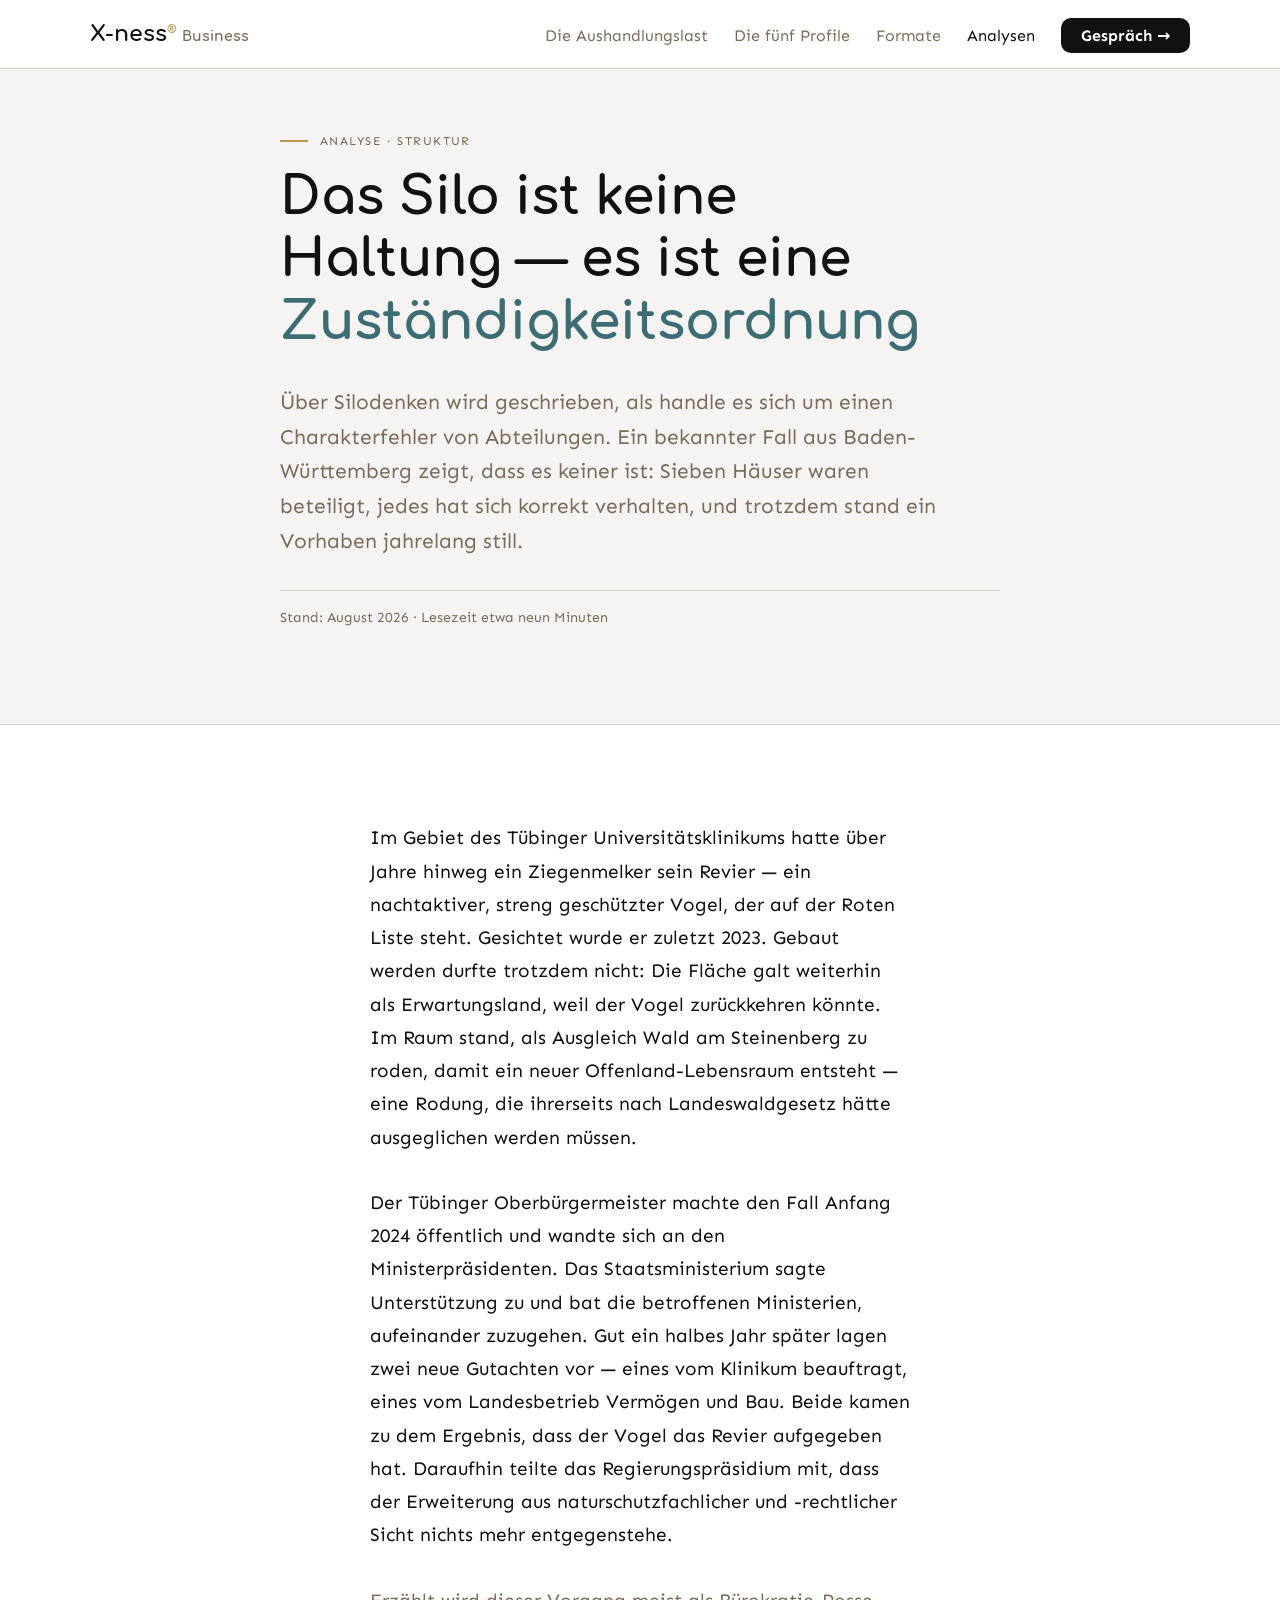
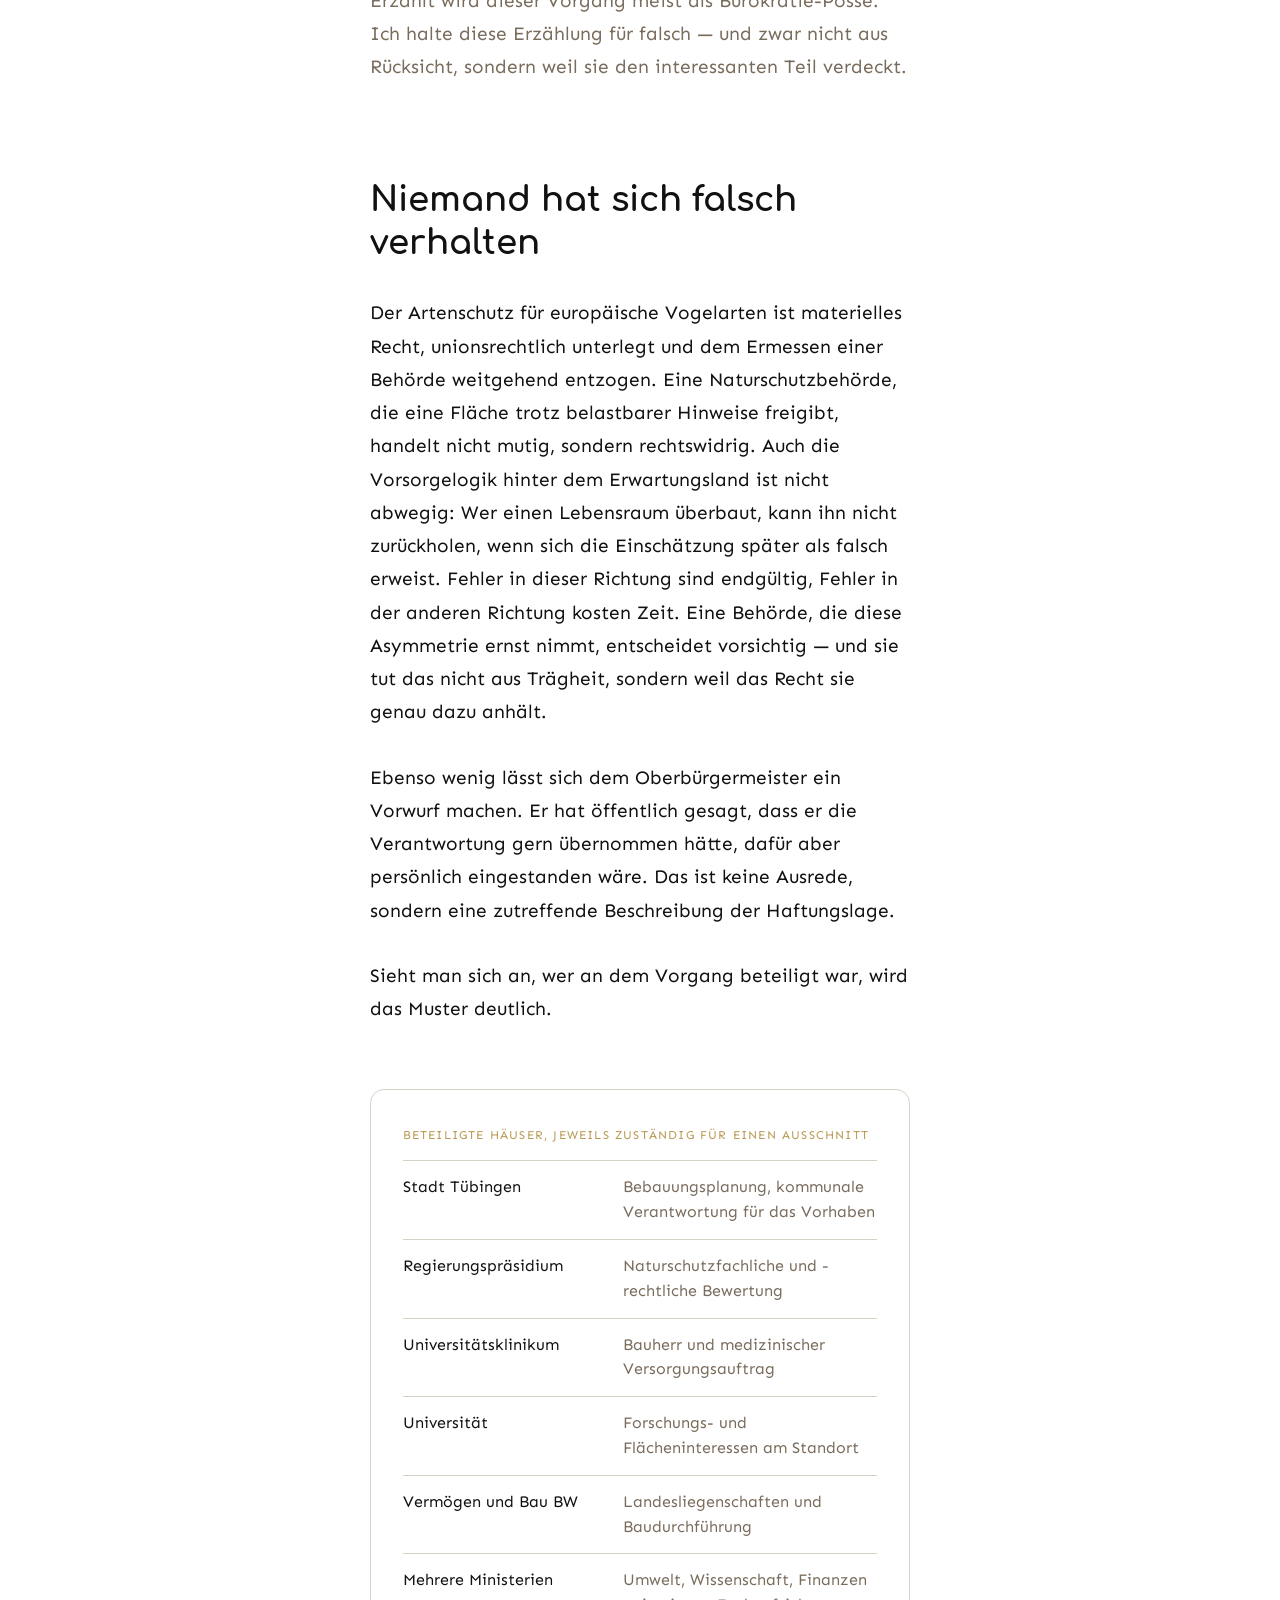
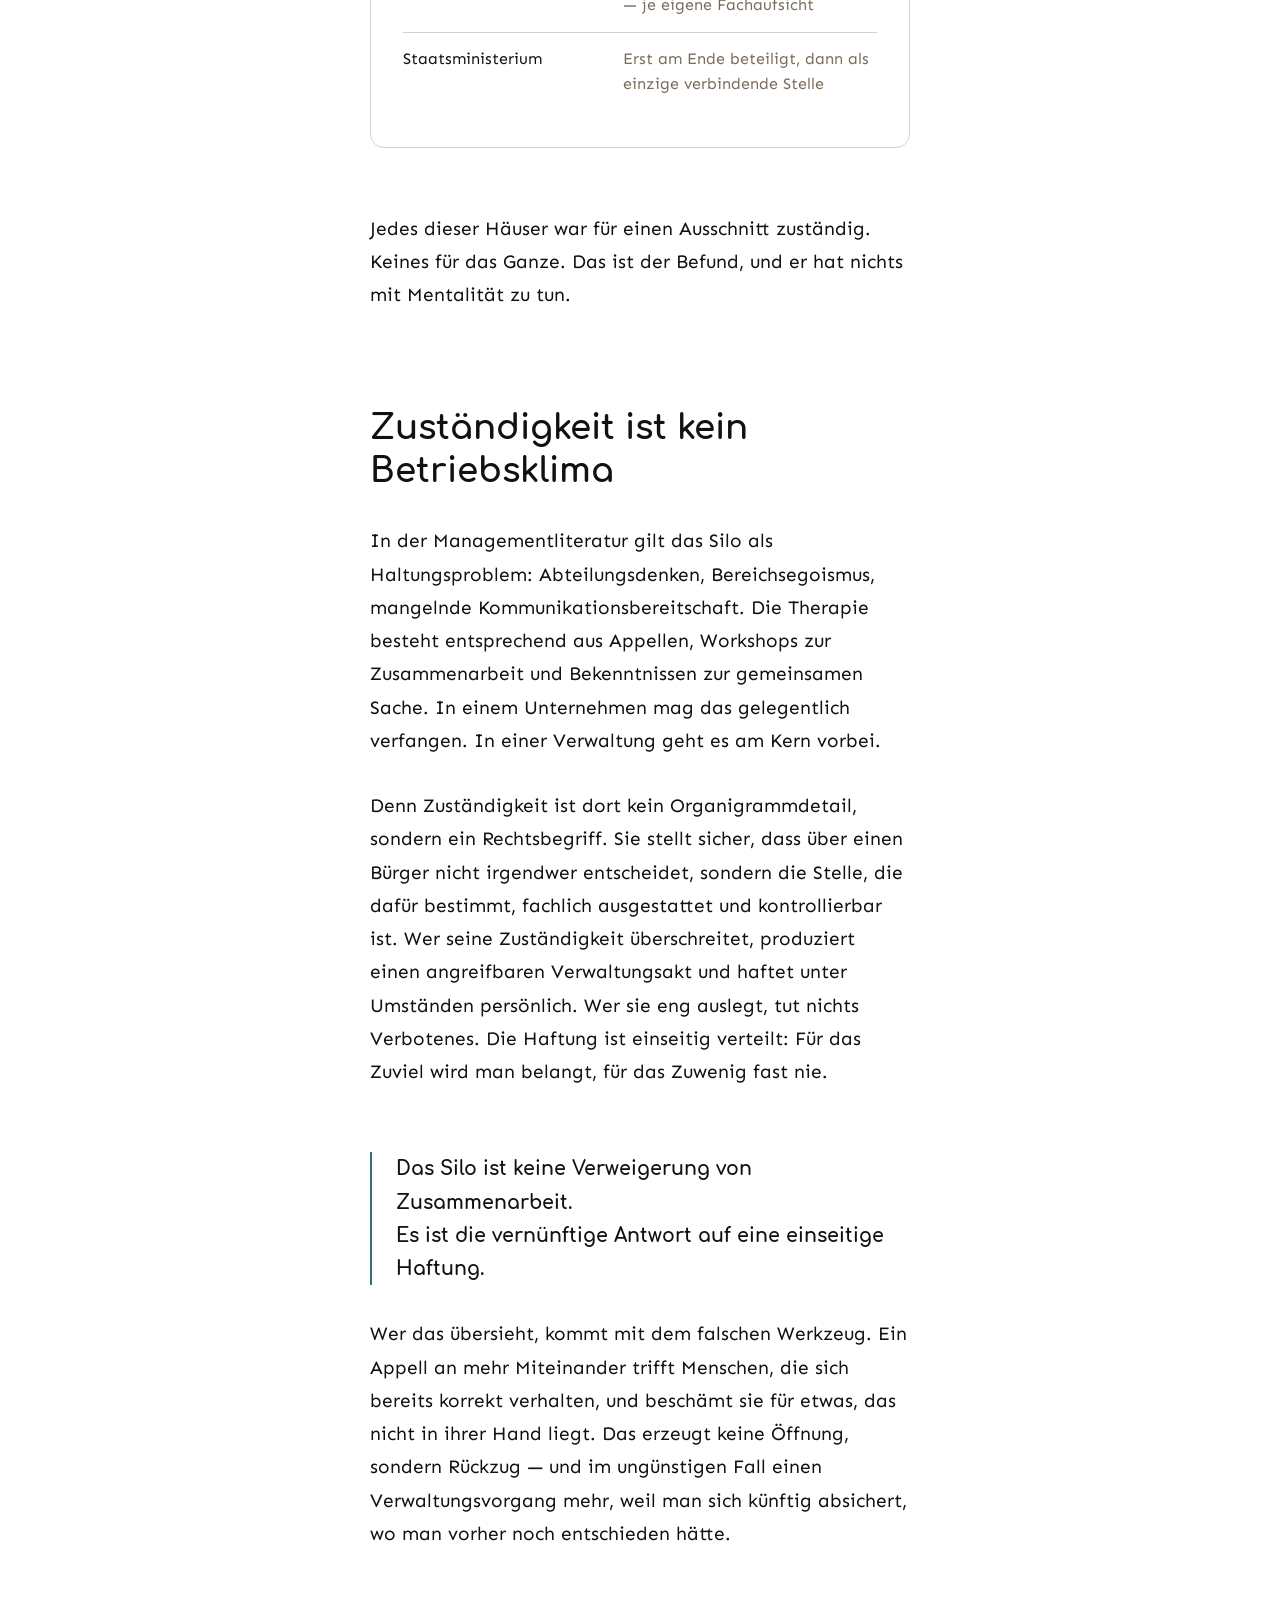
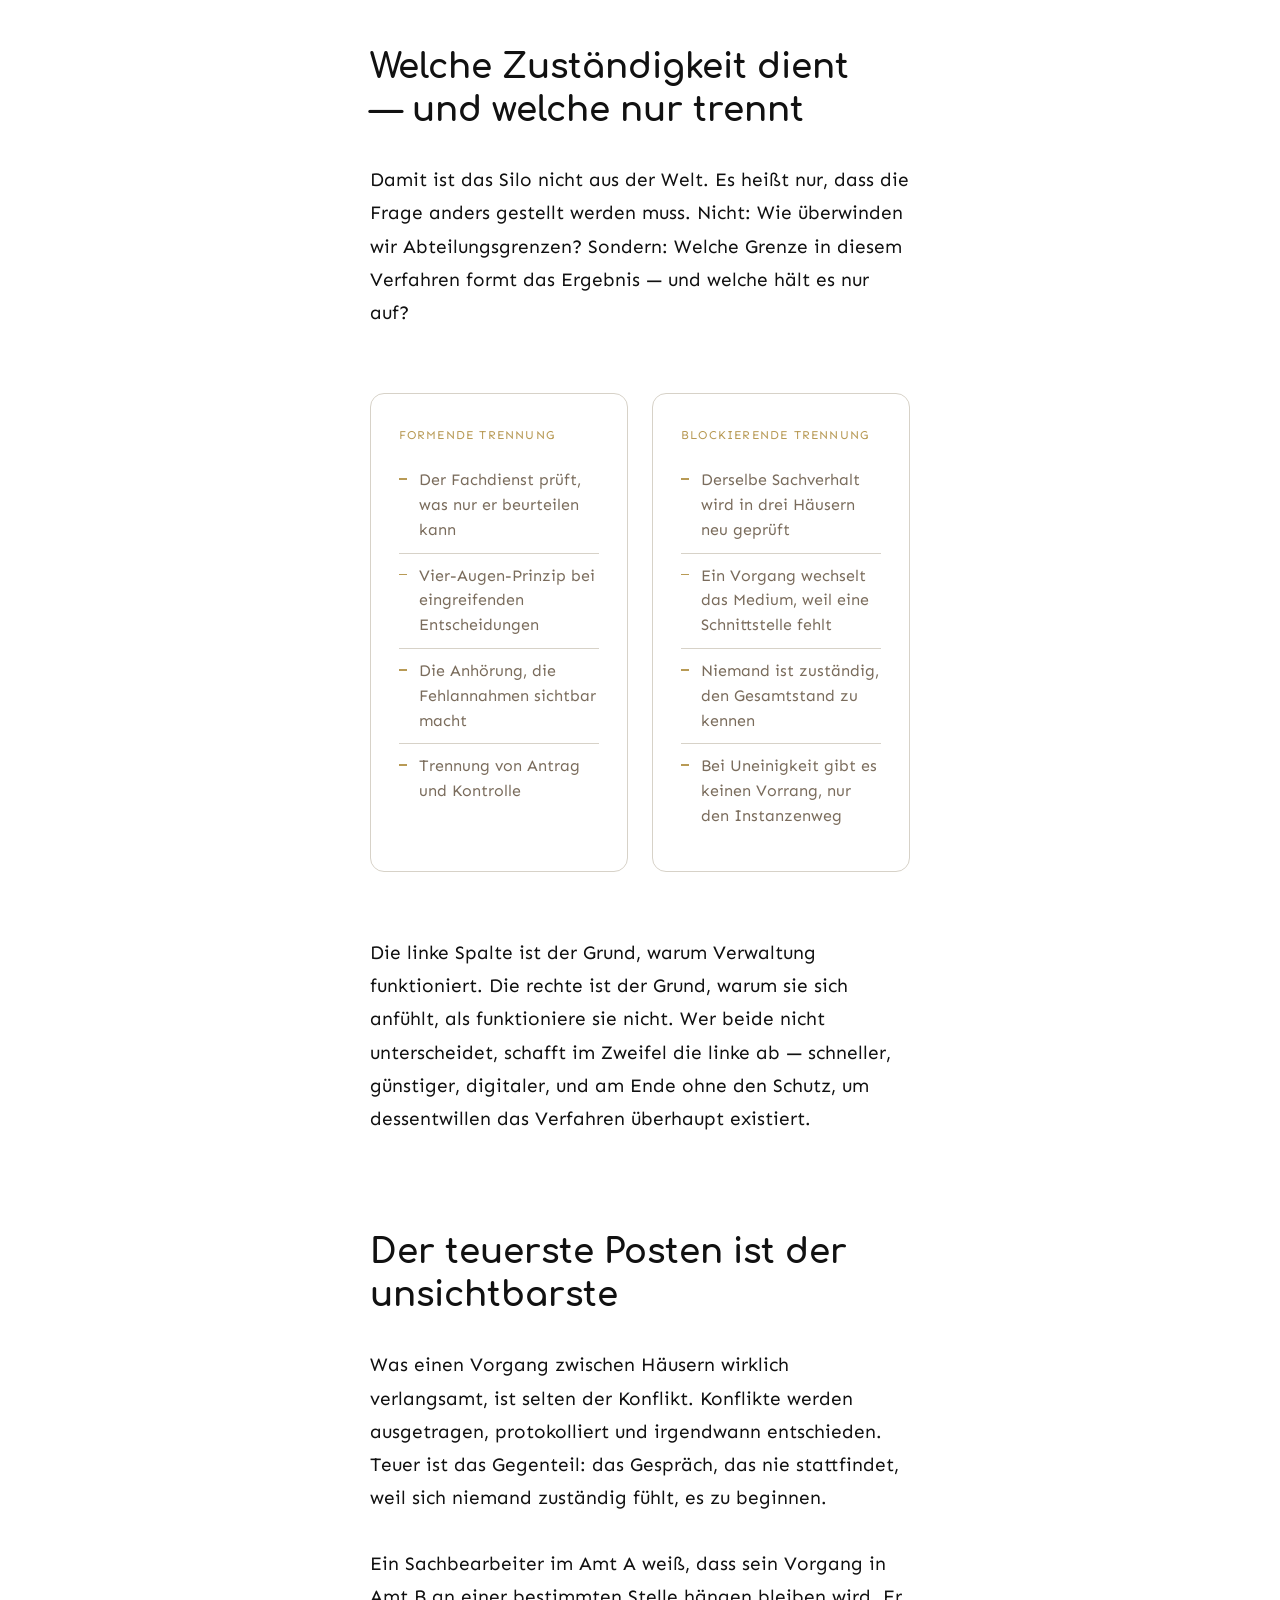
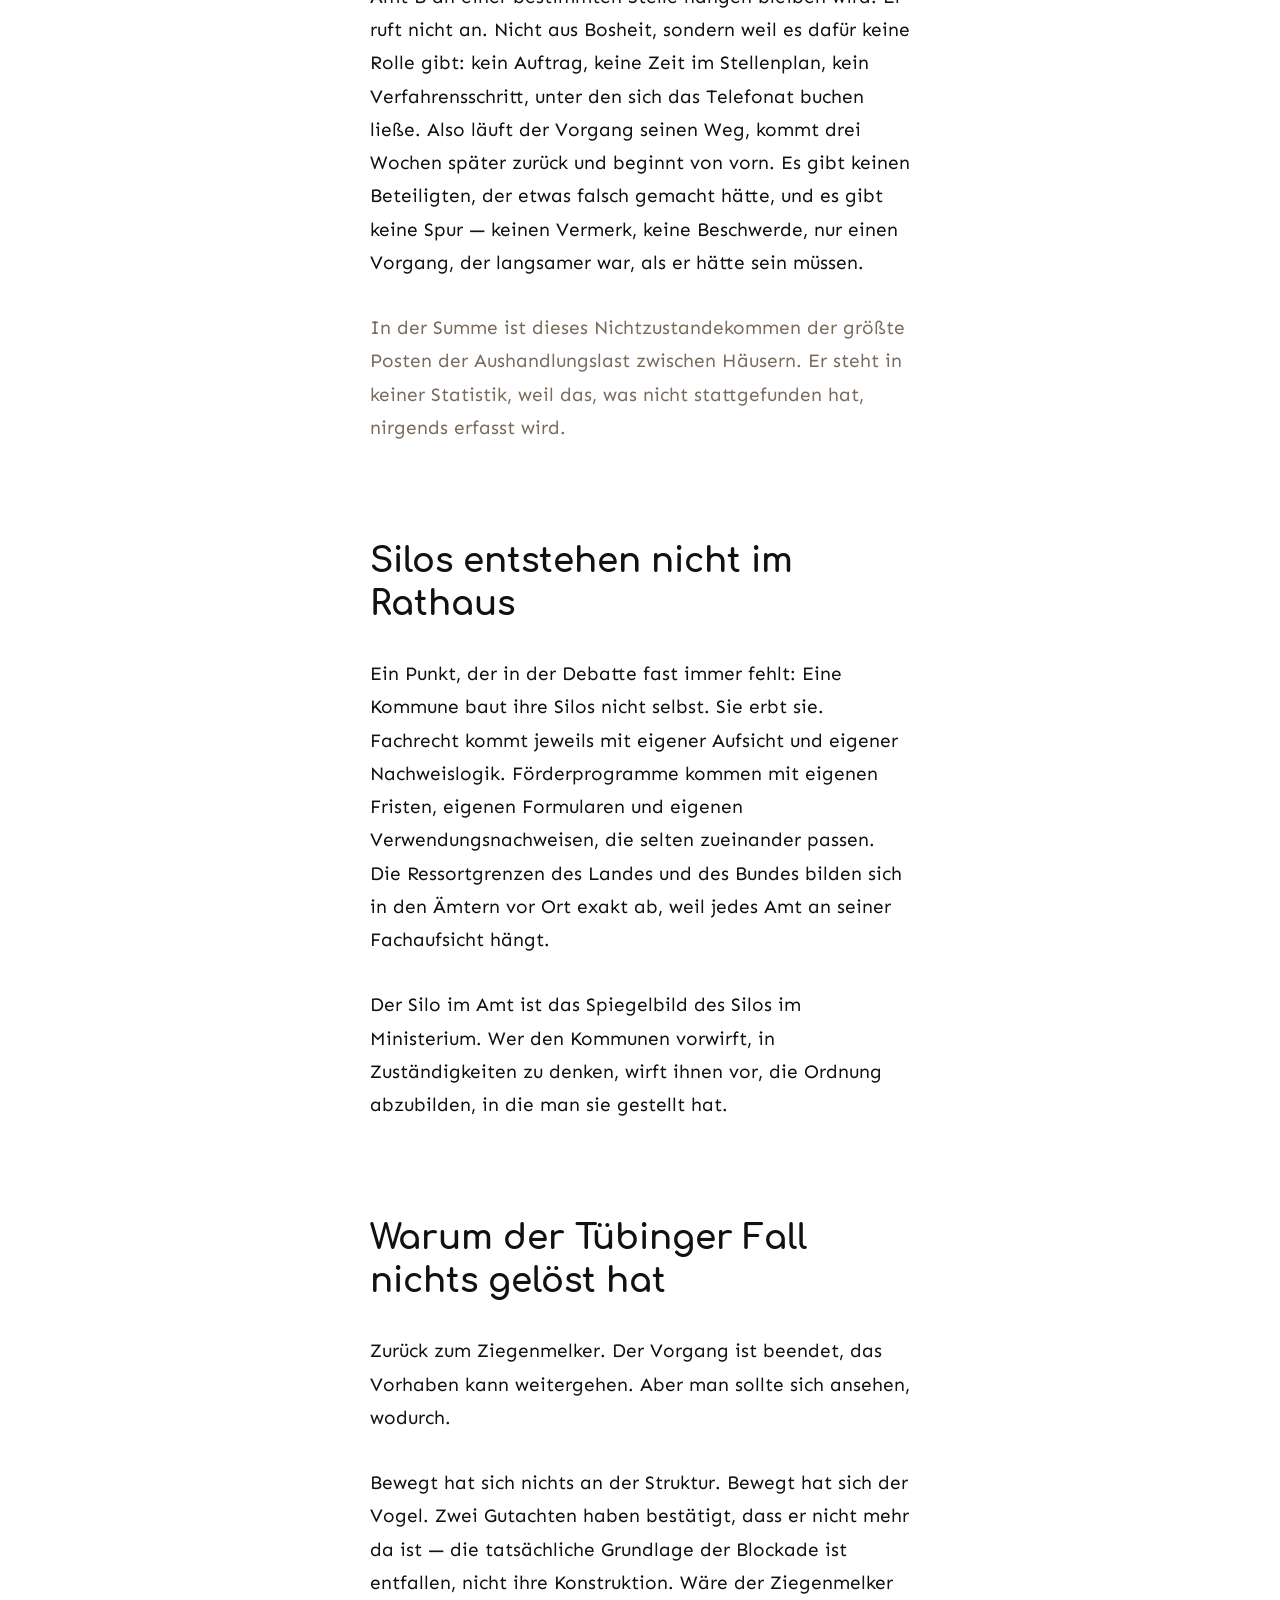
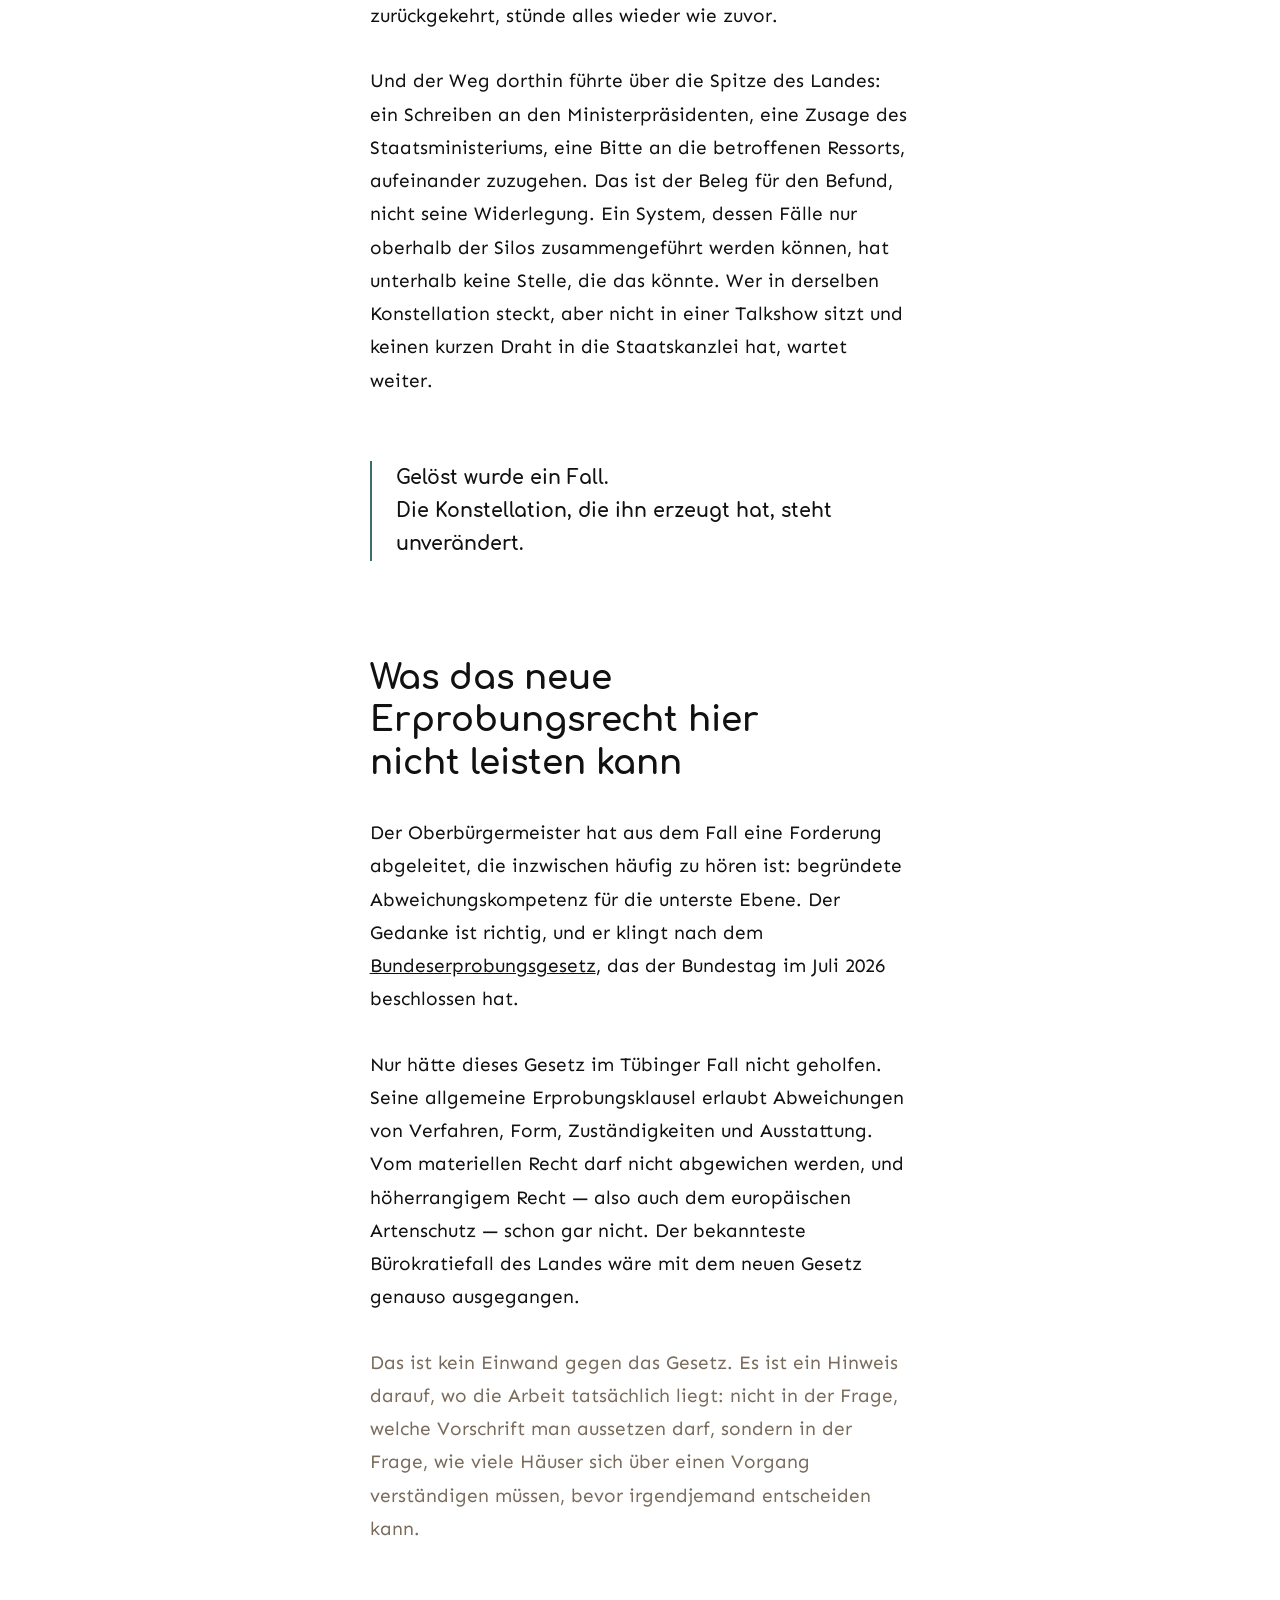
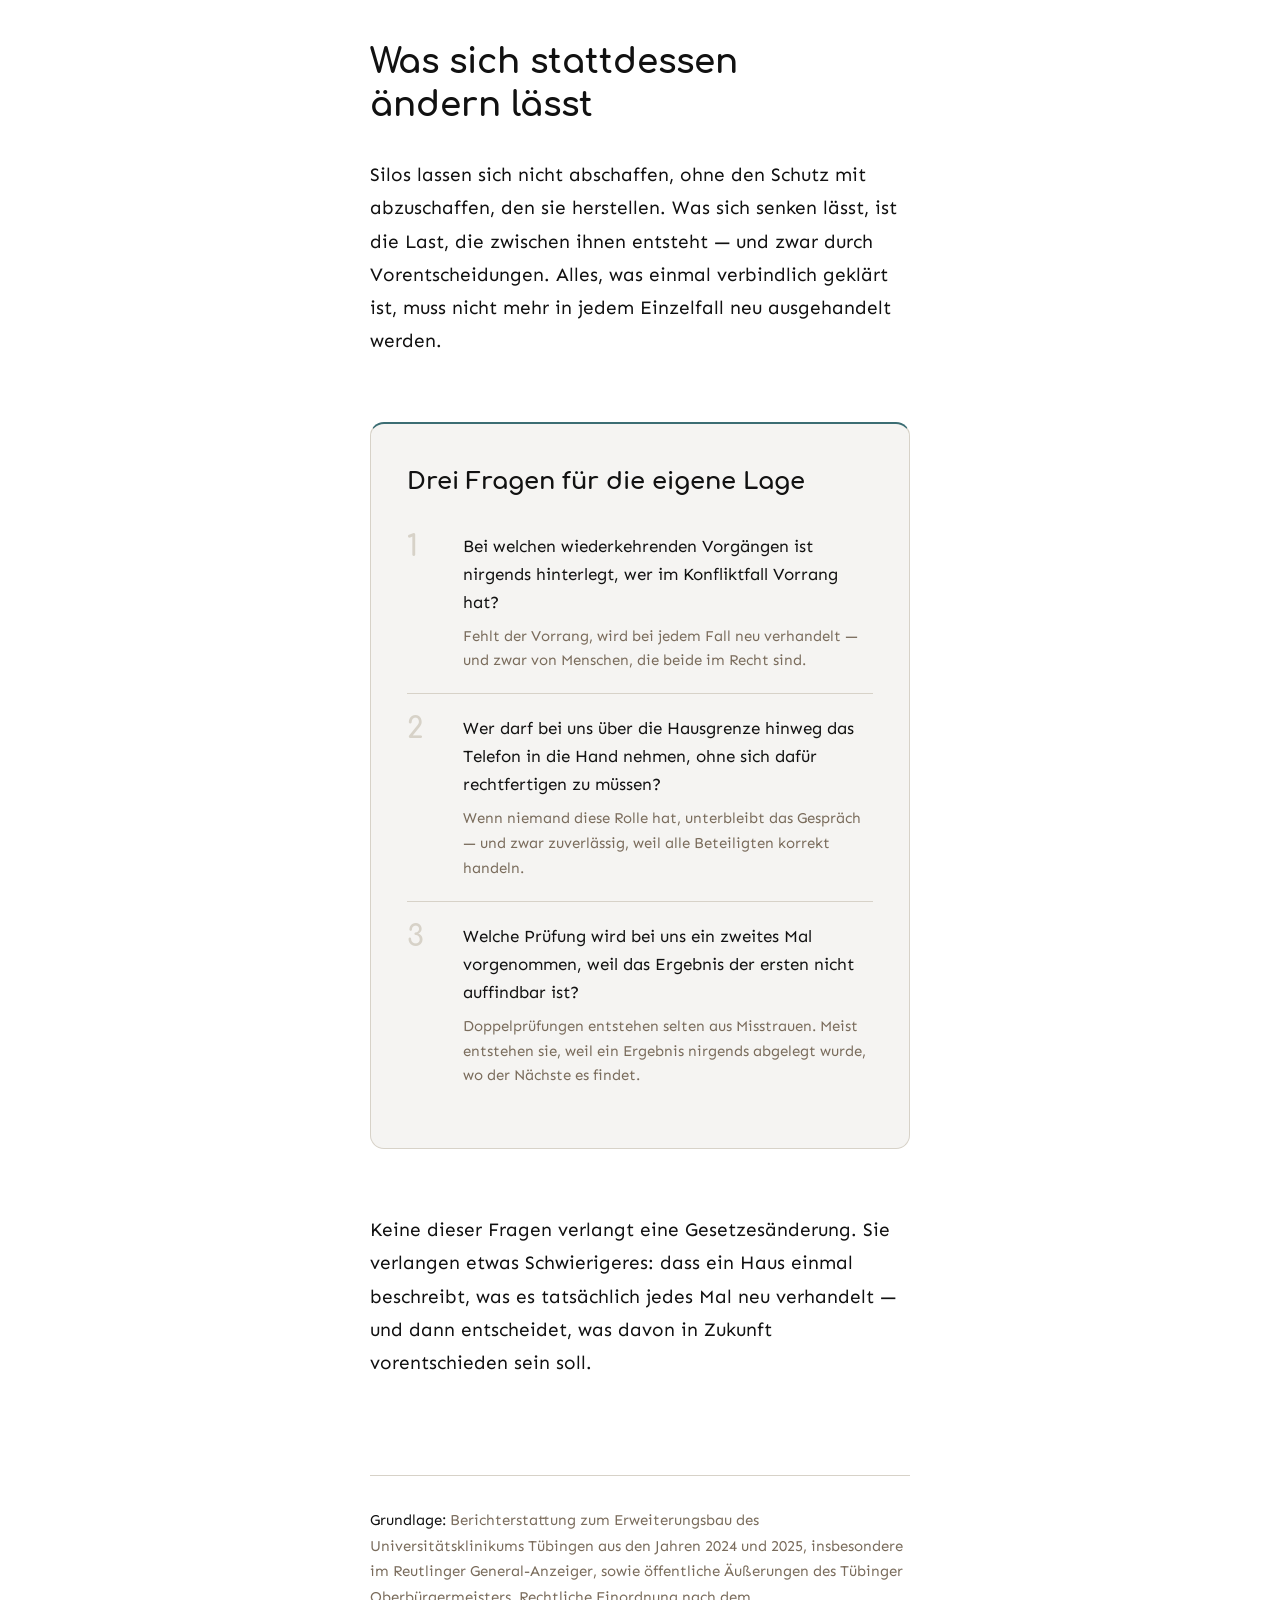
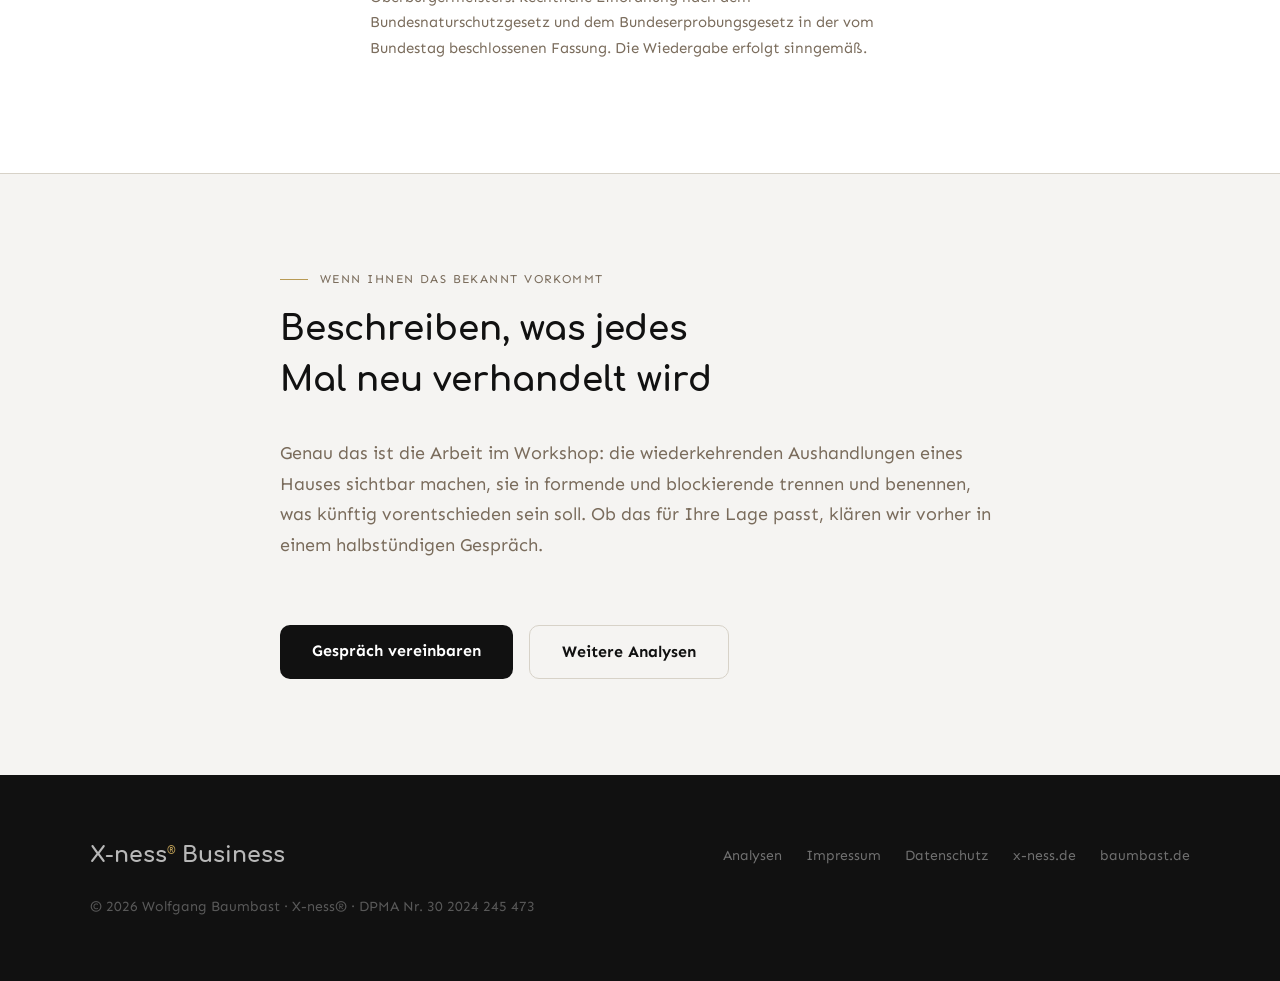
<file: analyse_silos.html>
<!DOCTYPE html>
<html lang="de">
<head>
<meta charset="UTF-8">
<meta name="viewport" content="width=device-width, initial-scale=1.0">
<title>Das Silo ist keine Haltung — es ist eine Zuständigkeitsordnung | X-ness® Business</title>
<meta name="description" content="Silodenken gilt als Mentalitätsproblem. Am Tübinger Ziegenmelker-Fall lässt sich zeigen, dass es keines ist: Sieben Häuser, jedes im Recht, und trotzdem bewegt sich nichts.">
<meta name="author" content="Wolfgang Baumbast">
<link rel="canonical" href="https://www.x-ness-business.de/analyse_silos.html">
<meta property="og:type" content="article">
<meta property="og:url" content="https://www.x-ness-business.de/analyse_silos.html">
<meta property="og:title" content="Das Silo ist keine Haltung — es ist eine Zuständigkeitsordnung">
<meta property="og:description" content="Sieben Häuser, jedes im Recht, und trotzdem bewegt sich nichts. Über die Grenzen des Appells an bessere Zusammenarbeit.">
<meta property="og:locale" content="de_DE">
<link rel="stylesheet" href="fonts.css">
<style>
:root {
  --black:  #111111;
  --white:  #FFFFFF;
  --gold:   #B89A55;
  --stone:  #D7D2C8;
  --taupe:     #7A6C5C;
  --petrol: #3B6D73;
  --gray:   #F5F4F2;
  --serif:  'Non-Elbow-Sans', Georgia, serif;
  --sans:   'Sen', system-ui, sans-serif;
  --sp-xl:  96px;
  --sp-lg:  64px;
  --sp-md:  32px;
  --sp-sm:  16px;
  --max:    1280px;
  --read:   720px;
  --pad:    clamp(24px, 7vw, 96px);
}
*, *::before, *::after { box-sizing: border-box; margin: 0; padding: 0; }
html { scroll-behavior: smooth; }
body {
  font-family: var(--sans); font-size: 20px; color: var(--black);
  background: var(--white); line-height: 1.5;
}
h1, h2, h3 { font-family: var(--serif); font-weight: 400; color: var(--black); }
p { font-weight: 400; line-height: 1.5; margin-bottom: var(--sp-md); color: var(--taupe); }
p strong { font-weight: 400; color: var(--black); }

.eyebrow {
  font-size: 12px; letter-spacing: .12em; text-transform: uppercase;
  color: var(--taupe); margin-bottom: var(--sp-sm);
  display: flex; align-items: center; gap: 12px;
}
.eyebrow::before { content: ''; width: 28px; height: 1.5px; background: var(--gold); flex-shrink: 0; }

nav {
  position: fixed; top: 0; left: 0; right: 0; z-index: 100;
  background: rgba(255,255,255,.97); backdrop-filter: blur(8px);
  border-bottom: 1.5px solid var(--stone); padding: 0 var(--pad);
}
.nav-inner { max-width: var(--max); margin: 0 auto; display: flex; align-items: center; justify-content: space-between; height: 68px; }
.nav-logo { font-family: var(--serif); font-size: 22px; color: var(--black); text-decoration: none; }
.nav-logo sup { font-size: 11px; color: var(--gold); vertical-align: super; }
.nav-links { display: flex; gap: 26px; list-style: none; }
.nav-links a { font-size: 16px; color: var(--taupe); text-decoration: none; transition: color .2s; }
.nav-links a:hover { color: var(--black); }
.nav-links a.hier { color: var(--black); }
.nav-cta { background: var(--black) !important; color: var(--white) !important; padding: 8px 20px; border-radius: 10px; font-weight: 700 !important; }
.nav-cta:hover { opacity: .85 !important; color: var(--white) !important; }
@media (max-width: 680px) { .nav-links { display: none; } }

.btn-primary {
  display: inline-block; background: var(--black); color: var(--white);
  font-family: var(--sans); font-size: 16px; font-weight: 700;
  padding: 14px 32px; border-radius: 10px; text-decoration: none;
  border: none; cursor: pointer; transition: opacity .2s;
}
.btn-primary:hover { opacity: .85; }
.btn-line {
  display: inline-block; font-family: var(--sans); font-size: 16px; font-weight: 700;
  color: var(--black); text-decoration: none; padding: 14px 32px;
  border: 1.5px solid var(--stone); border-radius: 10px; background: transparent; transition: border-color .2s;
}
.btn-line:hover { border-color: var(--black); }

.a-hero { padding: calc(68px + var(--sp-lg)) var(--pad) var(--sp-lg); background: var(--gray); border-bottom: 1.5px solid var(--stone); }
.a-hero-inner { max-width: var(--read); margin: 0 auto; }
.a-hero h1 { font-size: clamp(32px, 4.6vw, 52px); line-height: 1.2; max-width: 22ch; }
.a-hero h1 em { font-style: normal; color: var(--petrol); }
.a-lead { font-size: clamp(18px, 2vw, 21px); color: var(--taupe); line-height: 1.65; margin-top: var(--sp-md); max-width: 62ch; }
.a-meta { margin-top: var(--sp-md); padding-top: var(--sp-sm); border-top: 1.5px solid var(--stone); font-size: 14px; color: var(--taupe); }

.a-body { max-width: var(--read); margin: 0 auto; padding: var(--sp-xl) var(--pad); }
.a-body h2 {
  font-size: clamp(26px, 3.2vw, 34px); line-height: 1.25;
  margin-top: var(--sp-xl); margin-bottom: var(--sp-md); max-width: 24ch;
}
.a-body h2:first-child { margin-top: 0; }
.a-body p { font-size: 19px; line-height: 1.75; color: var(--black); margin-bottom: var(--sp-md); }
.a-body p.quiet { color: var(--taupe); }
.a-punkt {
  font-family: var(--serif); font-size: clamp(22px, 2.8vw, 30px); line-height: 1.4;
  border-left: 2px solid var(--petrol); padding-left: 24px; margin: var(--sp-lg) 0;
  color: var(--black);
}
.a-haeuser { border: 1.5px solid var(--stone); border-radius: 14px; padding: 36px 32px; margin: var(--sp-lg) 0; background: var(--white); }
.a-haeuser-label { font-size: 12px; letter-spacing: .1em; text-transform: uppercase; color: var(--gold); margin-bottom: var(--sp-sm); }
.a-haus { display: grid; grid-template-columns: 200px 1fr; gap: 20px; padding: 14px 0; border-top: 1px solid var(--stone); font-size: 16px; line-height: 1.55; }
.a-haus:first-of-type { border-top: none; }
.a-haus-name { color: var(--black); }
.a-haus-rolle { color: var(--taupe); }
@media (max-width: 640px) { .a-haus { grid-template-columns: 1fr; gap: 4px; } }

.a-boxen { display: grid; grid-template-columns: 1fr 1fr; gap: 24px; margin: var(--sp-lg) 0; }
.a-box { border: 1.5px solid var(--stone); border-radius: 14px; padding: 32px 28px; background: var(--white); }
.a-box.aus { background: transparent; }
.a-box-label { font-size: 12px; letter-spacing: .1em; text-transform: uppercase; color: var(--gold); margin-bottom: 14px; }
.a-box ul { list-style: none; }
.a-box li {
  font-size: 16px; color: var(--taupe); line-height: 1.55;
  padding: 10px 0 10px 20px; position: relative; border-bottom: 1px solid var(--stone);
}
.a-box li:last-child { border-bottom: none; }
.a-box li::before { content: ''; position: absolute; left: 0; top: 20px; width: 8px; height: 1.5px; background: var(--gold); }
@media (max-width: 720px) { .a-boxen { grid-template-columns: 1fr; } }

.a-fragen { border: 1.5px solid var(--stone); border-top: 2px solid var(--petrol); border-radius: 14px; padding: 40px 36px; background: var(--gray); margin: var(--sp-lg) 0; }
.a-fragen h3 { font-size: 24px; margin-bottom: var(--sp-md); }
.a-frage { padding: 20px 0; border-top: 1.5px solid var(--stone); display: grid; grid-template-columns: 40px 1fr; gap: 16px; align-items: start; }
.a-frage:first-of-type { border-top: none; padding-top: 0; }
.a-frage-num { font-family: var(--serif); font-size: 28px; color: var(--stone); line-height: 1.1; }
.a-frage p { font-size: 17px; line-height: 1.65; color: var(--black); margin: 0; }
.a-frage p span { display: block; margin-top: 8px; font-size: 15px; color: var(--taupe); }

.a-quellen { margin-top: var(--sp-xl); padding-top: var(--sp-md); border-top: 1.5px solid var(--stone); }
.a-quellen p { font-size: 15px; line-height: 1.7; color: var(--taupe); margin-bottom: var(--sp-sm); }
.a-quellen a { color: var(--black); text-decoration: none; border-bottom: 1px solid var(--stone); }
.a-quellen a:hover { border-color: var(--black); }

.a-schluss { background: var(--gray); border-top: 1.5px solid var(--stone); padding: var(--sp-xl) var(--pad); }
.a-schluss-inner { max-width: var(--read); margin: 0 auto; }
.a-schluss h2 { font-size: clamp(26px, 3.2vw, 34px); margin-bottom: var(--sp-md); max-width: 22ch; }
.a-schluss p { font-size: 18px; line-height: 1.7; }
.a-schluss-row { display: flex; gap: 16px; flex-wrap: wrap; margin-top: var(--sp-lg); }

footer { background: var(--black); padding: var(--sp-lg) var(--pad); color: rgba(255,255,255,.4); font-size: 14px; }
.footer-inner { max-width: var(--max); margin: 0 auto; display: flex; flex-wrap: wrap; gap: 24px; align-items: center; justify-content: space-between; }
.footer-logo { font-family: var(--serif); font-size: 22px; color: rgba(255,255,255,.7); text-decoration: none; }
.footer-logo sup { font-size: 10px; color: var(--gold); }
.footer-links { display: flex; gap: 24px; list-style: none; flex-wrap: wrap; }
footer a { color: rgba(255,255,255,.4); text-decoration: none; transition: color .2s; }
footer a:hover { color: rgba(255,255,255,.8); }
</style>
</head>
<body>

<nav>
  <div class="nav-inner">
    <a href="index.html" class="nav-logo">X-ness<sup>&reg;</sup> <span style="font-size:14px;color:var(--taupe);">Business</span></a>
    <ul class="nav-links">
      <li><a href="index.html#last">Die Aushandlungslast</a></li>
      <li><a href="index.html#profile">Die fünf Profile</a></li>
      <li><a href="index.html#formate">Formate</a></li>
      <li><a href="analysen.html" class="hier">Analysen</a></li>
      <li><a href="index.html#gespraech" class="nav-cta">Gespräch &rarr;</a></li>
    </ul>
  </div>
</nav>

<header class="a-hero">
  <div class="a-hero-inner">
    <div class="eyebrow">Analyse · Struktur</div>
    <h1>Das Silo ist keine Haltung — es ist eine <em>Zuständigkeitsordnung</em></h1>
    <p class="a-lead">
      Über Silodenken wird geschrieben, als handle es sich um einen Charakterfehler von
      Abteilungen. Ein bekannter Fall aus Baden-Württemberg zeigt, dass es keiner ist:
      Sieben Häuser waren beteiligt, jedes hat sich korrekt verhalten, und trotzdem stand
      ein Vorhaben jahrelang still.
    </p>
    <p class="a-meta">Stand: August 2026 · Lesezeit etwa neun Minuten</p>
  </div>
</header>

<article class="a-body">

  <p>
    Im Gebiet des Tübinger Universitätsklinikums hatte über Jahre hinweg ein Ziegenmelker
    sein Revier — ein nachtaktiver, streng geschützter Vogel, der auf der Roten Liste
    steht. Gesichtet wurde er zuletzt 2023. Gebaut werden durfte trotzdem nicht: Die Fläche
    galt weiterhin als Erwartungsland, weil der Vogel zurückkehren könnte. Im Raum stand,
    als Ausgleich Wald am Steinenberg zu roden, damit ein neuer Offenland-Lebensraum
    entsteht — eine Rodung, die ihrerseits nach Landeswaldgesetz hätte ausgeglichen werden
    müssen.
  </p>
  <p>
    Der Tübinger Oberbürgermeister machte den Fall Anfang 2024 öffentlich und wandte sich an
    den Ministerpräsidenten. Das Staatsministerium sagte Unterstützung zu und bat die
    betroffenen Ministerien, aufeinander zuzugehen. Gut ein halbes Jahr später lagen zwei
    neue Gutachten vor — eines vom Klinikum beauftragt, eines vom Landesbetrieb Vermögen
    und Bau. Beide kamen zu dem Ergebnis, dass der Vogel das Revier aufgegeben hat.
    Daraufhin teilte das Regierungspräsidium mit, dass der Erweiterung aus
    naturschutzfachlicher und -rechtlicher Sicht nichts mehr entgegenstehe.
  </p>
  <p class="quiet">
    Erzählt wird dieser Vorgang meist als Bürokratie-Posse. Ich halte diese Erzählung für
    falsch — und zwar nicht aus Rücksicht, sondern weil sie den interessanten Teil
    verdeckt.
  </p>

  <h2>Niemand hat sich falsch verhalten</h2>

  <p>
    Der Artenschutz für europäische Vogelarten ist materielles Recht, unionsrechtlich
    unterlegt und dem Ermessen einer Behörde weitgehend entzogen. Eine Naturschutzbehörde,
    die eine Fläche trotz belastbarer Hinweise freigibt, handelt nicht mutig, sondern
    rechtswidrig. Auch die Vorsorgelogik hinter dem Erwartungsland ist nicht abwegig: Wer
    einen Lebensraum überbaut, kann ihn nicht zurückholen, wenn sich die Einschätzung
    später als falsch erweist. Fehler in dieser Richtung sind endgültig, Fehler in der
    anderen Richtung kosten Zeit. Eine Behörde, die diese Asymmetrie ernst nimmt,
    entscheidet vorsichtig — und sie tut das nicht aus Trägheit, sondern weil das Recht sie
    genau dazu anhält.
  </p>
  <p>
    Ebenso wenig lässt sich dem Oberbürgermeister ein Vorwurf machen. Er hat öffentlich
    gesagt, dass er die Verantwortung gern übernommen hätte, dafür aber persönlich
    eingestanden wäre. Das ist keine Ausrede, sondern eine zutreffende Beschreibung der
    Haftungslage.
  </p>
  <p>
    Sieht man sich an, wer an dem Vorgang beteiligt war, wird das Muster deutlich.
  </p>

  <div class="a-haeuser">
    <div class="a-haeuser-label">Beteiligte Häuser, jeweils zuständig für einen Ausschnitt</div>
    <div class="a-haus"><span class="a-haus-name">Stadt Tübingen</span><span class="a-haus-rolle">Bebauungsplanung, kommunale Verantwortung für das Vorhaben</span></div>
    <div class="a-haus"><span class="a-haus-name">Regierungspräsidium</span><span class="a-haus-rolle">Naturschutzfachliche und -rechtliche Bewertung</span></div>
    <div class="a-haus"><span class="a-haus-name">Universitätsklinikum</span><span class="a-haus-rolle">Bauherr und medizinischer Versorgungsauftrag</span></div>
    <div class="a-haus"><span class="a-haus-name">Universität</span><span class="a-haus-rolle">Forschungs- und Flächeninteressen am Standort</span></div>
    <div class="a-haus"><span class="a-haus-name">Vermögen und Bau BW</span><span class="a-haus-rolle">Landesliegenschaften und Baudurchführung</span></div>
    <div class="a-haus"><span class="a-haus-name">Mehrere Ministerien</span><span class="a-haus-rolle">Umwelt, Wissenschaft, Finanzen — je eigene Fachaufsicht</span></div>
    <div class="a-haus"><span class="a-haus-name">Staatsministerium</span><span class="a-haus-rolle">Erst am Ende beteiligt, dann als einzige verbindende Stelle</span></div>
  </div>

  <p>
    Jedes dieser Häuser war für einen Ausschnitt zuständig. Keines für das Ganze. Das ist
    der Befund, und er hat nichts mit Mentalität zu tun.
  </p>

  <h2>Zuständigkeit ist kein Betriebsklima</h2>

  <p>
    In der Managementliteratur gilt das Silo als Haltungsproblem: Abteilungsdenken,
    Bereichsegoismus, mangelnde Kommunikationsbereitschaft. Die Therapie besteht
    entsprechend aus Appellen, Workshops zur Zusammenarbeit und Bekenntnissen zur
    gemeinsamen Sache. In einem Unternehmen mag das gelegentlich verfangen. In einer
    Verwaltung geht es am Kern vorbei.
  </p>
  <p>
    Denn Zuständigkeit ist dort kein Organigrammdetail, sondern ein Rechtsbegriff. Sie
    stellt sicher, dass über einen Bürger nicht irgendwer entscheidet, sondern die Stelle,
    die dafür bestimmt, fachlich ausgestattet und kontrollierbar ist. Wer seine
    Zuständigkeit überschreitet, produziert einen angreifbaren Verwaltungsakt und haftet
    unter Umständen persönlich. Wer sie eng auslegt, tut nichts Verbotenes. Die Haftung ist
    einseitig verteilt: Für das Zuviel wird man belangt, für das Zuwenig fast nie.
  </p>

  <p class="a-punkt">
    Das Silo ist keine Verweigerung von Zusammenarbeit.<br>
    Es ist die vernünftige Antwort auf eine einseitige Haftung.
  </p>

  <p>
    Wer das übersieht, kommt mit dem falschen Werkzeug. Ein Appell an mehr Miteinander
    trifft Menschen, die sich bereits korrekt verhalten, und beschämt sie für etwas, das
    nicht in ihrer Hand liegt. Das erzeugt keine Öffnung, sondern Rückzug — und im
    ungünstigen Fall einen Verwaltungsvorgang mehr, weil man sich künftig absichert, wo man
    vorher noch entschieden hätte.
  </p>

  <h2>Welche Zuständigkeit dient — und welche nur trennt</h2>

  <p>
    Damit ist das Silo nicht aus der Welt. Es heißt nur, dass die Frage anders gestellt
    werden muss. Nicht: Wie überwinden wir Abteilungsgrenzen? Sondern: Welche Grenze in
    diesem Verfahren formt das Ergebnis — und welche hält es nur auf?
  </p>

  <div class="a-boxen">
    <div class="a-box">
      <div class="a-box-label">Formende Trennung</div>
      <ul>
        <li>Der Fachdienst prüft, was nur er beurteilen kann</li>
        <li>Vier-Augen-Prinzip bei eingreifenden Entscheidungen</li>
        <li>Die Anhörung, die Fehlannahmen sichtbar macht</li>
        <li>Trennung von Antrag und Kontrolle</li>
      </ul>
    </div>
    <div class="a-box aus">
      <div class="a-box-label">Blockierende Trennung</div>
      <ul>
        <li>Derselbe Sachverhalt wird in drei Häusern neu geprüft</li>
        <li>Ein Vorgang wechselt das Medium, weil eine Schnittstelle fehlt</li>
        <li>Niemand ist zuständig, den Gesamtstand zu kennen</li>
        <li>Bei Uneinigkeit gibt es keinen Vorrang, nur den Instanzenweg</li>
      </ul>
    </div>
  </div>

  <p>
    Die linke Spalte ist der Grund, warum Verwaltung funktioniert. Die rechte ist der
    Grund, warum sie sich anfühlt, als funktioniere sie nicht. Wer beide nicht
    unterscheidet, schafft im Zweifel die linke ab — schneller, günstiger, digitaler, und
    am Ende ohne den Schutz, um dessentwillen das Verfahren überhaupt existiert.
  </p>

  <h2>Der teuerste Posten ist der unsichtbarste</h2>

  <p>
    Was einen Vorgang zwischen Häusern wirklich verlangsamt, ist selten der Konflikt.
    Konflikte werden ausgetragen, protokolliert und irgendwann entschieden. Teuer ist das
    Gegenteil: das Gespräch, das nie stattfindet, weil sich niemand zuständig fühlt, es zu
    beginnen.
  </p>
  <p>
    Ein Sachbearbeiter im Amt A weiß, dass sein Vorgang in Amt B an einer bestimmten Stelle
    hängen bleiben wird. Er ruft nicht an. Nicht aus Bosheit, sondern weil es dafür keine
    Rolle gibt: kein Auftrag, keine Zeit im Stellenplan, kein Verfahrensschritt, unter den
    sich das Telefonat buchen ließe. Also läuft der Vorgang seinen Weg, kommt drei Wochen
    später zurück und beginnt von vorn. Es gibt keinen Beteiligten, der etwas falsch
    gemacht hätte, und es gibt keine Spur — keinen Vermerk, keine Beschwerde, nur einen
    Vorgang, der langsamer war, als er hätte sein müssen.
  </p>
  <p class="quiet">
    In der Summe ist dieses Nichtzustandekommen der größte Posten der Aushandlungslast
    zwischen Häusern. Er steht in keiner Statistik, weil das, was nicht stattgefunden hat,
    nirgends erfasst wird.
  </p>

  <h2>Silos entstehen nicht im Rathaus</h2>

  <p>
    Ein Punkt, der in der Debatte fast immer fehlt: Eine Kommune baut ihre Silos nicht
    selbst. Sie erbt sie. Fachrecht kommt jeweils mit eigener Aufsicht und eigener
    Nachweislogik. Förderprogramme kommen mit eigenen Fristen, eigenen Formularen und
    eigenen Verwendungsnachweisen, die selten zueinander passen. Die Ressortgrenzen des
    Landes und des Bundes bilden sich in den Ämtern vor Ort exakt ab, weil jedes Amt an
    seiner Fachaufsicht hängt.
  </p>
  <p>
    Der Silo im Amt ist das Spiegelbild des Silos im Ministerium. Wer den Kommunen
    vorwirft, in Zuständigkeiten zu denken, wirft ihnen vor, die Ordnung abzubilden, in die
    man sie gestellt hat.
  </p>

  <h2>Warum der Tübinger Fall nichts gelöst hat</h2>

  <p>
    Zurück zum Ziegenmelker. Der Vorgang ist beendet, das Vorhaben kann weitergehen. Aber
    man sollte sich ansehen, wodurch.
  </p>
  <p>
    Bewegt hat sich nichts an der Struktur. Bewegt hat sich der Vogel. Zwei Gutachten haben
    bestätigt, dass er nicht mehr da ist — die tatsächliche Grundlage der Blockade ist
    entfallen, nicht ihre Konstruktion. Wäre der Ziegenmelker zurückgekehrt, stünde alles
    wieder wie zuvor.
  </p>
  <p>
    Und der Weg dorthin führte über die Spitze des Landes: ein Schreiben an den
    Ministerpräsidenten, eine Zusage des Staatsministeriums, eine Bitte an die betroffenen
    Ressorts, aufeinander zuzugehen. Das ist der Beleg für den Befund, nicht seine
    Widerlegung. Ein System, dessen Fälle nur oberhalb der Silos zusammengeführt werden
    können, hat unterhalb keine Stelle, die das könnte. Wer in derselben Konstellation
    steckt, aber nicht in einer Talkshow sitzt und keinen kurzen Draht in die
    Staatskanzlei hat, wartet weiter.
  </p>

  <p class="a-punkt">
    Gelöst wurde ein Fall.<br>
    Die Konstellation, die ihn erzeugt hat, steht unverändert.
  </p>

  <h2>Was das neue Erprobungsrecht hier nicht leisten kann</h2>

  <p>
    Der Oberbürgermeister hat aus dem Fall eine Forderung abgeleitet, die inzwischen häufig
    zu hören ist: begründete Abweichungskompetenz für die unterste Ebene. Der Gedanke ist
    richtig, und er klingt nach dem <a href="analyse_bundeserprobungsgesetz.html" style="color:var(--black);">Bundeserprobungsgesetz</a>,
    das der Bundestag im Juli 2026 beschlossen hat.
  </p>
  <p>
    Nur hätte dieses Gesetz im Tübinger Fall nicht geholfen. Seine allgemeine
    Erprobungsklausel erlaubt Abweichungen von Verfahren, Form, Zuständigkeiten und
    Ausstattung. Vom materiellen Recht darf nicht abgewichen werden, und höherrangigem
    Recht — also auch dem europäischen Artenschutz — schon gar nicht. Der bekannteste
    Bürokratiefall des Landes wäre mit dem neuen Gesetz genauso ausgegangen.
  </p>
  <p class="quiet">
    Das ist kein Einwand gegen das Gesetz. Es ist ein Hinweis darauf, wo die Arbeit
    tatsächlich liegt: nicht in der Frage, welche Vorschrift man aussetzen darf, sondern in
    der Frage, wie viele Häuser sich über einen Vorgang verständigen müssen, bevor
    irgendjemand entscheiden kann.
  </p>

  <h2>Was sich stattdessen ändern lässt</h2>

  <p>
    Silos lassen sich nicht abschaffen, ohne den Schutz mit abzuschaffen, den sie
    herstellen. Was sich senken lässt, ist die Last, die zwischen ihnen entsteht — und
    zwar durch Vorentscheidungen. Alles, was einmal verbindlich geklärt ist, muss nicht
    mehr in jedem Einzelfall neu ausgehandelt werden.
  </p>

  <div class="a-fragen">
    <h3>Drei Fragen für die eigene Lage</h3>
    <div class="a-frage">
      <div class="a-frage-num">1</div>
      <p>
        Bei welchen wiederkehrenden Vorgängen ist nirgends hinterlegt, wer im Konfliktfall
        Vorrang hat?
        <span>Fehlt der Vorrang, wird bei jedem Fall neu verhandelt — und zwar von Menschen,
        die beide im Recht sind.</span>
      </p>
    </div>
    <div class="a-frage">
      <div class="a-frage-num">2</div>
      <p>
        Wer darf bei uns über die Hausgrenze hinweg das Telefon in die Hand nehmen, ohne
        sich dafür rechtfertigen zu müssen?
        <span>Wenn niemand diese Rolle hat, unterbleibt das Gespräch — und zwar zuverlässig,
        weil alle Beteiligten korrekt handeln.</span>
      </p>
    </div>
    <div class="a-frage">
      <div class="a-frage-num">3</div>
      <p>
        Welche Prüfung wird bei uns ein zweites Mal vorgenommen, weil das Ergebnis der
        ersten nicht auffindbar ist?
        <span>Doppelprüfungen entstehen selten aus Misstrauen. Meist entstehen sie, weil ein
        Ergebnis nirgends abgelegt wurde, wo der Nächste es findet.</span>
      </p>
    </div>
  </div>

  <p>
    Keine dieser Fragen verlangt eine Gesetzesänderung. Sie verlangen etwas Schwierigeres:
    dass ein Haus einmal beschreibt, was es tatsächlich jedes Mal neu verhandelt — und dann
    entscheidet, was davon in Zukunft vorentschieden sein soll.
  </p>

  <div class="a-quellen">
    <p>
      <strong>Grundlage:</strong> Berichterstattung zum Erweiterungsbau des
      Universitätsklinikums Tübingen aus den Jahren 2024 und 2025, insbesondere im
      Reutlinger General-Anzeiger, sowie öffentliche Äußerungen des Tübinger
      Oberbürgermeisters. Rechtliche Einordnung nach dem Bundesnaturschutzgesetz und dem
      Bundeserprobungsgesetz in der vom Bundestag beschlossenen Fassung. Die Wiedergabe
      erfolgt sinngemäß.
    </p>
  </div>

</article>

<section class="a-schluss">
  <div class="a-schluss-inner">
    <div class="eyebrow">Wenn Ihnen das bekannt vorkommt</div>
    <h2>Beschreiben, was jedes Mal neu verhandelt wird</h2>
    <p>
      Genau das ist die Arbeit im Workshop: die wiederkehrenden Aushandlungen eines Hauses
      sichtbar machen, sie in formende und blockierende trennen und benennen, was künftig
      vorentschieden sein soll. Ob das für Ihre Lage passt, klären wir vorher in einem
      halbstündigen Gespräch.
    </p>
    <div class="a-schluss-row">
      <a href="index.html#gespraech" class="btn-primary">Gespräch vereinbaren</a>
      <a href="analysen.html" class="btn-line">Weitere Analysen</a>
    </div>
  </div>
</section>

<footer>
  <div class="footer-inner">
    <a href="index.html" class="footer-logo">X-ness<sup>&reg;</sup> Business</a>
    <ul class="footer-links">
      <li><a href="analysen.html">Analysen</a></li>
      <li><a href="impressum.html">Impressum</a></li>
      <li><a href="datenschutz.html">Datenschutz</a></li>
      <li><a href="https://www.x-ness.de" target="_blank" rel="noopener">x-ness.de</a></li>
      <li><a href="https://www.baumbast.de" target="_blank" rel="noopener">baumbast.de</a></li>
    </ul>
    <p style="margin:0;color:rgba(255,255,255,.3);font-size:14px;">&copy; 2026 Wolfgang Baumbast &middot; X-ness&reg; &middot; DPMA Nr. 30 2024 245 473</p>
  </div>
</footer>

</body>
</html>
</file>
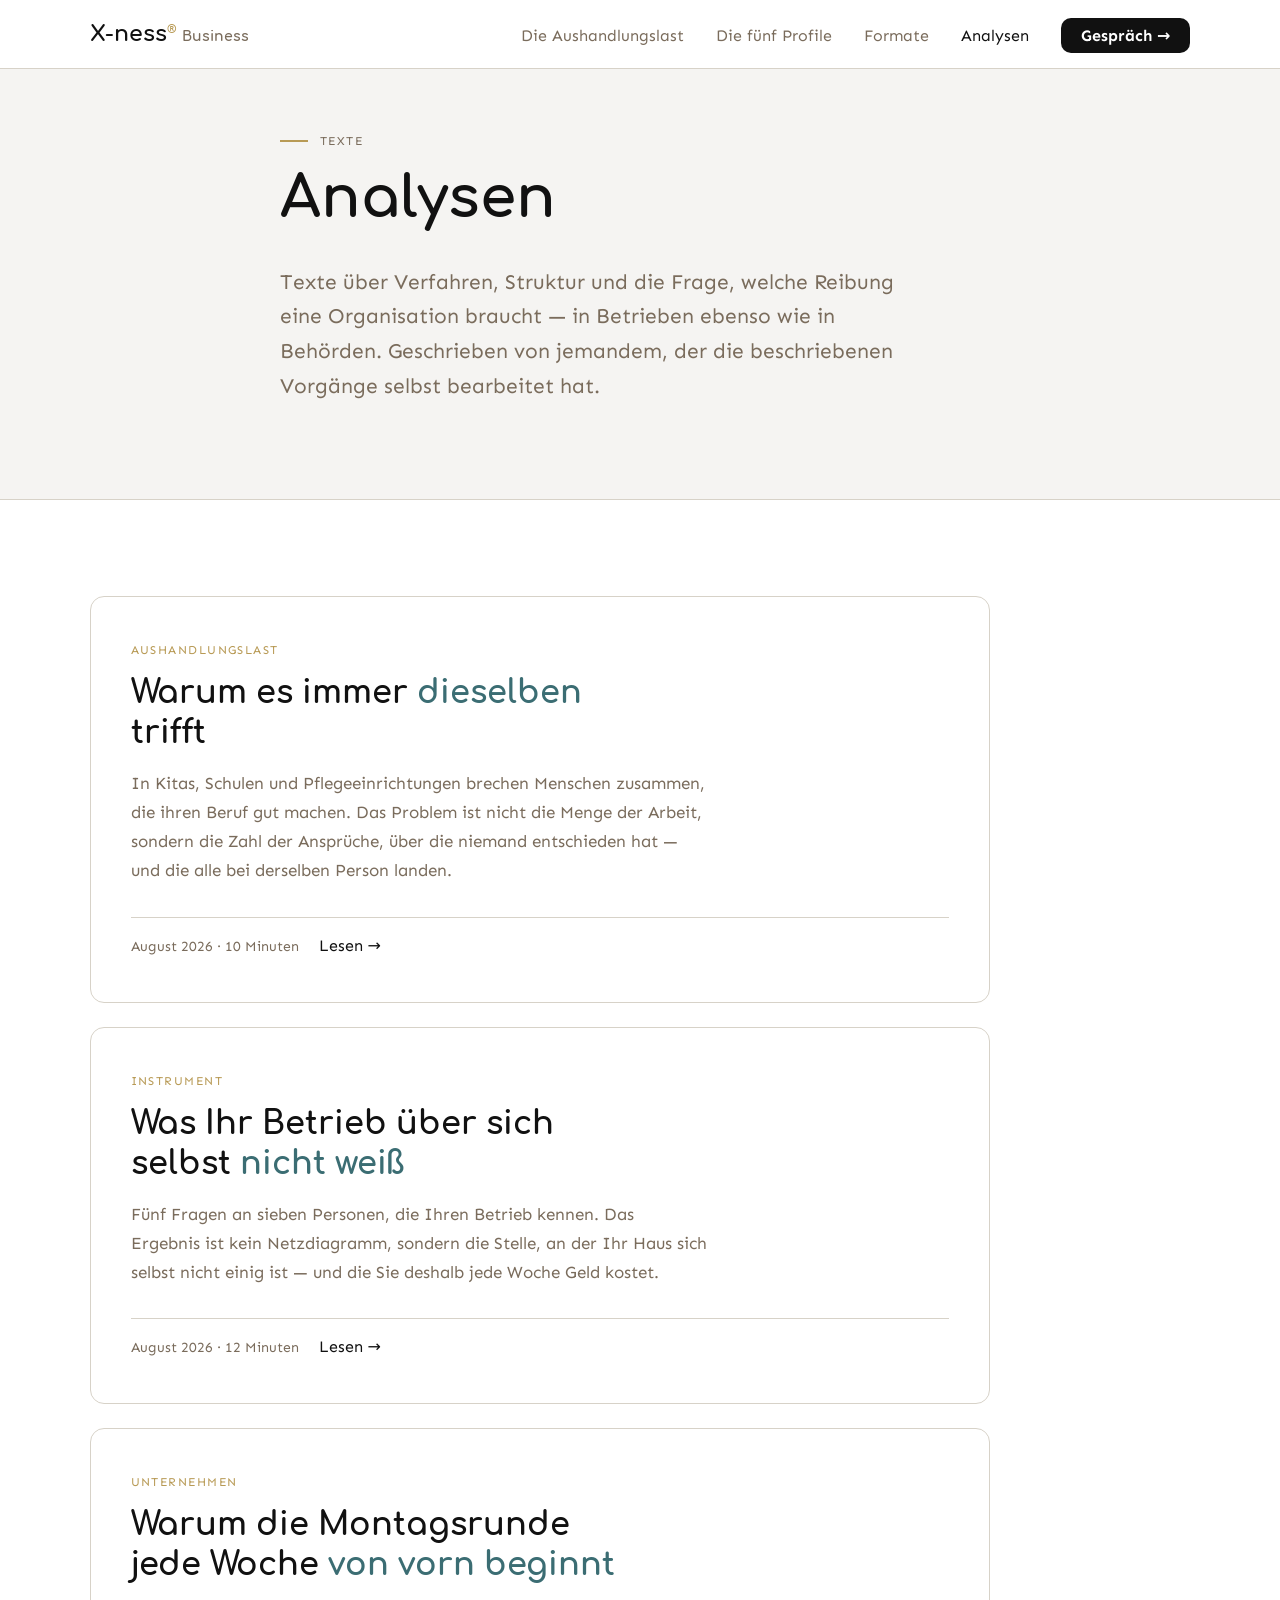
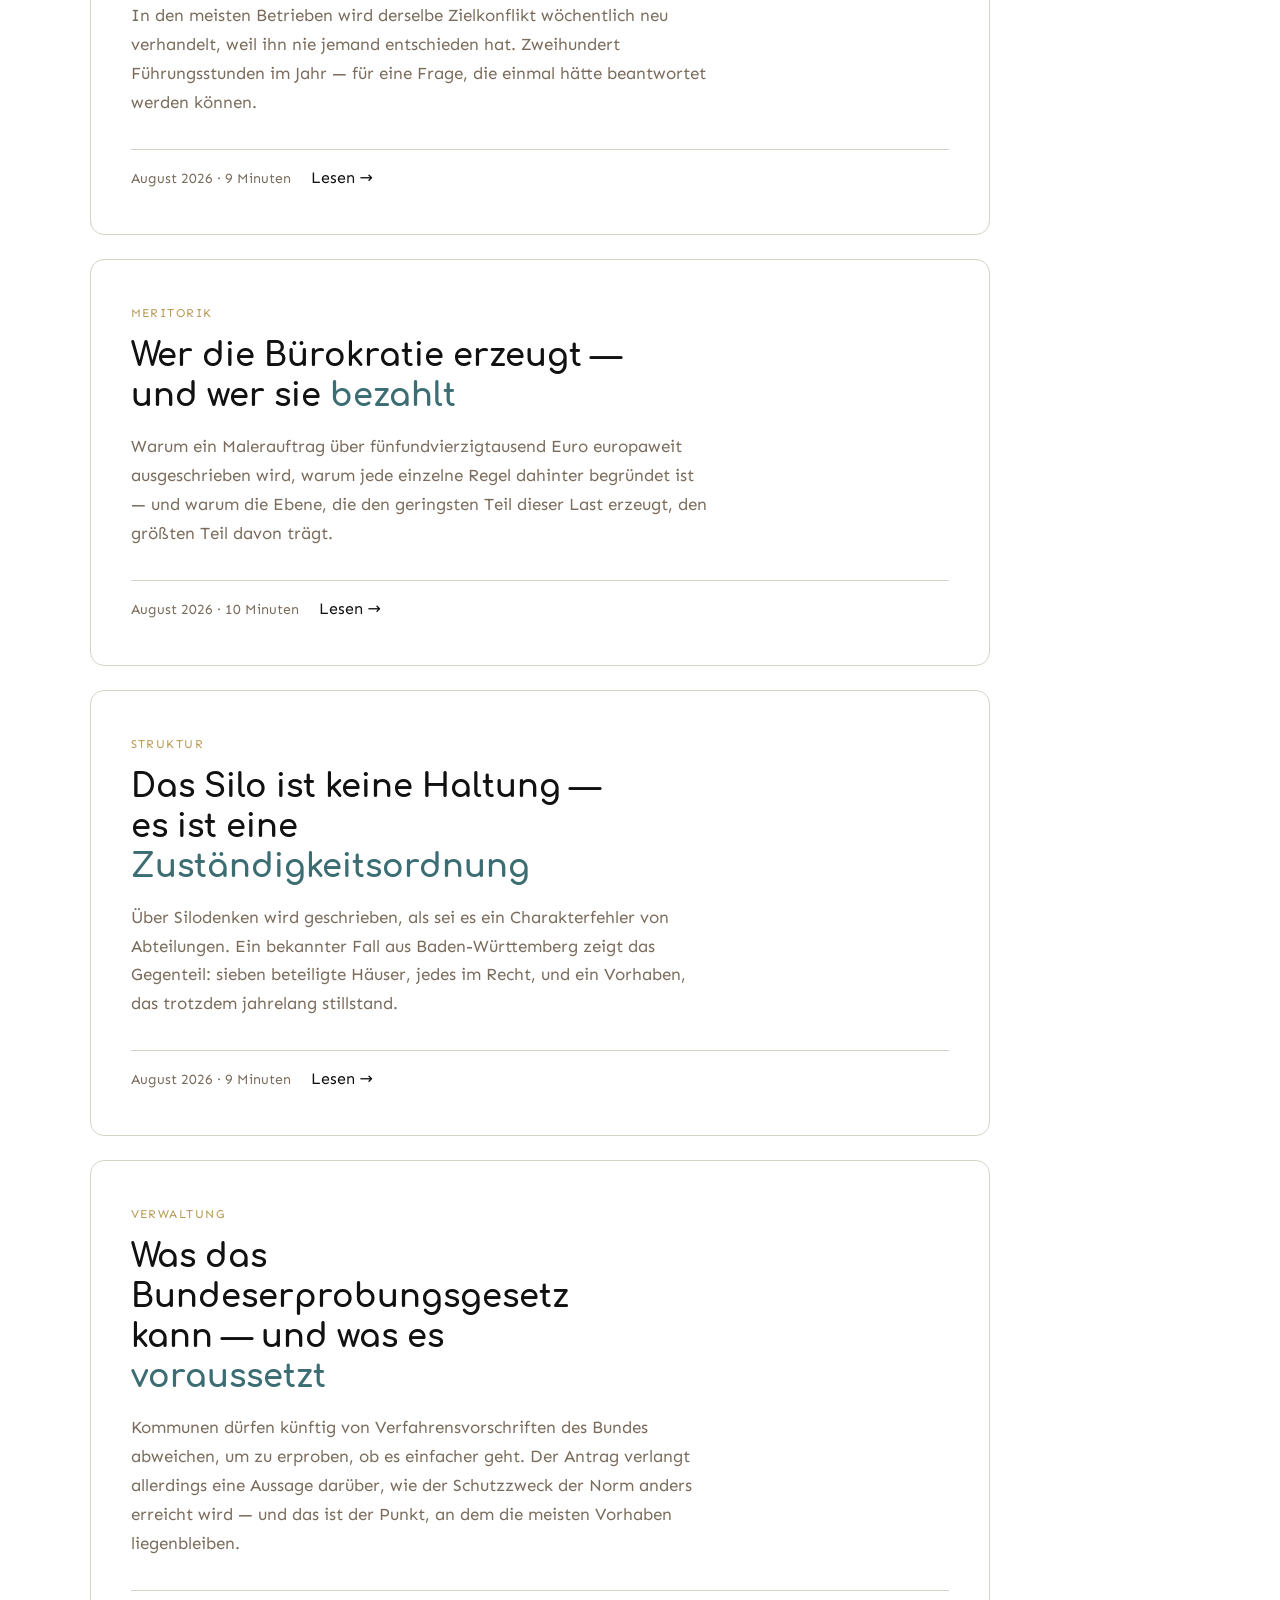
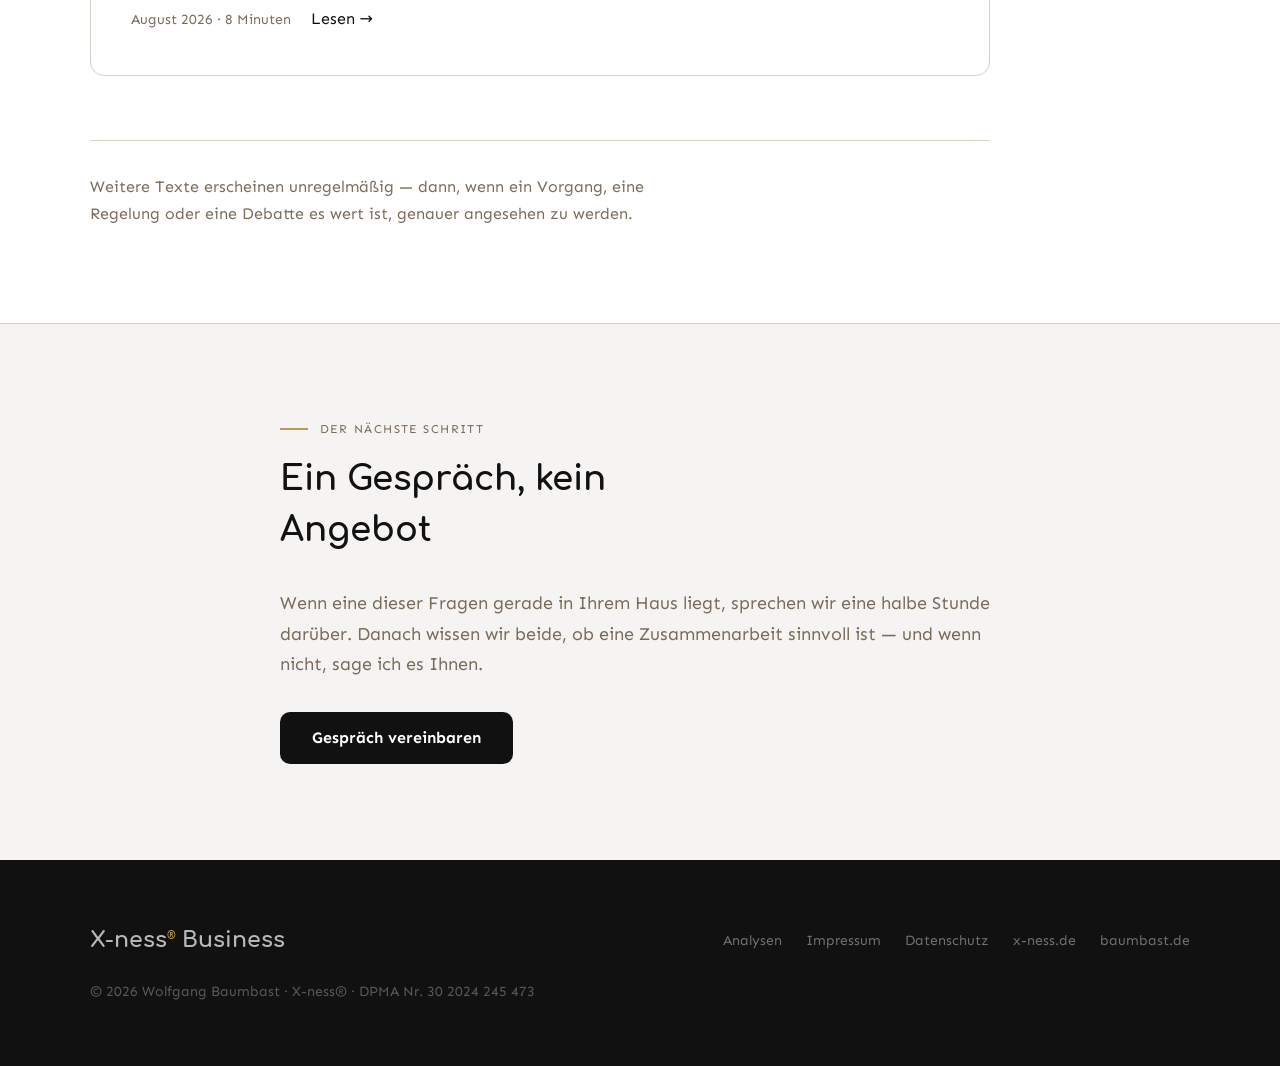
<file: analysen.html>
<!DOCTYPE html>
<html lang="de">
<head>
<meta charset="UTF-8">
<meta name="viewport" content="width=device-width, initial-scale=1.0">
<title>Analysen | X-ness® Business</title>
<meta name="description" content="Analysen zu Verwaltung, Struktur und Aushandlungslast — geschrieben aus der Vollzugsperspektive, nicht aus der Beraterperspektive.">
<meta name="author" content="Wolfgang Baumbast">
<link rel="canonical" href="https://www.x-ness-business.de/analysen.html">
<meta property="og:type" content="website">
<meta property="og:url" content="https://www.x-ness-business.de/analysen.html">
<meta property="og:title" content="Analysen | X-ness® Business">
<meta property="og:description" content="Texte über Verfahren, Struktur und die Frage, welche Reibung eine Organisation braucht.">
<meta property="og:locale" content="de_DE">
<link rel="stylesheet" href="fonts.css">
<style>
:root {
  --black:  #111111;
  --white:  #FFFFFF;
  --gold:   #B89A55;
  --stone:  #D7D2C8;
  --taupe:     #7A6C5C;
  --petrol: #3B6D73;
  --gray:   #F5F4F2;
  --serif:  'Non-Elbow-Sans', Georgia, serif;
  --sans:   'Sen', system-ui, sans-serif;
  --sp-xl:  96px;
  --sp-lg:  64px;
  --sp-md:  32px;
  --sp-sm:  16px;
  --max:    1280px;
  --read:   720px;
  --pad:    clamp(24px, 7vw, 96px);
}
*, *::before, *::after { box-sizing: border-box; margin: 0; padding: 0; }
html { scroll-behavior: smooth; }
body {
  font-family: var(--sans); font-size: 20px; color: var(--black);
  background: var(--white); line-height: 1.5;
}
h1, h2, h3 { font-family: var(--serif); font-weight: 400; color: var(--black); }
p { line-height: 1.5; margin-bottom: var(--sp-md); color: var(--taupe); }

.eyebrow {
  font-size: 12px; letter-spacing: .12em; text-transform: uppercase;
  color: var(--taupe); margin-bottom: var(--sp-sm);
  display: flex; align-items: center; gap: 12px;
}
.eyebrow::before { content: ''; width: 28px; height: 1.5px; background: var(--gold); flex-shrink: 0; }

nav {
  position: fixed; top: 0; left: 0; right: 0; z-index: 100;
  background: rgba(255,255,255,.97); backdrop-filter: blur(8px);
  border-bottom: 1.5px solid var(--stone); padding: 0 var(--pad);
}
.nav-inner { max-width: var(--max); margin: 0 auto; display: flex; align-items: center; justify-content: space-between; height: 68px; }
.nav-logo { font-family: var(--serif); font-size: 22px; color: var(--black); text-decoration: none; }
.nav-logo sup { font-size: 11px; color: var(--gold); vertical-align: super; }
.nav-links { display: flex; gap: 32px; list-style: none; }
.nav-links a { font-size: 16px; color: var(--taupe); text-decoration: none; transition: color .2s; }
.nav-links a:hover { color: var(--black); }
.nav-links a.hier { color: var(--black); }
.nav-cta { background: var(--black) !important; color: var(--white) !important; padding: 8px 20px; border-radius: 10px; font-weight: 700 !important; }
.nav-cta:hover { opacity: .85 !important; color: var(--white) !important; }
@media (max-width: 680px) { .nav-links { display: none; } }

.btn-primary {
  display: inline-block; background: var(--black); color: var(--white);
  font-family: var(--sans); font-size: 16px; font-weight: 700;
  padding: 14px 32px; border-radius: 10px; text-decoration: none;
  border: none; cursor: pointer; transition: opacity .2s;
}
.btn-primary:hover { opacity: .85; }

.an-hero { padding: calc(68px + var(--sp-lg)) var(--pad) var(--sp-lg); background: var(--gray); border-bottom: 1.5px solid var(--stone); }
.an-hero-inner { max-width: var(--read); margin: 0 auto; }
.an-hero h1 { font-size: clamp(36px, 5vw, 58px); line-height: 1.15; max-width: 16ch; }
.an-hero p { font-size: clamp(18px, 2vw, 21px); line-height: 1.65; margin-top: var(--sp-md); max-width: 60ch; }

.an-liste { max-width: var(--max); margin: 0 auto; padding: var(--sp-xl) var(--pad); }
.an-karte {
  display: block; text-decoration: none; color: inherit;
  border: 1.5px solid var(--stone); border-radius: 14px;
  padding: 44px 40px; background: var(--white);
  transition: box-shadow .2s, border-color .2s;
  max-width: 900px;
}
.an-karte:hover { box-shadow: 0 8px 24px rgba(17,17,17,.12); border-color: var(--taupe); }
.an-karte + .an-karte { margin-top: 24px; }
.an-tag { font-size: 12px; letter-spacing: .12em; text-transform: uppercase; color: var(--gold); margin-bottom: 14px; }
.an-karte h2 { font-size: clamp(24px, 3vw, 32px); line-height: 1.25; margin-bottom: var(--sp-sm); max-width: 26ch; }
.an-karte h2 em { font-style: normal; color: var(--petrol); }
.an-teaser { font-size: 17px; line-height: 1.7; color: var(--taupe); max-width: 64ch; margin-bottom: var(--sp-md); }
.an-fuss { display: flex; gap: 20px; align-items: baseline; flex-wrap: wrap; padding-top: var(--sp-sm); border-top: 1.5px solid var(--stone); }
.an-datum { font-size: 14px; color: var(--taupe); }
.an-weiter { font-size: 16px; color: var(--black); }

.an-hinweis { max-width: 900px; margin-top: var(--sp-lg); padding-top: var(--sp-md); border-top: 1.5px solid var(--stone); }
.an-hinweis p { font-size: 16px; line-height: 1.7; max-width: 62ch; margin: 0; }

.an-cta { background: var(--gray); border-top: 1.5px solid var(--stone); padding: var(--sp-xl) var(--pad); }
.an-cta-inner { max-width: var(--read); margin: 0 auto; }
.an-cta h2 { font-size: clamp(26px, 3.2vw, 34px); margin-bottom: var(--sp-md); max-width: 22ch; }
.an-cta p { font-size: 18px; line-height: 1.7; }

footer { background: var(--black); padding: var(--sp-lg) var(--pad); color: rgba(255,255,255,.4); font-size: 14px; }
.footer-inner { max-width: var(--max); margin: 0 auto; display: flex; flex-wrap: wrap; gap: 24px; align-items: center; justify-content: space-between; }
.footer-logo { font-family: var(--serif); font-size: 22px; color: rgba(255,255,255,.7); text-decoration: none; }
.footer-logo sup { font-size: 10px; color: var(--gold); }
.footer-links { display: flex; gap: 24px; list-style: none; flex-wrap: wrap; }
footer a { color: rgba(255,255,255,.4); text-decoration: none; transition: color .2s; }
footer a:hover { color: rgba(255,255,255,.8); }
</style>
</head>
<body>

<nav>
  <div class="nav-inner">
    <a href="index.html" class="nav-logo">X-ness<sup>&reg;</sup> <span style="font-size:14px;color:var(--taupe);">Business</span></a>
    <ul class="nav-links">
      <li><a href="index.html#last">Die Aushandlungslast</a></li>
      <li><a href="index.html#profile">Die fünf Profile</a></li>
      <li><a href="index.html#formate">Formate</a></li>
      <li><a href="analysen.html" class="hier">Analysen</a></li>
      <li><a href="index.html#gespraech" class="nav-cta">Gespräch &rarr;</a></li>
    </ul>
  </div>
</nav>

<header class="an-hero">
  <div class="an-hero-inner">
    <div class="eyebrow">Texte</div>
    <h1>Analysen</h1>
    <p>
      Texte über Verfahren, Struktur und die Frage, welche Reibung eine Organisation
      braucht — in Betrieben ebenso wie in Behörden. Geschrieben von jemandem, der die
      beschriebenen Vorgänge selbst bearbeitet hat.
    </p>
  </div>
</header>

<main class="an-liste">

  <a class="an-karte" href="analyse_aushandlungslast.html">
    <div class="an-tag">Aushandlungslast</div>
    <h2>Warum es immer <em>dieselben</em> trifft</h2>
    <p class="an-teaser">
      In Kitas, Schulen und Pflegeeinrichtungen brechen Menschen zusammen, die ihren
      Beruf gut machen. Das Problem ist nicht die Menge der Arbeit, sondern die Zahl
      der Ansprüche, über die niemand entschieden hat — und die alle bei derselben
      Person landen.
    </p>
    <div class="an-fuss">
      <span class="an-datum">August 2026 · 10 Minuten</span>
      <span class="an-weiter">Lesen &rarr;</span>
    </div>
  </a>

  <a class="an-karte" href="analyse_score.html">
    <div class="an-tag">Instrument</div>
    <h2>Was Ihr Betrieb über sich selbst <em>nicht weiß</em></h2>
    <p class="an-teaser">
      Fünf Fragen an sieben Personen, die Ihren Betrieb kennen. Das Ergebnis ist kein
      Netzdiagramm, sondern die Stelle, an der Ihr Haus sich selbst nicht einig ist —
      und die Sie deshalb jede Woche Geld kostet.
    </p>
    <div class="an-fuss">
      <span class="an-datum">August 2026 · 12 Minuten</span>
      <span class="an-weiter">Lesen &rarr;</span>
    </div>
  </a>

  <a class="an-karte" href="analyse_montagsrunde.html">
    <div class="an-tag">Unternehmen</div>
    <h2>Warum die Montagsrunde jede Woche <em>von vorn beginnt</em></h2>
    <p class="an-teaser">
      In den meisten Betrieben wird derselbe Zielkonflikt wöchentlich neu verhandelt, weil
      ihn nie jemand entschieden hat. Zweihundert Führungsstunden im Jahr — für eine Frage,
      die einmal hätte beantwortet werden können.
    </p>
    <div class="an-fuss">
      <span class="an-datum">August 2026 · 9 Minuten</span>
      <span class="an-weiter">Lesen &rarr;</span>
    </div>
  </a>

  <a class="an-karte" href="analyse_meritorik.html">
    <div class="an-tag">Meritorik</div>
    <h2>Wer die Bürokratie erzeugt — und wer sie <em>bezahlt</em></h2>
    <p class="an-teaser">
      Warum ein Malerauftrag über fünfundvierzigtausend Euro europaweit ausgeschrieben wird,
      warum jede einzelne Regel dahinter begründet ist — und warum die Ebene, die den
      geringsten Teil dieser Last erzeugt, den größten Teil davon trägt.
    </p>
    <div class="an-fuss">
      <span class="an-datum">August 2026 · 10 Minuten</span>
      <span class="an-weiter">Lesen &rarr;</span>
    </div>
  </a>

  <a class="an-karte" href="analyse_silos.html">
    <div class="an-tag">Struktur</div>
    <h2>Das Silo ist keine Haltung — es ist eine <em>Zuständigkeitsordnung</em></h2>
    <p class="an-teaser">
      Über Silodenken wird geschrieben, als sei es ein Charakterfehler von Abteilungen. Ein
      bekannter Fall aus Baden-Württemberg zeigt das Gegenteil: sieben beteiligte Häuser,
      jedes im Recht, und ein Vorhaben, das trotzdem jahrelang stillstand.
    </p>
    <div class="an-fuss">
      <span class="an-datum">August 2026 · 9 Minuten</span>
      <span class="an-weiter">Lesen &rarr;</span>
    </div>
  </a>

  <a class="an-karte" href="analyse_bundeserprobungsgesetz.html">
    <div class="an-tag">Verwaltung</div>
    <h2>Was das Bundeserprobungsgesetz kann — und was es <em>voraussetzt</em></h2>
    <p class="an-teaser">
      Kommunen dürfen künftig von Verfahrensvorschriften des Bundes abweichen, um zu
      erproben, ob es einfacher geht. Der Antrag verlangt allerdings eine Aussage darüber,
      wie der Schutzzweck der Norm anders erreicht wird — und das ist der Punkt, an dem die
      meisten Vorhaben liegenbleiben.
    </p>
    <div class="an-fuss">
      <span class="an-datum">August 2026 · 8 Minuten</span>
      <span class="an-weiter">Lesen &rarr;</span>
    </div>
  </a>

  <div class="an-hinweis">
    <p>
      Weitere Texte erscheinen unregelmäßig — dann, wenn ein Vorgang, eine Regelung oder
      eine Debatte es wert ist, genauer angesehen zu werden.
    </p>
  </div>

</main>

<section class="an-cta">
  <div class="an-cta-inner">
    <div class="eyebrow">Der nächste Schritt</div>
    <h2>Ein Gespräch, kein Angebot</h2>
    <p>
      Wenn eine dieser Fragen gerade in Ihrem Haus liegt, sprechen wir eine halbe Stunde
      darüber. Danach wissen wir beide, ob eine Zusammenarbeit sinnvoll ist — und wenn
      nicht, sage ich es Ihnen.
    </p>
    <a href="index.html#gespraech" class="btn-primary">Gespräch vereinbaren</a>
  </div>
</section>

<footer>
  <div class="footer-inner">
    <a href="index.html" class="footer-logo">X-ness<sup>&reg;</sup> Business</a>
    <ul class="footer-links">
      <li><a href="analysen.html">Analysen</a></li>
      <li><a href="impressum.html">Impressum</a></li>
      <li><a href="datenschutz.html">Datenschutz</a></li>
      <li><a href="https://www.x-ness.de" target="_blank" rel="noopener">x-ness.de</a></li>
      <li><a href="https://www.baumbast.de" target="_blank" rel="noopener">baumbast.de</a></li>
    </ul>
    <p style="margin:0;color:rgba(255,255,255,.3);font-size:14px;">&copy; 2026 Wolfgang Baumbast &middot; X-ness&reg; &middot; DPMA Nr. 30 2024 245 473</p>
  </div>
</footer>

</body>
</html>
</file>
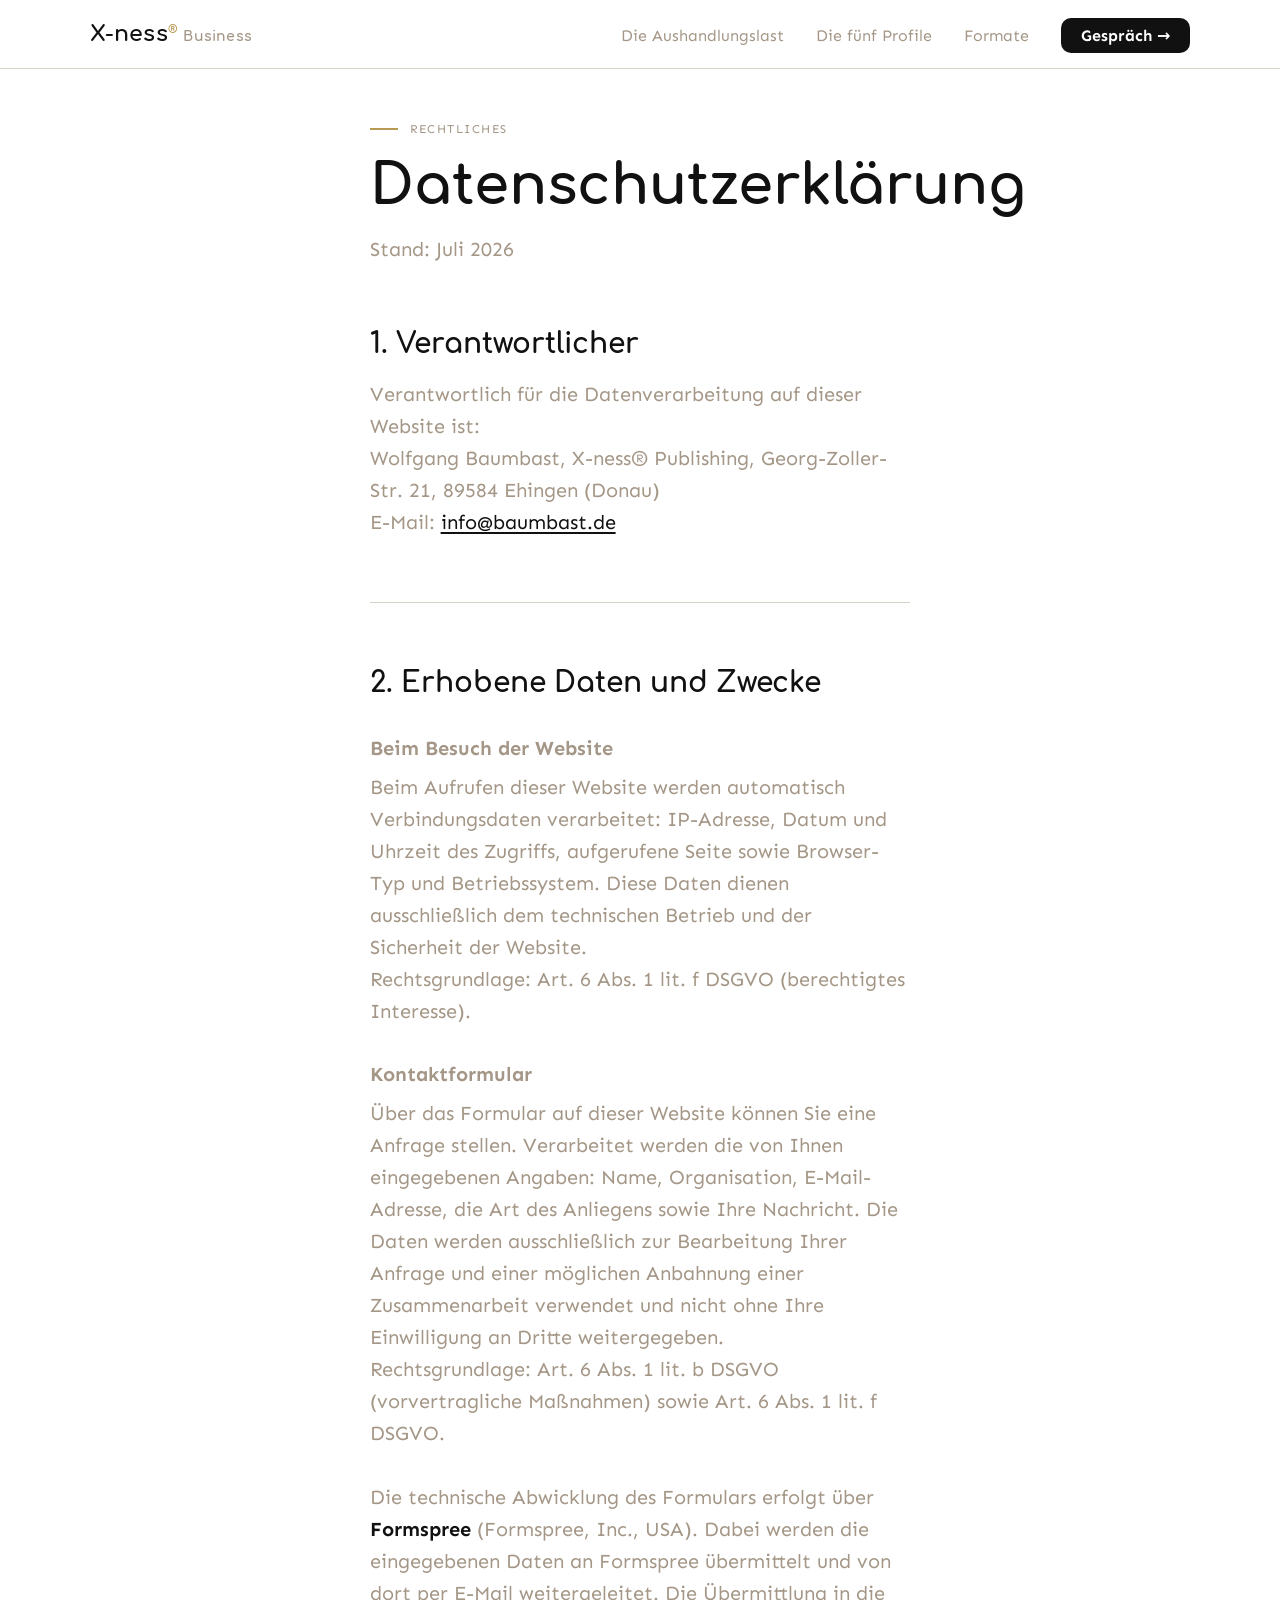
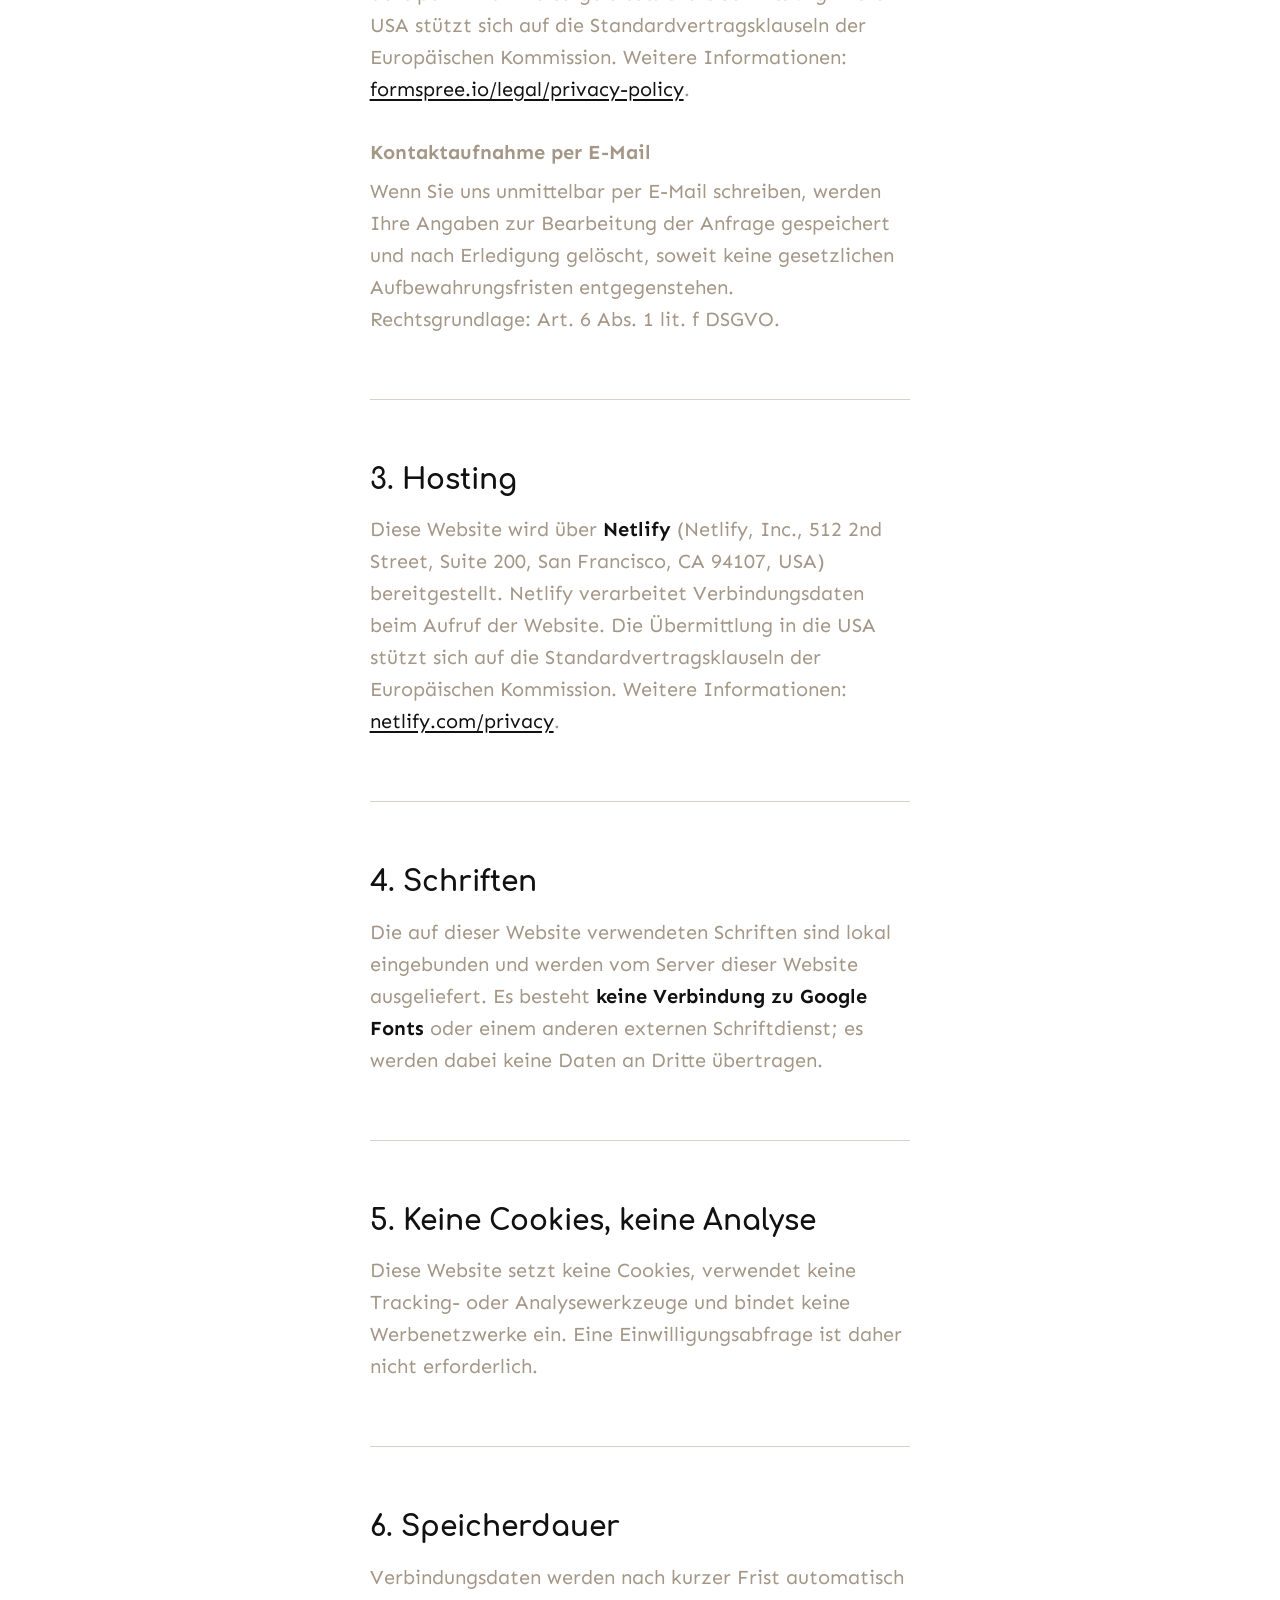
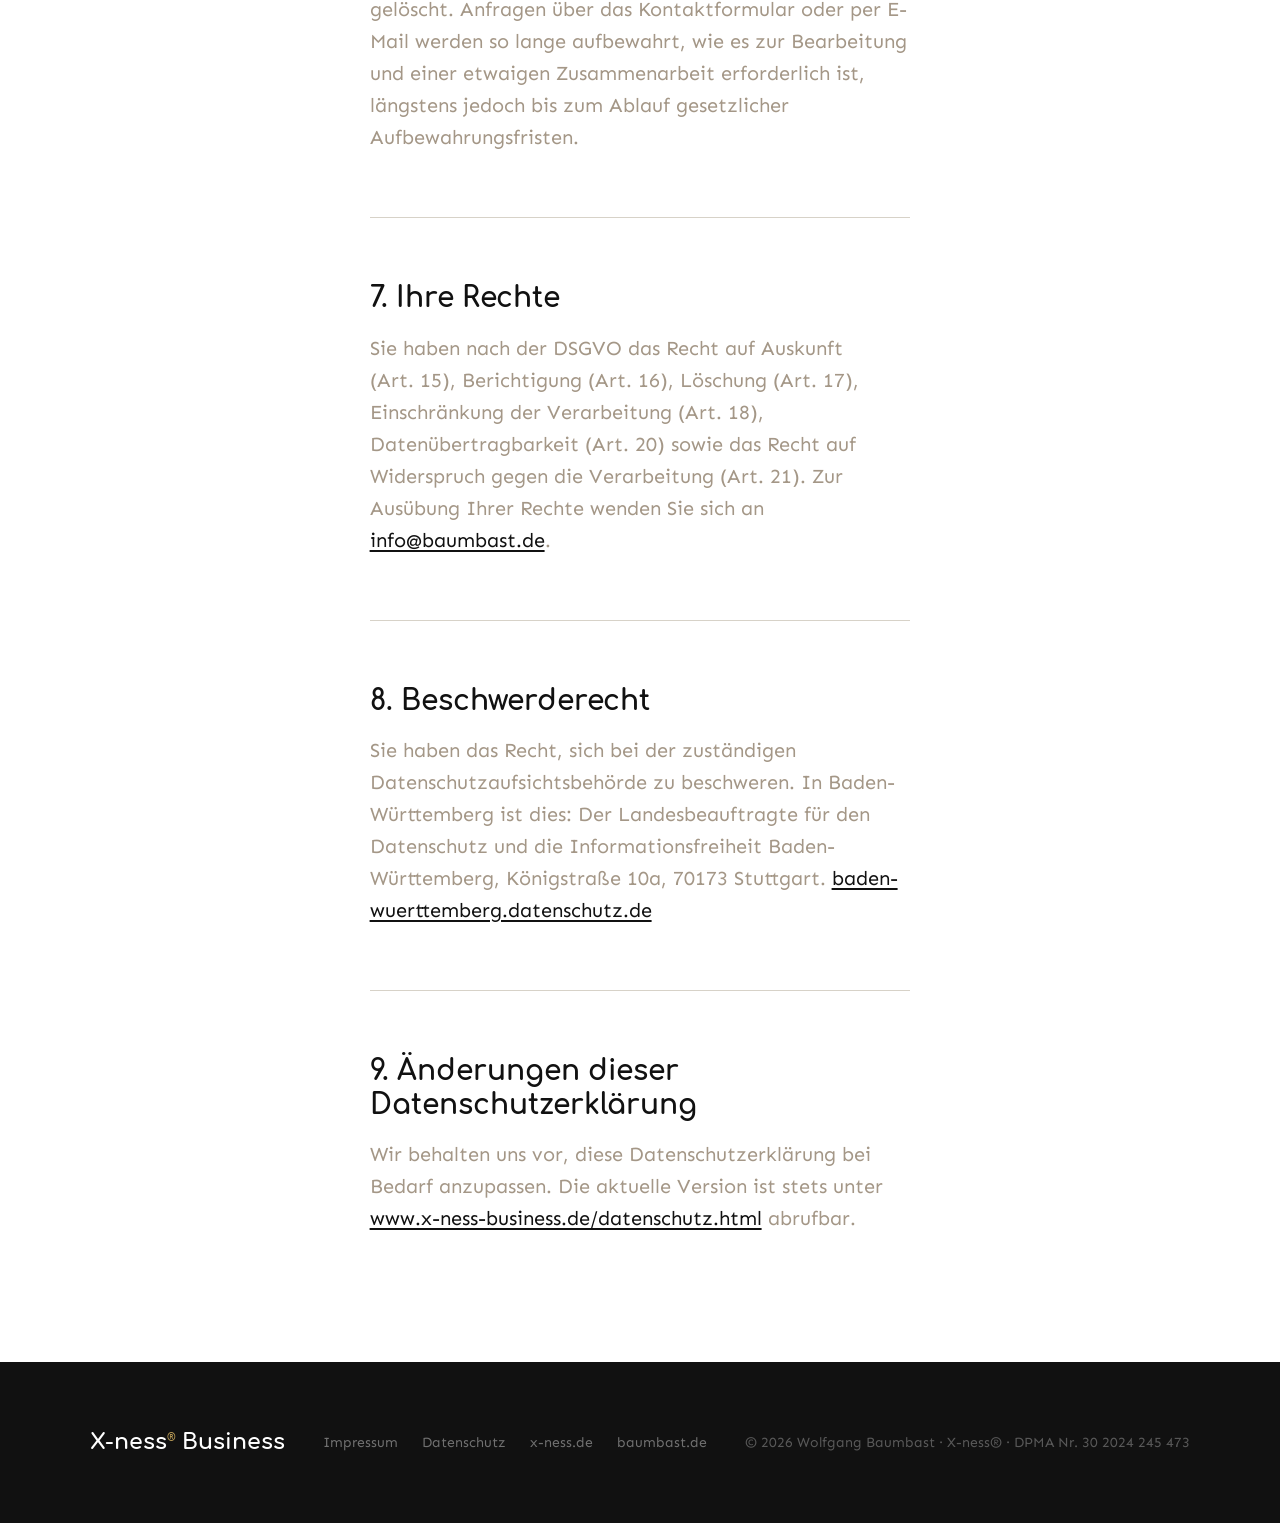
<file: datenschutz.html>
<!DOCTYPE html>
<html lang="de">
<head>
<meta charset="UTF-8">
<meta name="viewport" content="width=device-width, initial-scale=1.0">
<title>Datenschutz &mdash; X-ness&reg; Business</title>
<meta name="description" content="Datenschutzerkl&auml;rung f&uuml;r x-ness-business.de: keine Cookies, keine Analyse, lokale Schriften.">
<meta name="robots" content="noindex, follow">
<link rel="stylesheet" href="fonts.css">
<style>
:root {
  --black:     #111111;
  --white:     #FFFFFF;
  --gold:      #B89A55;
  --stone:     #D7D2C8;
  --taupe:     #A49787;
  --petrol:    #3B6D73;
  --gray:      #F5F4F2;
  --serif:     'Non-Elbow-Sans', Georgia, serif;
  --sans:      'Sen', system-ui, sans-serif;
  /* Spacing per spec */
  --sp-xl:     96px;
  --sp-lg:     64px;
  --sp-md:     32px;
  --sp-sm:     16px;
  /* Layout */
  --max:       1280px;
  --read:      720px;
  --pad:       clamp(24px, 7vw, 96px);
}
*, *::before, *::after { box-sizing: border-box; margin: 0; padding: 0; }
html { scroll-behavior: smooth; }
body {
  font-family: var(--sans);
  font-size: 20px;
  color: var(--black);
  background: var(--white);
  line-height: 1.5;
  -webkit-font-smoothing: antialiased;
}
/* NAV */
nav {
  position: fixed; top: 0; left: 0; right: 0; z-index: 100;
  background: rgba(255,255,255,.97);
  backdrop-filter: blur(8px);
  border-bottom: 1.5px solid var(--stone);
  padding: 0 var(--pad);
}
.nav-inner {
  max-width: var(--max); margin: 0 auto;
  display: flex; align-items: center; justify-content: space-between; height: 68px;
}
.nav-logo { font-family: var(--serif); font-size: 22px; color: var(--black); text-decoration: none; letter-spacing: .01em; }
.nav-logo sup { font-size: 11px; color: var(--gold); vertical-align: super; }
.nav-links { display: flex; gap: 32px; list-style: none; }
.nav-links a { font-size: 16px; font-weight: 400; color: var(--taupe); text-decoration: none; transition: color .2s; }
.nav-links a:hover { color: var(--black); }
/* Buttons per spec: primary=black/white, secondary=white/black border */
.btn-primary {
  display: inline-block;
  background: var(--black); color: var(--white);
  font-family: var(--sans); font-size: 16px; font-weight: 700;
  padding: 14px 32px; border-radius: 10px;
  text-decoration: none; border: none; cursor: pointer;
  transition: opacity .2s; letter-spacing: .01em;
}
.btn-primary:hover { opacity: .85; }
.btn-secondary {
  display: inline-block;
  background: var(--white); color: var(--black);
  font-family: var(--sans); font-size: 16px; font-weight: 400;
  padding: 13px 32px; border-radius: 10px;
  text-decoration: none; border: 1.5px solid var(--black); cursor: pointer;
  transition: background .2s;
}
.btn-secondary:hover { background: var(--gray); }
.nav-cta { background: var(--black) !important; color: var(--white) !important; padding: 8px 20px; border-radius: 10px; font-weight: 700 !important; }
.nav-cta:hover { opacity: .85 !important; color: var(--white) !important; }
@media (max-width: 680px) { .nav-links { display: none; } }
/* FOOTER */
footer {
  background: var(--black); padding: var(--sp-lg) var(--pad);
  color: rgba(255,255,255,.4); font-size: 14px; font-weight: 400;
}
.footer-inner {
  max-width: var(--max); margin: 0 auto;
  display: flex; justify-content: space-between; align-items: center; flex-wrap: wrap; gap: var(--sp-md);
}
.footer-logo { font-family: var(--serif); font-size: 20px; color: rgba(255,255,255,.7); text-decoration: none; }
.footer-logo sup { font-size: 10px; color: var(--gold); }
.footer-links { display: flex; gap: 24px; flex-wrap: wrap; list-style: none; }
.footer-links a { color: rgba(255,255,255,.4); text-decoration: none; transition: color .2s; }
.footer-links a:hover { color: rgba(255,255,255,.8); }
/* TYPOGRAPHY */
h1 { font-family: var(--serif); font-weight: 400; color: var(--black); line-height: 1.15; }
h2 { font-family: var(--serif); font-weight: 400; color: var(--black); line-height: 1.2; }
h3 { font-family: var(--serif); font-weight: 400; color: var(--black); margin-bottom: var(--sp-sm); }
p { font-weight: 400; line-height: 1.5; margin-bottom: var(--sp-md); color: var(--taupe); }
p strong { font-weight: 700; color: var(--black); }
.eyebrow {
  font-size: 12px; letter-spacing: .12em; text-transform: uppercase;
  color: var(--taupe); margin-bottom: var(--sp-sm);
  display: flex; align-items: center; gap: 12px;
}
.eyebrow::before { content: ''; width: 28px; height: 1.5px; background: var(--gold); flex-shrink: 0; }
/* SECTIONS */
section { padding: var(--sp-xl) var(--pad); }
.section-inner { max-width: var(--max); margin: 0 auto; }
.read-inner { max-width: var(--read); margin: 0 auto; }
.page-wrap { max-width: var(--read); margin: 0 auto; padding: 120px var(--pad) var(--sp-xl); }

.prose h2 { font-size: 28px; margin-top: var(--sp-lg); margin-bottom: var(--sp-sm); }
.prose h3 { font-size: 20px; margin-top: var(--sp-md); margin-bottom: 8px; color: var(--taupe); font-family: var(--sans); font-weight: 700; }
.prose p, .prose address { font-weight: 400; font-style: normal; line-height: 1.6; margin-bottom: var(--sp-md); color: var(--taupe); }
.prose a { color: var(--black); text-decoration: underline; text-underline-offset: 3px; }
hr.div { border: none; border-top: 1.5px solid var(--stone); margin: var(--sp-lg) 0; }

footer .footer-inner { max-width: var(--max); margin: 0 auto; display: flex; flex-wrap: wrap; gap: 24px; align-items: center; justify-content: space-between; }
footer .footer-logo { font-family: var(--serif); font-size: 22px; color: var(--white); text-decoration: none; }
footer .footer-links { display: flex; gap: 24px; list-style: none; }
footer a { color: rgba(255,255,255,.6); text-decoration: none; }
footer a:hover { color: var(--white); }

</style>
</head>
<body>

<nav>
  <div class="nav-inner">
    <a href="index.html" class="nav-logo">X-ness<sup>&reg;</sup> <span style="font-size:14px;color:var(--taupe);">Business</span></a>
    <ul class="nav-links">
      <li><a href="index.html#last">Die Aushandlungslast</a></li>
      <li><a href="index.html#profile">Die f&uuml;nf Profile</a></li>
      <li><a href="index.html#formate">Formate</a></li>
      <li><a href="index.html#gespraech" class="nav-cta">Gespr&auml;ch &rarr;</a></li>
    </ul>
  </div>
</nav>

<div class="page-wrap">
  <div class="eyebrow">Rechtliches</div>
  <h1 style="font-size:clamp(38px,6vw,56px);margin-bottom:var(--sp-sm);">Datenschutzerkl&auml;rung</h1>
  <p style="margin-bottom:var(--sp-lg);">Stand: Juli 2026</p>
  <div class="prose">

    <h2>1. Verantwortlicher</h2>
    <p>Verantwortlich f&uuml;r die Datenverarbeitung auf dieser Website ist:<br>
    Wolfgang Baumbast, X-ness&reg; Publishing, Georg-Zoller-Str.&nbsp;21, 89584 Ehingen (Donau)<br>
    E-Mail: <a href="mailto:info@baumbast.de">info@baumbast.de</a></p>

    <hr class="div">
    <h2>2. Erhobene Daten und Zwecke</h2>

    <h3>Beim Besuch der Website</h3>
    <p>Beim Aufrufen dieser Website werden automatisch Verbindungsdaten verarbeitet:
    IP-Adresse, Datum und Uhrzeit des Zugriffs, aufgerufene Seite sowie Browser-Typ und
    Betriebssystem. Diese Daten dienen ausschlie&szlig;lich dem technischen Betrieb und der
    Sicherheit der Website.<br>
    Rechtsgrundlage: Art.&nbsp;6 Abs.&nbsp;1 lit.&nbsp;f DSGVO (berechtigtes Interesse).</p>

    <h3>Kontaktformular</h3>
    <p>&Uuml;ber das Formular auf dieser Website k&ouml;nnen Sie eine Anfrage stellen. Verarbeitet werden
    die von Ihnen eingegebenen Angaben: Name, Organisation, E-Mail-Adresse, die Art des
    Anliegens sowie Ihre Nachricht. Die Daten werden ausschlie&szlig;lich zur Bearbeitung Ihrer
    Anfrage und einer m&ouml;glichen Anbahnung einer Zusammenarbeit verwendet und nicht ohne
    Ihre Einwilligung an Dritte weitergegeben.<br>
    Rechtsgrundlage: Art.&nbsp;6 Abs.&nbsp;1 lit.&nbsp;b DSGVO (vorvertragliche Ma&szlig;nahmen) sowie
    Art.&nbsp;6 Abs.&nbsp;1 lit.&nbsp;f DSGVO.</p>
    <p>Die technische Abwicklung des Formulars erfolgt &uuml;ber
    <strong>Formspree</strong> (Formspree, Inc., USA). Dabei werden die eingegebenen Daten an
    Formspree &uuml;bermittelt und von dort per E-Mail weitergeleitet. Die &Uuml;bermittlung in die USA
    st&uuml;tzt sich auf die Standardvertragsklauseln der Europ&auml;ischen Kommission.
    Weitere Informationen: <a href="https://formspree.io/legal/privacy-policy" target="_blank" rel="noopener">formspree.io/legal/privacy-policy</a>.</p>

    <h3>Kontaktaufnahme per E-Mail</h3>
    <p>Wenn Sie uns unmittelbar per E-Mail schreiben, werden Ihre Angaben zur Bearbeitung der
    Anfrage gespeichert und nach Erledigung gel&ouml;scht, soweit keine gesetzlichen
    Aufbewahrungsfristen entgegenstehen.<br>
    Rechtsgrundlage: Art.&nbsp;6 Abs.&nbsp;1 lit.&nbsp;f DSGVO.</p>

    <hr class="div">
    <h2>3. Hosting</h2>
    <p>Diese Website wird &uuml;ber <strong>Netlify</strong> (Netlify, Inc., 512 2nd Street, Suite 200,
    San Francisco, CA 94107, USA) bereitgestellt. Netlify verarbeitet Verbindungsdaten beim
    Aufruf der Website. Die &Uuml;bermittlung in die USA st&uuml;tzt sich auf die Standardvertragsklauseln
    der Europ&auml;ischen Kommission. Weitere Informationen:
    <a href="https://www.netlify.com/privacy/" target="_blank" rel="noopener">netlify.com/privacy</a>.</p>

    <hr class="div">
    <h2>4. Schriften</h2>
    <p>Die auf dieser Website verwendeten Schriften sind lokal eingebunden und werden vom Server
    dieser Website ausgeliefert. Es besteht <strong>keine Verbindung zu Google Fonts</strong> oder
    einem anderen externen Schriftdienst; es werden dabei keine Daten an Dritte &uuml;bertragen.</p>

    <hr class="div">
    <h2>5. Keine Cookies, keine Analyse</h2>
    <p>Diese Website setzt keine Cookies, verwendet keine Tracking- oder Analysewerkzeuge und
    bindet keine Werbenetzwerke ein. Eine Einwilligungsabfrage ist daher nicht erforderlich.</p>

    <hr class="div">
    <h2>6. Speicherdauer</h2>
    <p>Verbindungsdaten werden nach kurzer Frist automatisch gel&ouml;scht. Anfragen &uuml;ber das
    Kontaktformular oder per E-Mail werden so lange aufbewahrt, wie es zur Bearbeitung und
    einer etwaigen Zusammenarbeit erforderlich ist, l&auml;ngstens jedoch bis zum Ablauf
    gesetzlicher Aufbewahrungsfristen.</p>

    <hr class="div">
    <h2>7. Ihre Rechte</h2>
    <p>Sie haben nach der DSGVO das Recht auf Auskunft (Art.&nbsp;15), Berichtigung (Art.&nbsp;16),
    L&ouml;schung (Art.&nbsp;17), Einschr&auml;nkung der Verarbeitung (Art.&nbsp;18), Daten&uuml;bertragbarkeit
    (Art.&nbsp;20) sowie das Recht auf Widerspruch gegen die Verarbeitung (Art.&nbsp;21).
    Zur Aus&uuml;bung Ihrer Rechte wenden Sie sich an
    <a href="mailto:info@baumbast.de">info@baumbast.de</a>.</p>

    <hr class="div">
    <h2>8. Beschwerderecht</h2>
    <p>Sie haben das Recht, sich bei der zust&auml;ndigen Datenschutzaufsichtsbeh&ouml;rde zu beschweren.
    In Baden-W&uuml;rttemberg ist dies: Der Landesbeauftragte f&uuml;r den Datenschutz und die
    Informationsfreiheit Baden-W&uuml;rttemberg, K&ouml;nigstra&szlig;e 10a, 70173 Stuttgart.
    <a href="https://www.baden-wuerttemberg.datenschutz.de" target="_blank" rel="noopener">baden-wuerttemberg.datenschutz.de</a></p>

    <hr class="div">
    <h2>9. &Auml;nderungen dieser Datenschutzerkl&auml;rung</h2>
    <p>Wir behalten uns vor, diese Datenschutzerkl&auml;rung bei Bedarf anzupassen. Die aktuelle
    Version ist stets unter
    <a href="https://www.x-ness-business.de/datenschutz.html">www.x-ness-business.de/datenschutz.html</a>
    abrufbar.</p>
  </div>
</div>

<footer>
  <div class="footer-inner">
    <a href="index.html" class="footer-logo">X-ness<sup>&reg;</sup> Business</a>
    <ul class="footer-links">
      <li><a href="impressum.html">Impressum</a></li>
      <li><a href="datenschutz.html">Datenschutz</a></li>
      <li><a href="https://www.x-ness.de" target="_blank" rel="noopener">x-ness.de</a></li>
      <li><a href="https://www.baumbast.de" target="_blank" rel="noopener">baumbast.de</a></li>
    </ul>
    <p style="margin:0;color:rgba(255,255,255,.3);font-size:14px;">&copy; 2026 Wolfgang Baumbast &middot; X-ness&reg; &middot; DPMA Nr. 30 2024 245 473</p>
  </div>
</footer>

</body>
</html>
</file>
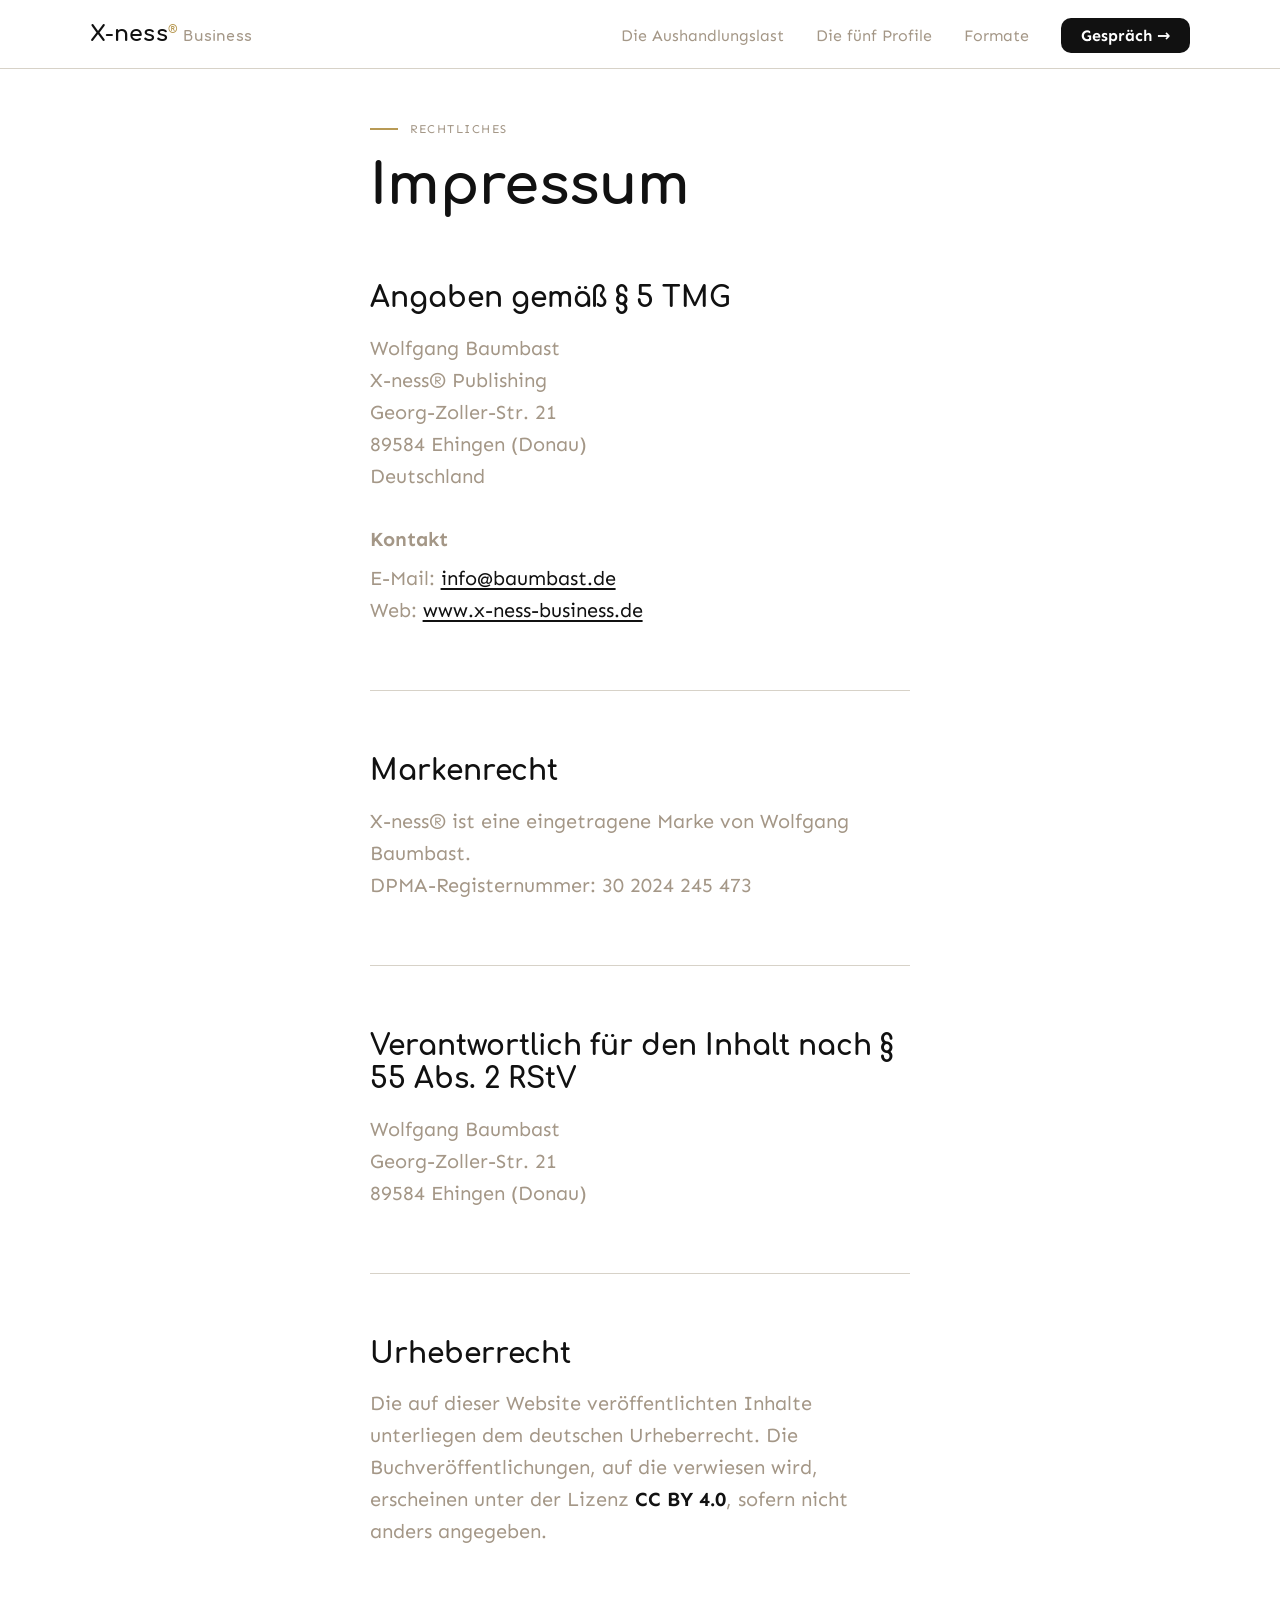
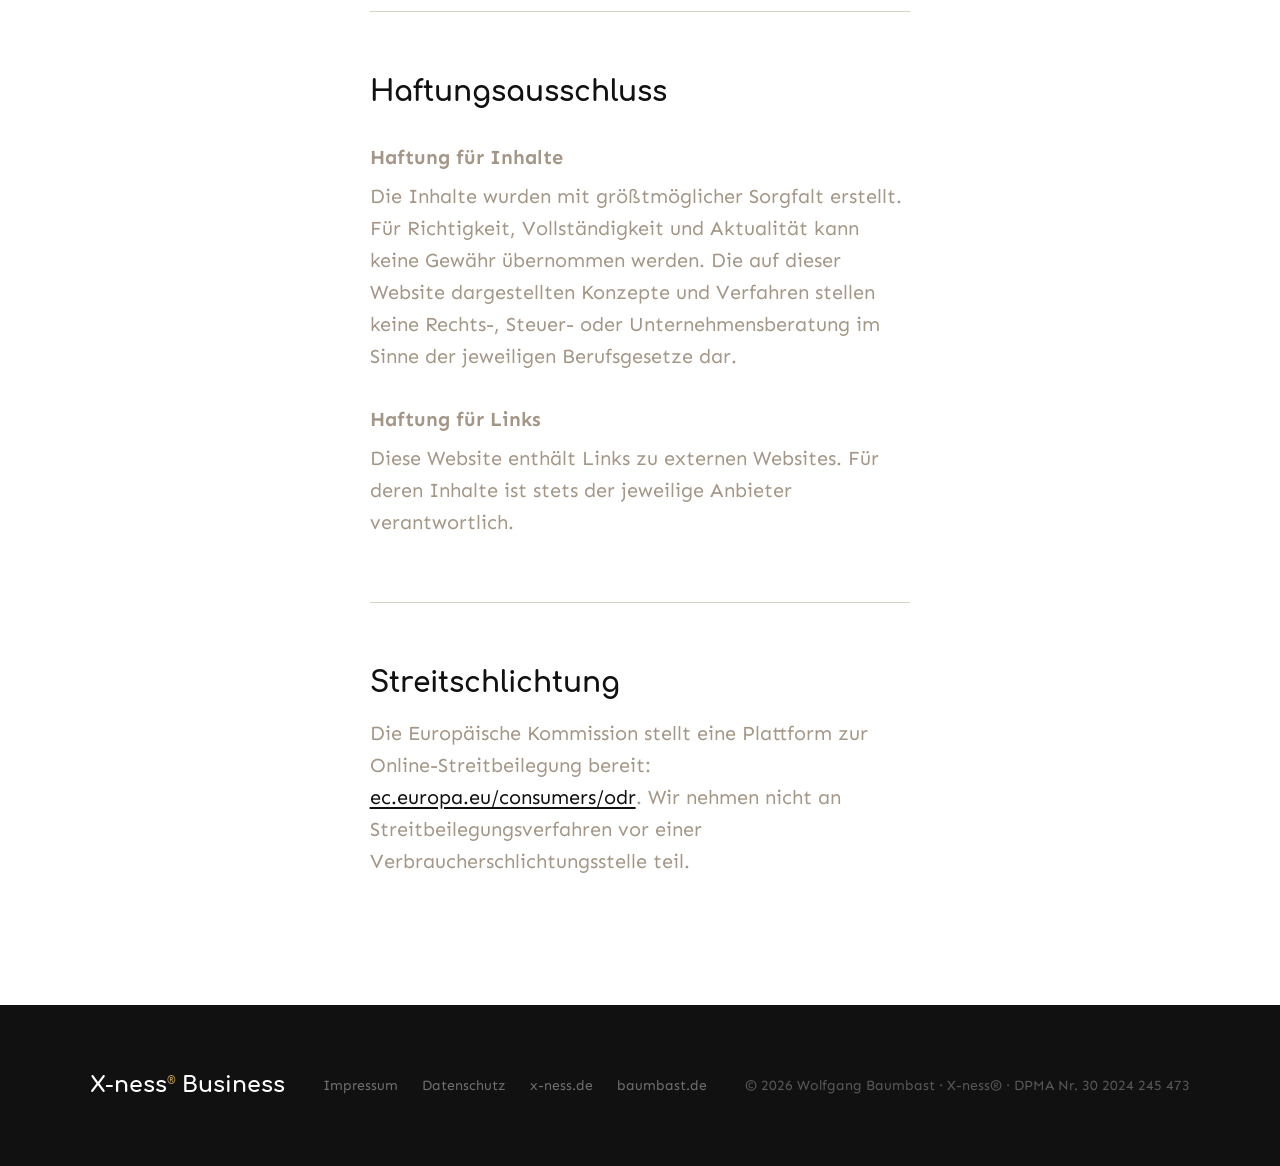
<file: impressum.html>
<!DOCTYPE html>
<html lang="de">
<head>
<meta charset="UTF-8">
<meta name="viewport" content="width=device-width, initial-scale=1.0">
<title>Impressum &mdash; X-ness&reg; Business</title>
<meta name="description" content="Impressum und Anbieterkennzeichnung von X-ness&reg; Business, Wolfgang Baumbast, Ehingen (Donau).">
<meta name="robots" content="noindex, follow">
<link rel="stylesheet" href="fonts.css">
<style>
:root {
  --black:     #111111;
  --white:     #FFFFFF;
  --gold:      #B89A55;
  --stone:     #D7D2C8;
  --taupe:     #A49787;
  --petrol:    #3B6D73;
  --gray:      #F5F4F2;
  --serif:     'Non-Elbow-Sans', Georgia, serif;
  --sans:      'Sen', system-ui, sans-serif;
  /* Spacing per spec */
  --sp-xl:     96px;
  --sp-lg:     64px;
  --sp-md:     32px;
  --sp-sm:     16px;
  /* Layout */
  --max:       1280px;
  --read:      720px;
  --pad:       clamp(24px, 7vw, 96px);
}
*, *::before, *::after { box-sizing: border-box; margin: 0; padding: 0; }
html { scroll-behavior: smooth; }
body {
  font-family: var(--sans);
  font-size: 20px;
  color: var(--black);
  background: var(--white);
  line-height: 1.5;
  -webkit-font-smoothing: antialiased;
}
/* NAV */
nav {
  position: fixed; top: 0; left: 0; right: 0; z-index: 100;
  background: rgba(255,255,255,.97);
  backdrop-filter: blur(8px);
  border-bottom: 1.5px solid var(--stone);
  padding: 0 var(--pad);
}
.nav-inner {
  max-width: var(--max); margin: 0 auto;
  display: flex; align-items: center; justify-content: space-between; height: 68px;
}
.nav-logo { font-family: var(--serif); font-size: 22px; color: var(--black); text-decoration: none; letter-spacing: .01em; }
.nav-logo sup { font-size: 11px; color: var(--gold); vertical-align: super; }
.nav-links { display: flex; gap: 32px; list-style: none; }
.nav-links a { font-size: 16px; font-weight: 400; color: var(--taupe); text-decoration: none; transition: color .2s; }
.nav-links a:hover { color: var(--black); }
/* Buttons per spec: primary=black/white, secondary=white/black border */
.btn-primary {
  display: inline-block;
  background: var(--black); color: var(--white);
  font-family: var(--sans); font-size: 16px; font-weight: 700;
  padding: 14px 32px; border-radius: 10px;
  text-decoration: none; border: none; cursor: pointer;
  transition: opacity .2s; letter-spacing: .01em;
}
.btn-primary:hover { opacity: .85; }
.btn-secondary {
  display: inline-block;
  background: var(--white); color: var(--black);
  font-family: var(--sans); font-size: 16px; font-weight: 400;
  padding: 13px 32px; border-radius: 10px;
  text-decoration: none; border: 1.5px solid var(--black); cursor: pointer;
  transition: background .2s;
}
.btn-secondary:hover { background: var(--gray); }
.nav-cta { background: var(--black) !important; color: var(--white) !important; padding: 8px 20px; border-radius: 10px; font-weight: 700 !important; }
.nav-cta:hover { opacity: .85 !important; color: var(--white) !important; }
@media (max-width: 680px) { .nav-links { display: none; } }
/* FOOTER */
footer {
  background: var(--black); padding: var(--sp-lg) var(--pad);
  color: rgba(255,255,255,.4); font-size: 14px; font-weight: 400;
}
.footer-inner {
  max-width: var(--max); margin: 0 auto;
  display: flex; justify-content: space-between; align-items: center; flex-wrap: wrap; gap: var(--sp-md);
}
.footer-logo { font-family: var(--serif); font-size: 20px; color: rgba(255,255,255,.7); text-decoration: none; }
.footer-logo sup { font-size: 10px; color: var(--gold); }
.footer-links { display: flex; gap: 24px; flex-wrap: wrap; list-style: none; }
.footer-links a { color: rgba(255,255,255,.4); text-decoration: none; transition: color .2s; }
.footer-links a:hover { color: rgba(255,255,255,.8); }
/* TYPOGRAPHY */
h1 { font-family: var(--serif); font-weight: 400; color: var(--black); line-height: 1.15; }
h2 { font-family: var(--serif); font-weight: 400; color: var(--black); line-height: 1.2; }
h3 { font-family: var(--serif); font-weight: 400; color: var(--black); margin-bottom: var(--sp-sm); }
p { font-weight: 400; line-height: 1.5; margin-bottom: var(--sp-md); color: var(--taupe); }
p strong { font-weight: 700; color: var(--black); }
.eyebrow {
  font-size: 12px; letter-spacing: .12em; text-transform: uppercase;
  color: var(--taupe); margin-bottom: var(--sp-sm);
  display: flex; align-items: center; gap: 12px;
}
.eyebrow::before { content: ''; width: 28px; height: 1.5px; background: var(--gold); flex-shrink: 0; }
/* SECTIONS */
section { padding: var(--sp-xl) var(--pad); }
.section-inner { max-width: var(--max); margin: 0 auto; }
.read-inner { max-width: var(--read); margin: 0 auto; }
.page-wrap { max-width: var(--read); margin: 0 auto; padding: 120px var(--pad) var(--sp-xl); }

.prose h2 { font-size: 28px; margin-top: var(--sp-lg); margin-bottom: var(--sp-sm); }
.prose h3 { font-size: 20px; margin-top: var(--sp-md); margin-bottom: 8px; color: var(--taupe); font-family: var(--sans); font-weight: 700; }
.prose p, .prose address { font-weight: 400; font-style: normal; line-height: 1.6; margin-bottom: var(--sp-md); color: var(--taupe); }
.prose a { color: var(--black); text-decoration: underline; text-underline-offset: 3px; }
hr.div { border: none; border-top: 1.5px solid var(--stone); margin: var(--sp-lg) 0; }

footer .footer-inner { max-width: var(--max); margin: 0 auto; display: flex; flex-wrap: wrap; gap: 24px; align-items: center; justify-content: space-between; }
footer .footer-logo { font-family: var(--serif); font-size: 22px; color: var(--white); text-decoration: none; }
footer .footer-links { display: flex; gap: 24px; list-style: none; }
footer a { color: rgba(255,255,255,.6); text-decoration: none; }
footer a:hover { color: var(--white); }

</style>
</head>
<body>

<nav>
  <div class="nav-inner">
    <a href="index.html" class="nav-logo">X-ness<sup>&reg;</sup> <span style="font-size:14px;color:var(--taupe);">Business</span></a>
    <ul class="nav-links">
      <li><a href="index.html#last">Die Aushandlungslast</a></li>
      <li><a href="index.html#profile">Die f&uuml;nf Profile</a></li>
      <li><a href="index.html#formate">Formate</a></li>
      <li><a href="index.html#gespraech" class="nav-cta">Gespr&auml;ch &rarr;</a></li>
    </ul>
  </div>
</nav>

<div class="page-wrap">
  <div class="eyebrow">Rechtliches</div>
  <h1 style="font-size:clamp(38px,6vw,56px);margin-bottom:var(--sp-lg);">Impressum</h1>
  <div class="prose">
    <h2>Angaben gem&auml;&szlig; &sect; 5 TMG</h2>
    <address>
      Wolfgang Baumbast<br>
      X-ness&reg; Publishing<br>
      Georg-Zoller-Str. 21<br>
      89584 Ehingen (Donau)<br>
      Deutschland
    </address>
    <h3>Kontakt</h3>
    <p>E-Mail: <a href="mailto:info@baumbast.de">info@baumbast.de</a><br>
    Web: <a href="https://www.x-ness-business.de">www.x-ness-business.de</a></p>
    <hr class="div">
    <h2>Markenrecht</h2>
    <p>X-ness&reg; ist eine eingetragene Marke von Wolfgang Baumbast.<br>
    DPMA-Registernummer: 30 2024 245 473</p>
    <hr class="div">
    <h2>Verantwortlich f&uuml;r den Inhalt nach &sect; 55 Abs. 2 RStV</h2>
    <address>Wolfgang Baumbast<br>Georg-Zoller-Str. 21<br>89584 Ehingen (Donau)</address>
    <hr class="div">
    <h2>Urheberrecht</h2>
    <p>Die auf dieser Website ver&ouml;ffentlichten Inhalte unterliegen dem deutschen Urheberrecht.
    Die Buchver&ouml;ffentlichungen, auf die verwiesen wird, erscheinen unter der Lizenz
    <strong>CC BY 4.0</strong>, sofern nicht anders angegeben.</p>
    <hr class="div">
    <h2>Haftungsausschluss</h2>
    <h3>Haftung f&uuml;r Inhalte</h3>
    <p>Die Inhalte wurden mit gr&ouml;&szlig;tm&ouml;glicher Sorgfalt erstellt. F&uuml;r Richtigkeit, Vollst&auml;ndigkeit
    und Aktualit&auml;t kann keine Gew&auml;hr &uuml;bernommen werden. Die auf dieser Website dargestellten
    Konzepte und Verfahren stellen keine Rechts-, Steuer- oder Unternehmensberatung im Sinne
    der jeweiligen Berufsgesetze dar.</p>
    <h3>Haftung f&uuml;r Links</h3>
    <p>Diese Website enth&auml;lt Links zu externen Websites. F&uuml;r deren Inhalte ist stets der
    jeweilige Anbieter verantwortlich.</p>
    <hr class="div">
    <h2>Streitschlichtung</h2>
    <p>Die Europ&auml;ische Kommission stellt eine Plattform zur Online-Streitbeilegung bereit:
    <a href="https://ec.europa.eu/consumers/odr" target="_blank" rel="noopener">ec.europa.eu/consumers/odr</a>.
    Wir nehmen nicht an Streitbeilegungsverfahren vor einer Verbraucherschlichtungsstelle teil.</p>
  </div>
</div>

<footer>
  <div class="footer-inner">
    <a href="index.html" class="footer-logo">X-ness<sup>&reg;</sup> Business</a>
    <ul class="footer-links">
      <li><a href="impressum.html">Impressum</a></li>
      <li><a href="datenschutz.html">Datenschutz</a></li>
      <li><a href="https://www.x-ness.de" target="_blank" rel="noopener">x-ness.de</a></li>
      <li><a href="https://www.baumbast.de" target="_blank" rel="noopener">baumbast.de</a></li>
    </ul>
    <p style="margin:0;color:rgba(255,255,255,.3);font-size:14px;">&copy; 2026 Wolfgang Baumbast &middot; X-ness&reg; &middot; DPMA Nr. 30 2024 245 473</p>
  </div>
</footer>

</body>
</html>
</file>
<file: fonts.css>
@font-face {
  font-family: 'Non-Elbow-Sans';
  src: url('[data-uri]') format('truetype');
  font-weight: 400; font-style: normal; font-display: swap;
}
@font-face {
  font-family: 'Sen';
  src: url('[data-uri]') format('truetype');
  font-weight: 400; font-style: normal; font-display: swap;
}
@font-face {
  font-family: 'Sen';
  src: url('[data-uri]') format('truetype');
  font-weight: 700; font-style: normal; font-display: swap;
}
</file>
